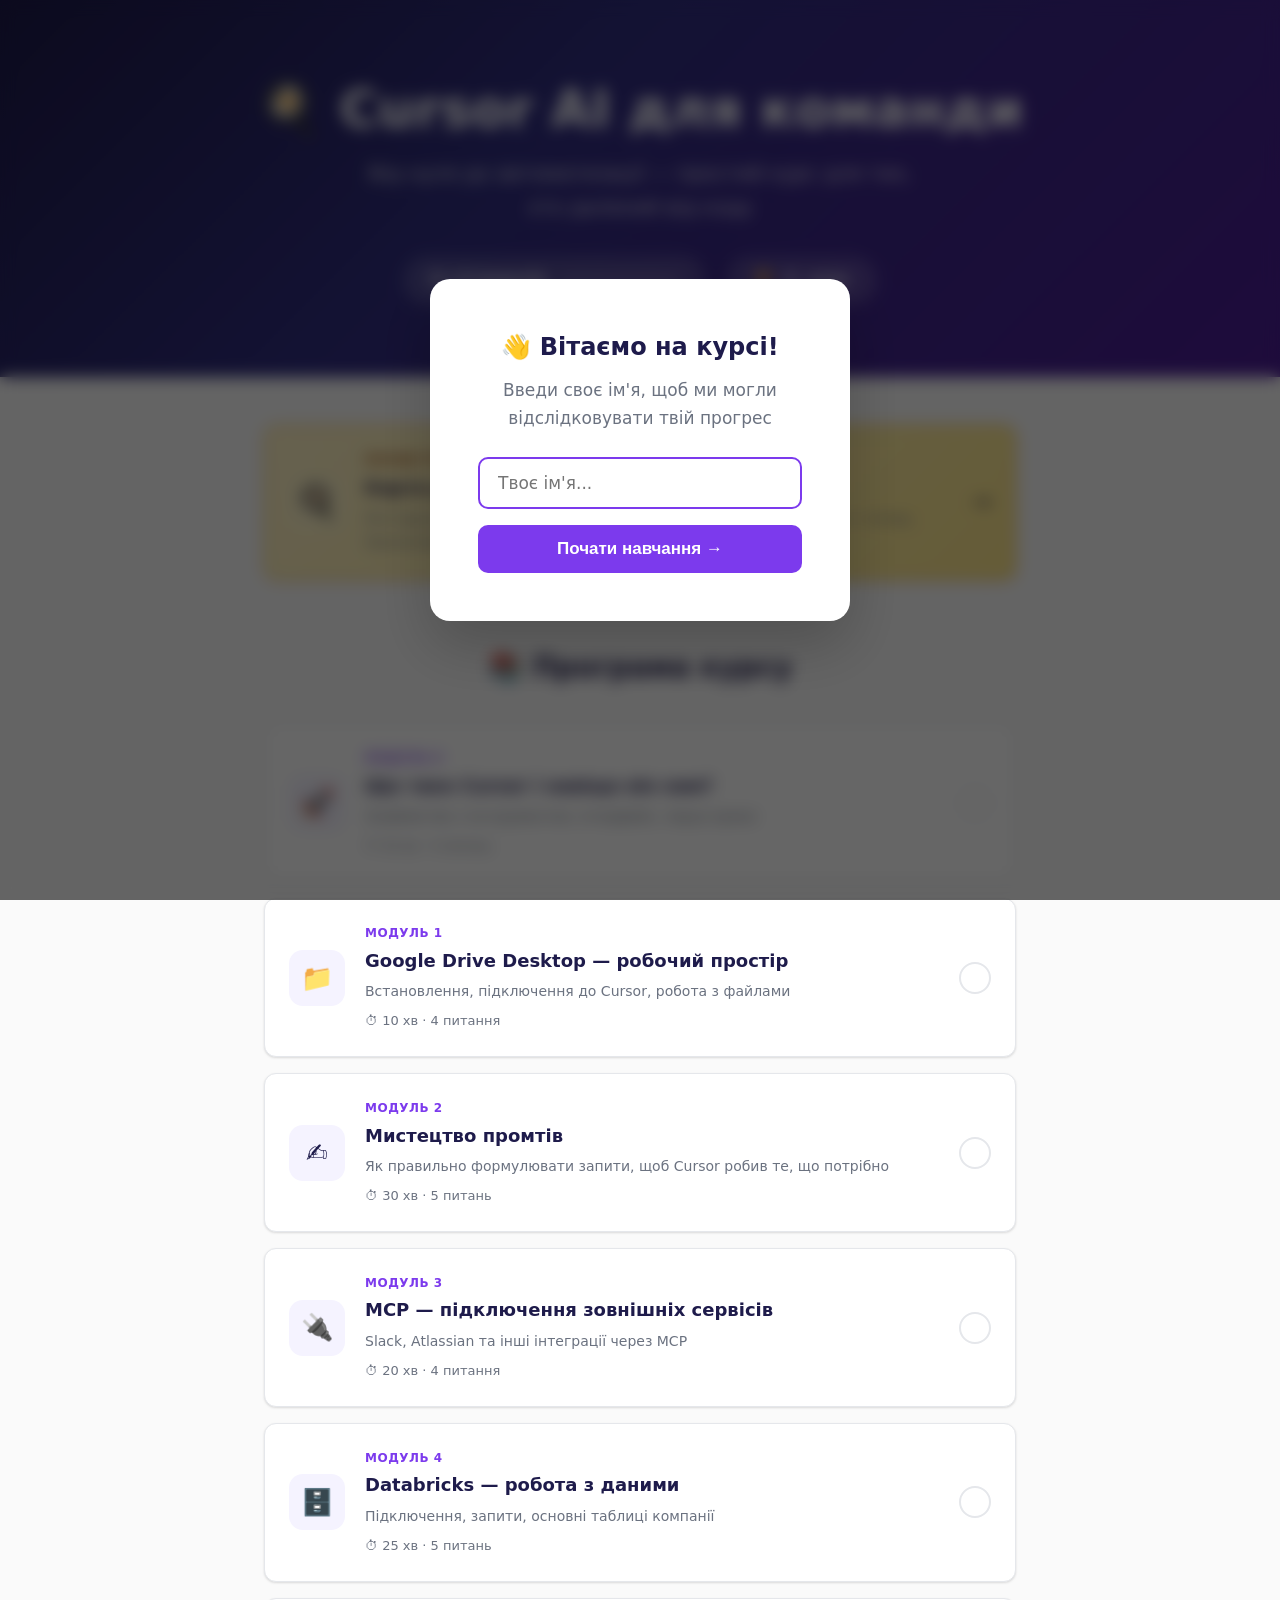
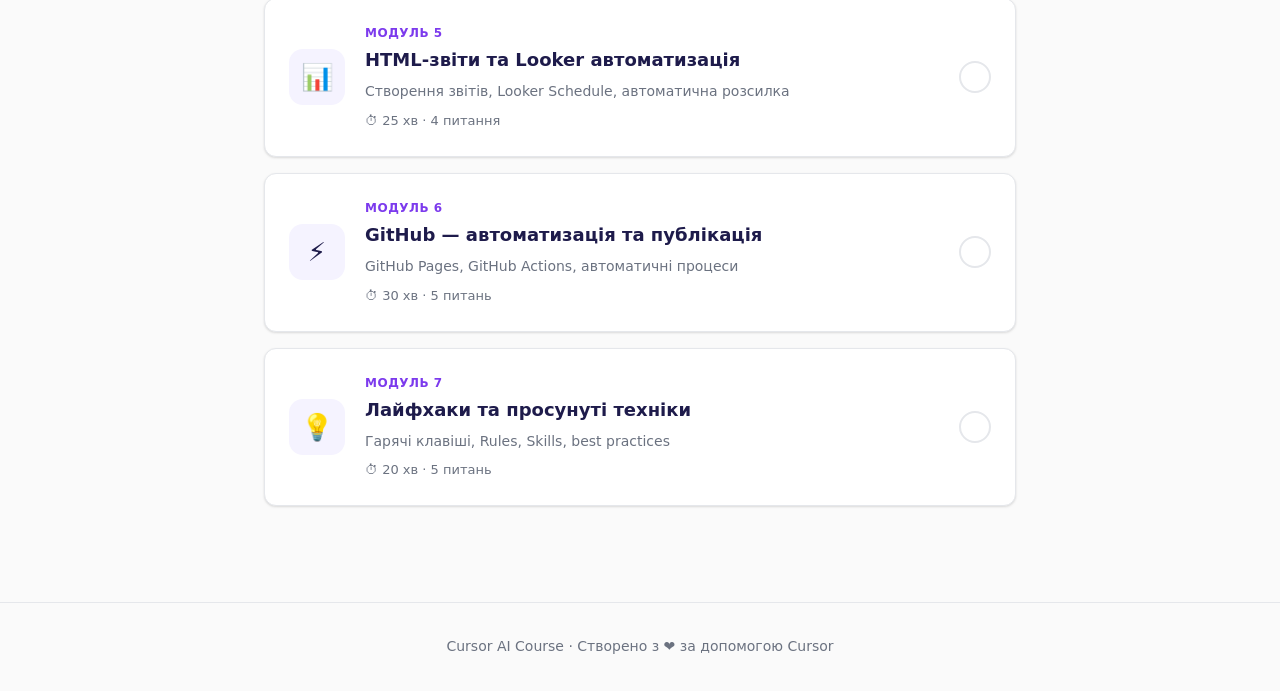
<file: index.html>
<!DOCTYPE html>
<html lang="uk">
<head>
    <meta charset="UTF-8">
    <meta name="viewport" content="width=device-width, initial-scale=1.0">
    <title>Cursor AI — Курс для команди</title>
    <link rel="stylesheet" href="css/styles.css">
    <link rel="icon" href="data:image/svg+xml,<svg xmlns='http://www.w3.org/2000/svg' viewBox='0 0 100 100'><text y='.9em' font-size='90'>🎓</text></svg>">
</head>
<body>

    <!-- Name Input Overlay -->
    <div id="name-overlay" class="name-overlay hidden">
        <div class="name-card">
            <h2>👋 Вітаємо на курсі!</h2>
            <p>Введи своє ім'я, щоб ми могли відслідковувати твій прогрес</p>
            <input type="text" class="name-input" placeholder="Твоє ім'я..." autofocus>
            <button class="name-submit">Почати навчання →</button>
        </div>
    </div>

    <!-- Hero Section -->
    <header class="course-hero">
        <h1>🍳 Cursor AI для команди</h1>
        <p>Від нуля до автоматизації — простий курс для тих, хто далекий від коду</p>
        <div id="user-greeting" style="font-size:18px;margin-bottom:20px;opacity:0.9"></div>
        <div style="display:flex;gap:20px;justify-content:center;flex-wrap:wrap;margin-bottom:12px">
            <div class="hero-progress">
                <span class="hero-progress-label">0 з 8 модулів</span>
                <div class="hero-progress-bar">
                    <div class="hero-progress-fill" style="width: 0%"></div>
                </div>
            </div>
            <div class="hero-progress">
                <span>🏆</span>
                <span id="total-points">0</span>
                <span>очок</span>
            </div>
        </div>
    </header>

    <!-- Kitchen Map Banner -->
    <section class="modules-grid" style="padding-bottom: 0">
        <a href="modules/kitchen-map.html" class="module-card" style="background:linear-gradient(135deg,#fef3c7,#fde68a);border-color:#f59e0b;">
            <div class="module-card-icon" style="background:#fef3c7;font-size:32px">🍳</div>
            <div class="module-card-body">
                <div class="module-card-label" style="color:#92400e">Почни тут</div>
                <div class="module-card-title">Карта ресторану — як все працює разом</div>
                <div class="module-card-desc">Ресторанна аналогія: Cursor = кухня, AI = шеф-повар, Databricks = склад. Прочитай перед модулями!</div>
            </div>
            <div style="font-size:24px">→</div>
        </a>
    </section>

    <!-- Module Cards -->
    <section class="modules-grid">
        <h2>📚 Програма курсу</h2>

        <a href="modules/module-0.html" class="module-card" data-module="0">
            <div class="module-card-icon">🚀</div>
            <div class="module-card-body">
                <div class="module-card-label">Модуль 0</div>
                <div class="module-card-title">Що таке Cursor і навіщо він нам?</div>
                <div class="module-card-desc">Знайомство з інструментом, інтерфейс, перші кроки</div>
                <div class="module-card-meta">⏱ 15 хв · 5 питань</div>
            </div>
            <div class="module-card-status"></div>
        </a>

        <a href="modules/module-1.html" class="module-card" data-module="1">
            <div class="module-card-icon">📁</div>
            <div class="module-card-body">
                <div class="module-card-label">Модуль 1</div>
                <div class="module-card-title">Google Drive Desktop — робочий простір</div>
                <div class="module-card-desc">Встановлення, підключення до Cursor, робота з файлами</div>
                <div class="module-card-meta">⏱ 10 хв · 4 питання</div>
            </div>
            <div class="module-card-status"></div>
        </a>

        <a href="modules/module-2.html" class="module-card" data-module="2">
            <div class="module-card-icon">✍️</div>
            <div class="module-card-body">
                <div class="module-card-label">Модуль 2</div>
                <div class="module-card-title">Мистецтво промтів</div>
                <div class="module-card-desc">Як правильно формулювати запити, щоб Cursor робив те, що потрібно</div>
                <div class="module-card-meta">⏱ 30 хв · 5 питань</div>
            </div>
            <div class="module-card-status"></div>
        </a>

        <a href="modules/module-3.html" class="module-card" data-module="3">
            <div class="module-card-icon">🔌</div>
            <div class="module-card-body">
                <div class="module-card-label">Модуль 3</div>
                <div class="module-card-title">MCP — підключення зовнішніх сервісів</div>
                <div class="module-card-desc">Slack, Atlassian та інші інтеграції через MCP</div>
                <div class="module-card-meta">⏱ 20 хв · 4 питання</div>
            </div>
            <div class="module-card-status"></div>
        </a>

        <a href="modules/module-4.html" class="module-card" data-module="4">
            <div class="module-card-icon">🗄️</div>
            <div class="module-card-body">
                <div class="module-card-label">Модуль 4</div>
                <div class="module-card-title">Databricks — робота з даними</div>
                <div class="module-card-desc">Підключення, запити, основні таблиці компанії</div>
                <div class="module-card-meta">⏱ 25 хв · 5 питань</div>
            </div>
            <div class="module-card-status"></div>
        </a>

        <a href="modules/module-5.html" class="module-card" data-module="5">
            <div class="module-card-icon">📊</div>
            <div class="module-card-body">
                <div class="module-card-label">Модуль 5</div>
                <div class="module-card-title">HTML-звіти та Looker автоматизація</div>
                <div class="module-card-desc">Створення звітів, Looker Schedule, автоматична розсилка</div>
                <div class="module-card-meta">⏱ 25 хв · 4 питання</div>
            </div>
            <div class="module-card-status"></div>
        </a>

        <a href="modules/module-6.html" class="module-card" data-module="6">
            <div class="module-card-icon">⚡</div>
            <div class="module-card-body">
                <div class="module-card-label">Модуль 6</div>
                <div class="module-card-title">GitHub — автоматизація та публікація</div>
                <div class="module-card-desc">GitHub Pages, GitHub Actions, автоматичні процеси</div>
                <div class="module-card-meta">⏱ 30 хв · 5 питань</div>
            </div>
            <div class="module-card-status"></div>
        </a>

        <a href="modules/module-7.html" class="module-card" data-module="7">
            <div class="module-card-icon">💡</div>
            <div class="module-card-body">
                <div class="module-card-label">Модуль 7</div>
                <div class="module-card-title">Лайфхаки та просунуті техніки</div>
                <div class="module-card-desc">Гарячі клавіші, Rules, Skills, best practices</div>
                <div class="module-card-meta">⏱ 20 хв · 5 питань</div>
            </div>
            <div class="module-card-status"></div>
        </a>
    </section>

    <footer class="course-footer">
        <p>Cursor AI Course · Створено з ❤️ за допомогою Cursor</p>
    </footer>

    <script src="js/app.js"></script>
    <script>
        document.addEventListener('DOMContentLoaded', () => {
            updateProgressUI();
        });
    </script>
</body>
</html>
</file>
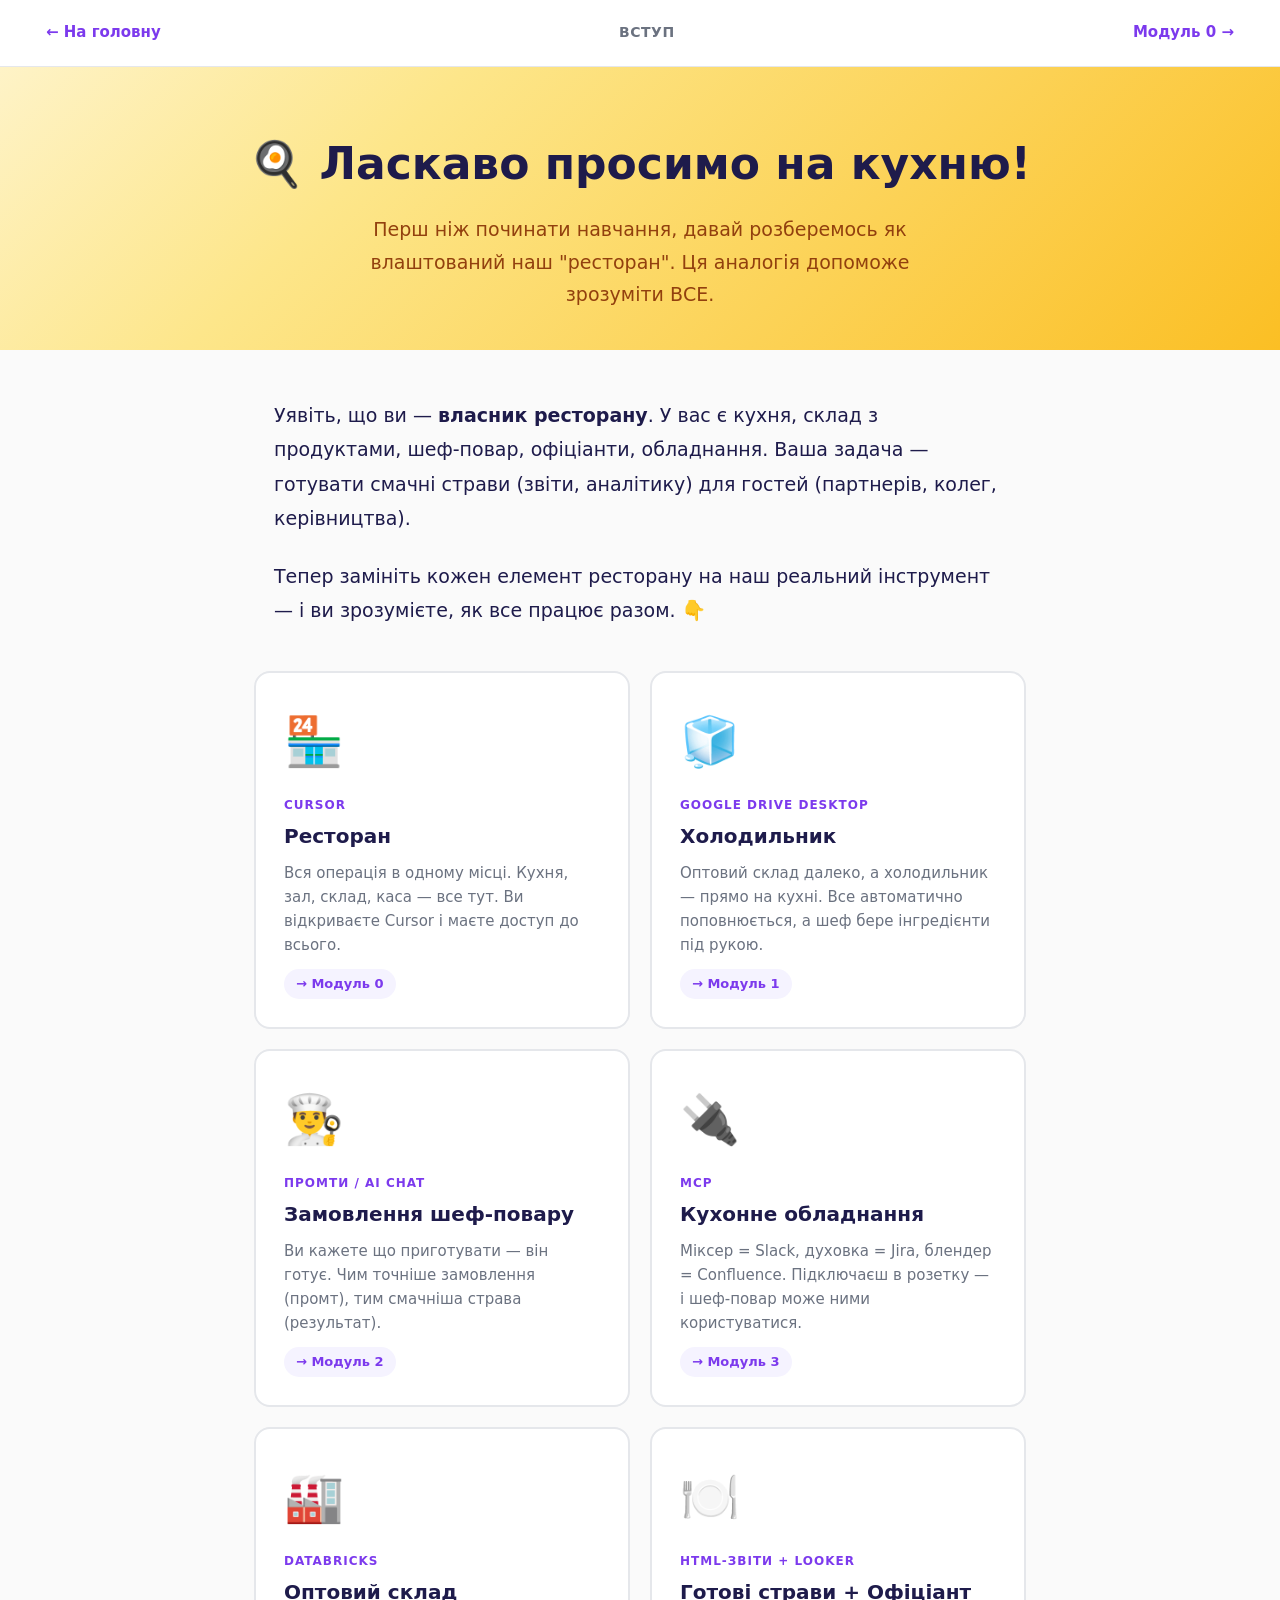
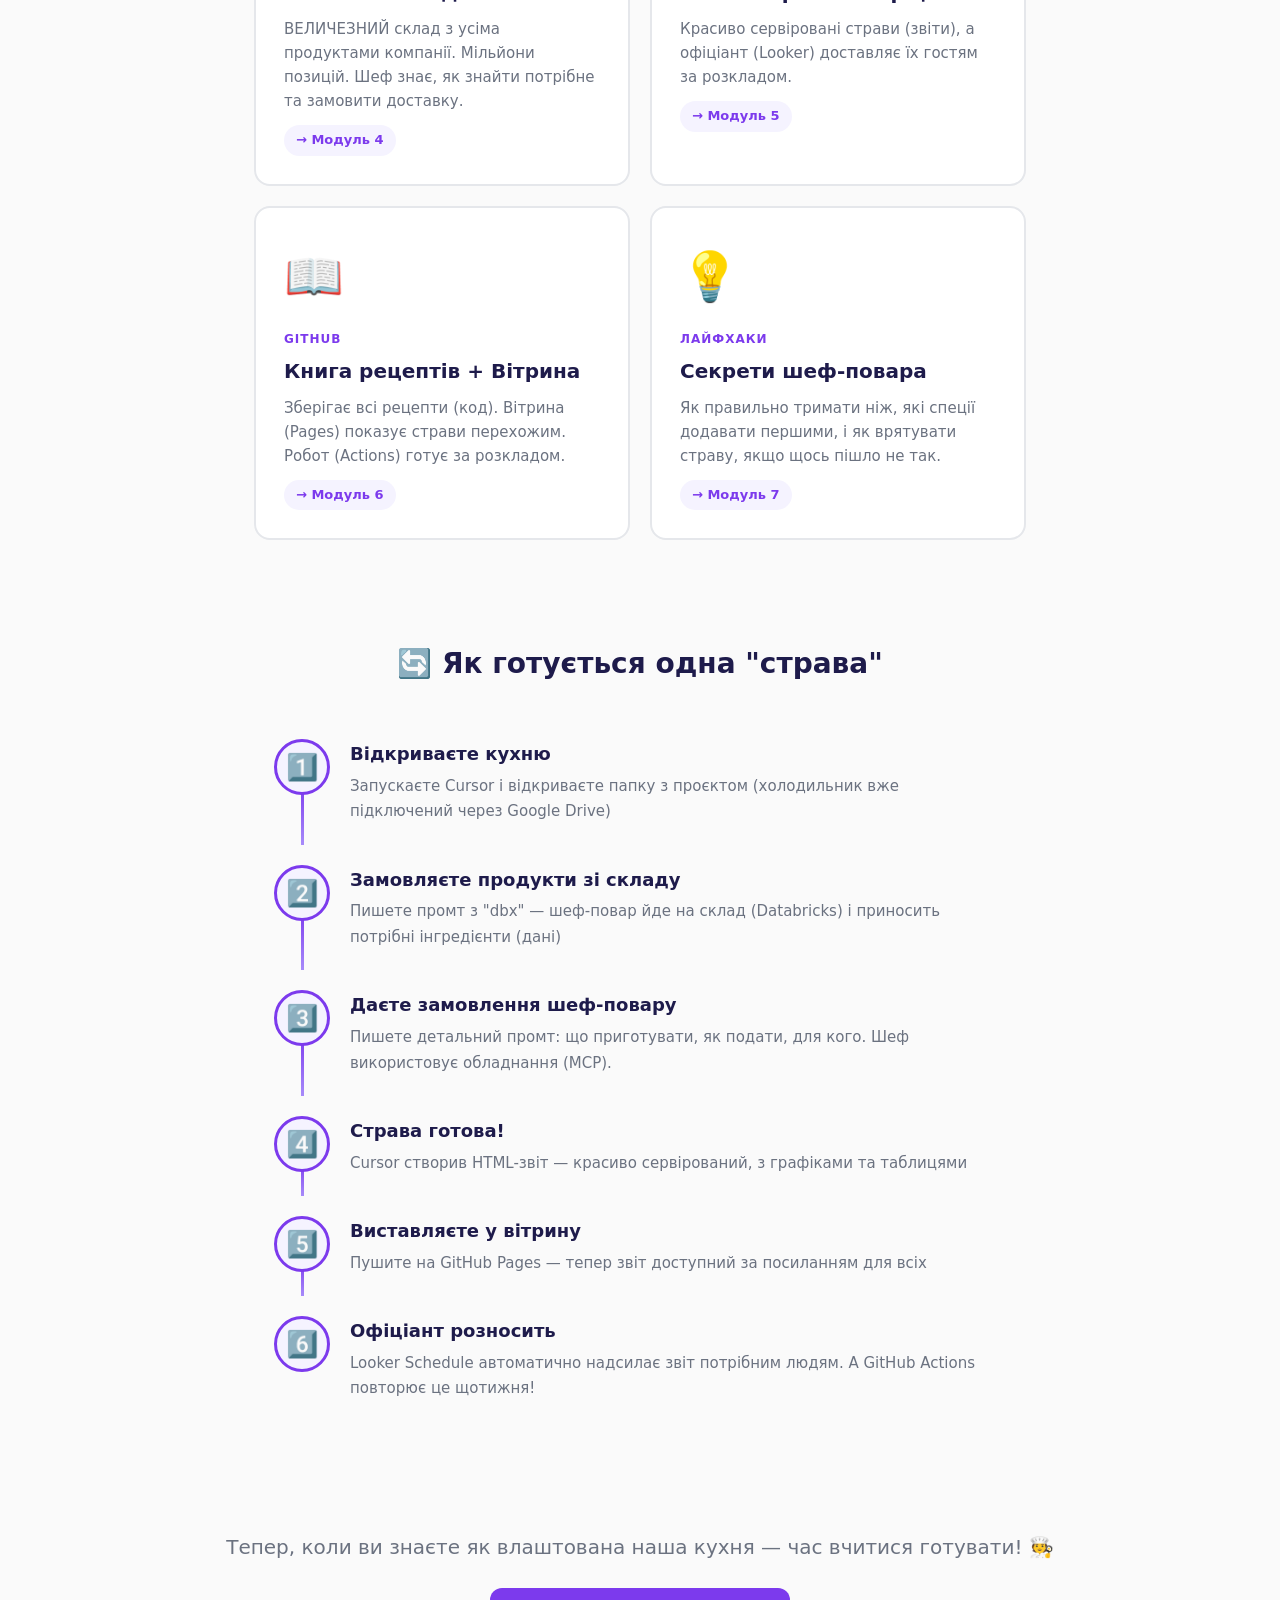
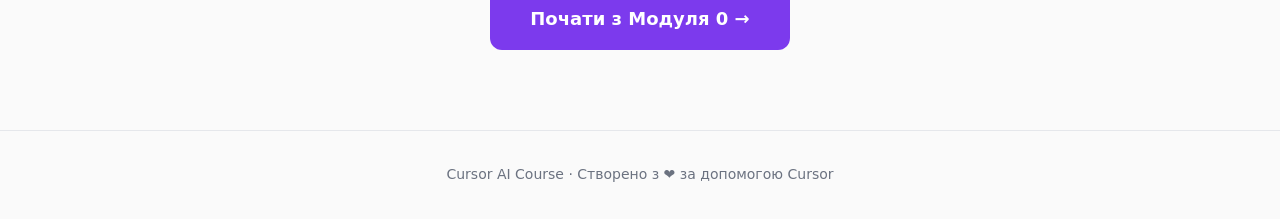
<file: modules/kitchen-map.html>
<!DOCTYPE html>
<html lang="uk">
<head>
    <meta charset="UTF-8">
    <meta name="viewport" content="width=device-width, initial-scale=1.0">
    <title>🍳 Карта ресторану | Cursor Course</title>
    <link rel="stylesheet" href="../css/styles.css">
    <link rel="icon" href="data:image/svg+xml,<svg xmlns='http://www.w3.org/2000/svg' viewBox='0 0 100 100'><text y='.9em' font-size='90'>🍳</text></svg>">
    <style>
        .kitchen-hero {
            text-align: center;
            padding: 60px 32px 40px;
            background: linear-gradient(135deg, #fef3c7 0%, #fde68a 30%, #fbbf24 100%);
        }
        .kitchen-hero h1 { font-size: clamp(28px, 5vw, 44px); margin-bottom: 12px; }
        .kitchen-hero p { font-size: 19px; color: #92400e; max-width: 600px; margin: 0 auto; }

        .kitchen-story {
            max-width: 780px; margin: 0 auto; padding: 48px 24px 20px;
        }
        .kitchen-story > p {
            font-size: 19px; line-height: 1.8; color: var(--text); margin-bottom: 24px;
        }

        .kitchen-grid {
            max-width: 820px; margin: 0 auto; padding: 0 24px 60px;
            display: grid; grid-template-columns: 1fr 1fr; gap: 20px;
        }
        @media (max-width: 640px) { .kitchen-grid { grid-template-columns: 1fr; } }

        .kitchen-card {
            background: var(--card-bg);
            border: 2px solid var(--border);
            border-radius: 16px;
            padding: 28px;
            transition: all 0.3s;
            position: relative;
            overflow: hidden;
        }
        .kitchen-card:hover {
            transform: translateY(-4px);
            box-shadow: 0 12px 30px rgba(0,0,0,0.1);
            border-color: var(--primary-light);
        }
        .kitchen-card-emoji {
            font-size: 48px;
            margin-bottom: 12px;
            display: block;
        }
        .kitchen-card-tool {
            font-size: 12px; font-weight: 700; text-transform: uppercase;
            letter-spacing: 1px; color: var(--primary); margin-bottom: 4px;
        }
        .kitchen-card-name {
            font-size: 20px; font-weight: 800; margin-bottom: 8px;
        }
        .kitchen-card-desc {
            font-size: 15px; color: var(--text-secondary); line-height: 1.6;
        }
        .kitchen-card-module {
            display: inline-block; margin-top: 12px;
            font-size: 13px; font-weight: 600; color: var(--primary);
            background: var(--primary-bg); padding: 4px 12px; border-radius: 20px;
            text-decoration: none;
        }
        .kitchen-card-module:hover { background: #ddd6fe; }

        .kitchen-flow {
            max-width: 780px; margin: 0 auto; padding: 40px 24px 60px;
        }
        .kitchen-flow h2 { text-align: center; font-size: 28px; margin-bottom: 32px; }

        .flow-step {
            display: flex; align-items: flex-start; gap: 20px;
            padding: 20px 0; position: relative;
        }
        .flow-step:not(:last-child)::after {
            content: ''; position: absolute; left: 27px; top: 64px; bottom: 0;
            width: 3px; background: linear-gradient(to bottom, var(--primary), var(--primary-light));
        }
        .flow-icon {
            flex-shrink: 0; width: 56px; height: 56px;
            background: var(--primary-bg); border: 3px solid var(--primary);
            border-radius: 50%; display: flex; align-items: center;
            justify-content: center; font-size: 26px; z-index: 1;
        }
        .flow-text h3 { font-size: 18px; margin-bottom: 4px; }
        .flow-text p { color: var(--text-secondary); font-size: 15px; margin: 0; }

        .kitchen-cta {
            text-align: center; padding: 48px 24px 80px;
        }
        .kitchen-cta a {
            display: inline-block; padding: 16px 40px;
            background: var(--primary); color: white; text-decoration: none;
            border-radius: 12px; font-size: 18px; font-weight: 700;
            transition: all 0.2s;
        }
        .kitchen-cta a:hover {
            background: var(--primary-dark); transform: translateY(-2px);
            box-shadow: 0 6px 20px rgba(124,58,237,0.3);
        }
    </style>
</head>
<body>

    <nav class="module-nav">
        <a href="../index.html" class="nav-home">← На головну</a>
        <span class="nav-title">Вступ</span>
        <a href="module-0.html" class="nav-next">Модуль 0 →</a>
    </nav>

    <header class="kitchen-hero">
        <h1>🍳 Ласкаво просимо на кухню!</h1>
        <p>Перш ніж починати навчання, давай розберемось як влаштований наш "ресторан". Ця аналогія допоможе зрозуміти ВСЕ.</p>
    </header>

    <section class="kitchen-story">
        <p>
            Уявіть, що ви — <strong>власник ресторану</strong>. У вас є кухня, склад з продуктами, шеф-повар, офіціанти, обладнання. Ваша задача — готувати смачні страви (звіти, аналітику) для гостей (партнерів, колег, керівництва).
        </p>
        <p>
            Тепер замініть кожен елемент ресторану на наш реальний інструмент — і ви зрозумієте, як все працює разом. 👇
        </p>
    </section>

    <section class="kitchen-grid">

        <div class="kitchen-card">
            <span class="kitchen-card-emoji">🏪</span>
            <div class="kitchen-card-tool">Cursor</div>
            <div class="kitchen-card-name">Ресторан</div>
            <div class="kitchen-card-desc">Вся операція в одному місці. Кухня, зал, склад, каса — все тут. Ви відкриваєте Cursor і маєте доступ до всього.</div>
            <a href="module-0.html" class="kitchen-card-module">→ Модуль 0</a>
        </div>

        <div class="kitchen-card">
            <span class="kitchen-card-emoji">🧊</span>
            <div class="kitchen-card-tool">Google Drive Desktop</div>
            <div class="kitchen-card-name">Холодильник</div>
            <div class="kitchen-card-desc">Оптовий склад далеко, а холодильник — прямо на кухні. Все автоматично поповнюється, а шеф бере інгредієнти під рукою.</div>
            <a href="module-1.html" class="kitchen-card-module">→ Модуль 1</a>
        </div>

        <div class="kitchen-card">
            <span class="kitchen-card-emoji">👨‍🍳</span>
            <div class="kitchen-card-tool">Промти / AI Chat</div>
            <div class="kitchen-card-name">Замовлення шеф-повару</div>
            <div class="kitchen-card-desc">Ви кажете що приготувати — він готує. Чим точніше замовлення (промт), тим смачніша страва (результат).</div>
            <a href="module-2.html" class="kitchen-card-module">→ Модуль 2</a>
        </div>

        <div class="kitchen-card">
            <span class="kitchen-card-emoji">🔌</span>
            <div class="kitchen-card-tool">MCP</div>
            <div class="kitchen-card-name">Кухонне обладнання</div>
            <div class="kitchen-card-desc">Міксер = Slack, духовка = Jira, блендер = Confluence. Підключаєш в розетку — і шеф-повар може ними користуватися.</div>
            <a href="module-3.html" class="kitchen-card-module">→ Модуль 3</a>
        </div>

        <div class="kitchen-card">
            <span class="kitchen-card-emoji">🏭</span>
            <div class="kitchen-card-tool">Databricks</div>
            <div class="kitchen-card-name">Оптовий склад</div>
            <div class="kitchen-card-desc">ВЕЛИЧЕЗНИЙ склад з усіма продуктами компанії. Мільйони позицій. Шеф знає, як знайти потрібне та замовити доставку.</div>
            <a href="module-4.html" class="kitchen-card-module">→ Модуль 4</a>
        </div>

        <div class="kitchen-card">
            <span class="kitchen-card-emoji">🍽️</span>
            <div class="kitchen-card-tool">HTML-звіти + Looker</div>
            <div class="kitchen-card-name">Готові страви + Офіціант</div>
            <div class="kitchen-card-desc">Красиво сервіровані страви (звіти), а офіціант (Looker) доставляє їх гостям за розкладом.</div>
            <a href="module-5.html" class="kitchen-card-module">→ Модуль 5</a>
        </div>

        <div class="kitchen-card">
            <span class="kitchen-card-emoji">📖</span>
            <div class="kitchen-card-tool">GitHub</div>
            <div class="kitchen-card-name">Книга рецептів + Вітрина</div>
            <div class="kitchen-card-desc">Зберігає всі рецепти (код). Вітрина (Pages) показує страви перехожим. Робот (Actions) готує за розкладом.</div>
            <a href="module-6.html" class="kitchen-card-module">→ Модуль 6</a>
        </div>

        <div class="kitchen-card">
            <span class="kitchen-card-emoji">💡</span>
            <div class="kitchen-card-tool">Лайфхаки</div>
            <div class="kitchen-card-name">Секрети шеф-повара</div>
            <div class="kitchen-card-desc">Як правильно тримати ніж, які спеції додавати першими, і як врятувати страву, якщо щось пішло не так.</div>
            <a href="module-7.html" class="kitchen-card-module">→ Модуль 7</a>
        </div>

    </section>

    <section class="kitchen-flow">
        <h2>🔄 Як готується одна "страва"</h2>

        <div class="flow-step">
            <div class="flow-icon">1️⃣</div>
            <div class="flow-text">
                <h3>Відкриваєте кухню</h3>
                <p>Запускаєте Cursor і відкриваєте папку з проєктом (холодильник вже підключений через Google Drive)</p>
            </div>
        </div>

        <div class="flow-step">
            <div class="flow-icon">2️⃣</div>
            <div class="flow-text">
                <h3>Замовляєте продукти зі складу</h3>
                <p>Пишете промт з "dbx" — шеф-повар йде на склад (Databricks) і приносить потрібні інгредієнти (дані)</p>
            </div>
        </div>

        <div class="flow-step">
            <div class="flow-icon">3️⃣</div>
            <div class="flow-text">
                <h3>Даєте замовлення шеф-повару</h3>
                <p>Пишете детальний промт: що приготувати, як подати, для кого. Шеф використовує обладнання (MCP).</p>
            </div>
        </div>

        <div class="flow-step">
            <div class="flow-icon">4️⃣</div>
            <div class="flow-text">
                <h3>Страва готова!</h3>
                <p>Cursor створив HTML-звіт — красиво сервірований, з графіками та таблицями</p>
            </div>
        </div>

        <div class="flow-step">
            <div class="flow-icon">5️⃣</div>
            <div class="flow-text">
                <h3>Виставляєте у вітрину</h3>
                <p>Пушите на GitHub Pages — тепер звіт доступний за посиланням для всіх</p>
            </div>
        </div>

        <div class="flow-step">
            <div class="flow-icon">6️⃣</div>
            <div class="flow-text">
                <h3>Офіціант розносить</h3>
                <p>Looker Schedule автоматично надсилає звіт потрібним людям. А GitHub Actions повторює це щотижня!</p>
            </div>
        </div>
    </section>

    <section class="kitchen-cta">
        <p style="font-size: 20px; margin-bottom: 24px; color: var(--text-secondary);">Тепер, коли ви знаєте як влаштована наша кухня — час вчитися готувати! 🧑‍🍳</p>
        <a href="module-0.html">Почати з Модуля 0 →</a>
    </section>

    <footer class="course-footer">
        <p>Cursor AI Course · Створено з ❤️ за допомогою Cursor</p>
    </footer>

</body>
</html>
</file>
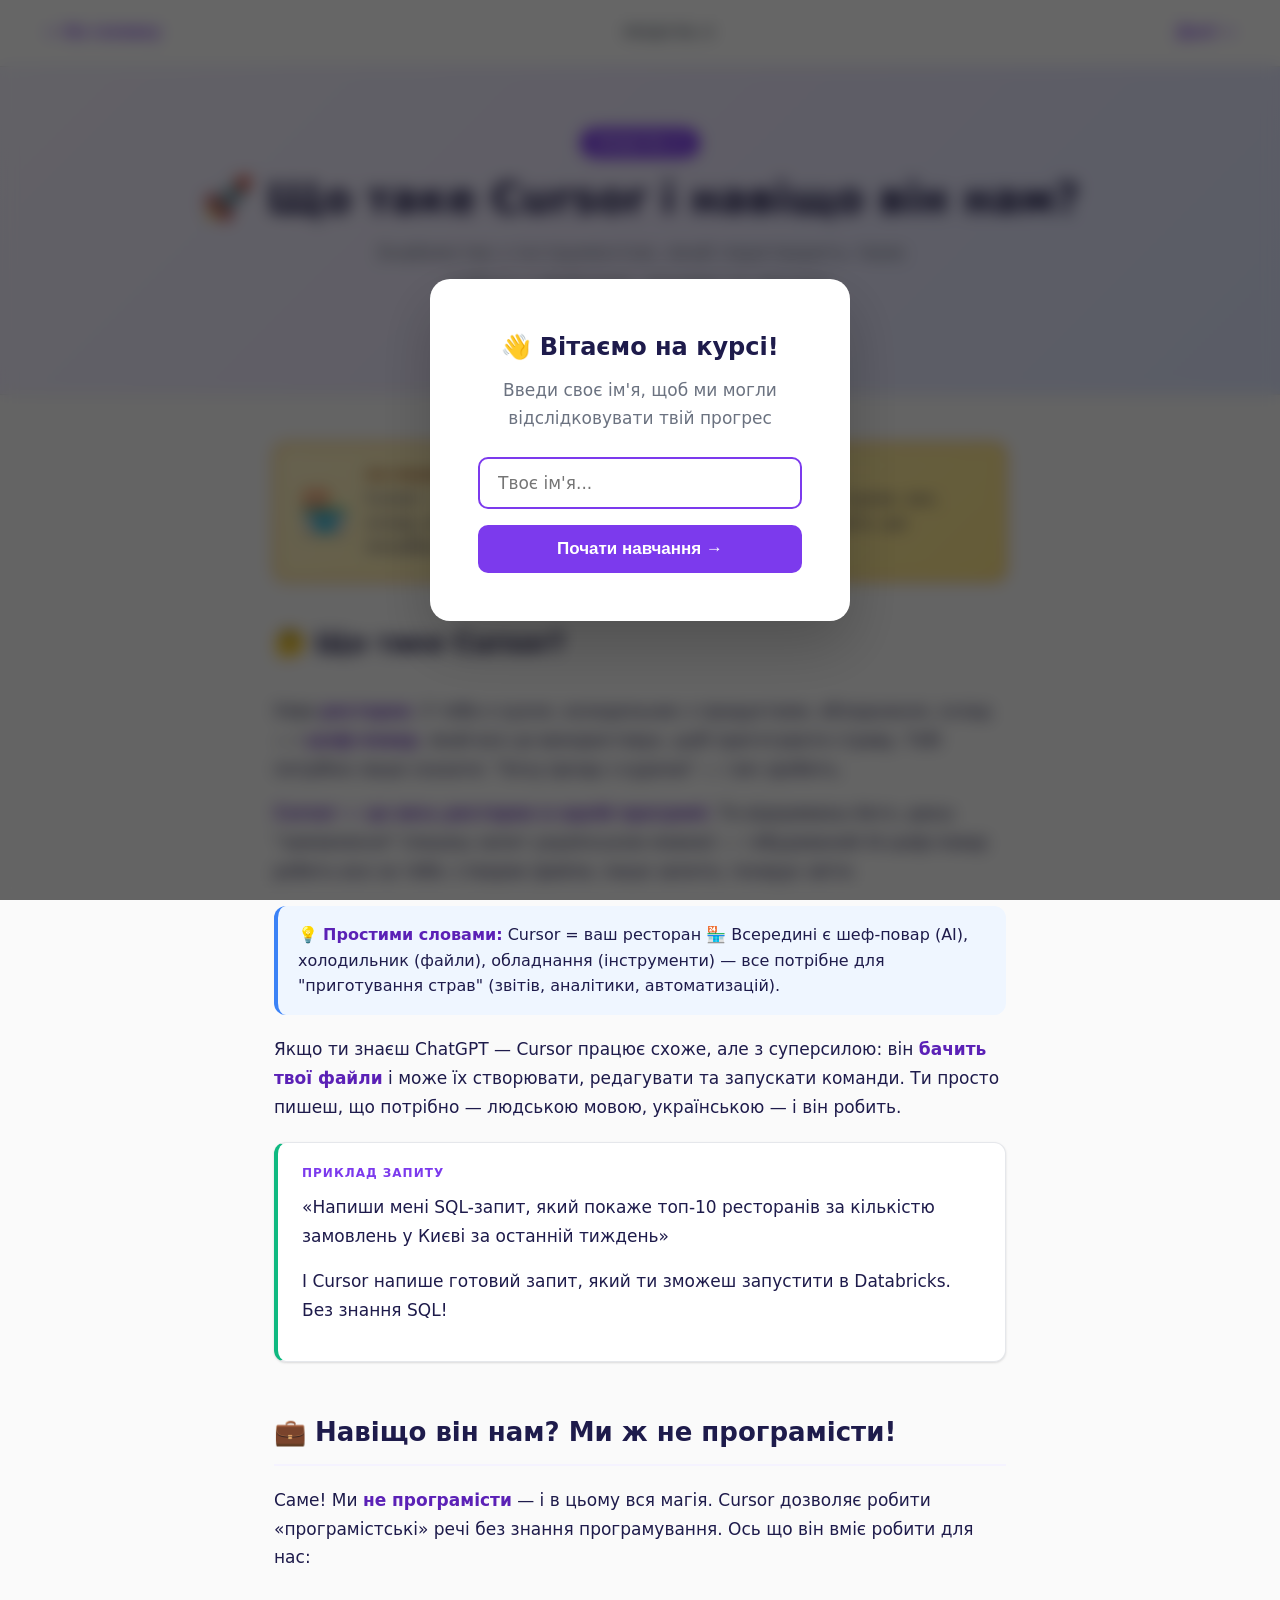
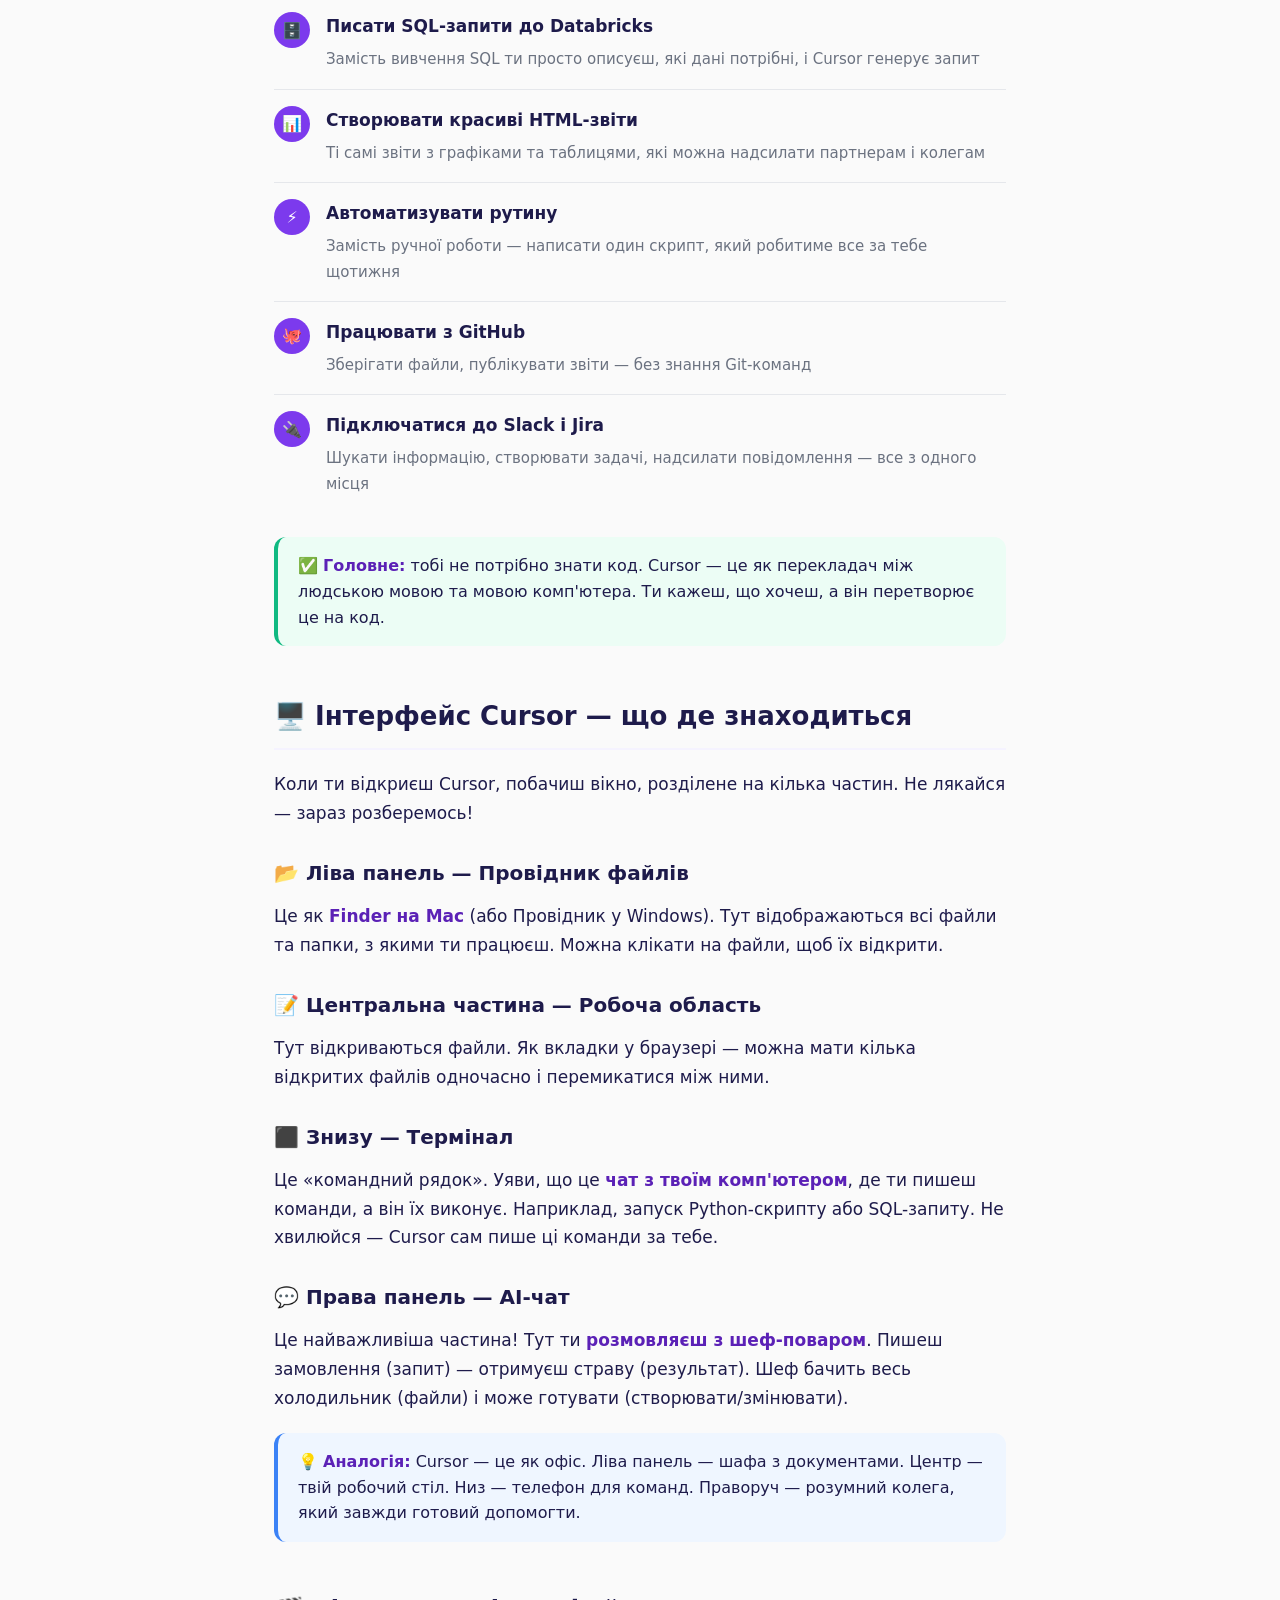
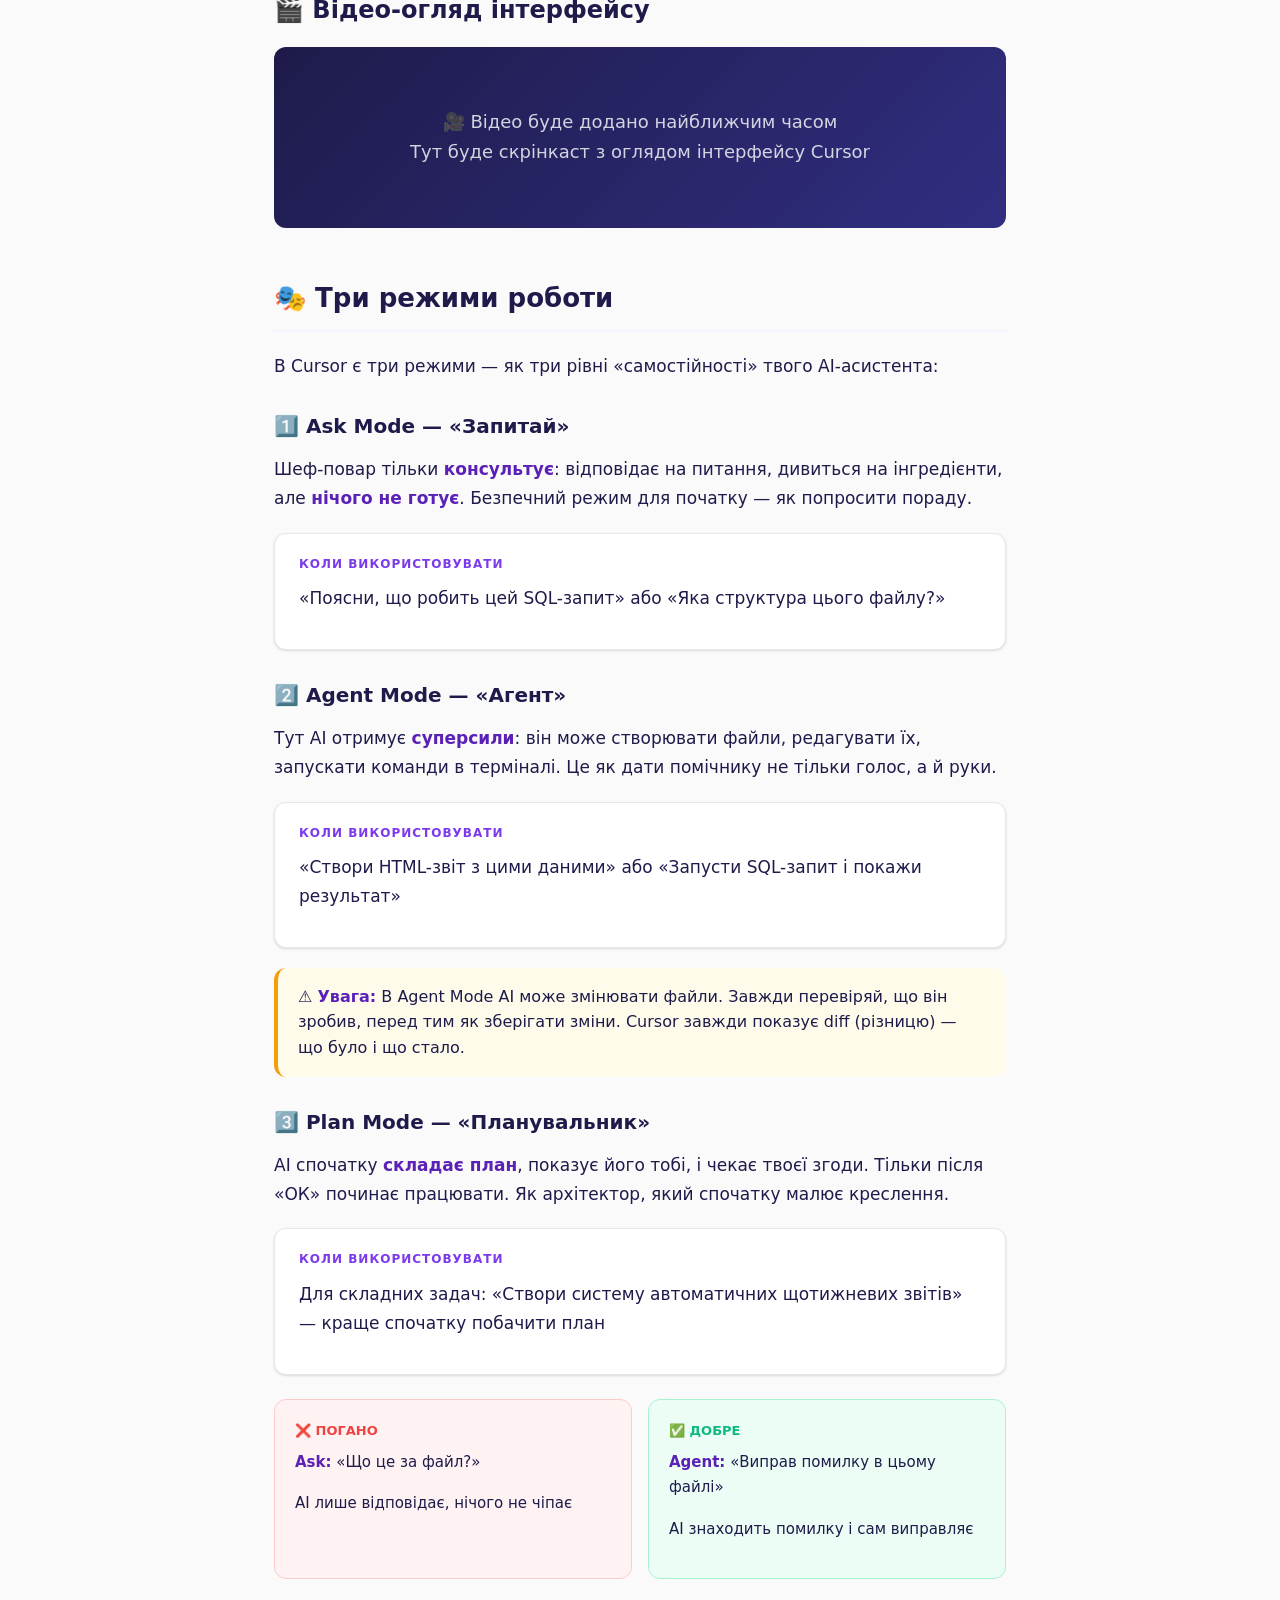
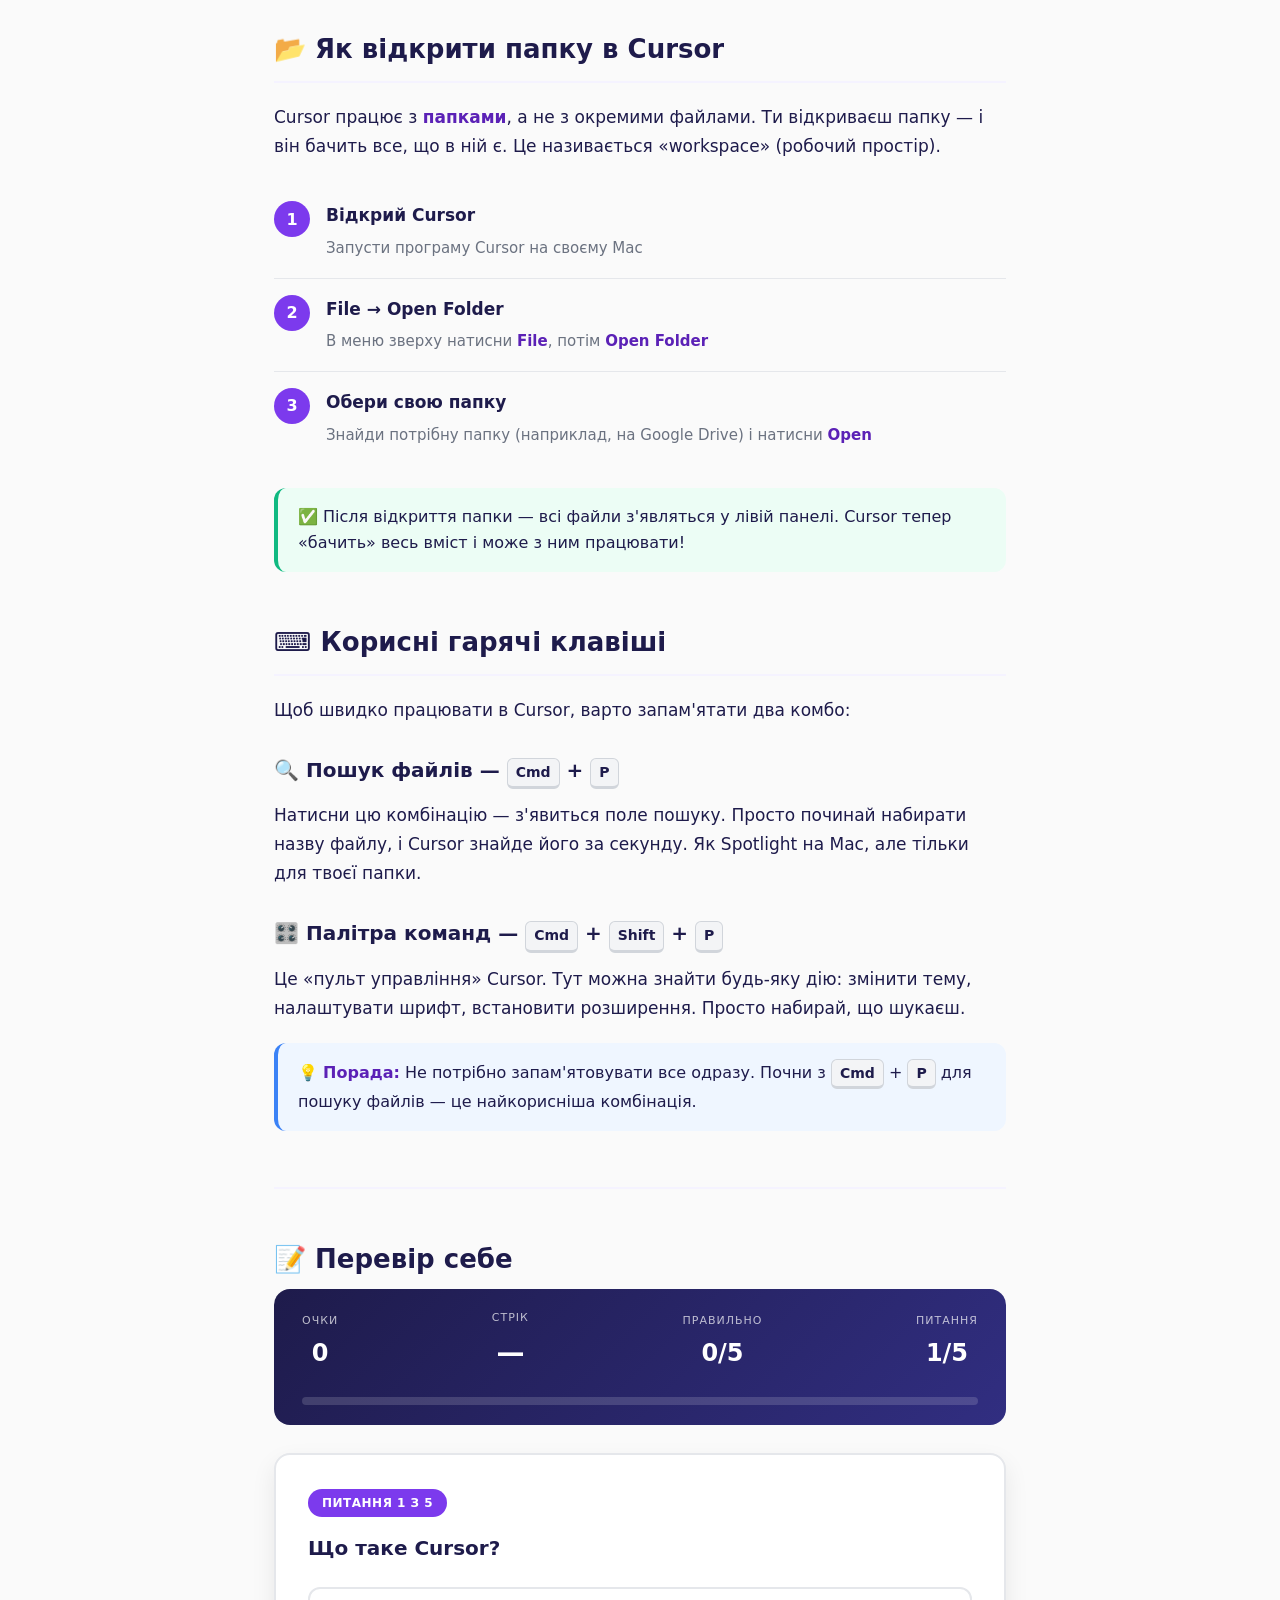
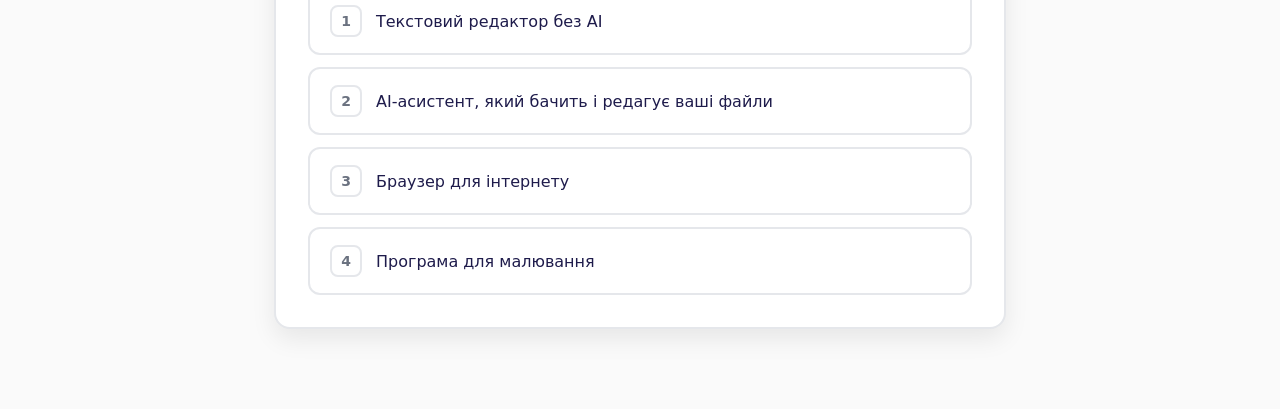
<file: modules/module-0.html>
<!DOCTYPE html>
<html lang="uk">
<head>
    <meta charset="UTF-8">
    <meta name="viewport" content="width=device-width, initial-scale=1.0">
    <title>Модуль 0 — Що таке Cursor і навіщо він нам?</title>
    <link rel="stylesheet" href="../css/styles.css">
    <link rel="icon" href="data:image/svg+xml,<svg xmlns='http://www.w3.org/2000/svg' viewBox='0 0 100 100'><text y='.9em' font-size='90'>🎓</text></svg>">
</head>
<body>

    <!-- Name Input Overlay -->
    <div id="name-overlay" class="name-overlay hidden">
        <div class="name-card">
            <h2>👋 Вітаємо на курсі!</h2>
            <p>Введи своє ім'я, щоб ми могли відслідковувати твій прогрес</p>
            <input type="text" class="name-input" placeholder="Твоє ім'я..." autofocus>
            <button class="name-submit">Почати навчання →</button>
        </div>
    </div>

    <!-- Navigation -->
    <nav class="module-nav">
        <a href="../index.html" class="nav-home">← На головну</a>
        <span class="nav-title">Модуль 0</span>
        <a href="module-1.html" class="nav-next">Далі →</a>
    </nav>

    <!-- Header -->
    <header class="module-header">
        <div class="module-number">Модуль 0</div>
        <h1>🚀 Що таке Cursor і навіщо він нам?</h1>
        <p class="module-desc">Знайомство з інструментом, який перетворить твою роботу з файлами, даними та звітами</p>
        <div class="module-meta">
            <span>⏱ 15 хвилин</span>
            <span>📝 5 питань</span>
            <span>🎯 Для початківців</span>
        </div>
    </header>

    <!-- Content -->
    <main class="module-content">

        <div class="kitchen-banner">
            <div class="kitchen-banner-icon">🏪</div>
            <div class="kitchen-banner-text">
                <strong>На нашій кухні це:</strong>
                Cursor — це ваш ресторан. Вся операція в одному місці: кухня, зал, склад, каса. Відкриваєте Cursor — і маєте доступ до всього, що потрібно для роботи.
            </div>
        </div>

        <!-- Lesson 1: What is Cursor -->
        <section class="lesson">
            <h2>🤔 Що таке Cursor?</h2>

            <p>Уяви <strong>ресторан</strong>. У тебе є кухня, холодильник з продуктами, обладнання, склад — і <strong>шеф-повар</strong>, який все це використовує, щоб приготувати страву. Тобі потрібно лише сказати: "Хочу Цезар з куркою" — і він зробить.</p>

            <p><strong>Cursor — це весь ресторан в одній програмі.</strong> Ти відкриваєш його, даєш "замовлення" (пишеш запит українською мовою) — і вбудований AI-шеф-повар робить все за тебе: створює файли, пише запити, генерує звіти.</p>

            <div class="info-box">
                💡 <strong>Простими словами:</strong> Cursor = ваш ресторан 🏪 Всередині є шеф-повар (AI), холодильник (файли), обладнання (інструменти) — все потрібне для "приготування страв" (звітів, аналітики, автоматизацій).
            </div>

            <p>Якщо ти знаєш ChatGPT — Cursor працює схоже, але з суперсилою: він <strong>бачить твої файли</strong> і може їх створювати, редагувати та запускати команди. Ти просто пишеш, що потрібно — людською мовою, українською — і він робить.</p>

            <div class="example-box example-good">
                <div class="example-label">Приклад запиту</div>
                <p>«Напиши мені SQL-запит, який покаже топ-10 ресторанів за кількістю замовлень у Києві за останній тиждень»</p>
                <p>І Cursor напише готовий запит, який ти зможеш запустити в Databricks. Без знання SQL!</p>
            </div>
        </section>

        <!-- Lesson 2: Why do we need it -->
        <section class="lesson">
            <h2>💼 Навіщо він нам? Ми ж не програмісти!</h2>

            <p>Саме! Ми <strong>не програмісти</strong> — і в цьому вся магія. Cursor дозволяє робити «програмістські» речі без знання програмування. Ось що він вміє робити для нас:</p>

            <div class="step-by-step">
                <div class="step">
                    <div class="step-number">🗄️</div>
                    <div class="step-content">
                        <h3>Писати SQL-запити до Databricks</h3>
                        <p>Замість вивчення SQL ти просто описуєш, які дані потрібні, і Cursor генерує запит</p>
                    </div>
                </div>
                <div class="step">
                    <div class="step-number">📊</div>
                    <div class="step-content">
                        <h3>Створювати красиві HTML-звіти</h3>
                        <p>Ті самі звіти з графіками та таблицями, які можна надсилати партнерам і колегам</p>
                    </div>
                </div>
                <div class="step">
                    <div class="step-number">⚡</div>
                    <div class="step-content">
                        <h3>Автоматизувати рутину</h3>
                        <p>Замість ручної роботи — написати один скрипт, який робитиме все за тебе щотижня</p>
                    </div>
                </div>
                <div class="step">
                    <div class="step-number">🐙</div>
                    <div class="step-content">
                        <h3>Працювати з GitHub</h3>
                        <p>Зберігати файли, публікувати звіти — без знання Git-команд</p>
                    </div>
                </div>
                <div class="step">
                    <div class="step-number">🔌</div>
                    <div class="step-content">
                        <h3>Підключатися до Slack і Jira</h3>
                        <p>Шукати інформацію, створювати задачі, надсилати повідомлення — все з одного місця</p>
                    </div>
                </div>
            </div>

            <div class="success-box">
                ✅ <strong>Головне:</strong> тобі не потрібно знати код. Cursor — це як перекладач між людською мовою та мовою комп'ютера. Ти кажеш, що хочеш, а він перетворює це на код.
            </div>
        </section>

        <!-- Lesson 3: Interface -->
        <section class="lesson">
            <h2>🖥️ Інтерфейс Cursor — що де знаходиться</h2>

            <p>Коли ти відкриєш Cursor, побачиш вікно, розділене на кілька частин. Не лякайся — зараз розберемось!</p>

            <h3>📂 Ліва панель — Провідник файлів</h3>
            <p>Це як <strong>Finder на Mac</strong> (або Провідник у Windows). Тут відображаються всі файли та папки, з якими ти працюєш. Можна клікати на файли, щоб їх відкрити.</p>

            <h3>📝 Центральна частина — Робоча область</h3>
            <p>Тут відкриваються файли. Як вкладки у браузері — можна мати кілька відкритих файлів одночасно і перемикатися між ними.</p>

            <h3>⬛ Знизу — Термінал</h3>
            <p>Це «командний рядок». Уяви, що це <strong>чат з твоїм комп'ютером</strong>, де ти пишеш команди, а він їх виконує. Наприклад, запуск Python-скрипту або SQL-запиту. Не хвилюйся — Cursor сам пише ці команди за тебе.</p>

            <h3>💬 Права панель — AI-чат</h3>
            <p>Це найважливіша частина! Тут ти <strong>розмовляєш з шеф-поваром</strong>. Пишеш замовлення (запит) — отримуєш страву (результат). Шеф бачить весь холодильник (файли) і може готувати (створювати/змінювати).</p>

            <div class="info-box">
                💡 <strong>Аналогія:</strong> Cursor — це як офіс. Ліва панель — шафа з документами. Центр — твій робочий стіл. Низ — телефон для команд. Праворуч — розумний колега, який завжди готовий допомогти.
            </div>
        </section>

        <!-- Video section -->
        <section class="video-section">
            <h2>🎬 Відео-огляд інтерфейсу</h2>
            <div class="video-placeholder">
                <p>🎥 Відео буде додано найближчим часом</p>
                <p>Тут буде скрінкаст з оглядом інтерфейсу Cursor</p>
            </div>
        </section>

        <!-- Lesson 4: Three modes -->
        <section class="lesson">
            <h2>🎭 Три режими роботи</h2>

            <p>В Cursor є три режими — як три рівні «самостійності» твого AI-асистента:</p>

            <h3>1️⃣ Ask Mode — «Запитай»</h3>
            <p>Шеф-повар тільки <strong>консультує</strong>: відповідає на питання, дивиться на інгредієнти, але <strong>нічого не готує</strong>. Безпечний режим для початку — як попросити пораду.</p>
            <div class="example-box">
                <div class="example-label">Коли використовувати</div>
                <p>«Поясни, що робить цей SQL-запит» або «Яка структура цього файлу?»</p>
            </div>

            <h3>2️⃣ Agent Mode — «Агент»</h3>
            <p>Тут AI отримує <strong>суперсили</strong>: він може створювати файли, редагувати їх, запускати команди в терміналі. Це як дати помічнику не тільки голос, а й руки.</p>
            <div class="example-box">
                <div class="example-label">Коли використовувати</div>
                <p>«Створи HTML-звіт з цими даними» або «Запусти SQL-запит і покажи результат»</p>
            </div>

            <div class="warning-box">
                ⚠️ <strong>Увага:</strong> В Agent Mode AI може змінювати файли. Завжди перевіряй, що він зробив, перед тим як зберігати зміни. Cursor завжди показує diff (різницю) — що було і що стало.
            </div>

            <h3>3️⃣ Plan Mode — «Планувальник»</h3>
            <p>AI спочатку <strong>складає план</strong>, показує його тобі, і чекає твоєї згоди. Тільки після «ОК» починає працювати. Як архітектор, який спочатку малює креслення.</p>
            <div class="example-box">
                <div class="example-label">Коли використовувати</div>
                <p>Для складних задач: «Створи систему автоматичних щотижневих звітів» — краще спочатку побачити план</p>
            </div>

            <div class="comparison">
                <div class="comparison-bad">
                    <p><strong>Ask:</strong> «Що це за файл?»</p>
                    <p>AI лише відповідає, нічого не чіпає</p>
                </div>
                <div class="comparison-good">
                    <p><strong>Agent:</strong> «Виправ помилку в цьому файлі»</p>
                    <p>AI знаходить помилку і сам виправляє</p>
                </div>
            </div>
        </section>

        <!-- Lesson 5: How to open a folder -->
        <section class="lesson">
            <h2>📂 Як відкрити папку в Cursor</h2>

            <p>Cursor працює з <strong>папками</strong>, а не з окремими файлами. Ти відкриваєш папку — і він бачить все, що в ній є. Це називається «workspace» (робочий простір).</p>

            <div class="step-by-step">
                <div class="step">
                    <div class="step-number">1</div>
                    <div class="step-content">
                        <h3>Відкрий Cursor</h3>
                        <p>Запусти програму Cursor на своєму Mac</p>
                    </div>
                </div>
                <div class="step">
                    <div class="step-number">2</div>
                    <div class="step-content">
                        <h3>File → Open Folder</h3>
                        <p>В меню зверху натисни <strong>File</strong>, потім <strong>Open Folder</strong></p>
                    </div>
                </div>
                <div class="step">
                    <div class="step-number">3</div>
                    <div class="step-content">
                        <h3>Обери свою папку</h3>
                        <p>Знайди потрібну папку (наприклад, на Google Drive) і натисни <strong>Open</strong></p>
                    </div>
                </div>
            </div>

            <div class="success-box">
                ✅ Після відкриття папки — всі файли з'являться у лівій панелі. Cursor тепер «бачить» весь вміст і може з ним працювати!
            </div>
        </section>

        <!-- Lesson 6: Navigation shortcuts -->
        <section class="lesson">
            <h2>⌨️ Корисні гарячі клавіші</h2>

            <p>Щоб швидко працювати в Cursor, варто запам'ятати два комбо:</p>

            <h3>🔍 Пошук файлів — <kbd>Cmd</kbd> + <kbd>P</kbd></h3>
            <p>Натисни цю комбінацію — з'явиться поле пошуку. Просто починай набирати назву файлу, і Cursor знайде його за секунду. Як Spotlight на Mac, але тільки для твоєї папки.</p>

            <h3>🎛️ Палітра команд — <kbd>Cmd</kbd> + <kbd>Shift</kbd> + <kbd>P</kbd></h3>
            <p>Це «пульт управління» Cursor. Тут можна знайти будь-яку дію: змінити тему, налаштувати шрифт, встановити розширення. Просто набирай, що шукаєш.</p>

            <div class="info-box">
                💡 <strong>Порада:</strong> Не потрібно запам'ятовувати все одразу. Почни з <kbd>Cmd</kbd> + <kbd>P</kbd> для пошуку файлів — це найкорисніша комбінація.
            </div>
        </section>

        <!-- Quiz -->
        <section class="quiz-section" id="quiz">
            <h2>📝 Перевір себе</h2>
            <div id="quiz-container"></div>
        </section>

    </main>

    <script src="../js/app.js"></script>
    <script>
        document.addEventListener('DOMContentLoaded', () => {
            initQuiz(0, [
        {
            type: "choice",
            question: "Що таке Cursor?",
            options: [
                "Текстовий редактор без AI",
                "AI-асистент, який бачить і редагує ваші файли",
                "Браузер для інтернету",
                "Програма для малювання"
            ],
            correct: 1,
            explanation: "Cursor — це AI-асистент (шеф-повар 👨‍🍳), який може бачити всі файли у вашій папці та створювати/редагувати їх за вашим запитом."
        },
        {
            type: "truefalse",
            statement: "В режимі Ask Cursor може створювати та змінювати файли на вашому комп'ютері.",
            correct: false,
            explanation: "Ask — це режим \"тільки розмова\". Він відповідає на питання, але НЕ змінює файли. Для змін потрібен режим Agent."
        },
        {
            type: "choice",
            question: "Який режим Cursor найбільш потужний — може створювати файли, запускати команди та виконувати складні завдання?",
            options: ["Ask", "Plan", "Agent", "Debug"],
            correct: 2,
            explanation: "Agent — це ваш шеф-повар на повну потужність 👨‍🍳 Він може все: створювати, редагувати, запускати команди."
        },
        {
            type: "match",
            question: "З'єднай елементи інтерфейсу Cursor з їх функцією:",
            pairs: [
                { left: "Ліва панель", right: "Файловий провідник" },
                { left: "Центральна зона", right: "Редактор файлів" },
                { left: "Нижня панель", right: "Термінал" },
                { left: "Права панель", right: "AI чат" }
            ]
        },
        {
            type: "truefalse",
            statement: "Cmd+P дозволяє швидко знайти та відкрити будь-який файл у Cursor.",
            correct: true,
            explanation: "Так! Cmd+P — це швидкий пошук файлів. Одна з найкорисніших гарячих клавіш!"
        }
    ]);
        });
    </script>
</body>
</html>
</file>
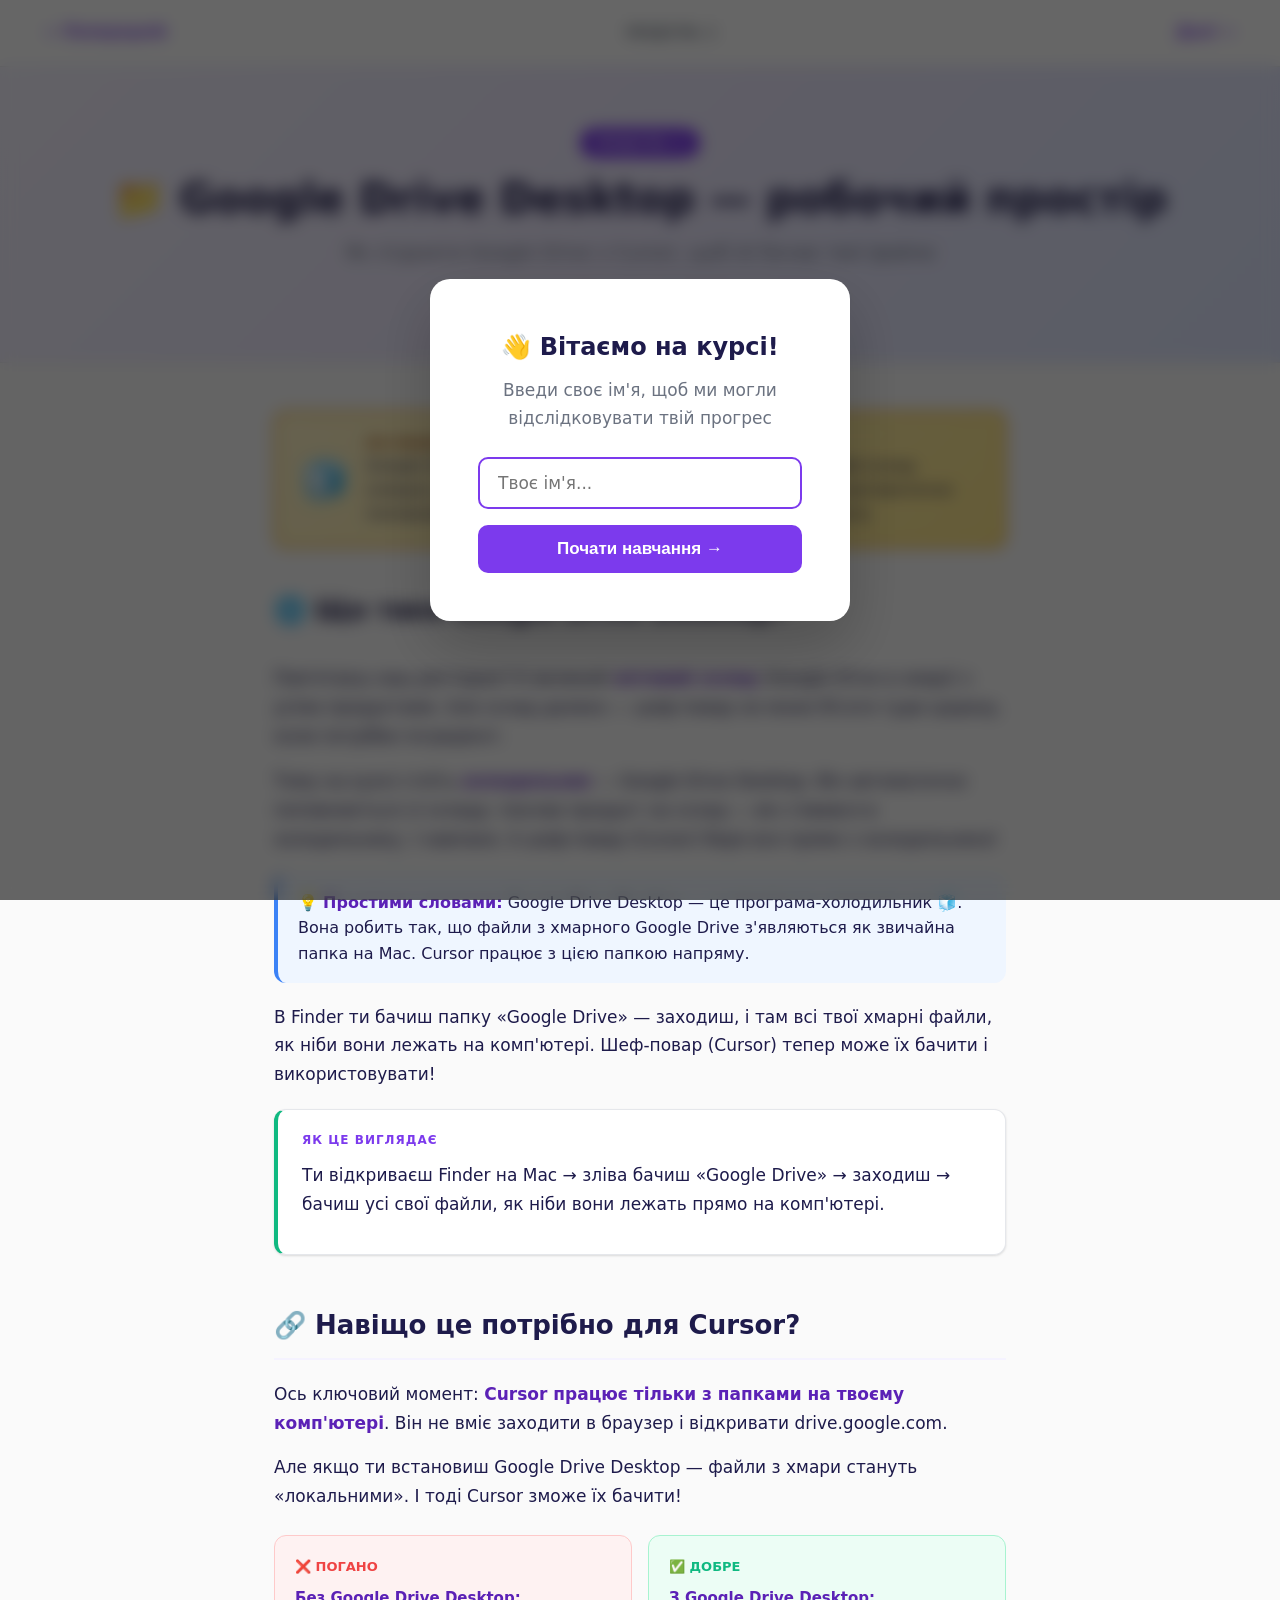
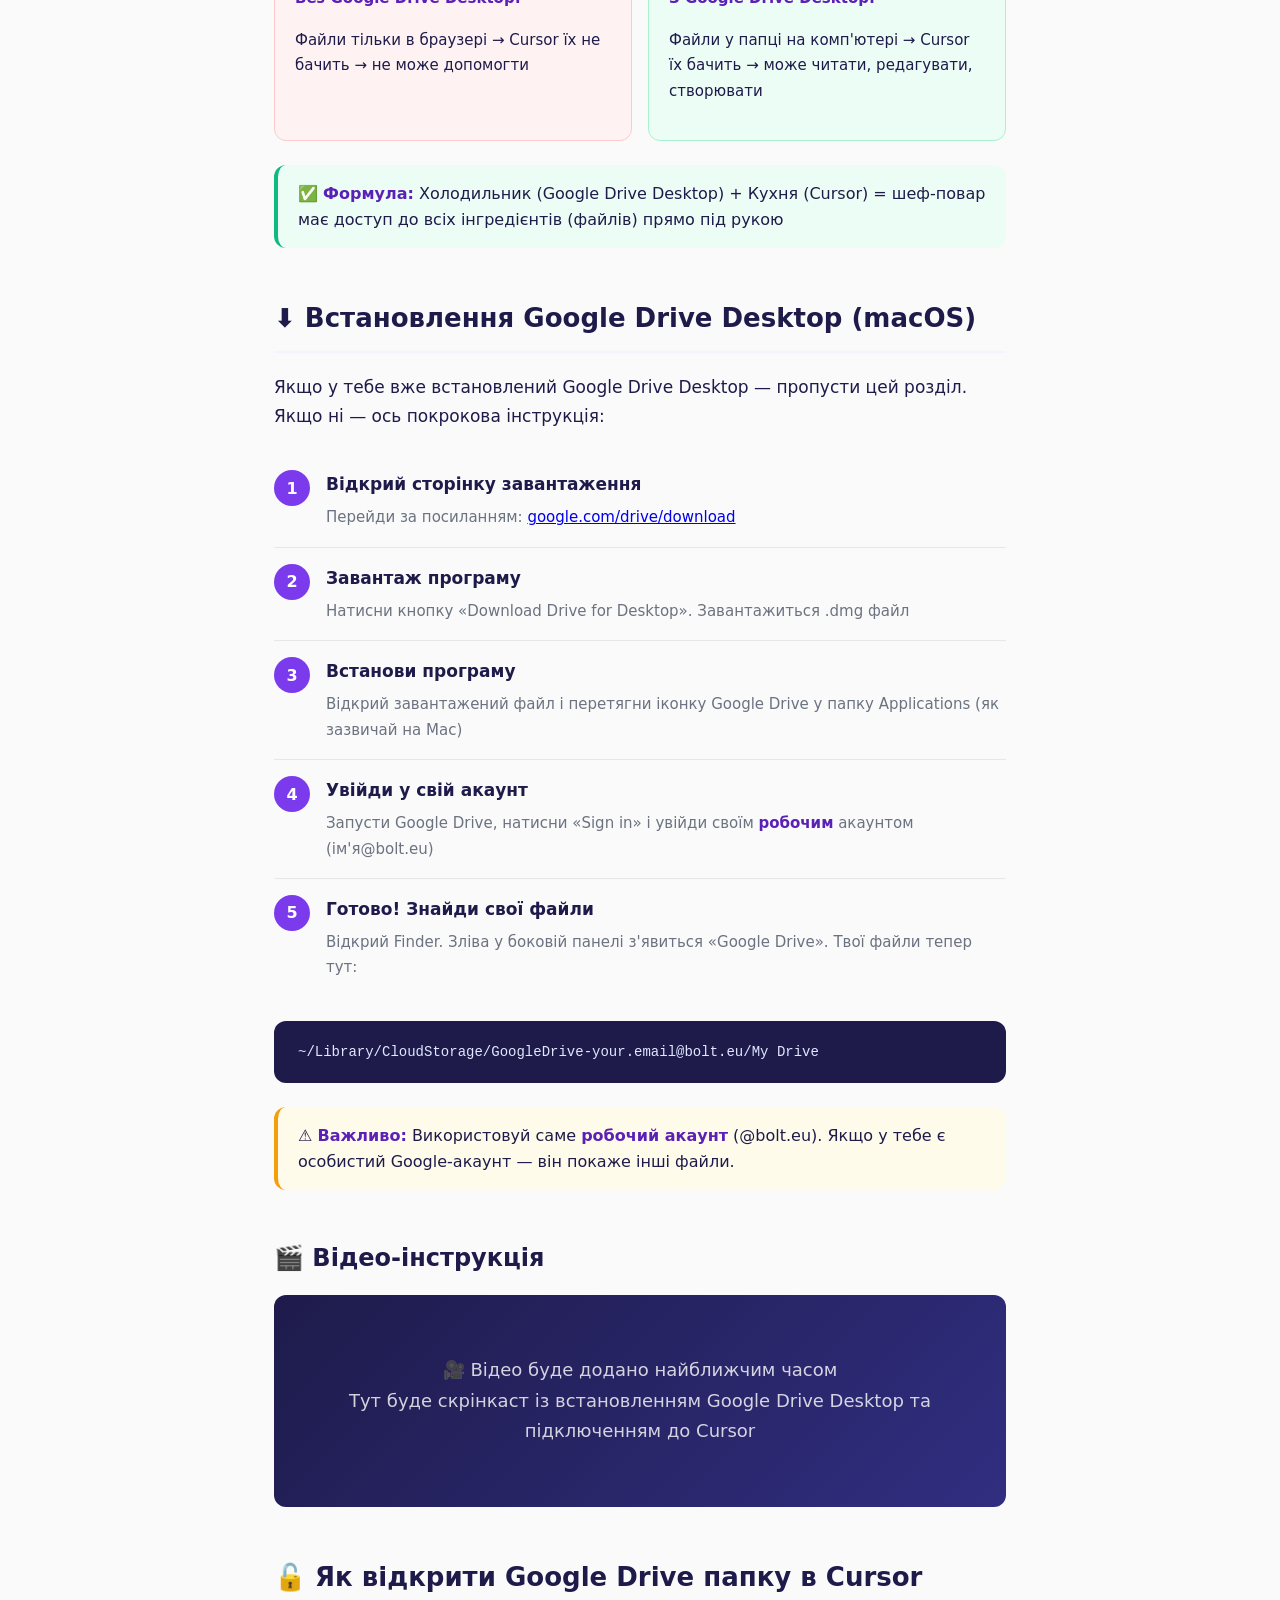
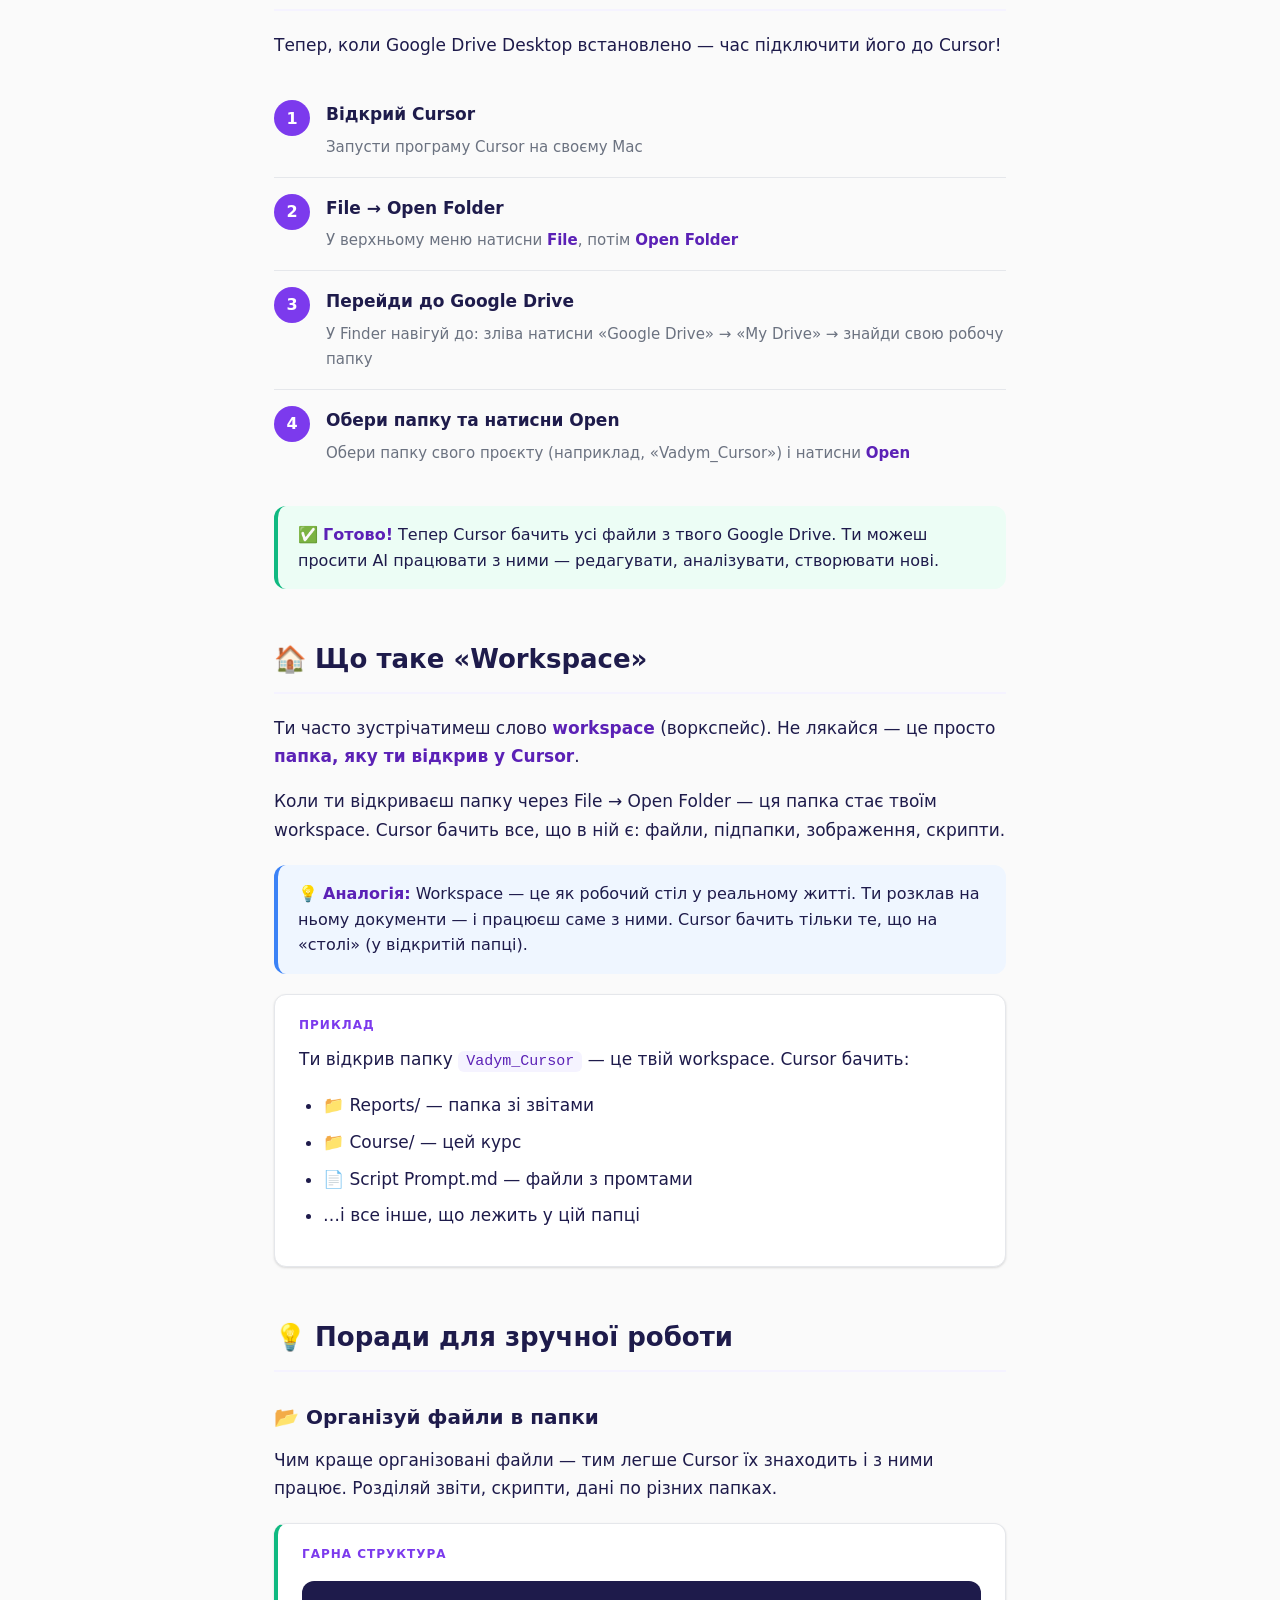
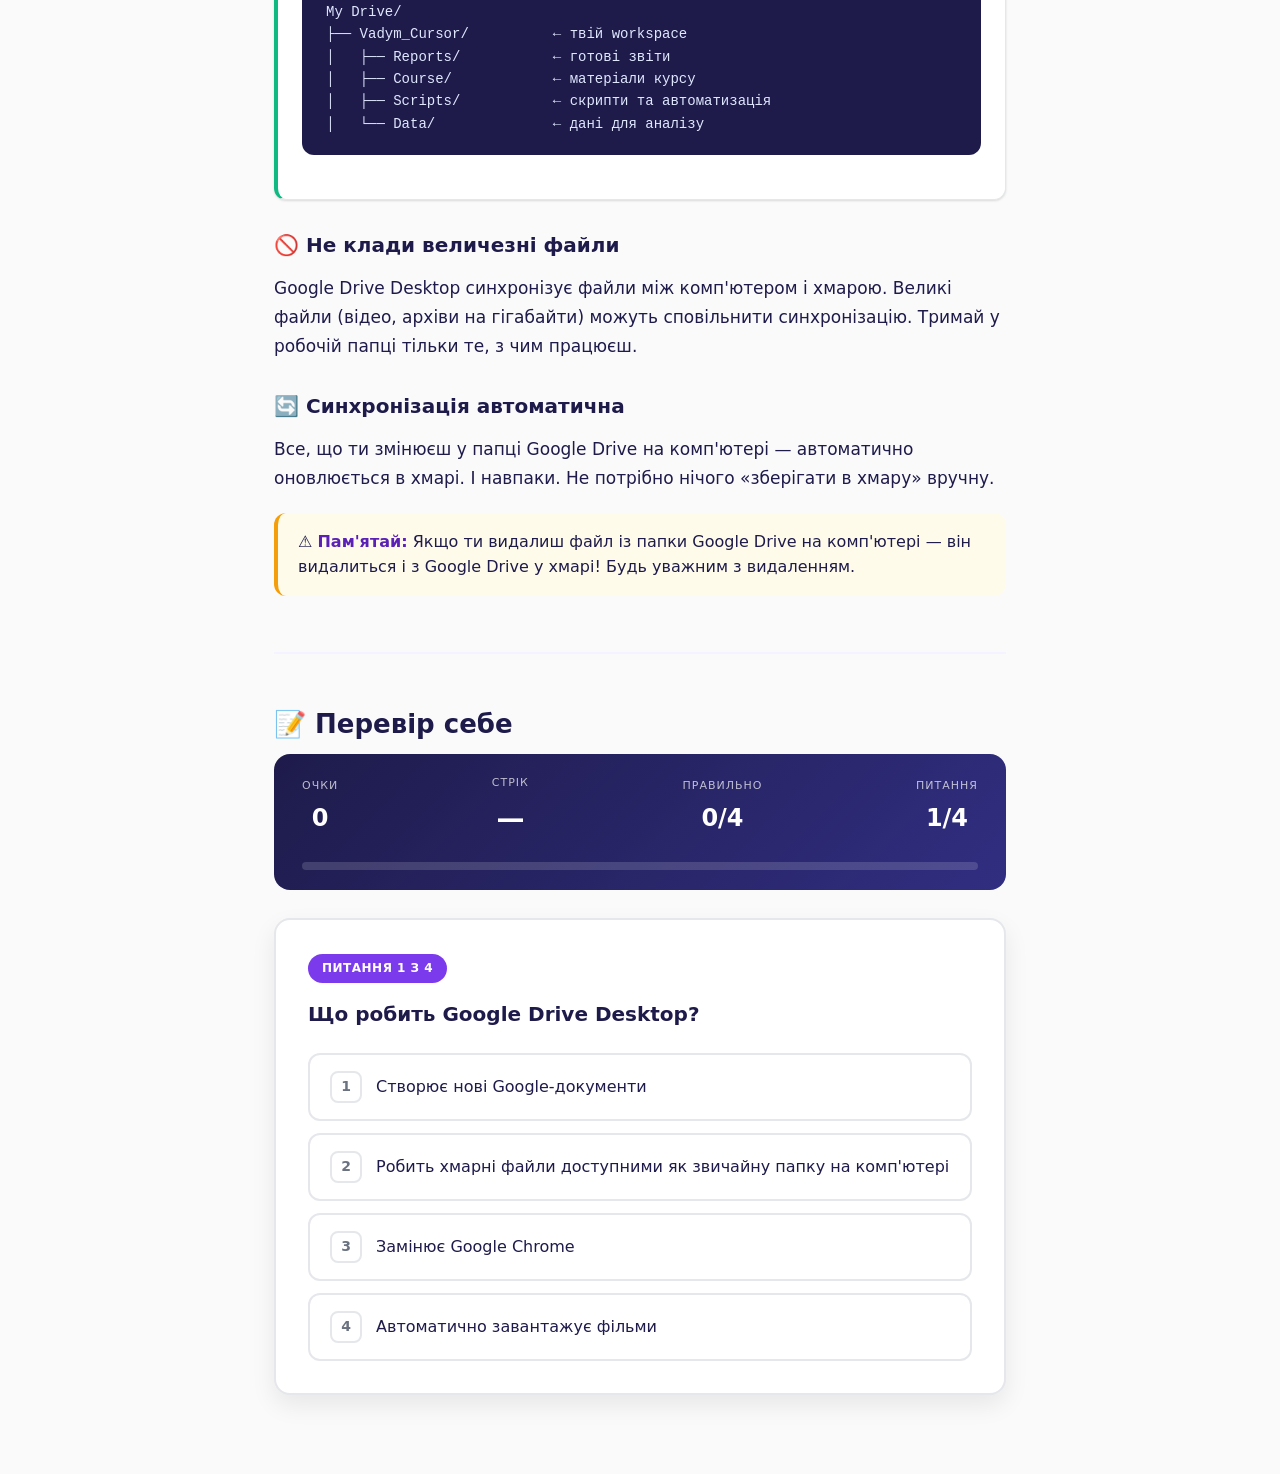
<file: modules/module-1.html>
<!DOCTYPE html>
<html lang="uk">
<head>
    <meta charset="UTF-8">
    <meta name="viewport" content="width=device-width, initial-scale=1.0">
    <title>Модуль 1 — Google Drive Desktop — робочий простір</title>
    <link rel="stylesheet" href="../css/styles.css">
    <link rel="icon" href="data:image/svg+xml,<svg xmlns='http://www.w3.org/2000/svg' viewBox='0 0 100 100'><text y='.9em' font-size='90'>🎓</text></svg>">
</head>
<body>

    <!-- Name Input Overlay -->
    <div id="name-overlay" class="name-overlay hidden">
        <div class="name-card">
            <h2>👋 Вітаємо на курсі!</h2>
            <p>Введи своє ім'я, щоб ми могли відслідковувати твій прогрес</p>
            <input type="text" class="name-input" placeholder="Твоє ім'я..." autofocus>
            <button class="name-submit">Почати навчання →</button>
        </div>
    </div>

    <!-- Navigation -->
    <nav class="module-nav">
        <a href="module-0.html" class="nav-home">← Попередній</a>
        <span class="nav-title">Модуль 1</span>
        <a href="module-2.html" class="nav-next">Далі →</a>
    </nav>

    <!-- Header -->
    <header class="module-header">
        <div class="module-number">Модуль 1</div>
        <h1>📁 Google Drive Desktop — робочий простір</h1>
        <p class="module-desc">Як з'єднати Google Drive з Cursor, щоб AI бачив твої файли</p>
        <div class="module-meta">
            <span>⏱ 10 хвилин</span>
            <span>📝 4 питання</span>
            <span>🎯 Для початківців</span>
        </div>
    </header>

    <!-- Content -->
    <main class="module-content">

        <div class="kitchen-banner">
            <div class="kitchen-banner-icon">🧊</div>
            <div class="kitchen-banner-text">
                <strong>На нашій кухні це:</strong>
                Google Drive Desktop — це холодильник на кухні. Оптовий склад (хмара) далеко, а холодильник — прямо під рукою. Все автоматично поповнюється, а шеф-повар бере інгредієнти прямо звідти.
            </div>
        </div>

        <!-- Lesson 1: What is Google Drive Desktop -->
        <section class="lesson">
            <h2>🌐 Що таке Google Drive Desktop?</h2>

            <p>Пам'ятаєш наш ресторан? Є великий <strong>оптовий склад</strong> (Google Drive в хмарі) з усіма продуктами. Але склад далеко — шеф-повар не може бігати туди щоразу, коли потрібен інгредієнт.</p>

            <p>Тому на кухні стоїть <strong>холодильник</strong> — Google Drive Desktop. Він автоматично поповнюється зі складу: поклав продукт на склад — він з'явився в холодильнику. І навпаки. А шеф-повар (Cursor) бере все прямо з холодильника!</p>

            <div class="info-box">
                💡 <strong>Простими словами:</strong> Google Drive Desktop — це програма-холодильник 🧊. Вона робить так, що файли з хмарного Google Drive з'являються як звичайна папка на Mac. Cursor працює з цією папкою напряму.
            </div>

            <p>В Finder ти бачиш папку «Google Drive» — заходиш, і там всі твої хмарні файли, як ніби вони лежать на комп'ютері. Шеф-повар (Cursor) тепер може їх бачити і використовувати!</p>

            <div class="example-box example-good">
                <div class="example-label">Як це виглядає</div>
                <p>Ти відкриваєш Finder на Mac → зліва бачиш «Google Drive» → заходиш → бачиш усі свої файли, як ніби вони лежать прямо на комп'ютері.</p>
            </div>
        </section>

        <!-- Lesson 2: Why do we need it -->
        <section class="lesson">
            <h2>🔗 Навіщо це потрібно для Cursor?</h2>

            <p>Ось ключовий момент: <strong>Cursor працює тільки з папками на твоєму комп'ютері</strong>. Він не вміє заходити в браузер і відкривати drive.google.com.</p>

            <p>Але якщо ти встановиш Google Drive Desktop — файли з хмари стануть «локальними». І тоді Cursor зможе їх бачити!</p>

            <div class="comparison">
                <div class="comparison-bad">
                    <p><strong>Без Google Drive Desktop:</strong></p>
                    <p>Файли тільки в браузері → Cursor їх не бачить → не може допомогти</p>
                </div>
                <div class="comparison-good">
                    <p><strong>З Google Drive Desktop:</strong></p>
                    <p>Файли у папці на комп'ютері → Cursor їх бачить → може читати, редагувати, створювати</p>
                </div>
            </div>

            <div class="success-box">
                ✅ <strong>Формула:</strong> Холодильник (Google Drive Desktop) + Кухня (Cursor) = шеф-повар має доступ до всіх інгредієнтів (файлів) прямо під рукою
            </div>
        </section>

        <!-- Lesson 3: Installation step by step -->
        <section class="lesson">
            <h2>⬇️ Встановлення Google Drive Desktop (macOS)</h2>

            <p>Якщо у тебе вже встановлений Google Drive Desktop — пропусти цей розділ. Якщо ні — ось покрокова інструкція:</p>

            <div class="step-by-step">
                <div class="step">
                    <div class="step-number">1</div>
                    <div class="step-content">
                        <h3>Відкрий сторінку завантаження</h3>
                        <p>Перейди за посиланням: <a href="https://www.google.com/drive/download/" target="_blank">google.com/drive/download</a></p>
                    </div>
                </div>
                <div class="step">
                    <div class="step-number">2</div>
                    <div class="step-content">
                        <h3>Завантаж програму</h3>
                        <p>Натисни кнопку «Download Drive for Desktop». Завантажиться .dmg файл</p>
                    </div>
                </div>
                <div class="step">
                    <div class="step-number">3</div>
                    <div class="step-content">
                        <h3>Встанови програму</h3>
                        <p>Відкрий завантажений файл і перетягни іконку Google Drive у папку Applications (як зазвичай на Mac)</p>
                    </div>
                </div>
                <div class="step">
                    <div class="step-number">4</div>
                    <div class="step-content">
                        <h3>Увійди у свій акаунт</h3>
                        <p>Запусти Google Drive, натисни «Sign in» і увійди своїм <strong>робочим</strong> акаунтом (ім'я@bolt.eu)</p>
                    </div>
                </div>
                <div class="step">
                    <div class="step-number">5</div>
                    <div class="step-content">
                        <h3>Готово! Знайди свої файли</h3>
                        <p>Відкрий Finder. Зліва у боковій панелі з'явиться «Google Drive». Твої файли тепер тут:</p>
                    </div>
                </div>
            </div>

            <pre><code>~/Library/CloudStorage/GoogleDrive-your.email@bolt.eu/My Drive</code></pre>

            <div class="warning-box">
                ⚠️ <strong>Важливо:</strong> Використовуй саме <strong>робочий акаунт</strong> (@bolt.eu). Якщо у тебе є особистий Google-акаунт — він покаже інші файли.
            </div>
        </section>

        <!-- Video section -->
        <section class="video-section">
            <h2>🎬 Відео-інструкція</h2>
            <div class="video-placeholder">
                <p>🎥 Відео буде додано найближчим часом</p>
                <p>Тут буде скрінкаст із встановленням Google Drive Desktop та підключенням до Cursor</p>
            </div>
        </section>

        <!-- Lesson 4: Open in Cursor -->
        <section class="lesson">
            <h2>🔓 Як відкрити Google Drive папку в Cursor</h2>

            <p>Тепер, коли Google Drive Desktop встановлено — час підключити його до Cursor!</p>

            <div class="step-by-step">
                <div class="step">
                    <div class="step-number">1</div>
                    <div class="step-content">
                        <h3>Відкрий Cursor</h3>
                        <p>Запусти програму Cursor на своєму Mac</p>
                    </div>
                </div>
                <div class="step">
                    <div class="step-number">2</div>
                    <div class="step-content">
                        <h3>File → Open Folder</h3>
                        <p>У верхньому меню натисни <strong>File</strong>, потім <strong>Open Folder</strong></p>
                    </div>
                </div>
                <div class="step">
                    <div class="step-number">3</div>
                    <div class="step-content">
                        <h3>Перейди до Google Drive</h3>
                        <p>У Finder навігуй до: зліва натисни «Google Drive» → «My Drive» → знайди свою робочу папку</p>
                    </div>
                </div>
                <div class="step">
                    <div class="step-number">4</div>
                    <div class="step-content">
                        <h3>Обери папку та натисни Open</h3>
                        <p>Обери папку свого проєкту (наприклад, «Vadym_Cursor») і натисни <strong>Open</strong></p>
                    </div>
                </div>
            </div>

            <div class="success-box">
                ✅ <strong>Готово!</strong> Тепер Cursor бачить усі файли з твого Google Drive. Ти можеш просити AI працювати з ними — редагувати, аналізувати, створювати нові.
            </div>
        </section>

        <!-- Lesson 5: What is a workspace -->
        <section class="lesson">
            <h2>🏠 Що таке «Workspace»</h2>

            <p>Ти часто зустрічатимеш слово <strong>workspace</strong> (воркспейс). Не лякайся — це просто <strong>папка, яку ти відкрив у Cursor</strong>.</p>

            <p>Коли ти відкриваєш папку через File → Open Folder — ця папка стає твоїм workspace. Cursor бачить все, що в ній є: файли, підпапки, зображення, скрипти.</p>

            <div class="info-box">
                💡 <strong>Аналогія:</strong> Workspace — це як робочий стіл у реальному житті. Ти розклав на ньому документи — і працюєш саме з ними. Cursor бачить тільки те, що на «столі» (у відкритій папці).
            </div>

            <div class="example-box">
                <div class="example-label">Приклад</div>
                <p>Ти відкрив папку <code>Vadym_Cursor</code> — це твій workspace. Cursor бачить:</p>
                <ul>
                    <li>📁 Reports/ — папка зі звітами</li>
                    <li>📁 Course/ — цей курс</li>
                    <li>📄 Script Prompt.md — файли з промтами</li>
                    <li>…і все інше, що лежить у цій папці</li>
                </ul>
            </div>
        </section>

        <!-- Lesson 6: Tips -->
        <section class="lesson">
            <h2>💡 Поради для зручної роботи</h2>

            <h3>📂 Організуй файли в папки</h3>
            <p>Чим краще організовані файли — тим легше Cursor їх знаходить і з ними працює. Розділяй звіти, скрипти, дані по різних папках.</p>

            <div class="example-box example-good">
                <div class="example-label">Гарна структура</div>
                <pre><code>My Drive/
├── Vadym_Cursor/          ← твій workspace
│   ├── Reports/           ← готові звіти
│   ├── Course/            ← матеріали курсу
│   ├── Scripts/           ← скрипти та автоматизація
│   └── Data/              ← дані для аналізу</code></pre>
            </div>

            <h3>🚫 Не клади величезні файли</h3>
            <p>Google Drive Desktop синхронізує файли між комп'ютером і хмарою. Великі файли (відео, архіви на гігабайти) можуть сповільнити синхронізацію. Тримай у робочій папці тільки те, з чим працюєш.</p>

            <h3>🔄 Синхронізація автоматична</h3>
            <p>Все, що ти змінюєш у папці Google Drive на комп'ютері — автоматично оновлюється в хмарі. І навпаки. Не потрібно нічого «зберігати в хмару» вручну.</p>

            <div class="warning-box">
                ⚠️ <strong>Пам'ятай:</strong> Якщо ти видалиш файл із папки Google Drive на комп'ютері — він видалиться і з Google Drive у хмарі! Будь уважним з видаленням.
            </div>
        </section>

        <!-- Quiz -->
        <section class="quiz-section" id="quiz">
            <h2>📝 Перевір себе</h2>
            <div id="quiz-container"></div>
        </section>

    </main>

    <script src="../js/app.js"></script>
    <script>
        document.addEventListener('DOMContentLoaded', () => {
            initQuiz(1, [
        {
            type: "choice",
            question: "Що робить Google Drive Desktop?",
            options: [
                "Створює нові Google-документи",
                "Робить хмарні файли доступними як звичайну папку на комп'ютері",
                "Замінює Google Chrome",
                "Автоматично завантажує фільми"
            ],
            correct: 1,
            explanation: "Google Drive Desktop — це холодильник 🧊 на вашій кухні. Він робить хмарні файли доступними локально, щоб Cursor (шеф-повар) міг з ними працювати."
        },
        {
            type: "truefalse",
            statement: "Cursor може працювати з файлами в Google Drive без встановлення Google Drive Desktop.",
            correct: false,
            explanation: "Ні! Cursor працює тільки з локальними папками. Без Google Drive Desktop він не бачить хмарні файли. Потрібен холодильник на кухні!"
        },
        {
            type: "choice",
            question: "Що таке 'workspace' (робочий простір) в Cursor?",
            options: [
                "Спеціальна програма для роботи",
                "Папка, яку ви відкрили в Cursor",
                "Хмарне сховище",
                "Налаштування комп'ютера"
            ],
            correct: 1,
            explanation: "Workspace — це просто папка, яку ви відкрили в Cursor через File → Open Folder. Все, що в цій папці — Cursor бачить."
        },
        {
            type: "match",
            question: "З'єднай поняття з їх кухонною аналогією:",
            pairs: [
                { left: "Google Drive (хмара)", right: "Оптовий склад" },
                { left: "Google Drive Desktop", right: "Холодильник" },
                { left: "Cursor", right: "Кухня" },
                { left: "Файли у папці", right: "Інгредієнти" }
            ]
        }
    ]);
        });
    </script>
</body>
</html>
</file>
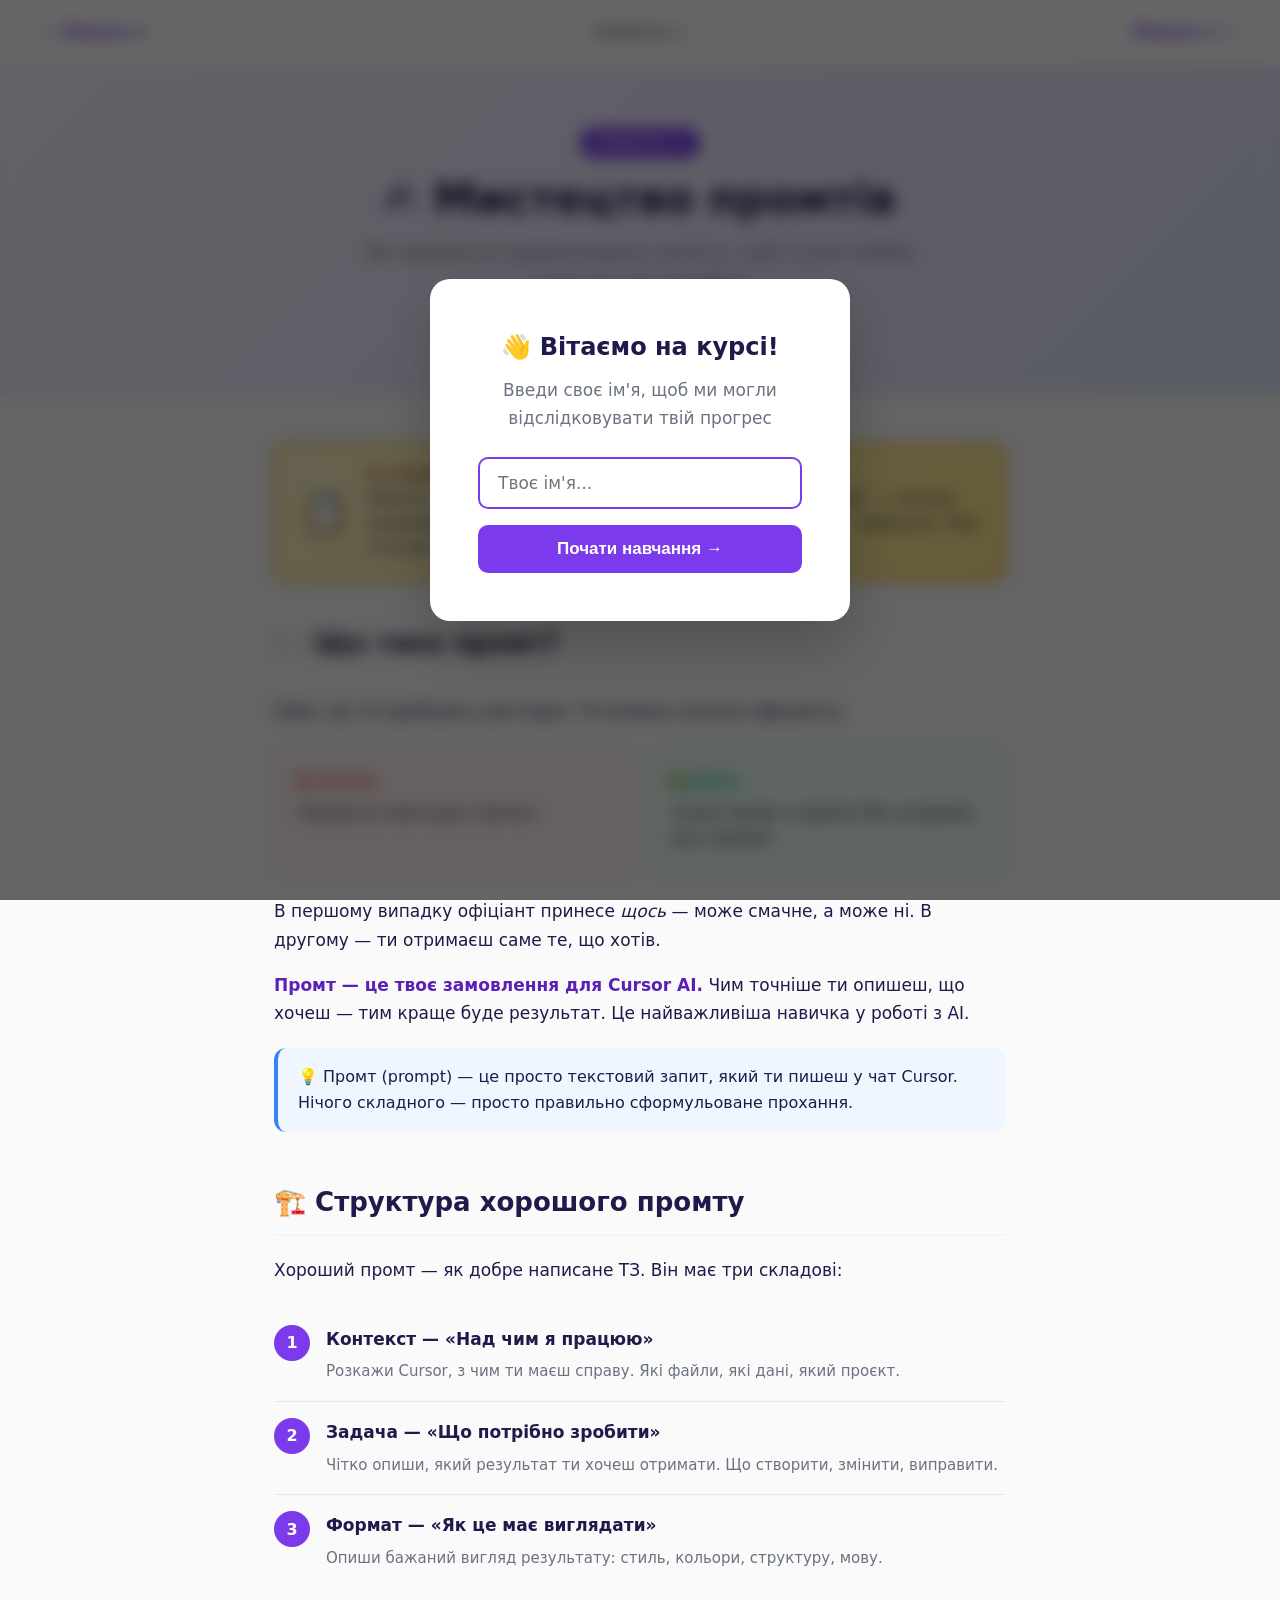
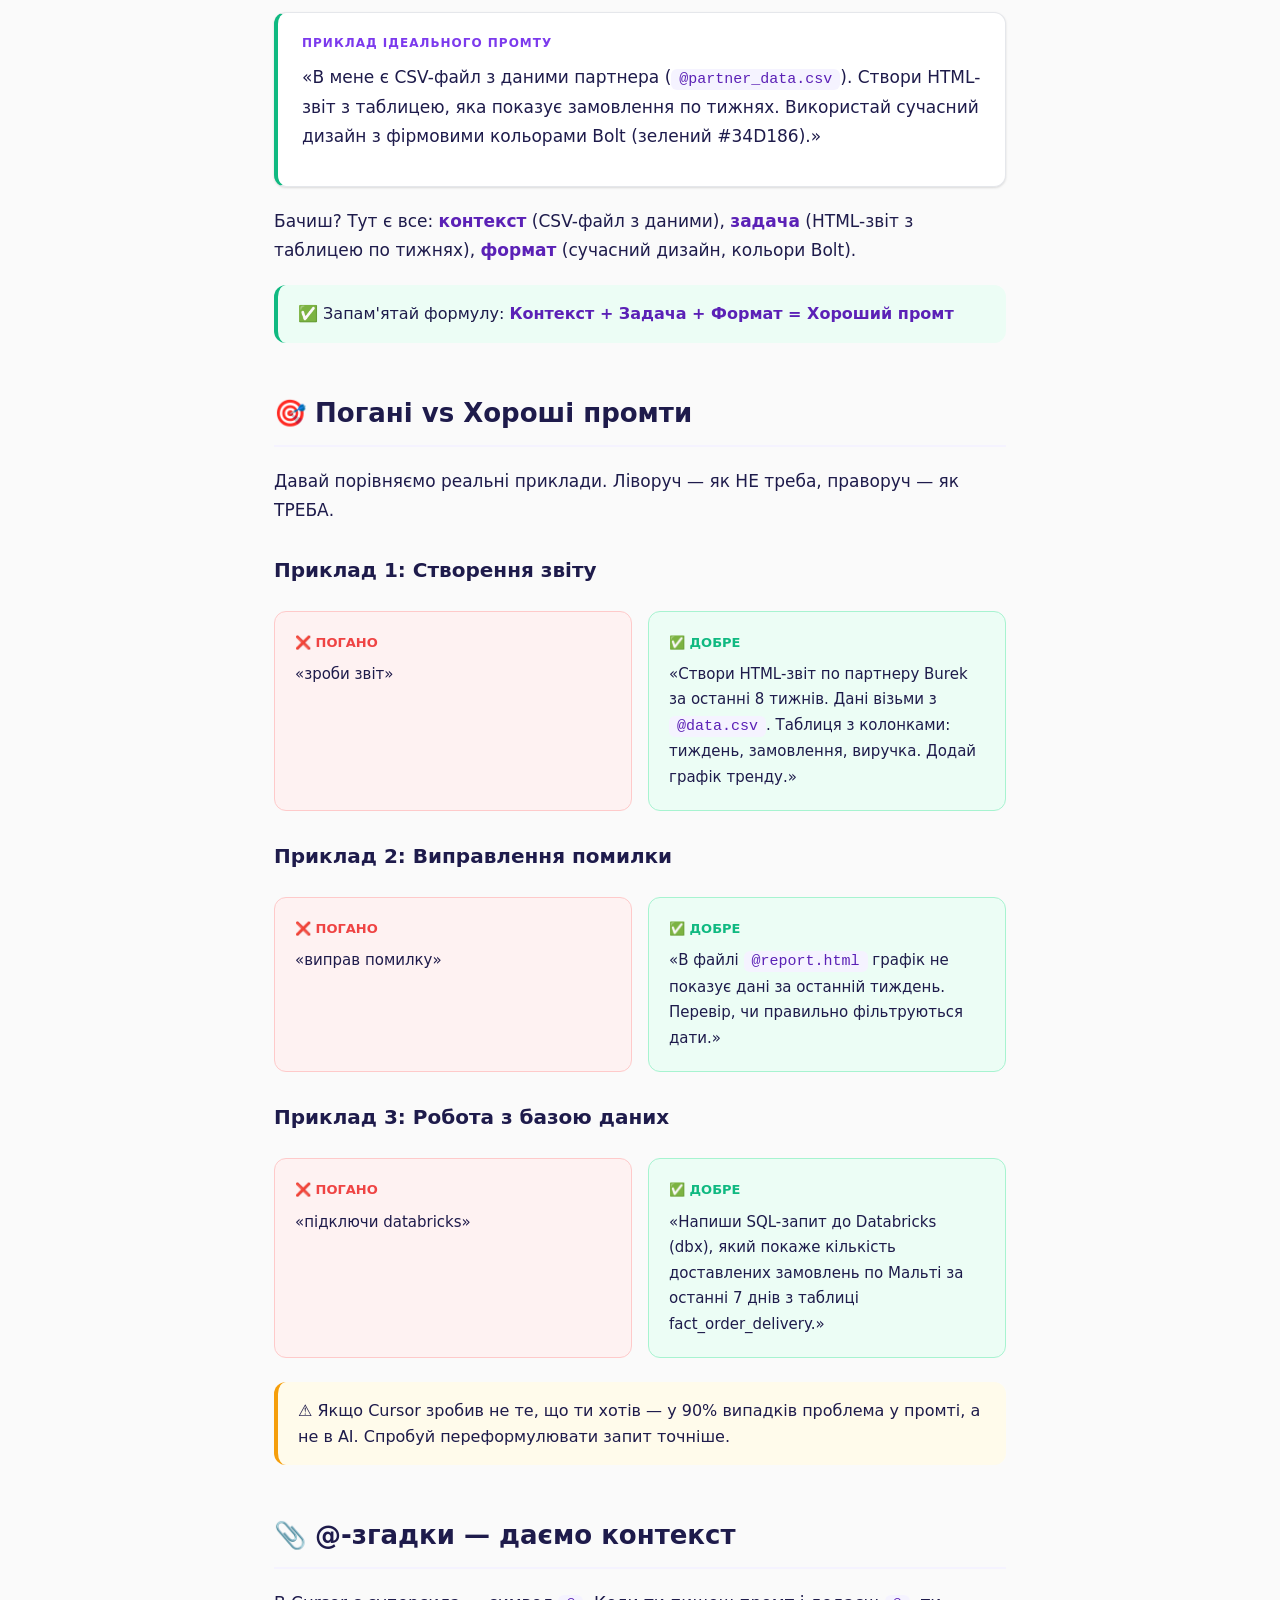
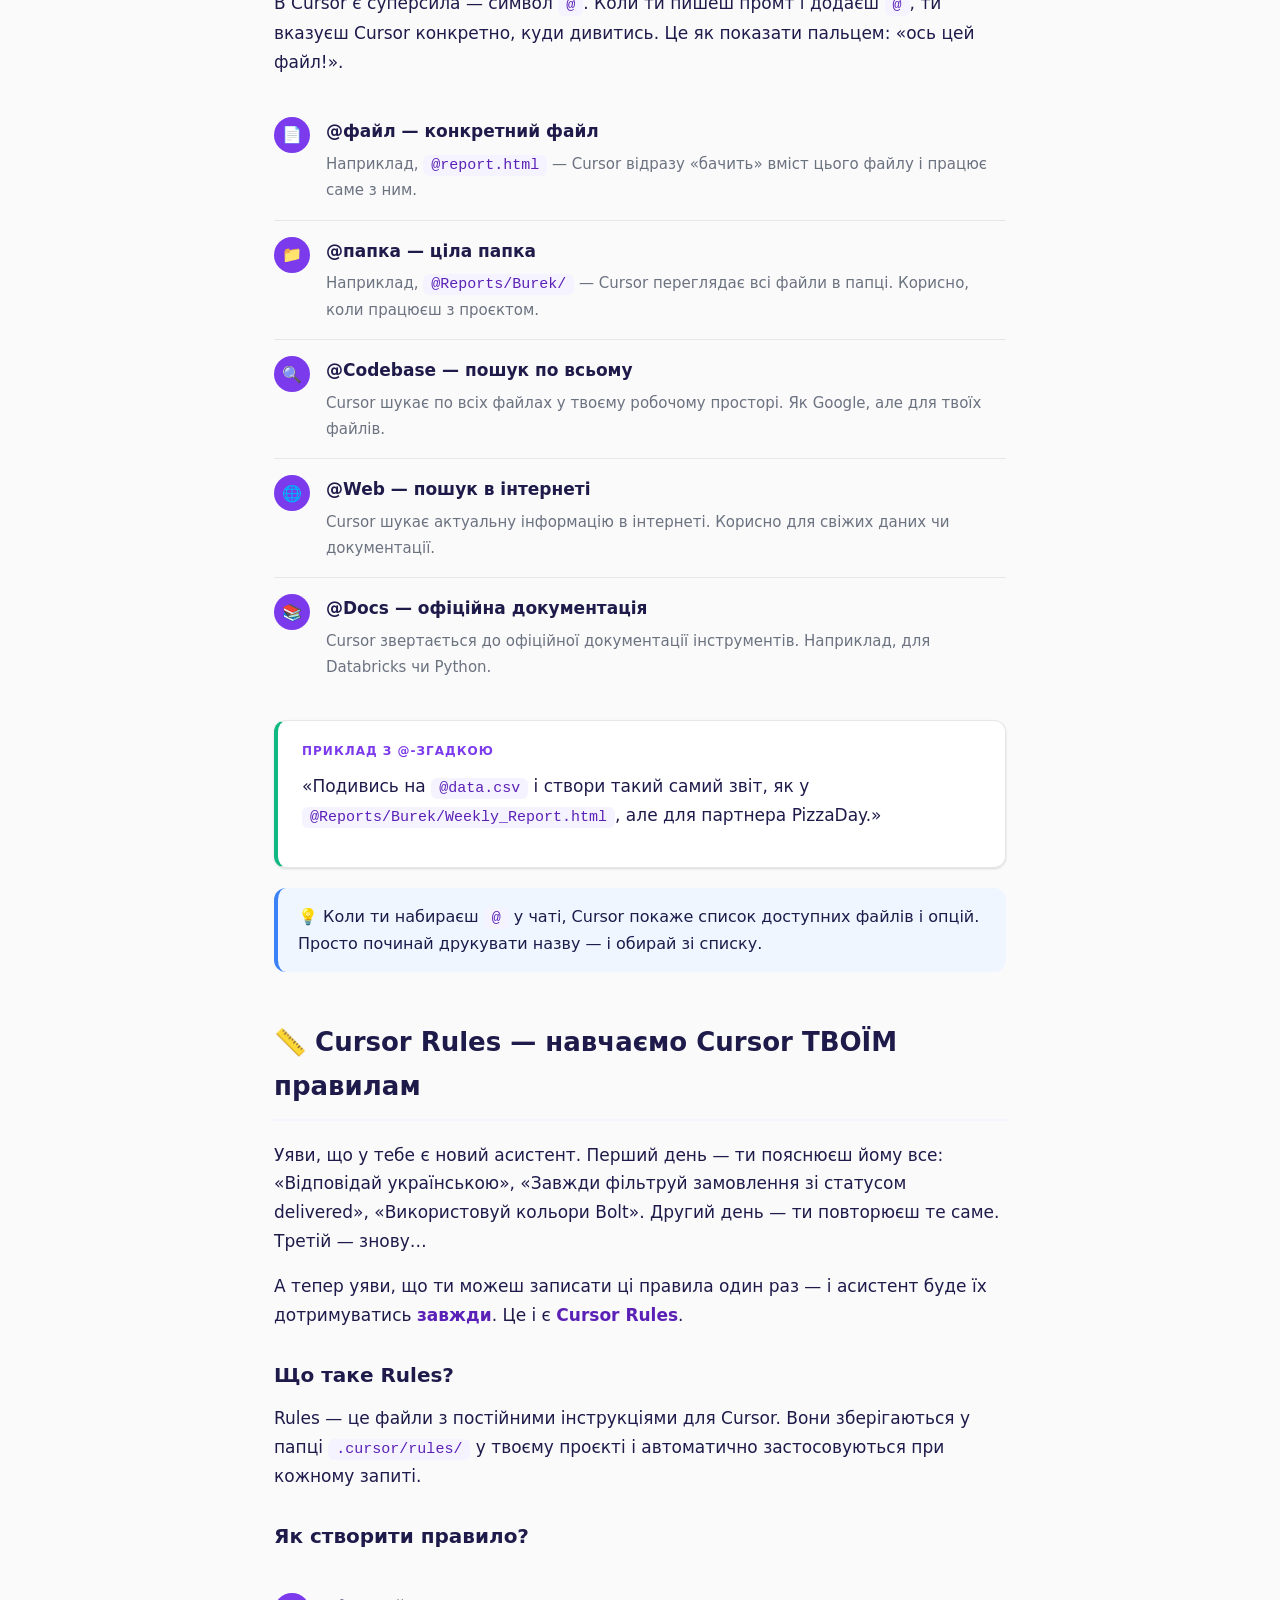
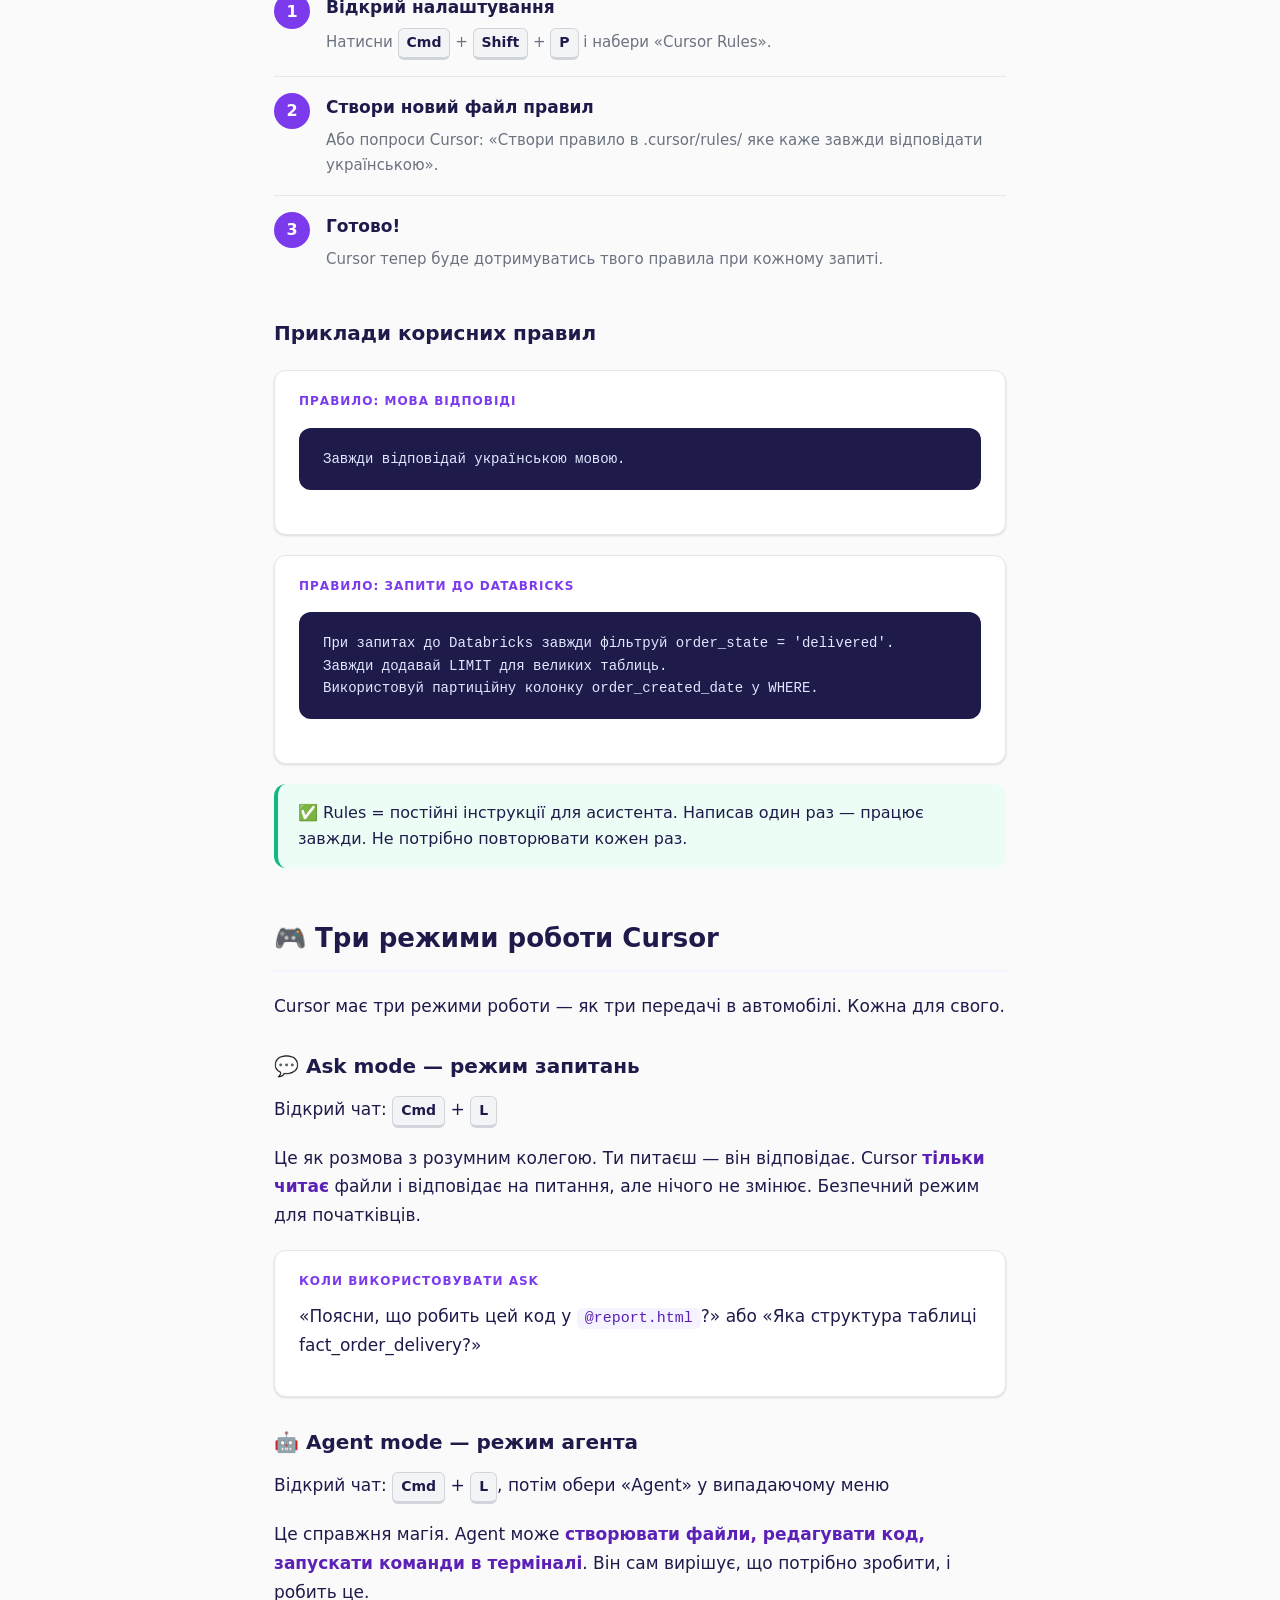
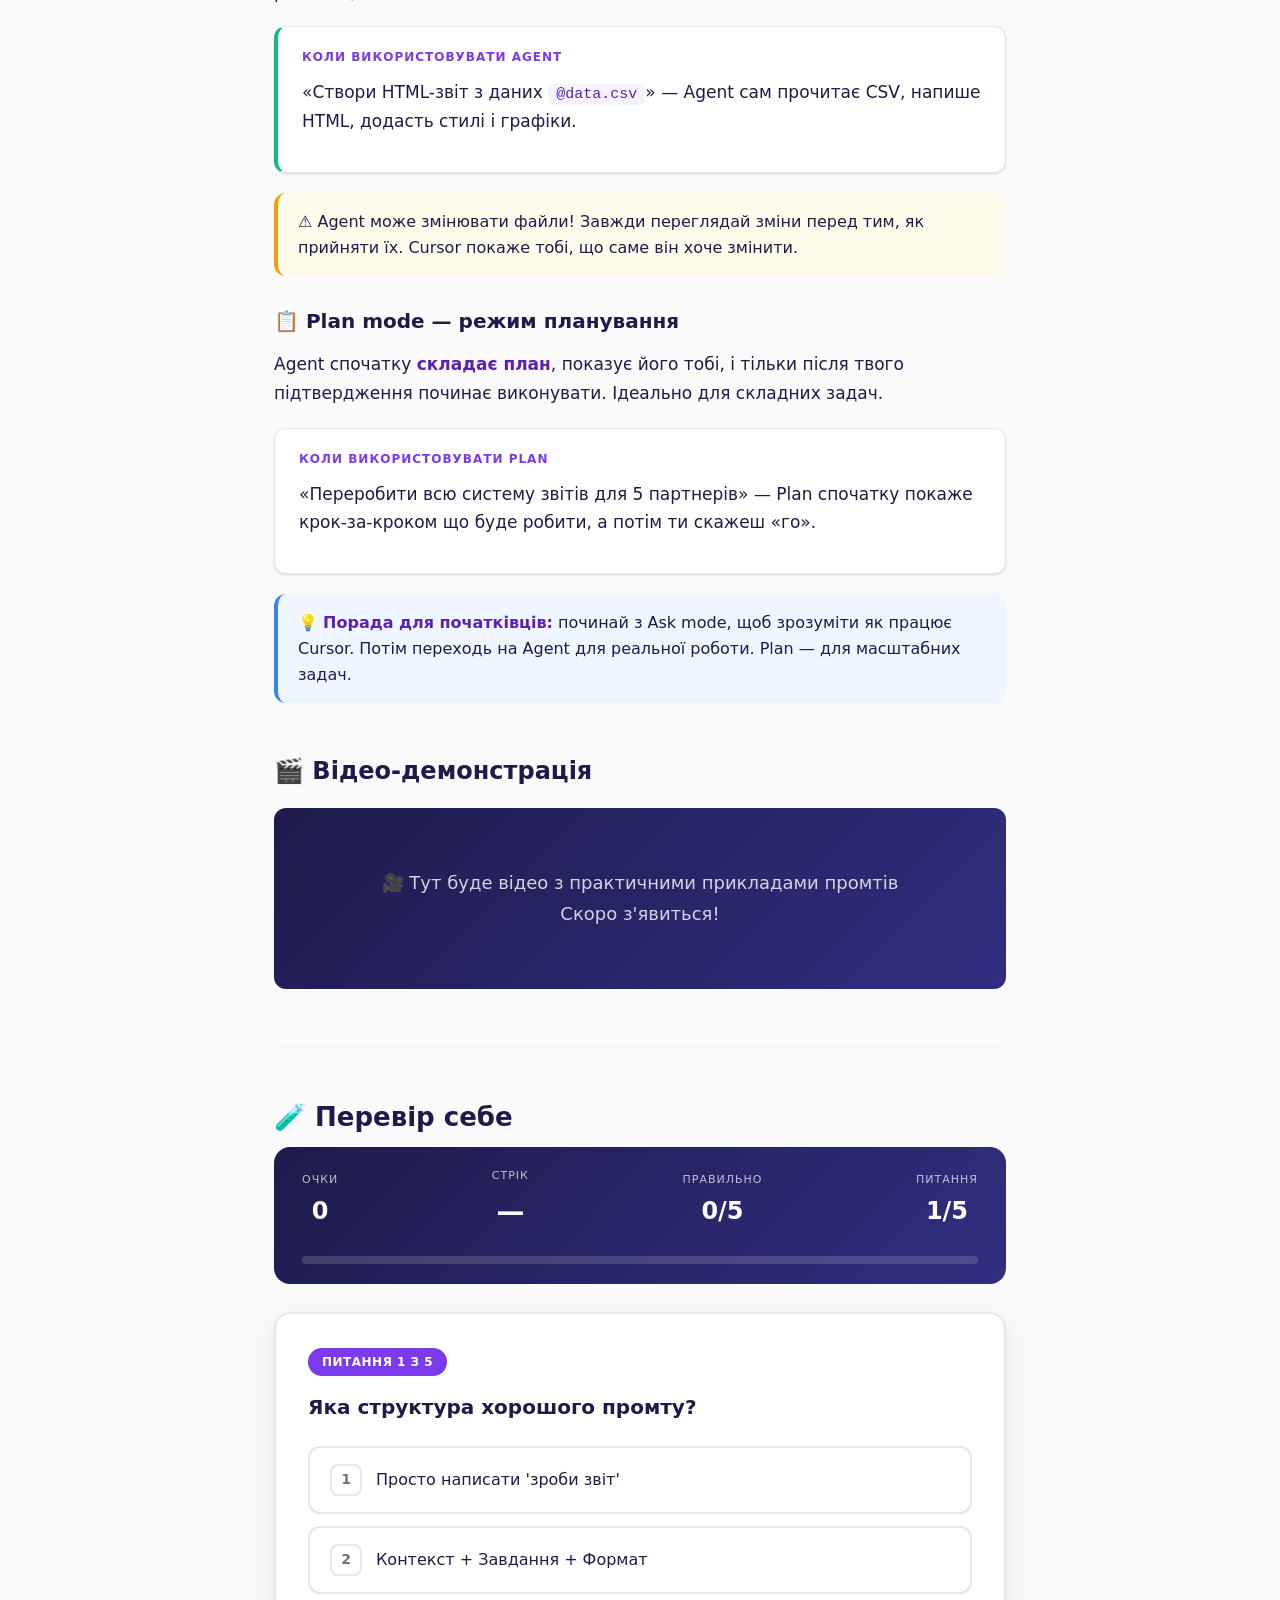
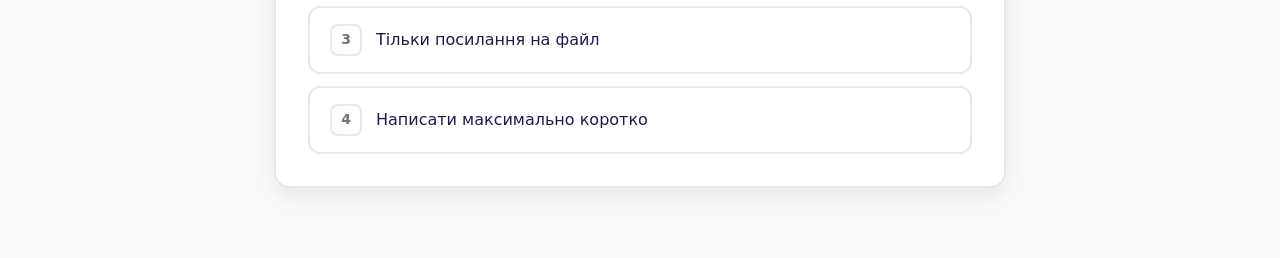
<file: modules/module-2.html>
<!DOCTYPE html>
<html lang="uk">
<head>
    <meta charset="UTF-8">
    <meta name="viewport" content="width=device-width, initial-scale=1.0">
    <title>Модуль 2 — Мистецтво промтів | Cursor AI</title>
    <link rel="stylesheet" href="../css/styles.css">
    <link rel="icon" href="data:image/svg+xml,<svg xmlns='http://www.w3.org/2000/svg' viewBox='0 0 100 100'><text y='.9em' font-size='90'>✍️</text></svg>">
</head>
<body>

    <div id="name-overlay" class="name-overlay hidden">
        <div class="name-card">
            <h2>👋 Вітаємо на курсі!</h2>
            <p>Введи своє ім'я, щоб ми могли відслідковувати твій прогрес</p>
            <input type="text" class="name-input" placeholder="Твоє ім'я..." autofocus>
            <button class="name-submit">Почати навчання →</button>
        </div>
    </div>

    <nav class="module-nav">
        <a href="module-1.html" class="nav-home">← Модуль 1</a>
        <span class="nav-title">Модуль 2</span>
        <a href="module-3.html" class="nav-next">Модуль 3 →</a>
    </nav>

    <header class="module-header">
        <div class="module-number">Модуль 2</div>
        <h1>✍️ Мистецтво промтів</h1>
        <p class="module-desc">Як правильно формулювати запити, щоб Cursor робив саме те, що потрібно</p>
        <div class="module-meta">
            <span>⏱ 30 хвилин</span>
            <span>📝 5 питань</span>
        </div>
    </header>

    <main class="module-content">

        <div class="kitchen-banner">
            <div class="kitchen-banner-icon">📋</div>
            <div class="kitchen-banner-text">
                <strong>На нашій кухні це:</strong>
                Промти — це замовлення від клієнта. "Зроби щось смачне" — погане замовлення. "Цезар з куркою, без грінок, соус окремо" — ідеальне. Чим точніше замовлення, тим смачніша страва!
            </div>
        </div>

        <!-- Section 1: What is a prompt? -->
        <section class="lesson">
            <h2>🍽️ Що таке промт?</h2>

            <p>Уяви, що ти прийшов у ресторан. Ти можеш сказати офіціанту:</p>

            <div class="comparison">
                <div class="comparison-bad">
                    «Принесіть мені щось смачне»
                </div>
                <div class="comparison-good">
                    «Салат Цезар з куркою, без сухариків, соус окремо»
                </div>
            </div>

            <p>В першому випадку офіціант принесе <em>щось</em> — може смачне, а може ні. В другому — ти отримаєш саме те, що хотів.</p>

            <p><strong>Промт — це твоє замовлення для Cursor AI.</strong> Чим точніше ти опишеш, що хочеш — тим краще буде результат. Це найважливіша навичка у роботі з AI.</p>

            <div class="info-box">
                💡 Промт (prompt) — це просто текстовий запит, який ти пишеш у чат Cursor. Нічого складного — просто правильно сформульоване прохання.
            </div>
        </section>

        <!-- Section 2: Structure of a good prompt -->
        <section class="lesson">
            <h2>🏗️ Структура хорошого промту</h2>

            <p>Хороший промт — як добре написане ТЗ. Він має три складові:</p>

            <div class="step-by-step">
                <div class="step">
                    <div class="step-number">1</div>
                    <div class="step-content">
                        <h3>Контекст — «Над чим я працюю»</h3>
                        <p>Розкажи Cursor, з чим ти маєш справу. Які файли, які дані, який проєкт.</p>
                    </div>
                </div>
                <div class="step">
                    <div class="step-number">2</div>
                    <div class="step-content">
                        <h3>Задача — «Що потрібно зробити»</h3>
                        <p>Чітко опиши, який результат ти хочеш отримати. Що створити, змінити, виправити.</p>
                    </div>
                </div>
                <div class="step">
                    <div class="step-number">3</div>
                    <div class="step-content">
                        <h3>Формат — «Як це має виглядати»</h3>
                        <p>Опиши бажаний вигляд результату: стиль, кольори, структуру, мову.</p>
                    </div>
                </div>
            </div>

            <div class="example-box example-good">
                <div class="example-label">Приклад ідеального промту</div>
                <p>«В мене є CSV-файл з даними партнера (<code>@partner_data.csv</code>). Створи HTML-звіт з таблицею, яка показує замовлення по тижнях. Використай сучасний дизайн з фірмовими кольорами Bolt (зелений #34D186).»</p>
            </div>

            <p>Бачиш? Тут є все: <strong>контекст</strong> (CSV-файл з даними), <strong>задача</strong> (HTML-звіт з таблицею по тижнях), <strong>формат</strong> (сучасний дизайн, кольори Bolt).</p>

            <div class="success-box">
                ✅ Запам'ятай формулу: <strong>Контекст + Задача + Формат = Хороший промт</strong>
            </div>
        </section>

        <!-- Section 3: Bad vs Good prompts -->
        <section class="lesson">
            <h2>🎯 Погані vs Хороші промти</h2>

            <p>Давай порівняємо реальні приклади. Ліворуч — як НЕ треба, праворуч — як ТРЕБА.</p>

            <h3>Приклад 1: Створення звіту</h3>
            <div class="comparison">
                <div class="comparison-bad">
                    «зроби звіт»
                </div>
                <div class="comparison-good">
                    «Створи HTML-звіт по партнеру Burek за останні 8 тижнів. Дані візьми з <code>@data.csv</code>. Таблиця з колонками: тиждень, замовлення, виручка. Додай графік тренду.»
                </div>
            </div>

            <h3>Приклад 2: Виправлення помилки</h3>
            <div class="comparison">
                <div class="comparison-bad">
                    «виправ помилку»
                </div>
                <div class="comparison-good">
                    «В файлі <code>@report.html</code> графік не показує дані за останній тиждень. Перевір, чи правильно фільтруються дати.»
                </div>
            </div>

            <h3>Приклад 3: Робота з базою даних</h3>
            <div class="comparison">
                <div class="comparison-bad">
                    «підключи databricks»
                </div>
                <div class="comparison-good">
                    «Напиши SQL-запит до Databricks (dbx), який покаже кількість доставлених замовлень по Мальті за останні 7 днів з таблиці fact_order_delivery.»
                </div>
            </div>

            <div class="warning-box">
                ⚠️ Якщо Cursor зробив не те, що ти хотів — у 90% випадків проблема у промті, а не в AI. Спробуй переформулювати запит точніше.
            </div>
        </section>

        <!-- Section 4: @-mentions -->
        <section class="lesson">
            <h2>📎 @-згадки — даємо контекст</h2>

            <p>В Cursor є суперсила — символ <code>@</code>. Коли ти пишеш промт і додаєш <code>@</code>, ти вказуєш Cursor конкретно, куди дивитись. Це як показати пальцем: «ось цей файл!».</p>

            <div class="step-by-step">
                <div class="step">
                    <div class="step-number">📄</div>
                    <div class="step-content">
                        <h3>@файл — конкретний файл</h3>
                        <p>Наприклад, <code>@report.html</code> — Cursor відразу «бачить» вміст цього файлу і працює саме з ним.</p>
                    </div>
                </div>
                <div class="step">
                    <div class="step-number">📁</div>
                    <div class="step-content">
                        <h3>@папка — ціла папка</h3>
                        <p>Наприклад, <code>@Reports/Burek/</code> — Cursor переглядає всі файли в папці. Корисно, коли працюєш з проєктом.</p>
                    </div>
                </div>
                <div class="step">
                    <div class="step-number">🔍</div>
                    <div class="step-content">
                        <h3>@Codebase — пошук по всьому</h3>
                        <p>Cursor шукає по всіх файлах у твоєму робочому просторі. Як Google, але для твоїх файлів.</p>
                    </div>
                </div>
                <div class="step">
                    <div class="step-number">🌐</div>
                    <div class="step-content">
                        <h3>@Web — пошук в інтернеті</h3>
                        <p>Cursor шукає актуальну інформацію в інтернеті. Корисно для свіжих даних чи документації.</p>
                    </div>
                </div>
                <div class="step">
                    <div class="step-number">📚</div>
                    <div class="step-content">
                        <h3>@Docs — офіційна документація</h3>
                        <p>Cursor звертається до офіційної документації інструментів. Наприклад, для Databricks чи Python.</p>
                    </div>
                </div>
            </div>

            <div class="example-box example-good">
                <div class="example-label">Приклад з @-згадкою</div>
                <p>«Подивись на <code>@data.csv</code> і створи такий самий звіт, як у <code>@Reports/Burek/Weekly_Report.html</code>, але для партнера PizzaDay.»</p>
            </div>

            <div class="info-box">
                💡 Коли ти набираєш <code>@</code> у чаті, Cursor покаже список доступних файлів і опцій. Просто починай друкувати назву — і обирай зі списку.
            </div>
        </section>

        <!-- Section 5: Cursor Rules -->
        <section class="lesson">
            <h2>📏 Cursor Rules — навчаємо Cursor ТВОЇМ правилам</h2>

            <p>Уяви, що у тебе є новий асистент. Перший день — ти пояснюєш йому все: «Відповідай українською», «Завжди фільтруй замовлення зі статусом delivered», «Використовуй кольори Bolt». Другий день — ти повторюєш те саме. Третій — знову…</p>

            <p>А тепер уяви, що ти можеш записати ці правила один раз — і асистент буде їх дотримуватись <strong>завжди</strong>. Це і є <strong>Cursor Rules</strong>.</p>

            <h3>Що таке Rules?</h3>
            <p>Rules — це файли з постійними інструкціями для Cursor. Вони зберігаються у папці <code>.cursor/rules/</code> у твоєму проєкті і автоматично застосовуються при кожному запиті.</p>

            <h3>Як створити правило?</h3>
            <div class="step-by-step">
                <div class="step">
                    <div class="step-number">1</div>
                    <div class="step-content">
                        <h3>Відкрий налаштування</h3>
                        <p>Натисни <kbd>Cmd</kbd> + <kbd>Shift</kbd> + <kbd>P</kbd> і набери «Cursor Rules».</p>
                    </div>
                </div>
                <div class="step">
                    <div class="step-number">2</div>
                    <div class="step-content">
                        <h3>Створи новий файл правил</h3>
                        <p>Або попроси Cursor: «Створи правило в .cursor/rules/ яке каже завжди відповідати українською».</p>
                    </div>
                </div>
                <div class="step">
                    <div class="step-number">3</div>
                    <div class="step-content">
                        <h3>Готово!</h3>
                        <p>Cursor тепер буде дотримуватись твого правила при кожному запиті.</p>
                    </div>
                </div>
            </div>

            <h3>Приклади корисних правил</h3>
            <div class="example-box">
                <div class="example-label">Правило: мова відповіді</div>
                <pre><code>Завжди відповідай українською мовою.</code></pre>
            </div>

            <div class="example-box">
                <div class="example-label">Правило: запити до Databricks</div>
                <pre><code>При запитах до Databricks завжди фільтруй order_state = 'delivered'.
Завжди додавай LIMIT для великих таблиць.
Використовуй партиційну колонку order_created_date у WHERE.</code></pre>
            </div>

            <div class="success-box">
                ✅ Rules = постійні інструкції для асистента. Написав один раз — працює завжди. Не потрібно повторювати кожен раз.
            </div>
        </section>

        <!-- Section 6: Three modes -->
        <section class="lesson">
            <h2>🎮 Три режими роботи Cursor</h2>

            <p>Cursor має три режими роботи — як три передачі в автомобілі. Кожна для свого.</p>

            <h3>💬 Ask mode — режим запитань</h3>
            <p>Відкрий чат: <kbd>Cmd</kbd> + <kbd>L</kbd></p>
            <p>Це як розмова з розумним колегою. Ти питаєш — він відповідає. Cursor <strong>тільки читає</strong> файли і відповідає на питання, але нічого не змінює. Безпечний режим для початківців.</p>

            <div class="example-box">
                <div class="example-label">Коли використовувати Ask</div>
                <p>«Поясни, що робить цей код у <code>@report.html</code>?» або «Яка структура таблиці fact_order_delivery?»</p>
            </div>

            <h3>🤖 Agent mode — режим агента</h3>
            <p>Відкрий чат: <kbd>Cmd</kbd> + <kbd>L</kbd>, потім обери «Agent» у випадаючому меню</p>
            <p>Це справжня магія. Agent може <strong>створювати файли, редагувати код, запускати команди в терміналі</strong>. Він сам вирішує, що потрібно зробити, і робить це.</p>

            <div class="example-box example-good">
                <div class="example-label">Коли використовувати Agent</div>
                <p>«Створи HTML-звіт з даних <code>@data.csv</code>» — Agent сам прочитає CSV, напише HTML, додасть стилі і графіки.</p>
            </div>

            <div class="warning-box">
                ⚠️ Agent може змінювати файли! Завжди переглядай зміни перед тим, як прийняти їх. Cursor покаже тобі, що саме він хоче змінити.
            </div>

            <h3>📋 Plan mode — режим планування</h3>
            <p>Agent спочатку <strong>складає план</strong>, показує його тобі, і тільки після твого підтвердження починає виконувати. Ідеально для складних задач.</p>

            <div class="example-box">
                <div class="example-label">Коли використовувати Plan</div>
                <p>«Переробити всю систему звітів для 5 партнерів» — Plan спочатку покаже крок-за-кроком що буде робити, а потім ти скажеш «го».</p>
            </div>

            <div class="info-box">
                💡 <strong>Порада для початківців:</strong> починай з Ask mode, щоб зрозуміти як працює Cursor. Потім переходь на Agent для реальної роботи. Plan — для масштабних задач.
            </div>
        </section>

        <!-- Video placeholder -->
        <section class="video-section">
            <h2>🎬 Відео-демонстрація</h2>
            <div class="video-placeholder">
                <p>🎥 Тут буде відео з практичними прикладами промтів</p>
                <p>Скоро з'явиться!</p>
            </div>
        </section>

        <!-- Quiz -->
        <section class="quiz-section" id="quiz">
            <h2>🧪 Перевір себе</h2>
            <div id="quiz-container"></div>
        </section>

    </main>

    <script src="../js/app.js"></script>
    <script>
        document.addEventListener('DOMContentLoaded', () => {
            initQuiz(2, [
                {
                    type: "choice",
                    question: "Яка структура хорошого промту?",
                    options: [
                        "Просто написати 'зроби звіт'",
                        "Контекст + Завдання + Формат",
                        "Тільки посилання на файл",
                        "Написати максимально коротко"
                    ],
                    correct: 1,
                    explanation: "Хороший промт = замовлення в ресторані 📋 Контекст (що маємо), Завдання (що потрібно), Формат (як має виглядати)."
                },
                {
                    type: "truefalse",
                    statement: "Довгий детальний промт дає кращий результат, ніж короткий і невизначений.",
                    correct: true,
                    explanation: "Абсолютно! Чим детальніше замовлення шеф-повару, тим краща страва. Не бійтеся писати багато — це добре!"
                },
                {
                    type: "match",
                    question: "З'єднай @-згадку з її призначенням:",
                    pairs: [
                        { left: "@file", right: "Конкретний файл" },
                        { left: "@folder", right: "Вся папка" },
                        { left: "@Codebase", right: "Пошук по проєкту" },
                        { left: "@Web", right: "Пошук в інтернеті" }
                    ]
                },
                {
                    type: "choice",
                    question: "Що таке Cursor Rules?",
                    options: [
                        "Правила гри в Cursor",
                        "Постійні інструкції, які Cursor виконує щоразу автоматично",
                        "Налаштування інтерфейсу",
                        "Список заборонених дій"
                    ],
                    correct: 1,
                    explanation: "Rules — це стандарти ресторану 📏 Як 'завжди подавати гарячим'. Ви пишете правило один раз — Cursor слідує йому завжди."
                },
                {
                    type: "truefalse",
                    statement: "В режимі Agent Cursor може створювати нові файли та запускати команди в терміналі.",
                    correct: true,
                    explanation: "Так! Agent — це шеф-повар на повну потужність. Він не лише радить, а й діє: створює, редагує, запускає."
                }
            ]);
        });
    </script>
</body>
</html>
</file>
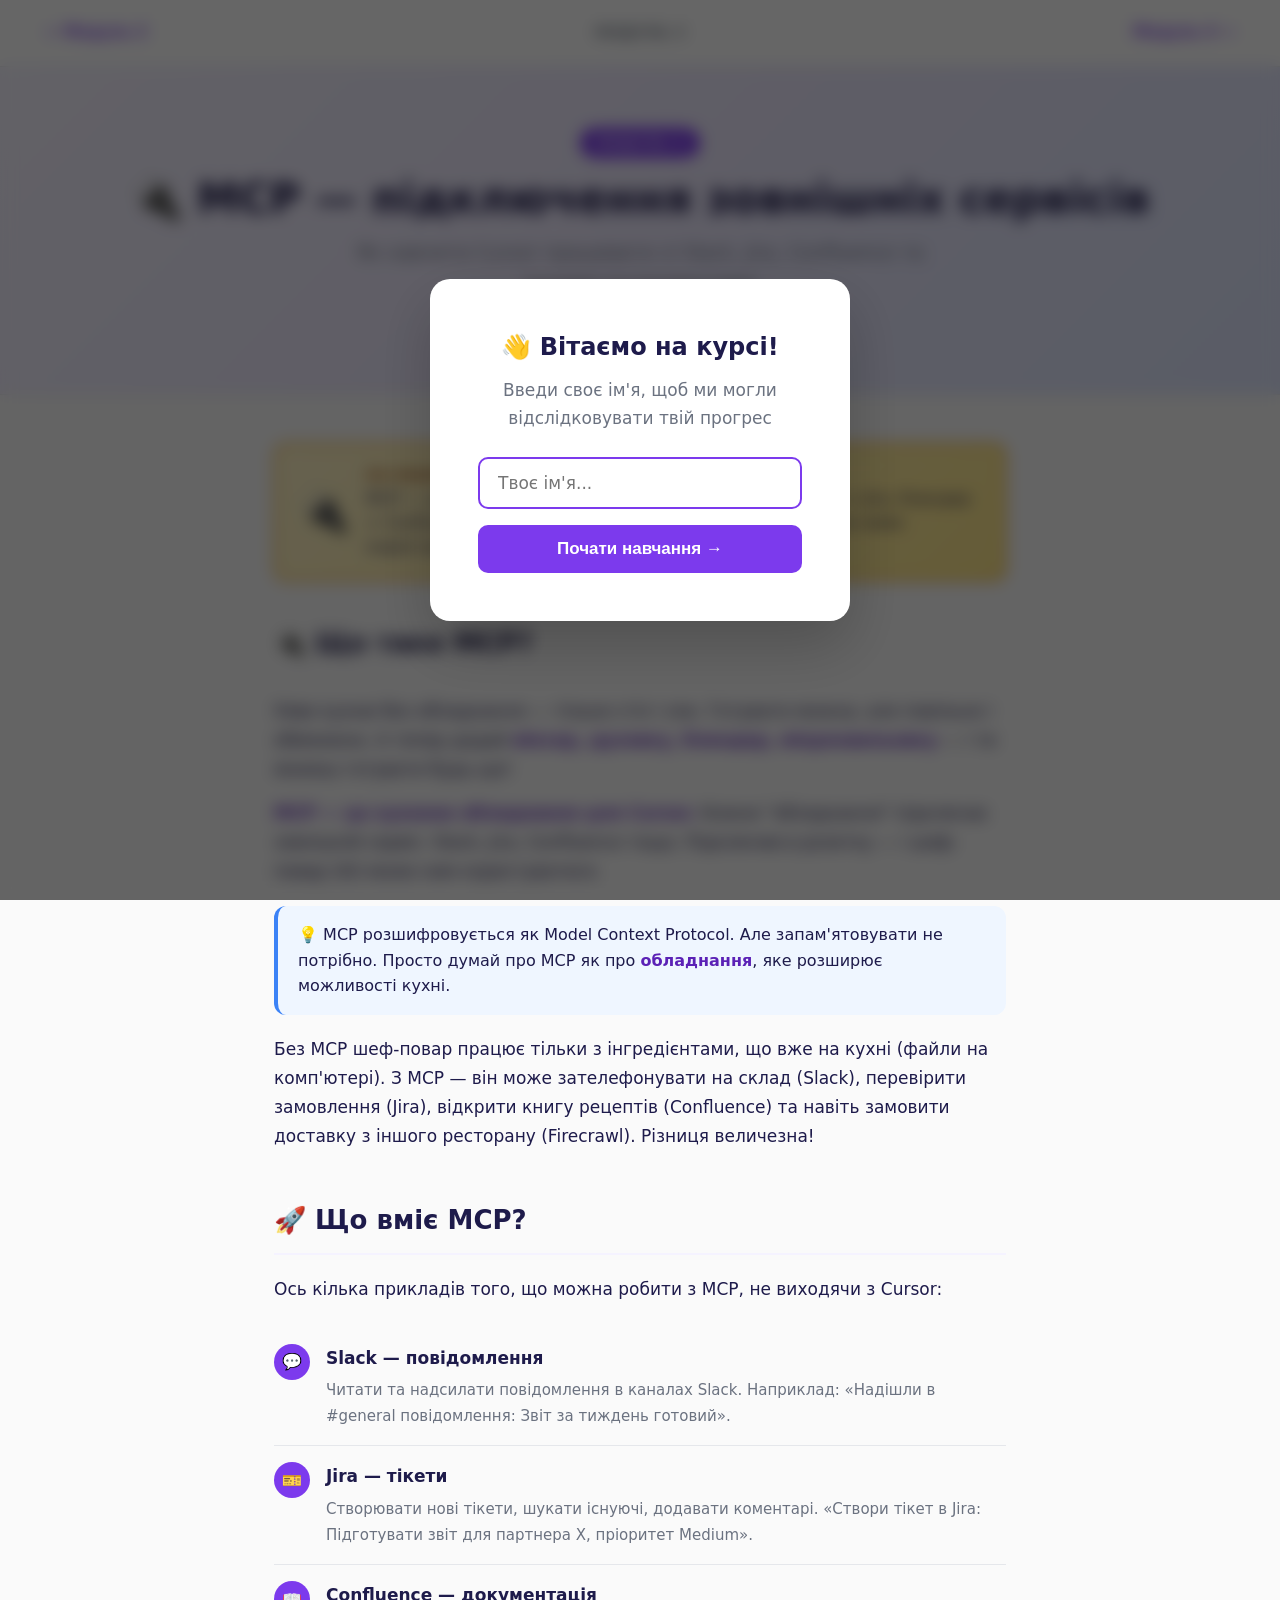
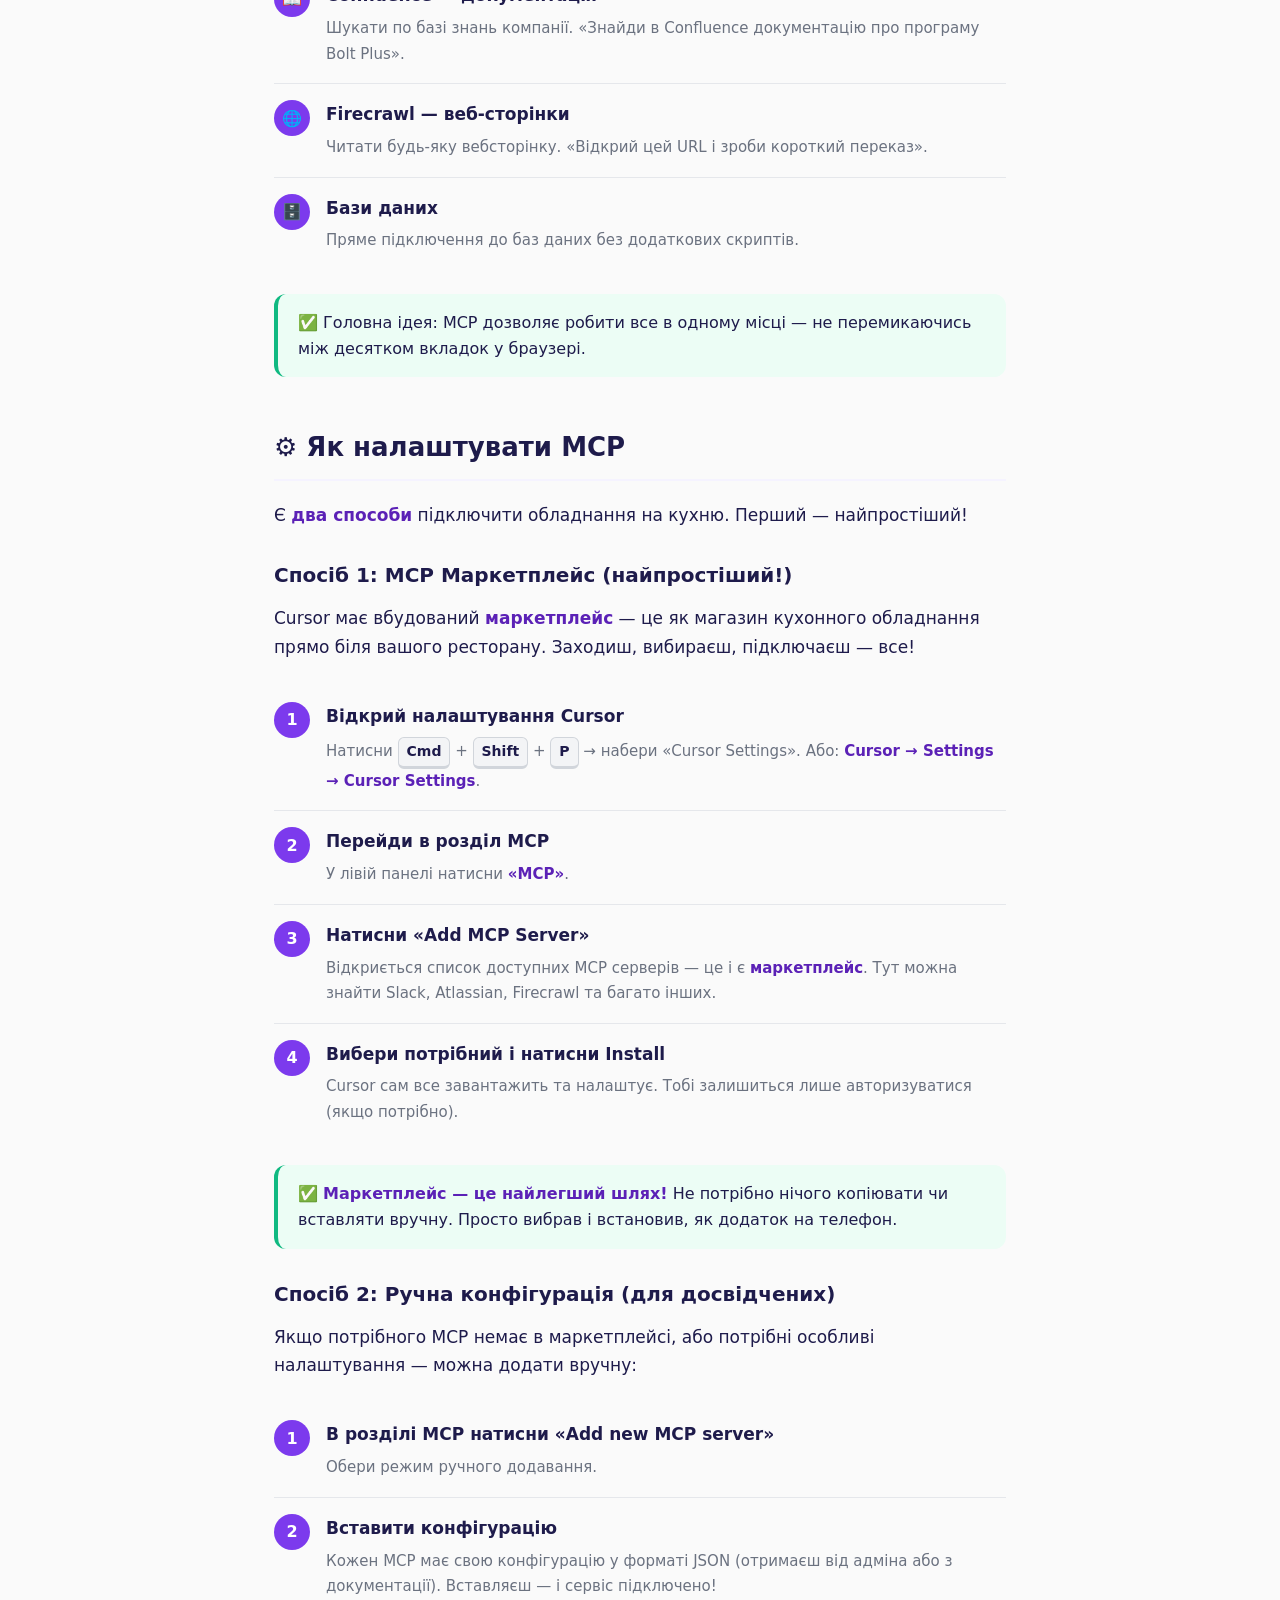
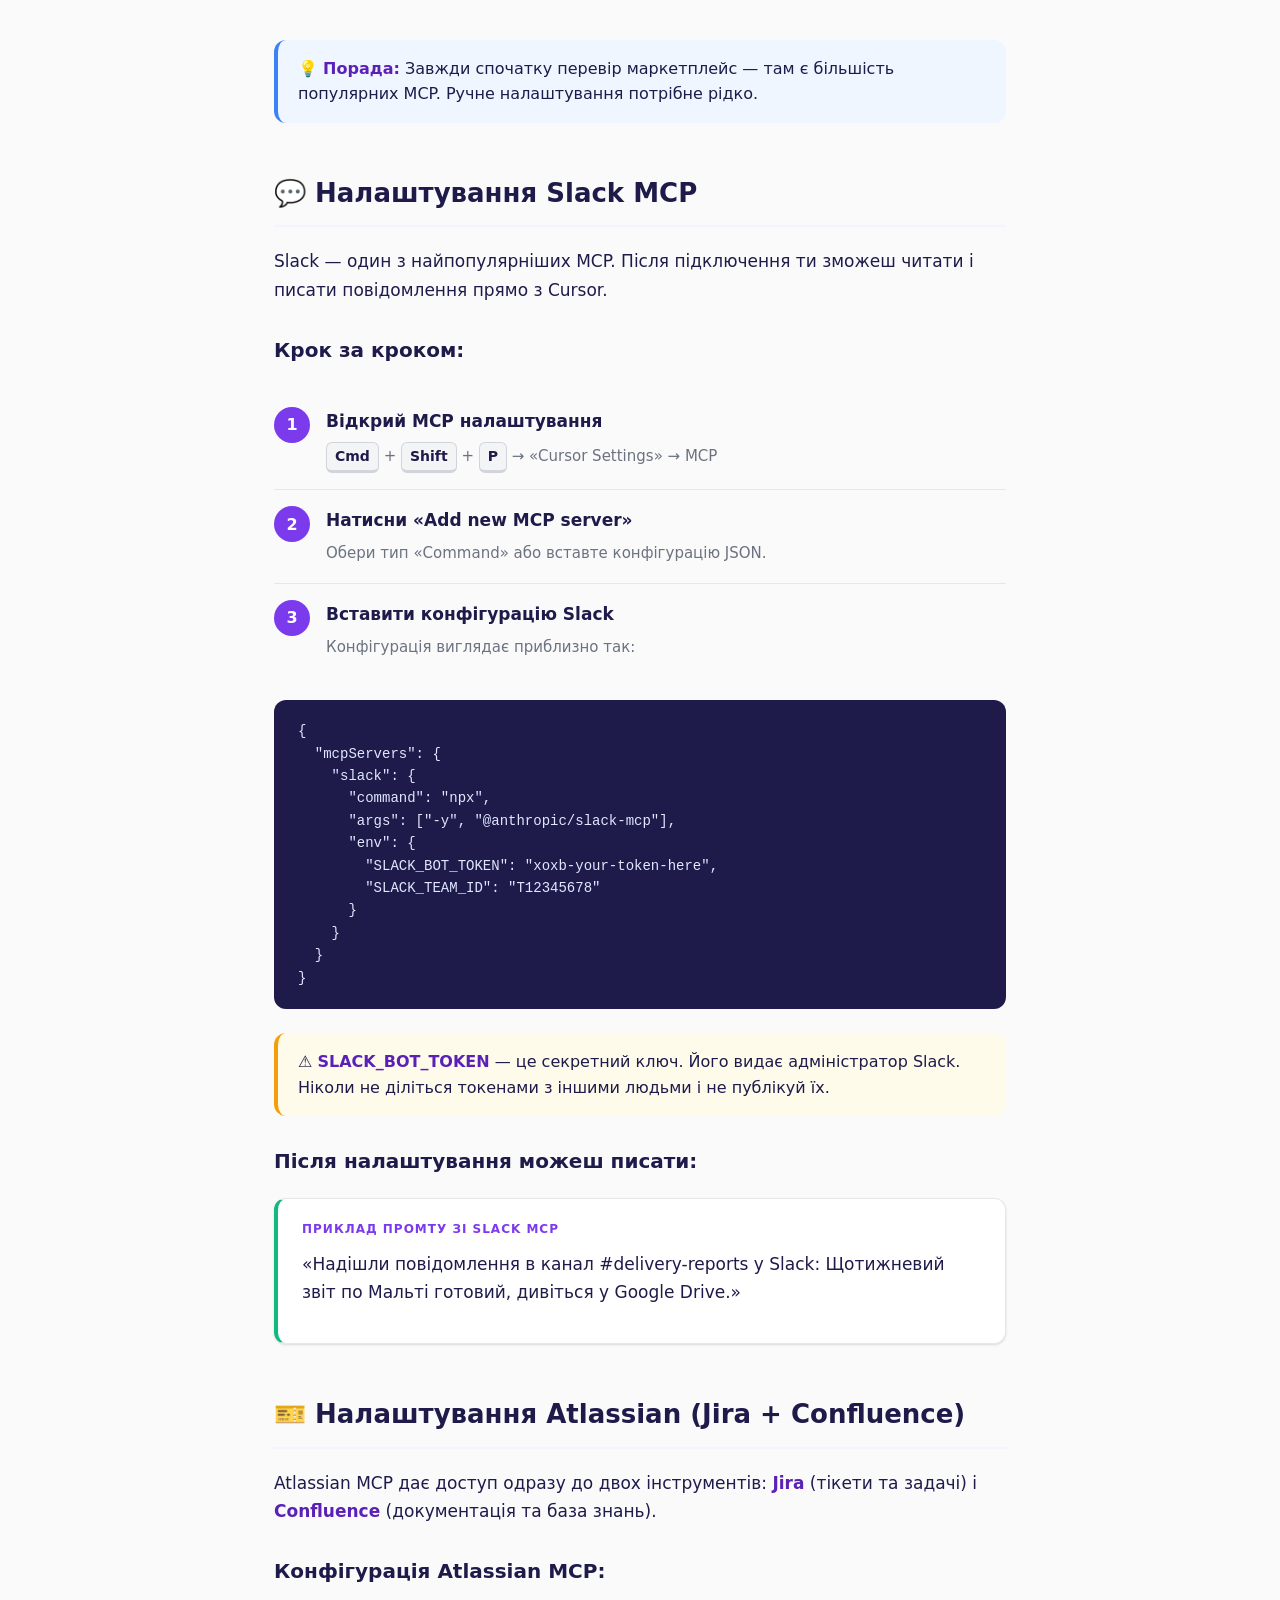
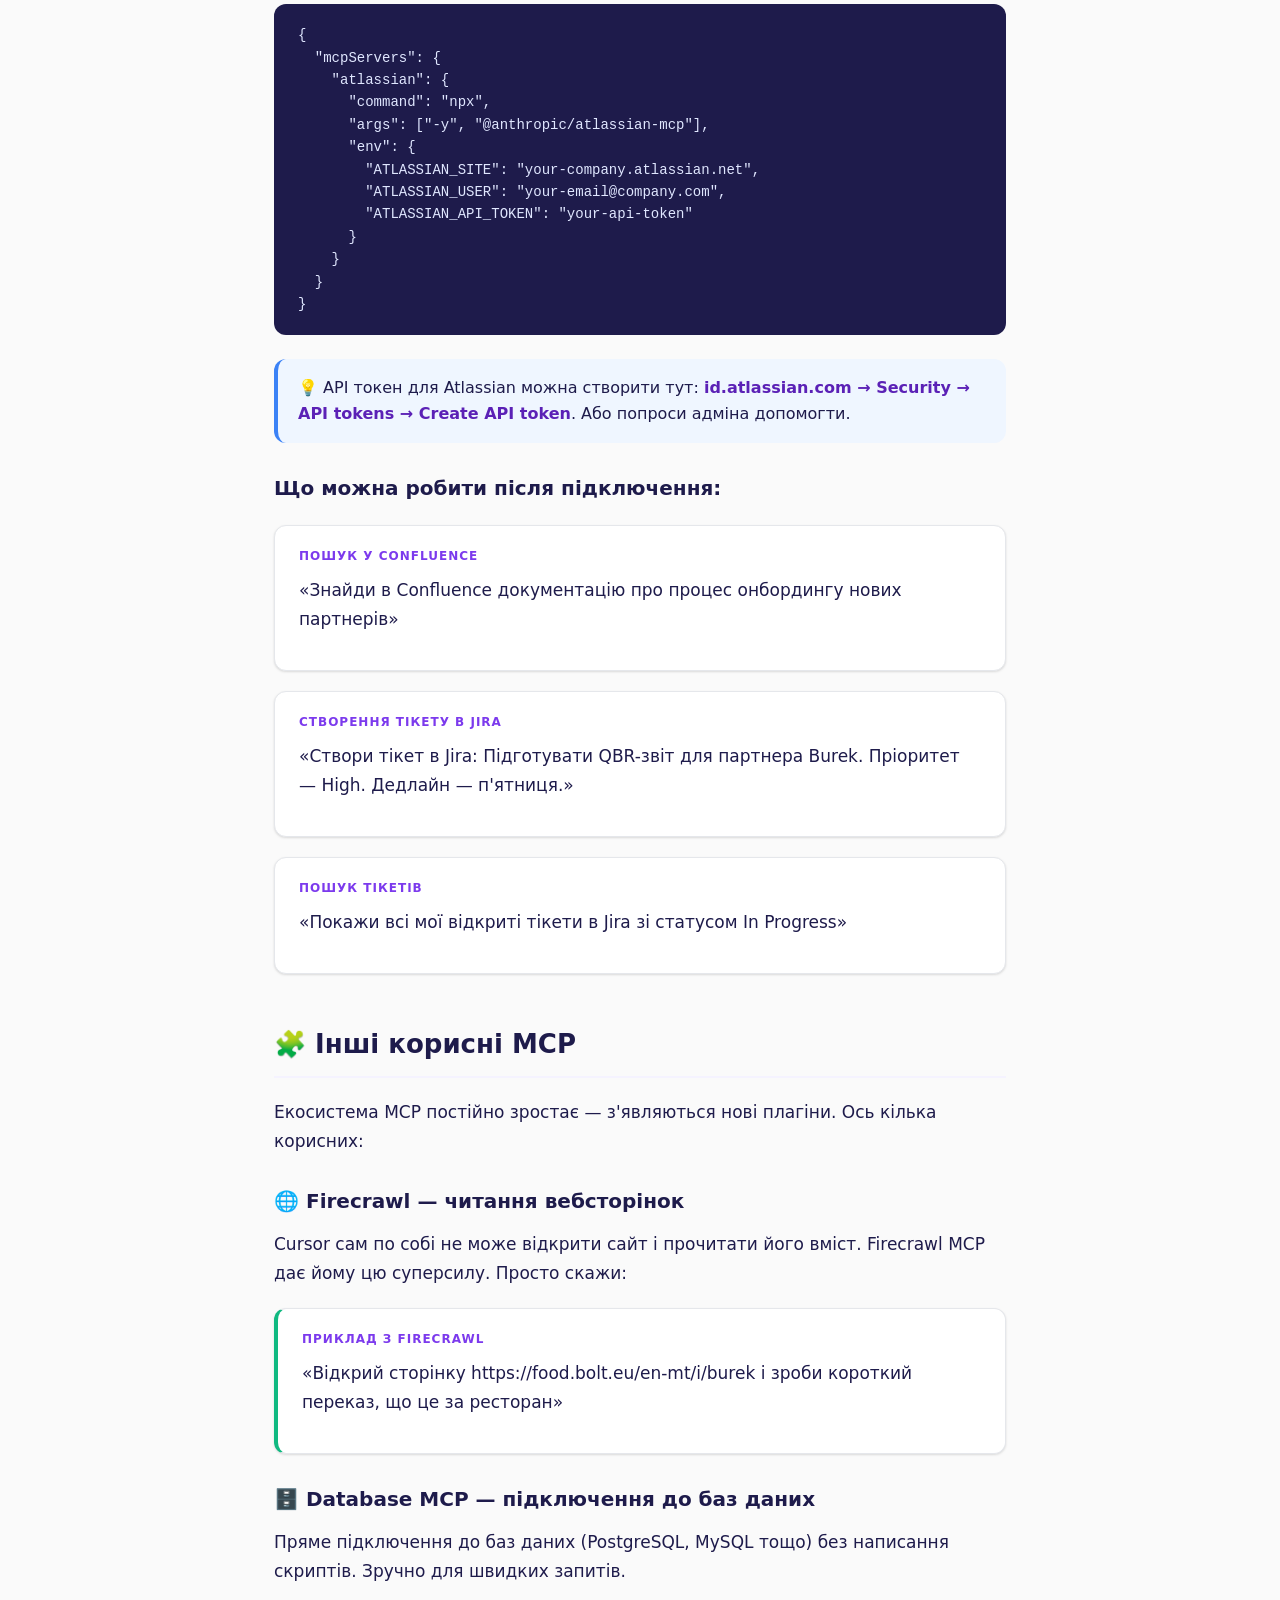
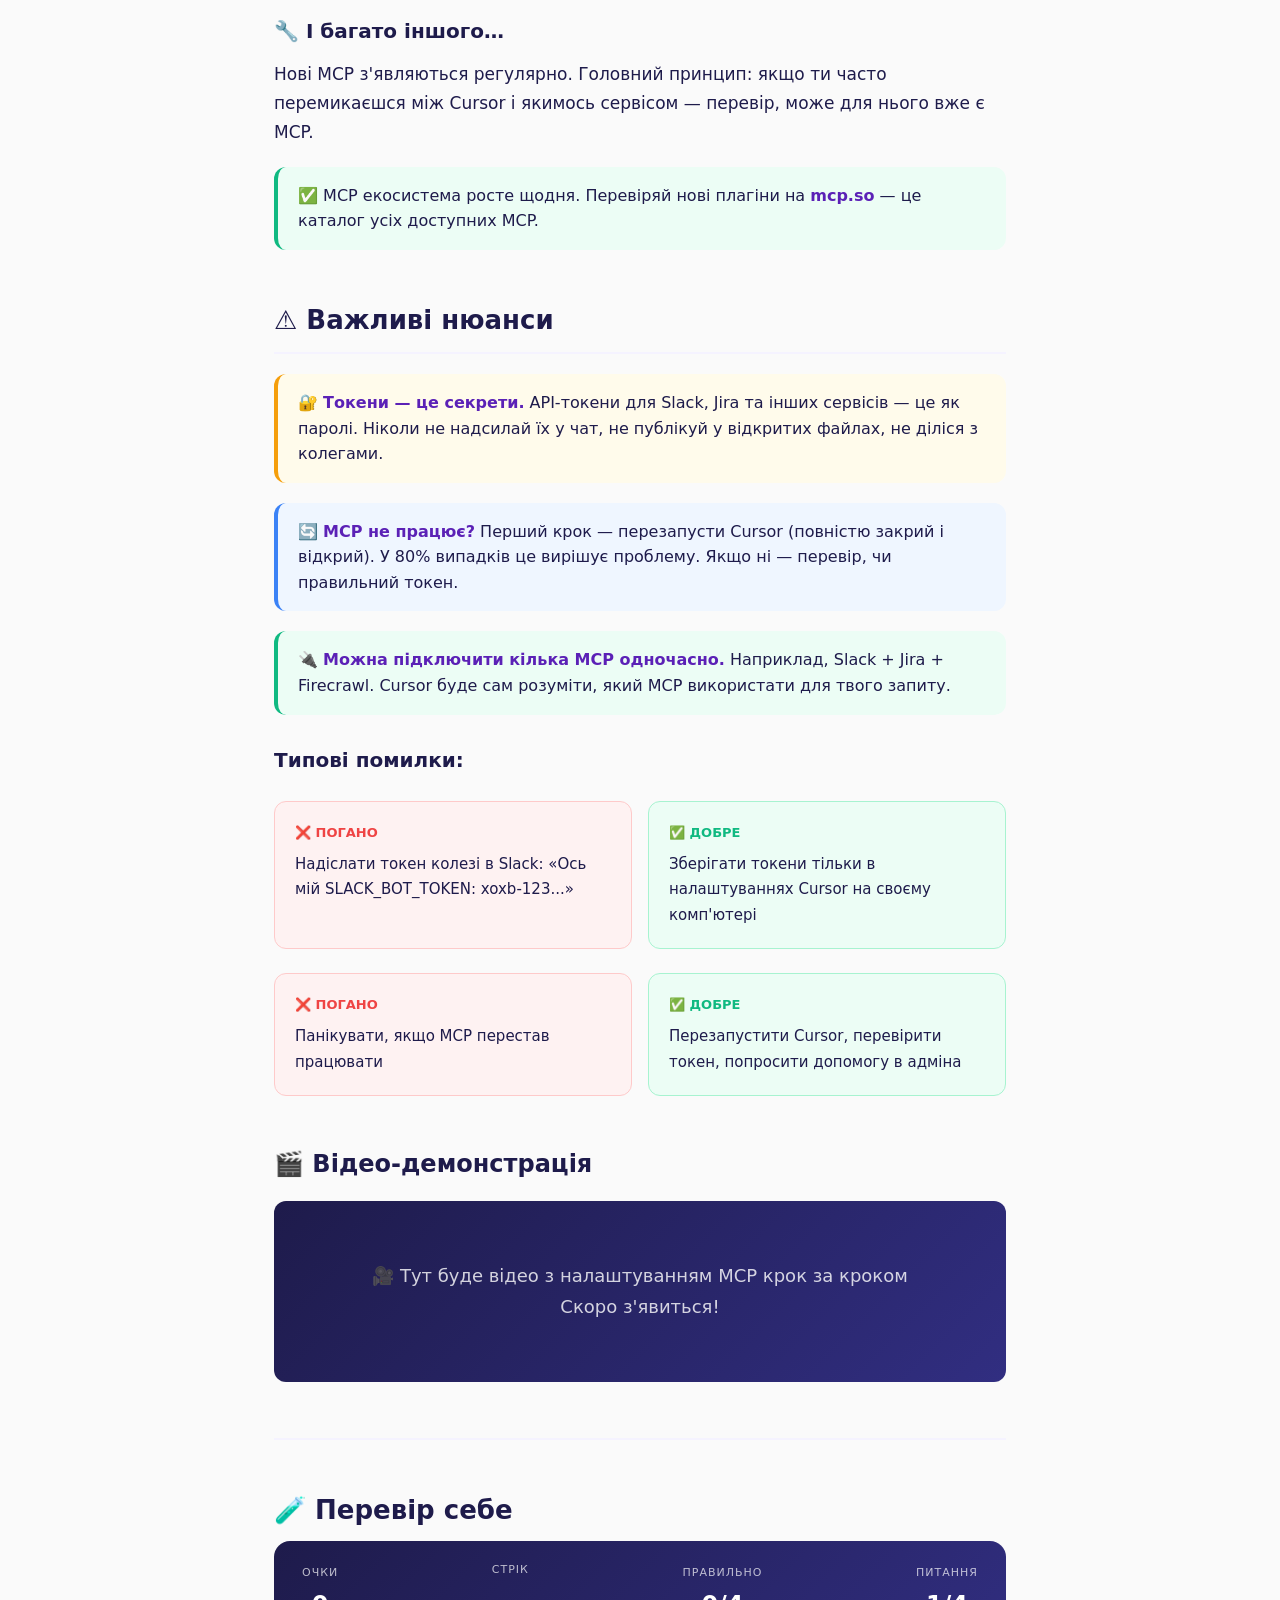
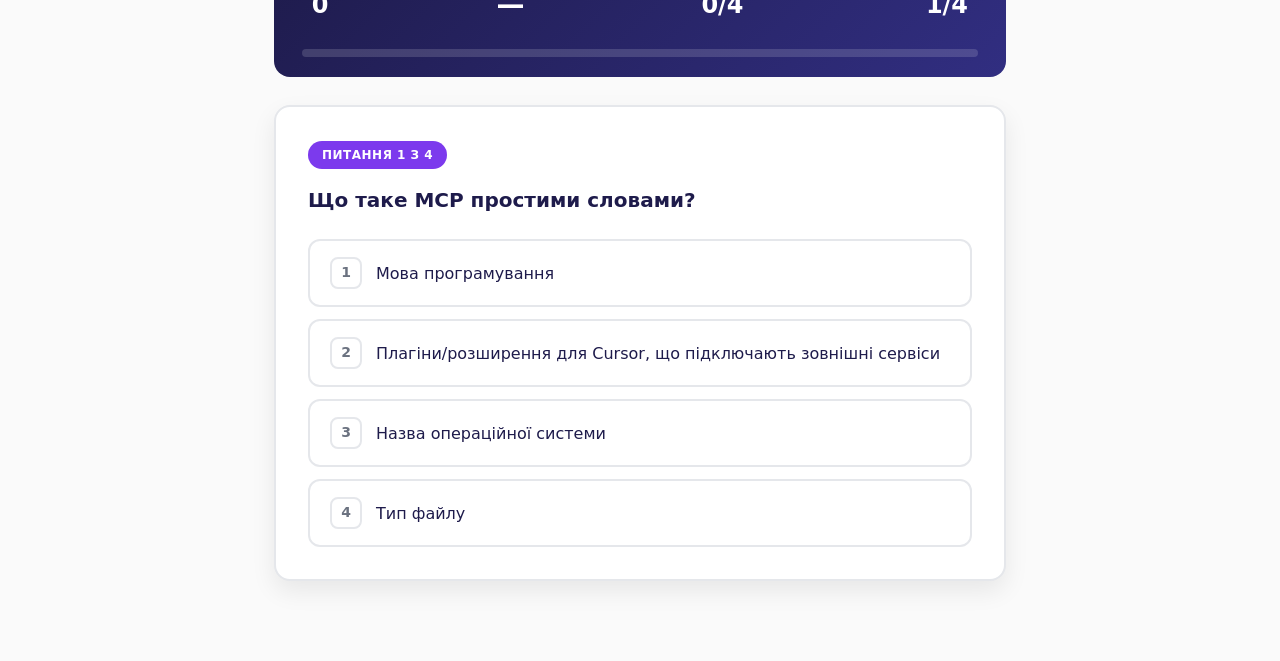
<file: modules/module-3.html>
<!DOCTYPE html>
<html lang="uk">
<head>
    <meta charset="UTF-8">
    <meta name="viewport" content="width=device-width, initial-scale=1.0">
    <title>Модуль 3 — MCP: підключення зовнішніх сервісів | Cursor AI</title>
    <link rel="stylesheet" href="../css/styles.css">
    <link rel="icon" href="data:image/svg+xml,<svg xmlns='http://www.w3.org/2000/svg' viewBox='0 0 100 100'><text y='.9em' font-size='90'>🔌</text></svg>">
</head>
<body>

    <div id="name-overlay" class="name-overlay hidden">
        <div class="name-card">
            <h2>👋 Вітаємо на курсі!</h2>
            <p>Введи своє ім'я, щоб ми могли відслідковувати твій прогрес</p>
            <input type="text" class="name-input" placeholder="Твоє ім'я..." autofocus>
            <button class="name-submit">Почати навчання →</button>
        </div>
    </div>

    <nav class="module-nav">
        <a href="module-2.html" class="nav-home">← Модуль 2</a>
        <span class="nav-title">Модуль 3</span>
        <a href="module-4.html" class="nav-next">Модуль 4 →</a>
    </nav>

    <header class="module-header">
        <div class="module-number">Модуль 3</div>
        <h1>🔌 MCP — підключення зовнішніх сервісів</h1>
        <p class="module-desc">Як навчити Cursor працювати зі Slack, Jira, Confluence та іншими інструментами</p>
        <div class="module-meta">
            <span>⏱ 20 хвилин</span>
            <span>📝 4 питання</span>
        </div>
    </header>

    <main class="module-content">

        <div class="kitchen-banner">
            <div class="kitchen-banner-icon">🔌</div>
            <div class="kitchen-banner-text">
                <strong>На нашій кухні це:</strong>
                MCP — це кухонне обладнання. Міксер = Slack, духовка = Jira, блендер = Confluence. Підключаєш в розетку — і шеф-повар може ними користуватися!
            </div>
        </div>

        <!-- Section 1: What is MCP? -->
        <section class="lesson">
            <h2>🔌 Що таке MCP?</h2>

            <p>Уяви кухню без обладнання — тільки стіл і ніж. Готувати можна, але повільно і обмежено. А тепер додай <strong>міксер, духовку, блендер, мікрохвильовку</strong> — і ти можеш готувати будь-що!</p>

            <p><strong>MCP — це кухонне обладнання для Cursor.</strong> Кожне "обладнання" підключає зовнішній сервіс: Slack, Jira, Confluence тощо. Підключив в розетку — і шеф-повар (AI) може ним користуватися.</p>

            <div class="info-box">
                💡 MCP розшифровується як Model Context Protocol. Але запам'ятовувати не потрібно. Просто думай про MCP як про <strong>обладнання</strong>, яке розширює можливості кухні.
            </div>

            <p>Без MCP шеф-повар працює тільки з інгредієнтами, що вже на кухні (файли на комп'ютері). З MCP — він може зателефонувати на склад (Slack), перевірити замовлення (Jira), відкрити книгу рецептів (Confluence) та навіть замовити доставку з іншого ресторану (Firecrawl). Різниця величезна!</p>
        </section>

        <!-- Section 2: What can MCP do? -->
        <section class="lesson">
            <h2>🚀 Що вміє MCP?</h2>

            <p>Ось кілька прикладів того, що можна робити з MCP, не виходячи з Cursor:</p>

            <div class="step-by-step">
                <div class="step">
                    <div class="step-number">💬</div>
                    <div class="step-content">
                        <h3>Slack — повідомлення</h3>
                        <p>Читати та надсилати повідомлення в каналах Slack. Наприклад: «Надішли в #general повідомлення: Звіт за тиждень готовий».</p>
                    </div>
                </div>
                <div class="step">
                    <div class="step-number">🎫</div>
                    <div class="step-content">
                        <h3>Jira — тікети</h3>
                        <p>Створювати нові тікети, шукати існуючі, додавати коментарі. «Створи тікет в Jira: Підготувати звіт для партнера X, пріоритет Medium».</p>
                    </div>
                </div>
                <div class="step">
                    <div class="step-number">📖</div>
                    <div class="step-content">
                        <h3>Confluence — документація</h3>
                        <p>Шукати по базі знань компанії. «Знайди в Confluence документацію про програму Bolt Plus».</p>
                    </div>
                </div>
                <div class="step">
                    <div class="step-number">🌐</div>
                    <div class="step-content">
                        <h3>Firecrawl — веб-сторінки</h3>
                        <p>Читати будь-яку вебсторінку. «Відкрий цей URL і зроби короткий переказ».</p>
                    </div>
                </div>
                <div class="step">
                    <div class="step-number">🗄️</div>
                    <div class="step-content">
                        <h3>Бази даних</h3>
                        <p>Пряме підключення до баз даних без додаткових скриптів.</p>
                    </div>
                </div>
            </div>

            <div class="success-box">
                ✅ Головна ідея: MCP дозволяє робити все в одному місці — не перемикаючись між десятком вкладок у браузері.
            </div>
        </section>

        <!-- Section 3: How to set up MCP -->
        <section class="lesson">
            <h2>⚙️ Як налаштувати MCP</h2>

            <p>Є <strong>два способи</strong> підключити обладнання на кухню. Перший — найпростіший!</p>

            <h3>Спосіб 1: MCP Маркетплейс (найпростіший!)</h3>

            <p>Cursor має вбудований <strong>маркетплейс</strong> — це як магазин кухонного обладнання прямо біля вашого ресторану. Заходиш, вибираєш, підключаєш — все!</p>

            <div class="step-by-step">
                <div class="step">
                    <div class="step-number">1</div>
                    <div class="step-content">
                        <h3>Відкрий налаштування Cursor</h3>
                        <p>Натисни <kbd>Cmd</kbd> + <kbd>Shift</kbd> + <kbd>P</kbd> → набери «Cursor Settings». Або: <strong>Cursor → Settings → Cursor Settings</strong>.</p>
                    </div>
                </div>
                <div class="step">
                    <div class="step-number">2</div>
                    <div class="step-content">
                        <h3>Перейди в розділ MCP</h3>
                        <p>У лівій панелі натисни <strong>«MCP»</strong>.</p>
                    </div>
                </div>
                <div class="step">
                    <div class="step-number">3</div>
                    <div class="step-content">
                        <h3>Натисни «Add MCP Server»</h3>
                        <p>Відкриється список доступних MCP серверів — це і є <strong>маркетплейс</strong>. Тут можна знайти Slack, Atlassian, Firecrawl та багато інших.</p>
                    </div>
                </div>
                <div class="step">
                    <div class="step-number">4</div>
                    <div class="step-content">
                        <h3>Вибери потрібний і натисни Install</h3>
                        <p>Cursor сам все завантажить та налаштує. Тобі залишиться лише авторизуватися (якщо потрібно).</p>
                    </div>
                </div>
            </div>

            <div class="success-box">
                ✅ <strong>Маркетплейс — це найлегший шлях!</strong> Не потрібно нічого копіювати чи вставляти вручну. Просто вибрав і встановив, як додаток на телефон.
            </div>

            <h3>Спосіб 2: Ручна конфігурація (для досвідчених)</h3>

            <p>Якщо потрібного MCP немає в маркетплейсі, або потрібні особливі налаштування — можна додати вручну:</p>

            <div class="step-by-step">
                <div class="step">
                    <div class="step-number">1</div>
                    <div class="step-content">
                        <h3>В розділі MCP натисни «Add new MCP server»</h3>
                        <p>Обери режим ручного додавання.</p>
                    </div>
                </div>
                <div class="step">
                    <div class="step-number">2</div>
                    <div class="step-content">
                        <h3>Вставити конфігурацію</h3>
                        <p>Кожен MCP має свою конфігурацію у форматі JSON (отримаєш від адміна або з документації). Вставляєш — і сервіс підключено!</p>
                    </div>
                </div>
            </div>

            <div class="info-box">
                💡 <strong>Порада:</strong> Завжди спочатку перевір маркетплейс — там є більшість популярних MCP. Ручне налаштування потрібне рідко.
            </div>
        </section>

        <!-- Section 4: Slack MCP setup -->
        <section class="lesson">
            <h2>💬 Налаштування Slack MCP</h2>

            <p>Slack — один з найпопулярніших MCP. Після підключення ти зможеш читати і писати повідомлення прямо з Cursor.</p>

            <h3>Крок за кроком:</h3>
            <div class="step-by-step">
                <div class="step">
                    <div class="step-number">1</div>
                    <div class="step-content">
                        <h3>Відкрий MCP налаштування</h3>
                        <p><kbd>Cmd</kbd> + <kbd>Shift</kbd> + <kbd>P</kbd> → «Cursor Settings» → MCP</p>
                    </div>
                </div>
                <div class="step">
                    <div class="step-number">2</div>
                    <div class="step-content">
                        <h3>Натисни «Add new MCP server»</h3>
                        <p>Обери тип «Command» або вставте конфігурацію JSON.</p>
                    </div>
                </div>
                <div class="step">
                    <div class="step-number">3</div>
                    <div class="step-content">
                        <h3>Вставити конфігурацію Slack</h3>
                        <p>Конфігурація виглядає приблизно так:</p>
                    </div>
                </div>
            </div>

            <pre><code>{
  "mcpServers": {
    "slack": {
      "command": "npx",
      "args": ["-y", "@anthropic/slack-mcp"],
      "env": {
        "SLACK_BOT_TOKEN": "xoxb-your-token-here",
        "SLACK_TEAM_ID": "T12345678"
      }
    }
  }
}</code></pre>

            <div class="warning-box">
                ⚠️ <strong>SLACK_BOT_TOKEN</strong> — це секретний ключ. Його видає адміністратор Slack. Ніколи не діліться токенами з іншими людьми і не публікуй їх.
            </div>

            <h3>Після налаштування можеш писати:</h3>
            <div class="example-box example-good">
                <div class="example-label">Приклад промту зі Slack MCP</div>
                <p>«Надішли повідомлення в канал #delivery-reports у Slack: Щотижневий звіт по Мальті готовий, дивіться у Google Drive.»</p>
            </div>
        </section>

        <!-- Section 5: Atlassian MCP -->
        <section class="lesson">
            <h2>🎫 Налаштування Atlassian (Jira + Confluence)</h2>

            <p>Atlassian MCP дає доступ одразу до двох інструментів: <strong>Jira</strong> (тікети та задачі) і <strong>Confluence</strong> (документація та база знань).</p>

            <h3>Конфігурація Atlassian MCP:</h3>
            <pre><code>{
  "mcpServers": {
    "atlassian": {
      "command": "npx",
      "args": ["-y", "@anthropic/atlassian-mcp"],
      "env": {
        "ATLASSIAN_SITE": "your-company.atlassian.net",
        "ATLASSIAN_USER": "your-email@company.com",
        "ATLASSIAN_API_TOKEN": "your-api-token"
      }
    }
  }
}</code></pre>

            <div class="info-box">
                💡 API токен для Atlassian можна створити тут: <strong>id.atlassian.com → Security → API tokens → Create API token</strong>. Або попроси адміна допомогти.
            </div>

            <h3>Що можна робити після підключення:</h3>

            <div class="example-box">
                <div class="example-label">Пошук у Confluence</div>
                <p>«Знайди в Confluence документацію про процес онбордингу нових партнерів»</p>
            </div>

            <div class="example-box">
                <div class="example-label">Створення тікету в Jira</div>
                <p>«Створи тікет в Jira: Підготувати QBR-звіт для партнера Burek. Пріоритет — High. Дедлайн — п'ятниця.»</p>
            </div>

            <div class="example-box">
                <div class="example-label">Пошук тікетів</div>
                <p>«Покажи всі мої відкриті тікети в Jira зі статусом In Progress»</p>
            </div>
        </section>

        <!-- Section 6: Other MCPs -->
        <section class="lesson">
            <h2>🧩 Інші корисні MCP</h2>

            <p>Екосистема MCP постійно зростає — з'являються нові плагіни. Ось кілька корисних:</p>

            <h3>🌐 Firecrawl — читання вебсторінок</h3>
            <p>Cursor сам по собі не може відкрити сайт і прочитати його вміст. Firecrawl MCP дає йому цю суперсилу. Просто скажи:</p>
            <div class="example-box example-good">
                <div class="example-label">Приклад з Firecrawl</div>
                <p>«Відкрий сторінку https://food.bolt.eu/en-mt/i/burek і зроби короткий переказ, що це за ресторан»</p>
            </div>

            <h3>🗄️ Database MCP — підключення до баз даних</h3>
            <p>Пряме підключення до баз даних (PostgreSQL, MySQL тощо) без написання скриптів. Зручно для швидких запитів.</p>

            <h3>🔧 І багато іншого…</h3>
            <p>Нові MCP з'являються регулярно. Головний принцип: якщо ти часто перемикаєшся між Cursor і якимось сервісом — перевір, може для нього вже є MCP.</p>

            <div class="success-box">
                ✅ MCP екосистема росте щодня. Перевіряй нові плагіни на <strong>mcp.so</strong> — це каталог усіх доступних MCP.
            </div>
        </section>

        <!-- Section 7: Important notes -->
        <section class="lesson">
            <h2>⚠️ Важливі нюанси</h2>

            <div class="warning-box">
                🔐 <strong>Токени — це секрети.</strong> API-токени для Slack, Jira та інших сервісів — це як паролі. Ніколи не надсилай їх у чат, не публікуй у відкритих файлах, не діліся з колегами.
            </div>

            <div class="info-box">
                🔄 <strong>MCP не працює?</strong> Перший крок — перезапусти Cursor (повністю закрий і відкрий). У 80% випадків це вирішує проблему. Якщо ні — перевір, чи правильний токен.
            </div>

            <div class="success-box">
                🔌 <strong>Можна підключити кілька MCP одночасно.</strong> Наприклад, Slack + Jira + Firecrawl. Cursor буде сам розуміти, який MCP використати для твого запиту.
            </div>

            <h3>Типові помилки:</h3>
            <div class="comparison">
                <div class="comparison-bad">
                    Надіслати токен колезі в Slack: «Ось мій SLACK_BOT_TOKEN: xoxb-123...»
                </div>
                <div class="comparison-good">
                    Зберігати токени тільки в налаштуваннях Cursor на своєму комп'ютері
                </div>
            </div>

            <div class="comparison">
                <div class="comparison-bad">
                    Панікувати, якщо MCP перестав працювати
                </div>
                <div class="comparison-good">
                    Перезапустити Cursor, перевірити токен, попросити допомогу в адміна
                </div>
            </div>
        </section>

        <!-- Video placeholder -->
        <section class="video-section">
            <h2>🎬 Відео-демонстрація</h2>
            <div class="video-placeholder">
                <p>🎥 Тут буде відео з налаштуванням MCP крок за кроком</p>
                <p>Скоро з'явиться!</p>
            </div>
        </section>

        <!-- Quiz -->
        <section class="quiz-section" id="quiz">
            <h2>🧪 Перевір себе</h2>
            <div id="quiz-container"></div>
        </section>

    </main>

    <script src="../js/app.js"></script>
    <script>
        document.addEventListener('DOMContentLoaded', () => {
            initQuiz(3, [
                {
                    type: "choice",
                    question: "Що таке MCP простими словами?",
                    options: [
                        "Мова програмування",
                        "Плагіни/розширення для Cursor, що підключають зовнішні сервіси",
                        "Назва операційної системи",
                        "Тип файлу"
                    ],
                    correct: 1,
                    explanation: "MCP — це розетки на кухні 🔌 Підключаєш обладнання (Slack, Jira, Confluence) — і шеф-повар може ними користуватися прямо з Cursor!"
                },
                {
                    type: "truefalse",
                    statement: "Через MCP можна відправляти повідомлення в Slack прямо з Cursor, не відкриваючи Slack.",
                    correct: true,
                    explanation: "Саме так! Це як мати телефон прямо на кухні — не треба бігти в офіс, щоб зателефонувати."
                },
                {
                    type: "match",
                    question: "З'єднай MCP з кухонною аналогією:",
                    pairs: [
                        { left: "Slack MCP", right: "Міксер (комунікація)" },
                        { left: "Jira MCP", right: "Духовка (задачі)" },
                        { left: "Confluence MCP", right: "Блендер (документація)" },
                        { left: "Firecrawl MCP", right: "Мікрохвильовка (веб)" }
                    ]
                },
                {
                    type: "choice",
                    question: "Де налаштовуються MCP в Cursor?",
                    options: [
                        "В терміналі macOS",
                        "В Google Drive",
                        "Cursor Settings → MCP",
                        "В App Store"
                    ],
                    correct: 2,
                    explanation: "MCP налаштовується через Cursor Settings → MCP. Як підключення обладнання до розеток на кухні!"
                }
            ]);
        });
    </script>
</body>
</html>
</file>
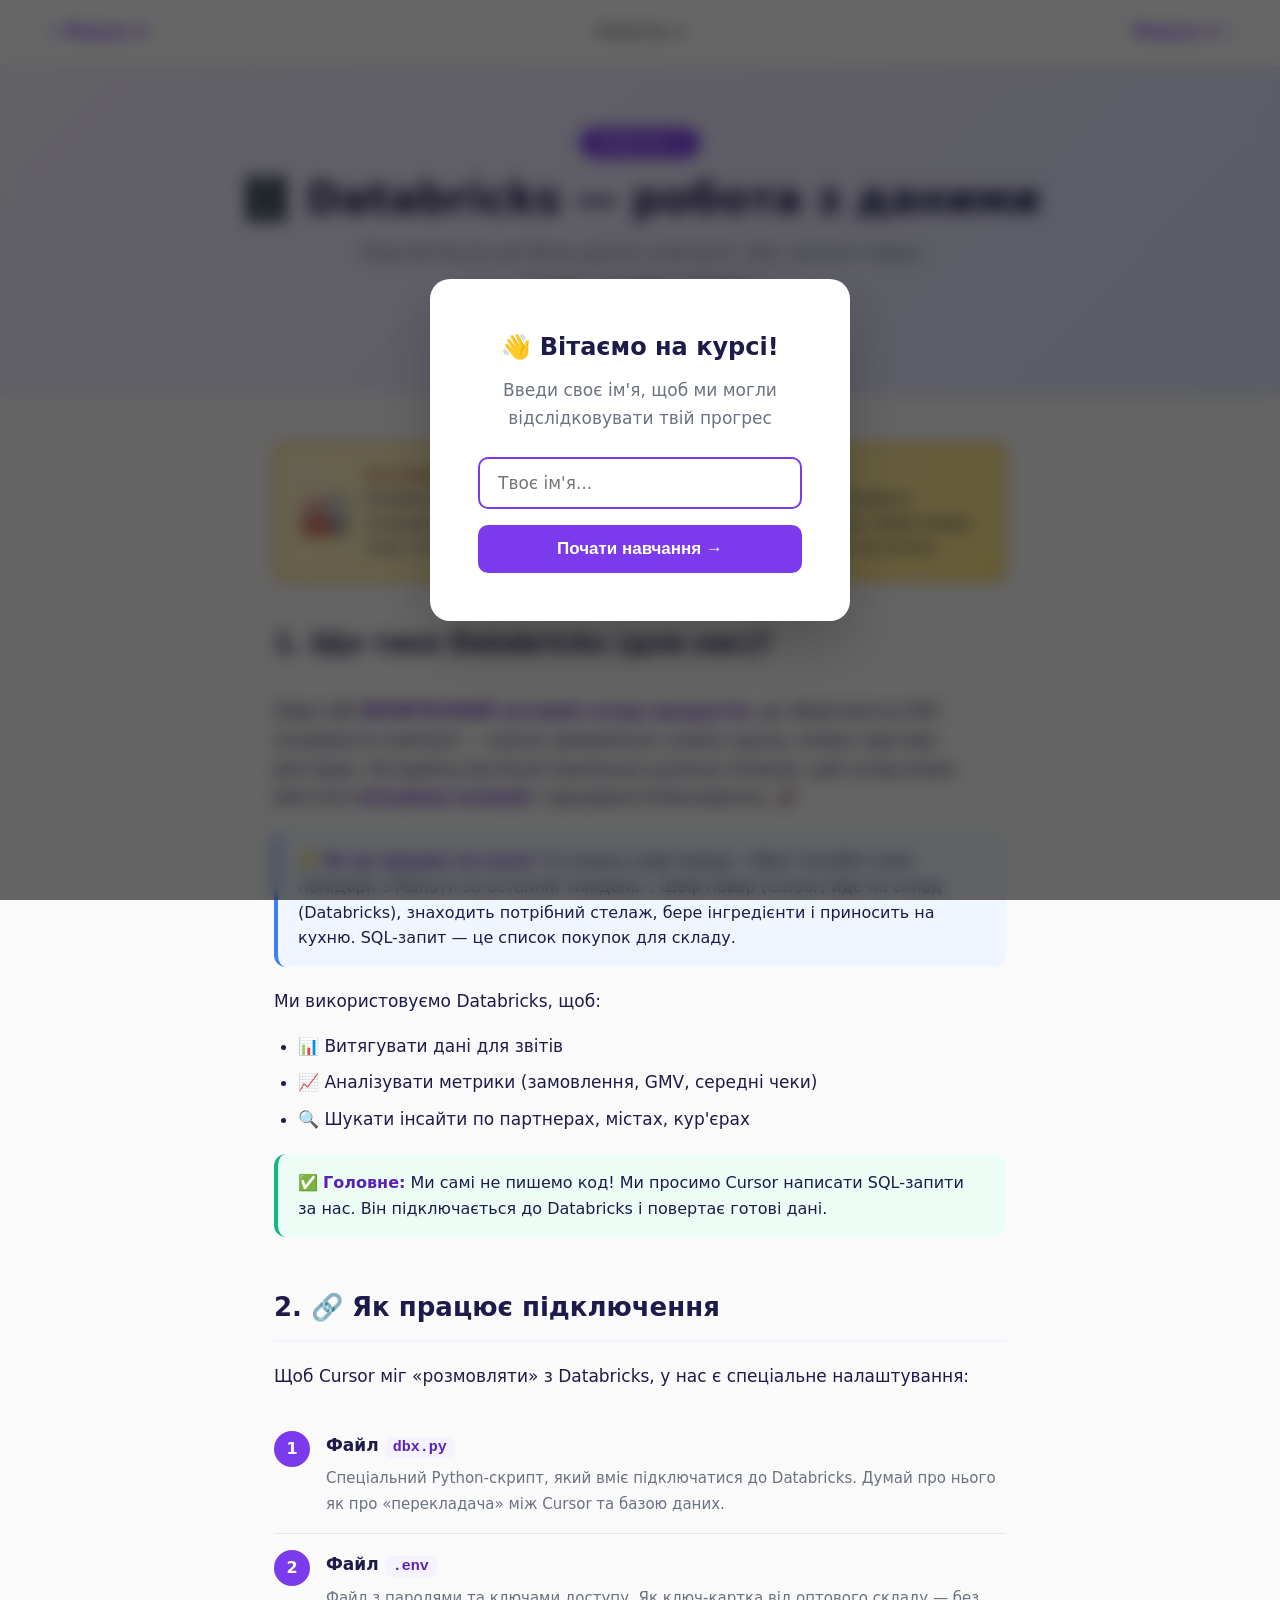
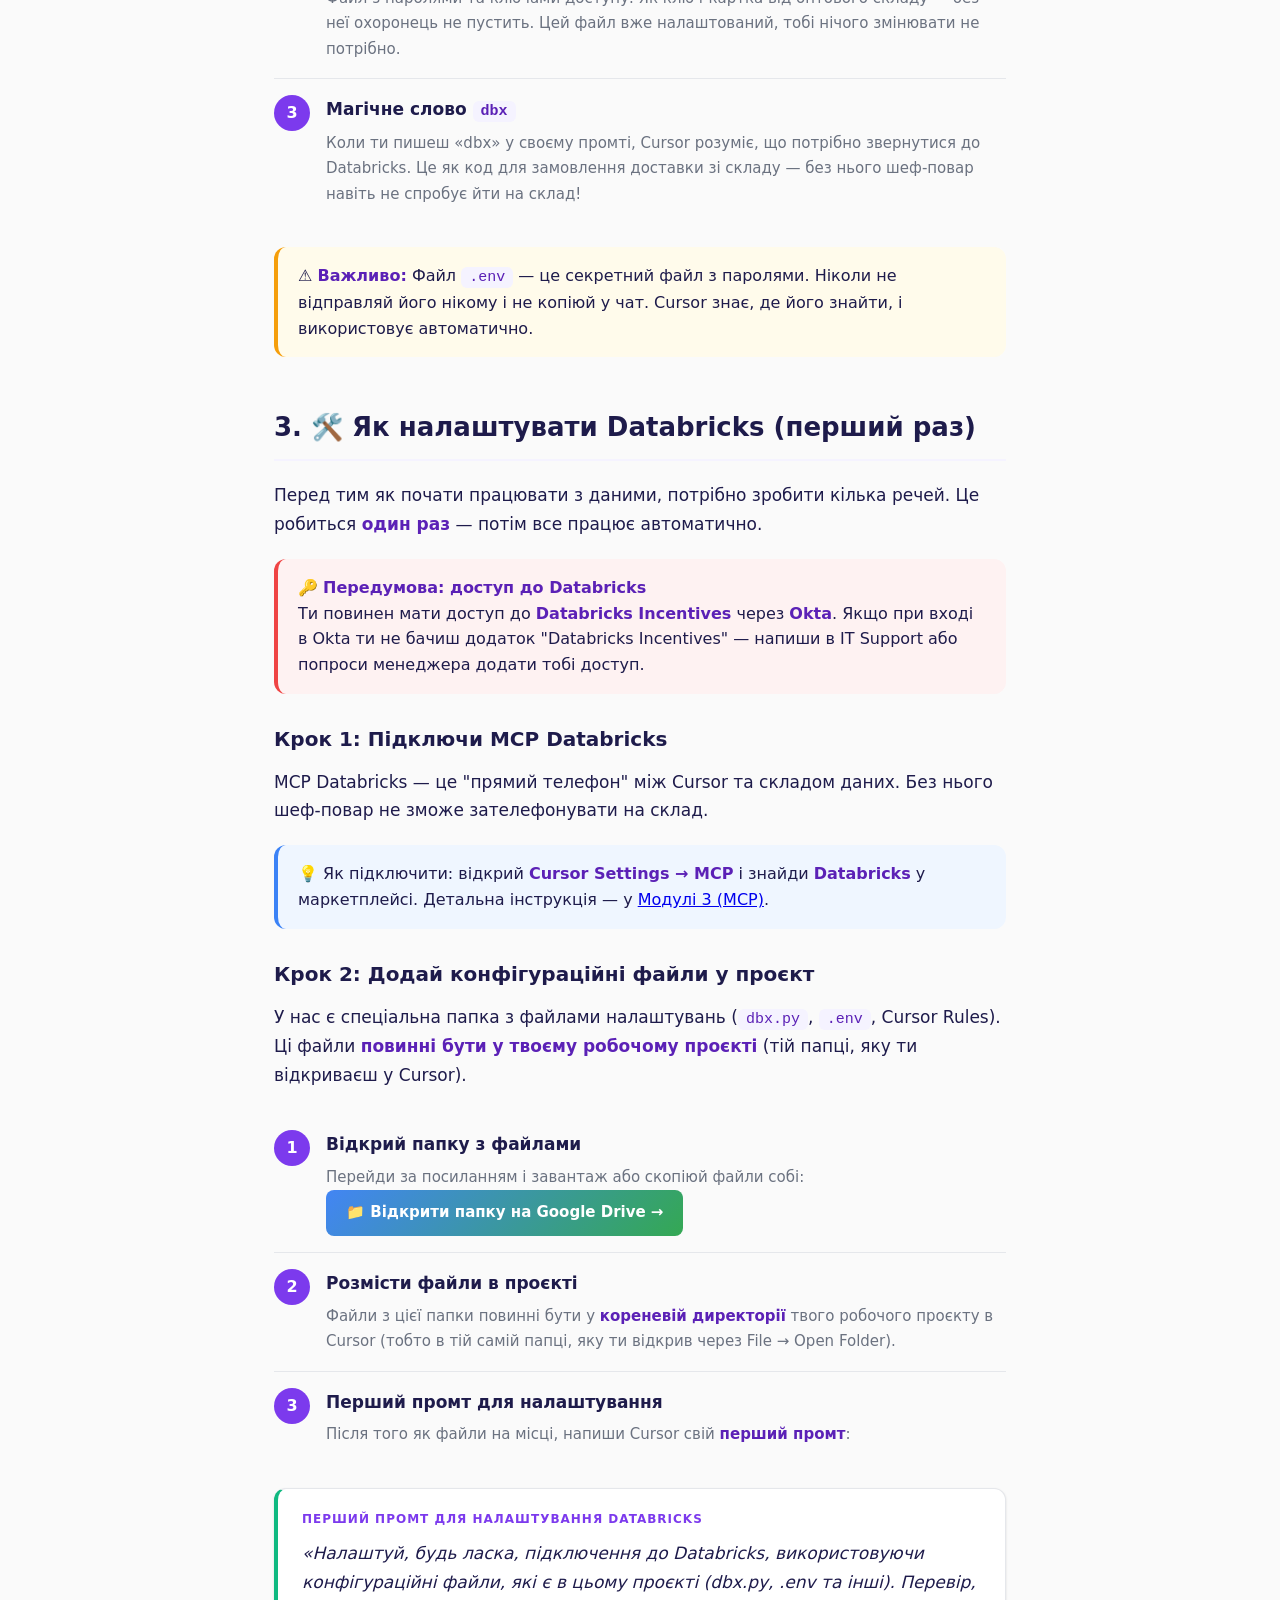
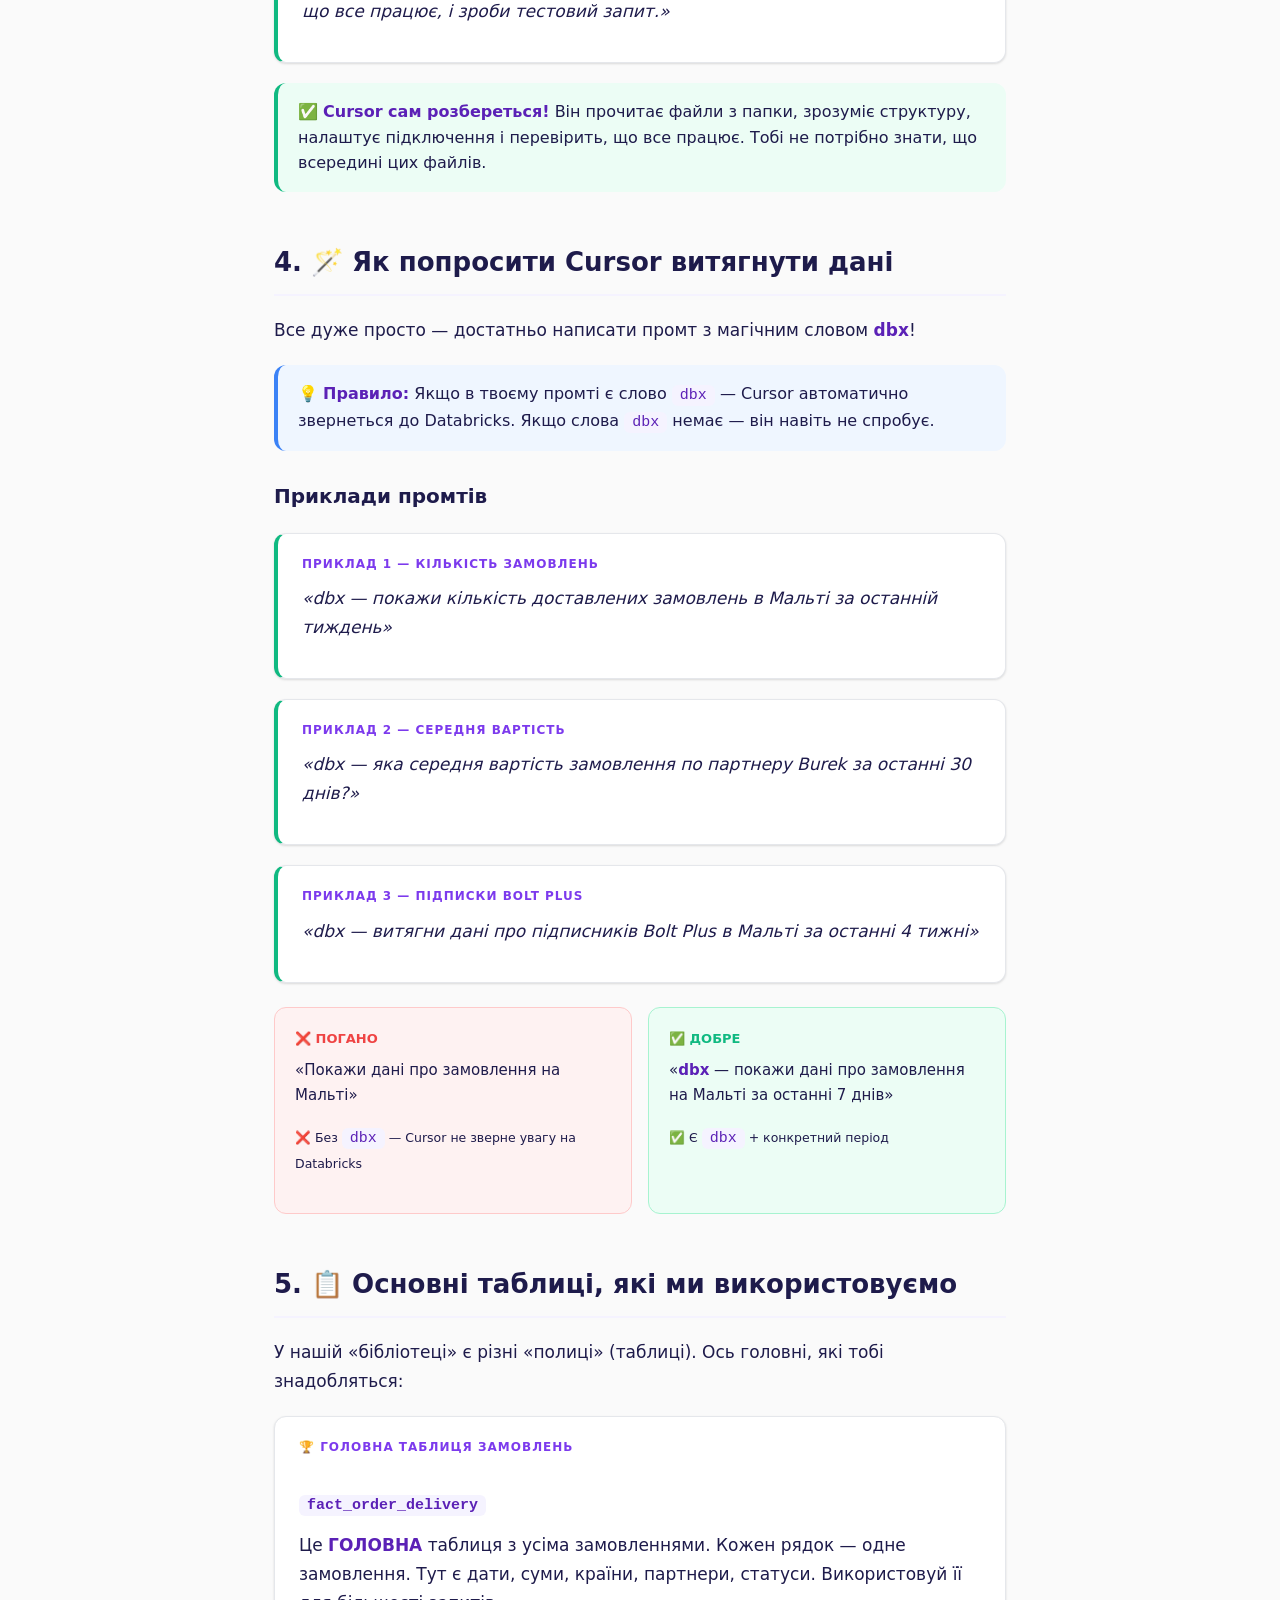
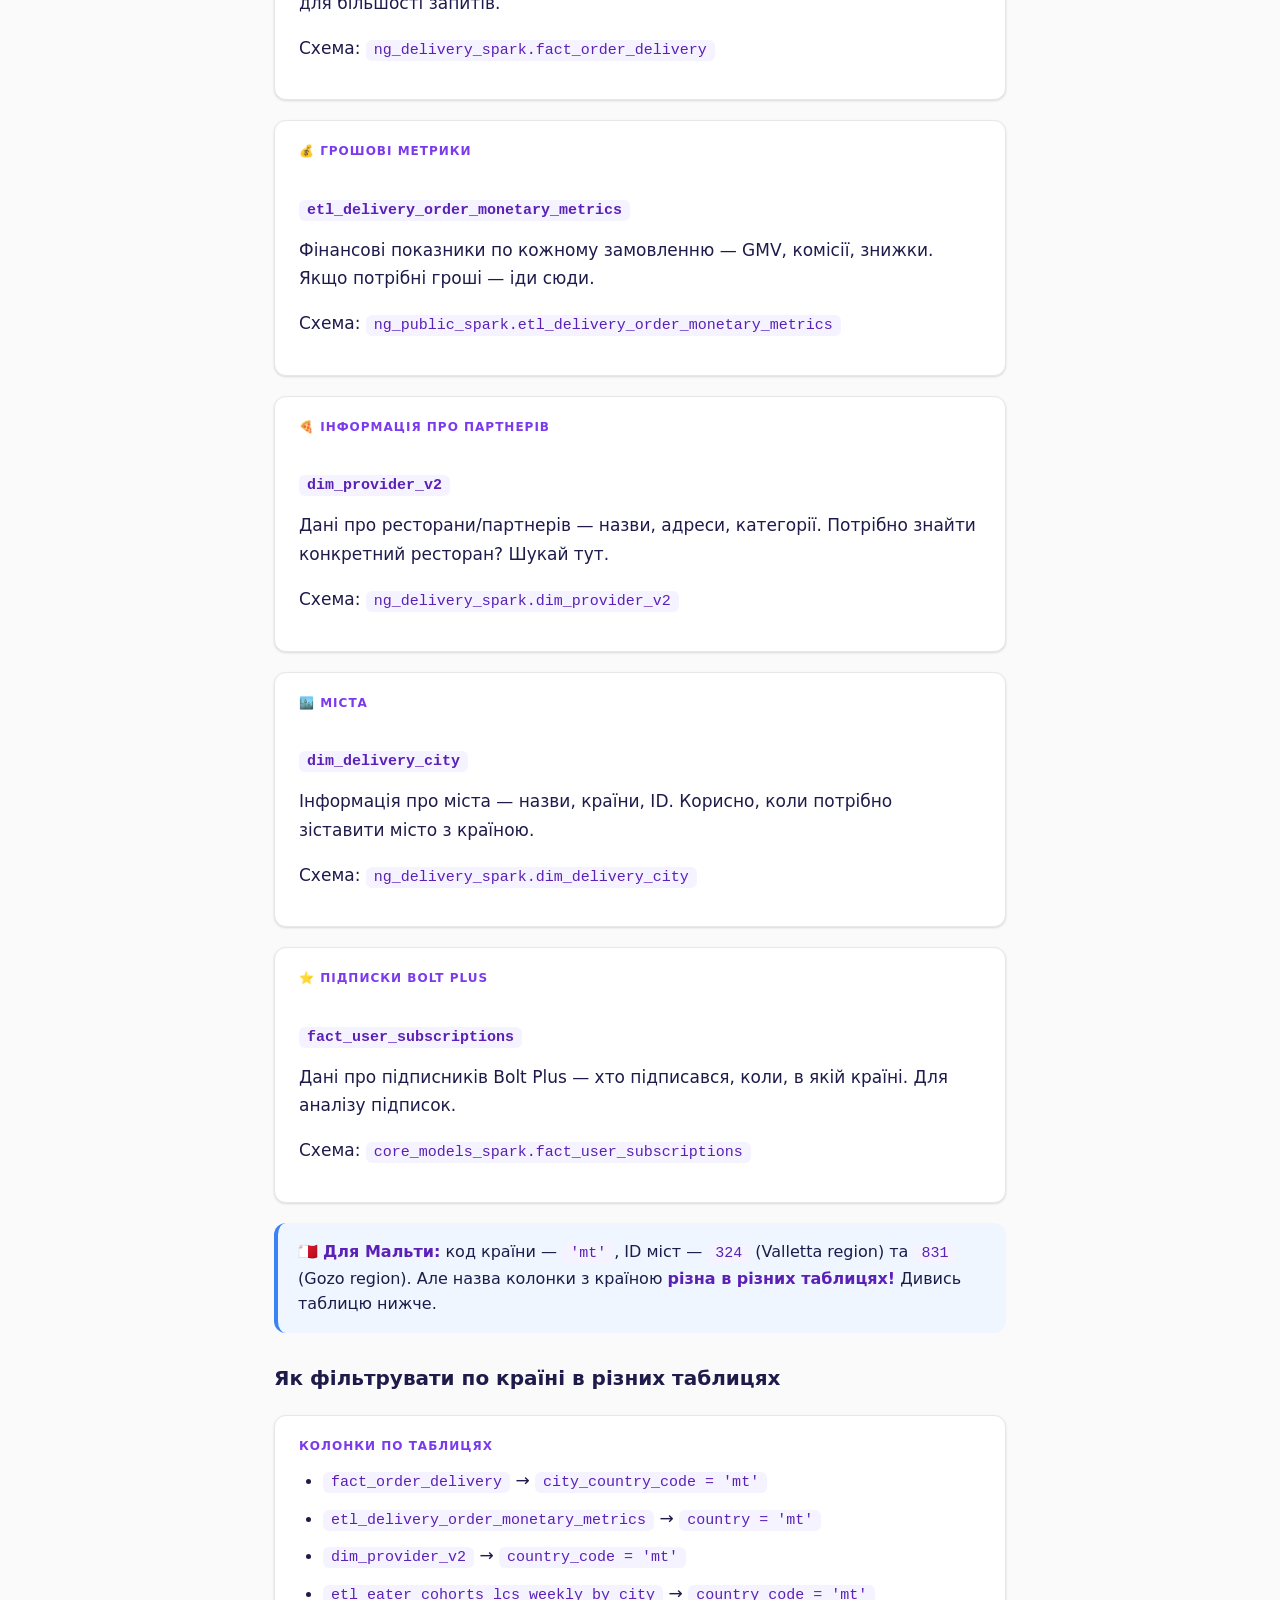
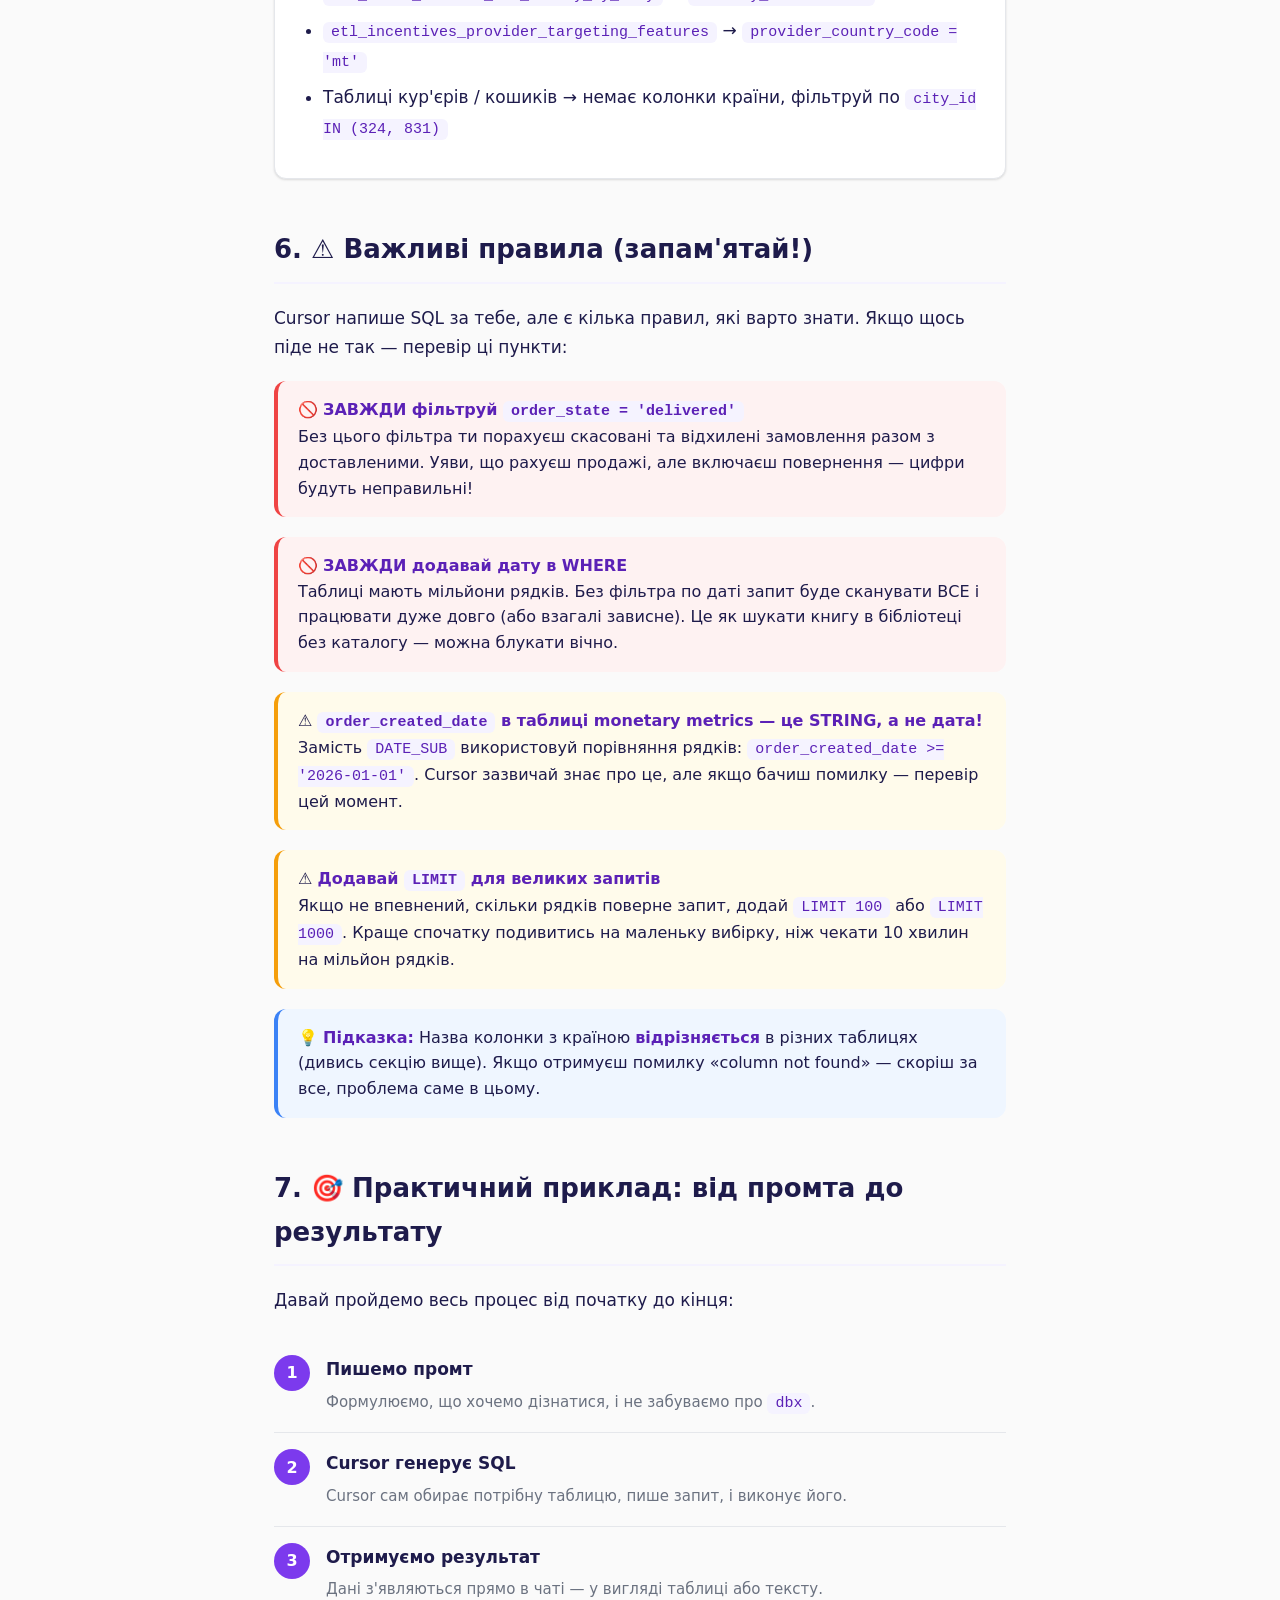
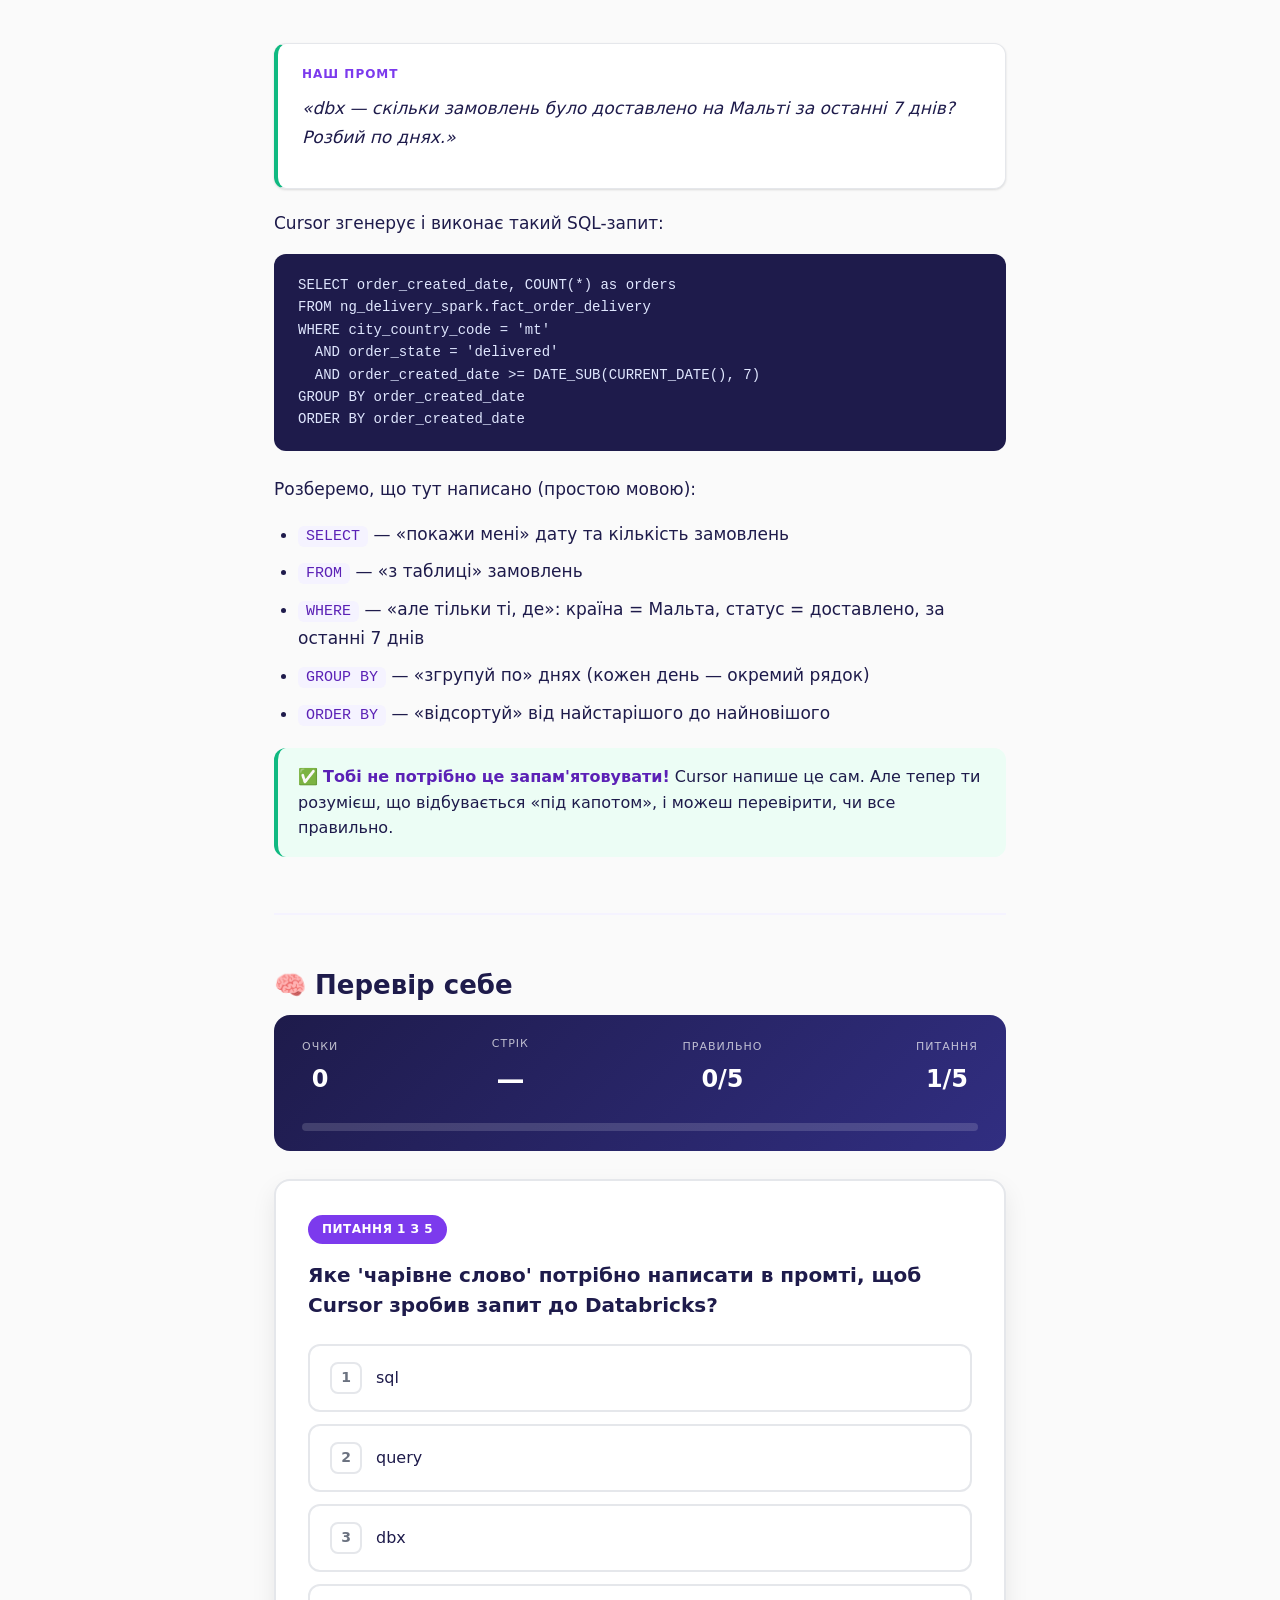
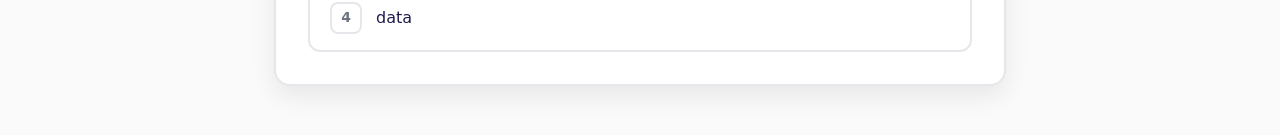
<file: modules/module-4.html>
<!DOCTYPE html>
<html lang="uk">
<head>
    <meta charset="UTF-8">
    <meta name="viewport" content="width=device-width, initial-scale=1.0">
    <title>Модуль 4 — Databricks: робота з даними | Cursor AI Course</title>
    <link rel="stylesheet" href="../css/styles.css">
    <link rel="icon" href="data:image/svg+xml,<svg xmlns='http://www.w3.org/2000/svg' viewBox='0 0 100 100'><text y='.9em' font-size='90'>🗄️</text></svg>">
</head>
<body>

    <!-- Name Input Overlay -->
    <div id="name-overlay" class="name-overlay hidden">
        <div class="name-card">
            <h2>👋 Вітаємо на курсі!</h2>
            <p>Введи своє ім'я, щоб ми могли відслідковувати твій прогрес</p>
            <input type="text" class="name-input" placeholder="Твоє ім'я..." autofocus>
            <button class="name-submit">Почати навчання →</button>
        </div>
    </div>

    <!-- Navigation -->
    <nav class="module-nav">
        <a href="module-3.html" class="nav-home">← Модуль 3</a>
        <span class="nav-title">Модуль 4</span>
        <a href="module-5.html" class="nav-next">Модуль 5 →</a>
    </nav>

    <!-- Header -->
    <header class="module-header">
        <div class="module-number">Модуль 4</div>
        <h1>🗄️ Databricks — робота з даними</h1>
        <p class="module-desc">Підключення до бази даних компанії, SQL-запити через Cursor, основні таблиці</p>
        <div class="module-meta">
            <span>⏱ 30 хвилин</span>
            <span>📝 5 питань у квізі</span>
        </div>
    </header>

    <!-- Content -->
    <main class="module-content">

        <div class="kitchen-banner">
            <div class="kitchen-banner-icon">🏭</div>
            <div class="kitchen-banner-text">
                <strong>На нашій кухні це:</strong>
                Databricks — це величезний оптовий склад продуктів. Мільйони позицій: кожне замовлення, кожен кур'єр, кожен партнер. Шеф-повар знає, як знайти потрібні інгредієнти і замовити доставку на кухню.
            </div>
        </div>

        <!-- Section 1 -->
        <section class="lesson">
            <h2>1. Що таке Databricks (для нас)?</h2>

            <p>Уяви собі <strong>ВЕЛИЧЕЗНИЙ оптовий склад продуктів</strong>, де зберігаються ВСІ інгредієнти компанії — кожне замовлення, кожен кур'єр, кожен партнер-ресторан. На відміну від Excel (маленька кухонна полиця), цей склад може вмістити <strong>мільйони позицій</strong> і працювати блискавично. 🚀</p>

            <div class="info-box">
                💡 <strong>Як це працює на кухні:</strong> Ти кажеш шеф-повару: «Мені потрібні свіжі помідори з Мальти за останній тиждень». Шеф-повар (Cursor) йде на склад (Databricks), знаходить потрібний стелаж, бере інгредієнти і приносить на кухню. SQL-запит — це список покупок для складу.
            </div>

            <p>Ми використовуємо Databricks, щоб:</p>
            <ul>
                <li>📊 Витягувати дані для звітів</li>
                <li>📈 Аналізувати метрики (замовлення, GMV, середні чеки)</li>
                <li>🔍 Шукати інсайти по партнерах, містах, кур'єрах</li>
            </ul>

            <div class="success-box">
                ✅ <strong>Головне:</strong> Ми самі не пишемо код! Ми просимо Cursor написати SQL-запити за нас. Він підключається до Databricks і повертає готові дані.
            </div>
        </section>

        <!-- Section 2 -->
        <section class="lesson">
            <h2>2. 🔗 Як працює підключення</h2>

            <p>Щоб Cursor міг «розмовляти» з Databricks, у нас є спеціальне налаштування:</p>

            <div class="step-by-step">
                <div class="step">
                    <div class="step-number">1</div>
                    <div class="step-content">
                        <h3>Файл <code>dbx.py</code></h3>
                        <p>Спеціальний Python-скрипт, який вміє підключатися до Databricks. Думай про нього як про «перекладача» між Cursor та базою даних.</p>
                    </div>
                </div>
                <div class="step">
                    <div class="step-number">2</div>
                    <div class="step-content">
                        <h3>Файл <code>.env</code></h3>
                        <p>Файл з паролями та ключами доступу. Як ключ-картка від оптового складу — без неї охоронець не пустить. Цей файл вже налаштований, тобі нічого змінювати не потрібно.</p>
                    </div>
                </div>
                <div class="step">
                    <div class="step-number">3</div>
                    <div class="step-content">
                        <h3>Магічне слово <code>dbx</code></h3>
                        <p>Коли ти пишеш «dbx» у своєму промті, Cursor розуміє, що потрібно звернутися до Databricks. Це як код для замовлення доставки зі складу — без нього шеф-повар навіть не спробує йти на склад!</p>
                    </div>
                </div>
            </div>

            <div class="warning-box">
                ⚠️ <strong>Важливо:</strong> Файл <code>.env</code> — це секретний файл з паролями. Ніколи не відправляй його нікому і не копіюй у чат. Cursor знає, де його знайти, і використовує автоматично.
            </div>
        </section>

        <!-- Section 3: Setup -->
        <section class="lesson">
            <h2>3. 🛠️ Як налаштувати Databricks (перший раз)</h2>

            <p>Перед тим як почати працювати з даними, потрібно зробити кілька речей. Це робиться <strong>один раз</strong> — потім все працює автоматично.</p>

            <div class="error-box">
                🔑 <strong>Передумова: доступ до Databricks</strong><br>
                Ти повинен мати доступ до <strong>Databricks Incentives</strong> через <strong>Okta</strong>. Якщо при вході в Okta ти не бачиш додаток "Databricks Incentives" — напиши в IT Support або попроси менеджера додати тобі доступ.
            </div>

            <h3>Крок 1: Підключи MCP Databricks</h3>

            <p>MCP Databricks — це "прямий телефон" між Cursor та складом даних. Без нього шеф-повар не зможе зателефонувати на склад.</p>

            <div class="info-box">
                💡 Як підключити: відкрий <strong>Cursor Settings → MCP</strong> і знайди <strong>Databricks</strong> у маркетплейсі. Детальна інструкція — у <a href="module-3.html">Модулі 3 (MCP)</a>.
            </div>

            <h3>Крок 2: Додай конфігураційні файли у проєкт</h3>

            <p>У нас є спеціальна папка з файлами налаштувань (<code>dbx.py</code>, <code>.env</code>, Cursor Rules). Ці файли <strong>повинні бути у твоєму робочому проєкті</strong> (тій папці, яку ти відкриваєш у Cursor).</p>

            <div class="step-by-step">
                <div class="step">
                    <div class="step-number">1</div>
                    <div class="step-content">
                        <h3>Відкрий папку з файлами</h3>
                        <p>Перейди за посиланням і завантаж або скопіюй файли собі:</p>
                        <p><a href="https://drive.google.com/drive/folders/1l2Isz0IoXsGQJVQxI5v0wKckRkQz0CFX" target="_blank" style="display:inline-flex;align-items:center;gap:8px;padding:10px 20px;background:linear-gradient(135deg,#4285f4,#34a853);color:white;border-radius:8px;text-decoration:none;font-weight:600;">📁 Відкрити папку на Google Drive →</a></p>
                    </div>
                </div>
                <div class="step">
                    <div class="step-number">2</div>
                    <div class="step-content">
                        <h3>Розмісти файли в проєкті</h3>
                        <p>Файли з цієї папки повинні бути у <strong>кореневій директорії</strong> твого робочого проєкту в Cursor (тобто в тій самій папці, яку ти відкрив через File → Open Folder).</p>
                    </div>
                </div>
                <div class="step">
                    <div class="step-number">3</div>
                    <div class="step-content">
                        <h3>Перший промт для налаштування</h3>
                        <p>Після того як файли на місці, напиши Cursor свій <strong>перший промт</strong>:</p>
                    </div>
                </div>
            </div>

            <div class="example-box example-good">
                <div class="example-label">Перший промт для налаштування Databricks</div>
                <p><em>«Налаштуй, будь ласка, підключення до Databricks, використовуючи конфігураційні файли, які є в цьому проєкті (dbx.py, .env та інші). Перевір, що все працює, і зроби тестовий запит.»</em></p>
            </div>

            <div class="success-box">
                ✅ <strong>Cursor сам розбереться!</strong> Він прочитає файли з папки, зрозуміє структуру, налаштує підключення і перевірить, що все працює. Тобі не потрібно знати, що всередині цих файлів.
            </div>
        </section>

        <!-- Section 4 -->
        <section class="lesson">
            <h2>4. 🪄 Як попросити Cursor витягнути дані</h2>

            <p>Все дуже просто — достатньо написати промт з магічним словом <strong>dbx</strong>!</p>

            <div class="info-box">
                💡 <strong>Правило:</strong> Якщо в твоєму промті є слово <code>dbx</code> — Cursor автоматично звернеться до Databricks. Якщо слова <code>dbx</code> немає — він навіть не спробує.
            </div>

            <h3>Приклади промтів</h3>

            <div class="example-box example-good">
                <div class="example-label">Приклад 1 — кількість замовлень</div>
                <p><em>«dbx — покажи кількість доставлених замовлень в Мальті за останній тиждень»</em></p>
            </div>

            <div class="example-box example-good">
                <div class="example-label">Приклад 2 — середня вартість</div>
                <p><em>«dbx — яка середня вартість замовлення по партнеру Burek за останні 30 днів?»</em></p>
            </div>

            <div class="example-box example-good">
                <div class="example-label">Приклад 3 — підписки Bolt Plus</div>
                <p><em>«dbx — витягни дані про підписників Bolt Plus в Мальті за останні 4 тижні»</em></p>
            </div>

            <div class="comparison">
                <div class="comparison-bad">
                    <p>«Покажи дані про замовлення на Мальті»</p>
                    <p><small>❌ Без <code>dbx</code> — Cursor не зверне увагу на Databricks</small></p>
                </div>
                <div class="comparison-good">
                    <p>«<strong>dbx</strong> — покажи дані про замовлення на Мальті за останні 7 днів»</p>
                    <p><small>✅ Є <code>dbx</code> + конкретний період</small></p>
                </div>
            </div>
        </section>

        <!-- Section 5 -->
        <section class="lesson">
            <h2>5. 📋 Основні таблиці, які ми використовуємо</h2>

            <p>У нашій «бібліотеці» є різні «полиці» (таблиці). Ось головні, які тобі знадобляться:</p>

            <div class="example-box">
                <div class="example-label">🏆 Головна таблиця замовлень</div>
                <h3><code>fact_order_delivery</code></h3>
                <p>Це <strong>ГОЛОВНА</strong> таблиця з усіма замовленнями. Кожен рядок — одне замовлення. Тут є дати, суми, країни, партнери, статуси. Використовуй її для більшості запитів.</p>
                <p>Схема: <code>ng_delivery_spark.fact_order_delivery</code></p>
            </div>

            <div class="example-box">
                <div class="example-label">💰 Грошові метрики</div>
                <h3><code>etl_delivery_order_monetary_metrics</code></h3>
                <p>Фінансові показники по кожному замовленню — GMV, комісії, знижки. Якщо потрібні гроші — іди сюди.</p>
                <p>Схема: <code>ng_public_spark.etl_delivery_order_monetary_metrics</code></p>
            </div>

            <div class="example-box">
                <div class="example-label">🍕 Інформація про партнерів</div>
                <h3><code>dim_provider_v2</code></h3>
                <p>Дані про ресторани/партнерів — назви, адреси, категорії. Потрібно знайти конкретний ресторан? Шукай тут.</p>
                <p>Схема: <code>ng_delivery_spark.dim_provider_v2</code></p>
            </div>

            <div class="example-box">
                <div class="example-label">🏙️ Міста</div>
                <h3><code>dim_delivery_city</code></h3>
                <p>Інформація про міста — назви, країни, ID. Корисно, коли потрібно зіставити місто з країною.</p>
                <p>Схема: <code>ng_delivery_spark.dim_delivery_city</code></p>
            </div>

            <div class="example-box">
                <div class="example-label">⭐ Підписки Bolt Plus</div>
                <h3><code>fact_user_subscriptions</code></h3>
                <p>Дані про підписників Bolt Plus — хто підписався, коли, в якій країні. Для аналізу підписок.</p>
                <p>Схема: <code>core_models_spark.fact_user_subscriptions</code></p>
            </div>

            <div class="info-box">
                🇲🇹 <strong>Для Мальти:</strong> код країни — <code>'mt'</code>, ID міст — <code>324</code> (Valletta region) та <code>831</code> (Gozo region). Але назва колонки з країною <strong>різна в різних таблицях!</strong> Дивись таблицю нижче.
            </div>

            <h3>Як фільтрувати по країні в різних таблицях</h3>

            <div class="example-box">
                <div class="example-label">Колонки по таблицях</div>
                <ul>
                    <li><code>fact_order_delivery</code> → <code>city_country_code = 'mt'</code></li>
                    <li><code>etl_delivery_order_monetary_metrics</code> → <code>country = 'mt'</code></li>
                    <li><code>dim_provider_v2</code> → <code>country_code = 'mt'</code></li>
                    <li><code>etl_eater_cohorts_lcs_weekly_by_city</code> → <code>country_code = 'mt'</code></li>
                    <li><code>etl_incentives_provider_targeting_features</code> → <code>provider_country_code = 'mt'</code></li>
                    <li>Таблиці кур'єрів / кошиків → немає колонки країни, фільтруй по <code>city_id IN (324, 831)</code></li>
                </ul>
            </div>
        </section>

        <!-- Section 6 -->
        <section class="lesson">
            <h2>6. ⚠️ Важливі правила (запам'ятай!)</h2>

            <p>Cursor напише SQL за тебе, але є кілька правил, які варто знати. Якщо щось піде не так — перевір ці пункти:</p>

            <div class="error-box">
                🚫 <strong>ЗАВЖДИ фільтруй <code>order_state = 'delivered'</code></strong><br>
                Без цього фільтра ти порахуєш скасовані та відхилені замовлення разом з доставленими. Уяви, що рахуєш продажі, але включаєш повернення — цифри будуть неправильні!
            </div>

            <div class="error-box">
                🚫 <strong>ЗАВЖДИ додавай дату в WHERE</strong><br>
                Таблиці мають мільйони рядків. Без фільтра по даті запит буде сканувати ВСЕ і працювати дуже довго (або взагалі зависне). Це як шукати книгу в бібліотеці без каталогу — можна блукати вічно.
            </div>

            <div class="warning-box">
                ⚠️ <strong><code>order_created_date</code> в таблиці monetary metrics — це STRING, а не дата!</strong><br>
                Замість <code>DATE_SUB</code> використовуй порівняння рядків: <code>order_created_date >= '2026-01-01'</code>. Cursor зазвичай знає про це, але якщо бачиш помилку — перевір цей момент.
            </div>

            <div class="warning-box">
                ⚠️ <strong>Додавай <code>LIMIT</code> для великих запитів</strong><br>
                Якщо не впевнений, скільки рядків поверне запит, додай <code>LIMIT 100</code> або <code>LIMIT 1000</code>. Краще спочатку подивитись на маленьку вибірку, ніж чекати 10 хвилин на мільйон рядків.
            </div>

            <div class="info-box">
                💡 <strong>Підказка:</strong> Назва колонки з країною <strong>відрізняється</strong> в різних таблицях (дивись секцію вище). Якщо отримуєш помилку «column not found» — скоріш за все, проблема саме в цьому.
            </div>
        </section>

        <!-- Section 7 -->
        <section class="lesson">
            <h2>7. 🎯 Практичний приклад: від промта до результату</h2>

            <p>Давай пройдемо весь процес від початку до кінця:</p>

            <div class="step-by-step">
                <div class="step">
                    <div class="step-number">1</div>
                    <div class="step-content">
                        <h3>Пишемо промт</h3>
                        <p>Формулюємо, що хочемо дізнатися, і не забуваємо про <code>dbx</code>.</p>
                    </div>
                </div>
                <div class="step">
                    <div class="step-number">2</div>
                    <div class="step-content">
                        <h3>Cursor генерує SQL</h3>
                        <p>Cursor сам обирає потрібну таблицю, пише запит, і виконує його.</p>
                    </div>
                </div>
                <div class="step">
                    <div class="step-number">3</div>
                    <div class="step-content">
                        <h3>Отримуємо результат</h3>
                        <p>Дані з'являються прямо в чаті — у вигляді таблиці або тексту.</p>
                    </div>
                </div>
            </div>

            <div class="example-box example-good">
                <div class="example-label">Наш промт</div>
                <p><em>«dbx — скільки замовлень було доставлено на Мальті за останні 7 днів? Розбий по днях.»</em></p>
            </div>

            <p>Cursor згенерує і виконає такий SQL-запит:</p>

<pre><code>SELECT order_created_date, COUNT(*) as orders
FROM ng_delivery_spark.fact_order_delivery
WHERE city_country_code = 'mt'
  AND order_state = 'delivered'
  AND order_created_date >= DATE_SUB(CURRENT_DATE(), 7)
GROUP BY order_created_date
ORDER BY order_created_date</code></pre>

            <p>Розберемо, що тут написано (простою мовою):</p>

            <ul>
                <li><code>SELECT</code> — «покажи мені» дату та кількість замовлень</li>
                <li><code>FROM</code> — «з таблиці» замовлень</li>
                <li><code>WHERE</code> — «але тільки ті, де»: країна = Мальта, статус = доставлено, за останні 7 днів</li>
                <li><code>GROUP BY</code> — «згрупуй по» днях (кожен день — окремий рядок)</li>
                <li><code>ORDER BY</code> — «відсортуй» від найстарішого до найновішого</li>
            </ul>

            <div class="success-box">
                ✅ <strong>Тобі не потрібно це запам'ятовувати!</strong> Cursor напише це сам. Але тепер ти розумієш, що відбувається «під капотом», і можеш перевірити, чи все правильно.
            </div>
        </section>

        <!-- Quiz -->
        <section class="quiz-section" id="quiz">
            <h2>🧠 Перевір себе</h2>
            <div id="quiz-container"></div>
        </section>

    </main>

    <script src="../js/app.js"></script>
    <script>
    initQuiz(4, [
        {
            type: "choice",
            question: "Яке 'чарівне слово' потрібно написати в промті, щоб Cursor зробив запит до Databricks?",
            options: ["sql", "query", "dbx", "data"],
            correct: 2,
            explanation: "Магічне слово — 'dbx'! Як код для входу на склад 🏭 Напишіть його в промті — і шеф-повар піде на склад за потрібними інгредієнтами."
        },
        {
            type: "truefalse",
            statement: "При запитах до Databricks завжди потрібно фільтрувати order_state = 'delivered', щоб не рахувати скасовані замовлення.",
            correct: true,
            explanation: "Саме так! Це як перевіряти термін придатності продуктів на складі — бракований товар (скасовані замовлення) не повинен потрапляти у страву."
        },
        {
            type: "match",
            question: "З'єднай таблицю Databricks з тим, що в ній зберігається:",
            pairs: [
                { left: "fact_order_delivery", right: "Усі замовлення" },
                { left: "dim_provider_v2", right: "Інфо про партнерів" },
                { left: "dim_delivery_city", right: "Інфо про міста" },
                { left: "fact_user_subscriptions", right: "Підписки Bolt Plus" }
            ]
        },
        {
            type: "choice",
            question: "Чому важливо завжди включати дату у WHERE при запитах до Databricks?",
            options: [
                "Бо так красивіше",
                "Щоб уникнути сканування мільйонів рядків і прискорити запит",
                "Бо без дати запит не запуститься",
                "Це необов'язково"
            ],
            correct: 1,
            explanation: "Дата — це як номер секції на складі. Без неї робітник обходить ВЕСЬ склад (мільйони рядків) замість однієї полиці. Запит буде дуже повільним!"
        },
        {
            type: "truefalse",
            statement: "Код країни для Мальти в таблиці fact_order_delivery — це 'mt'.",
            correct: true,
            explanation: "Так! В fact_order_delivery використовується city_country_code = 'mt'. Але увага — в інших таблицях назва колонки може бути іншою!"
        }
    ]);
    </script>
</body>
</html>
</file>
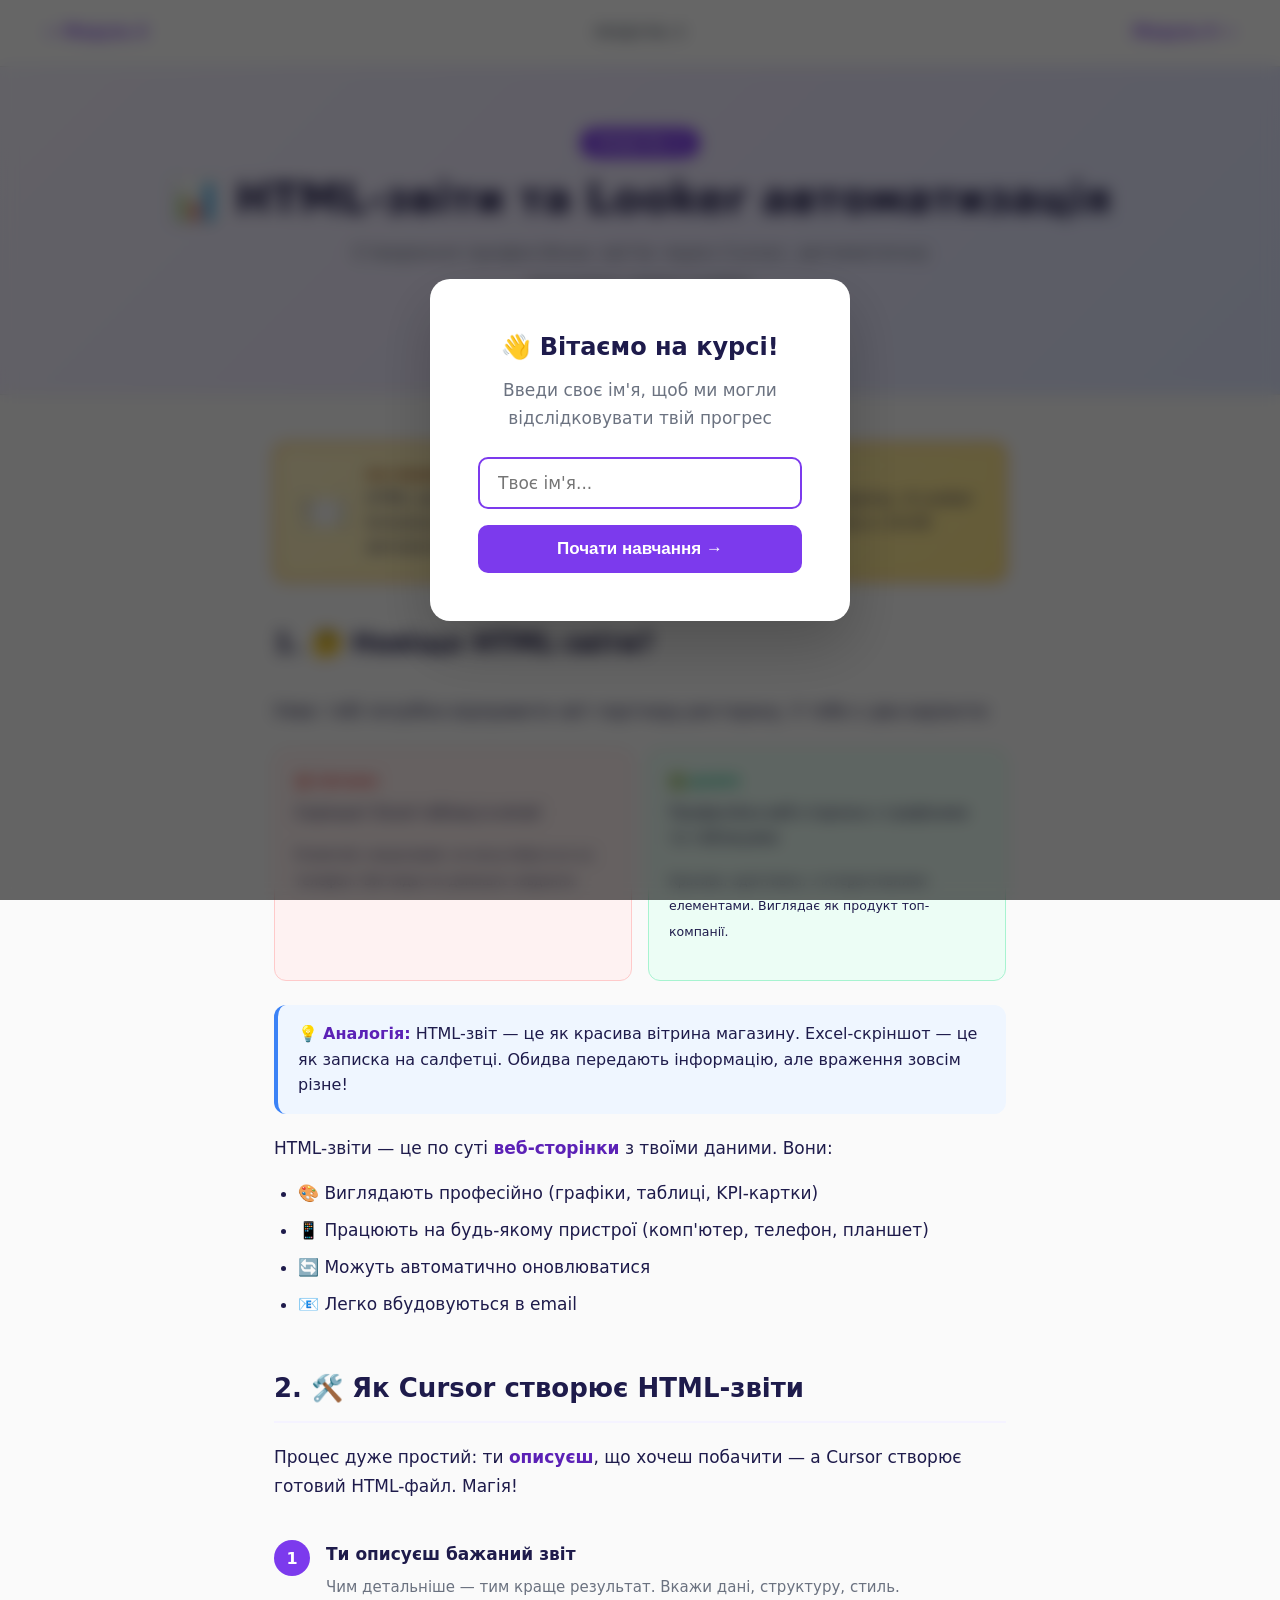
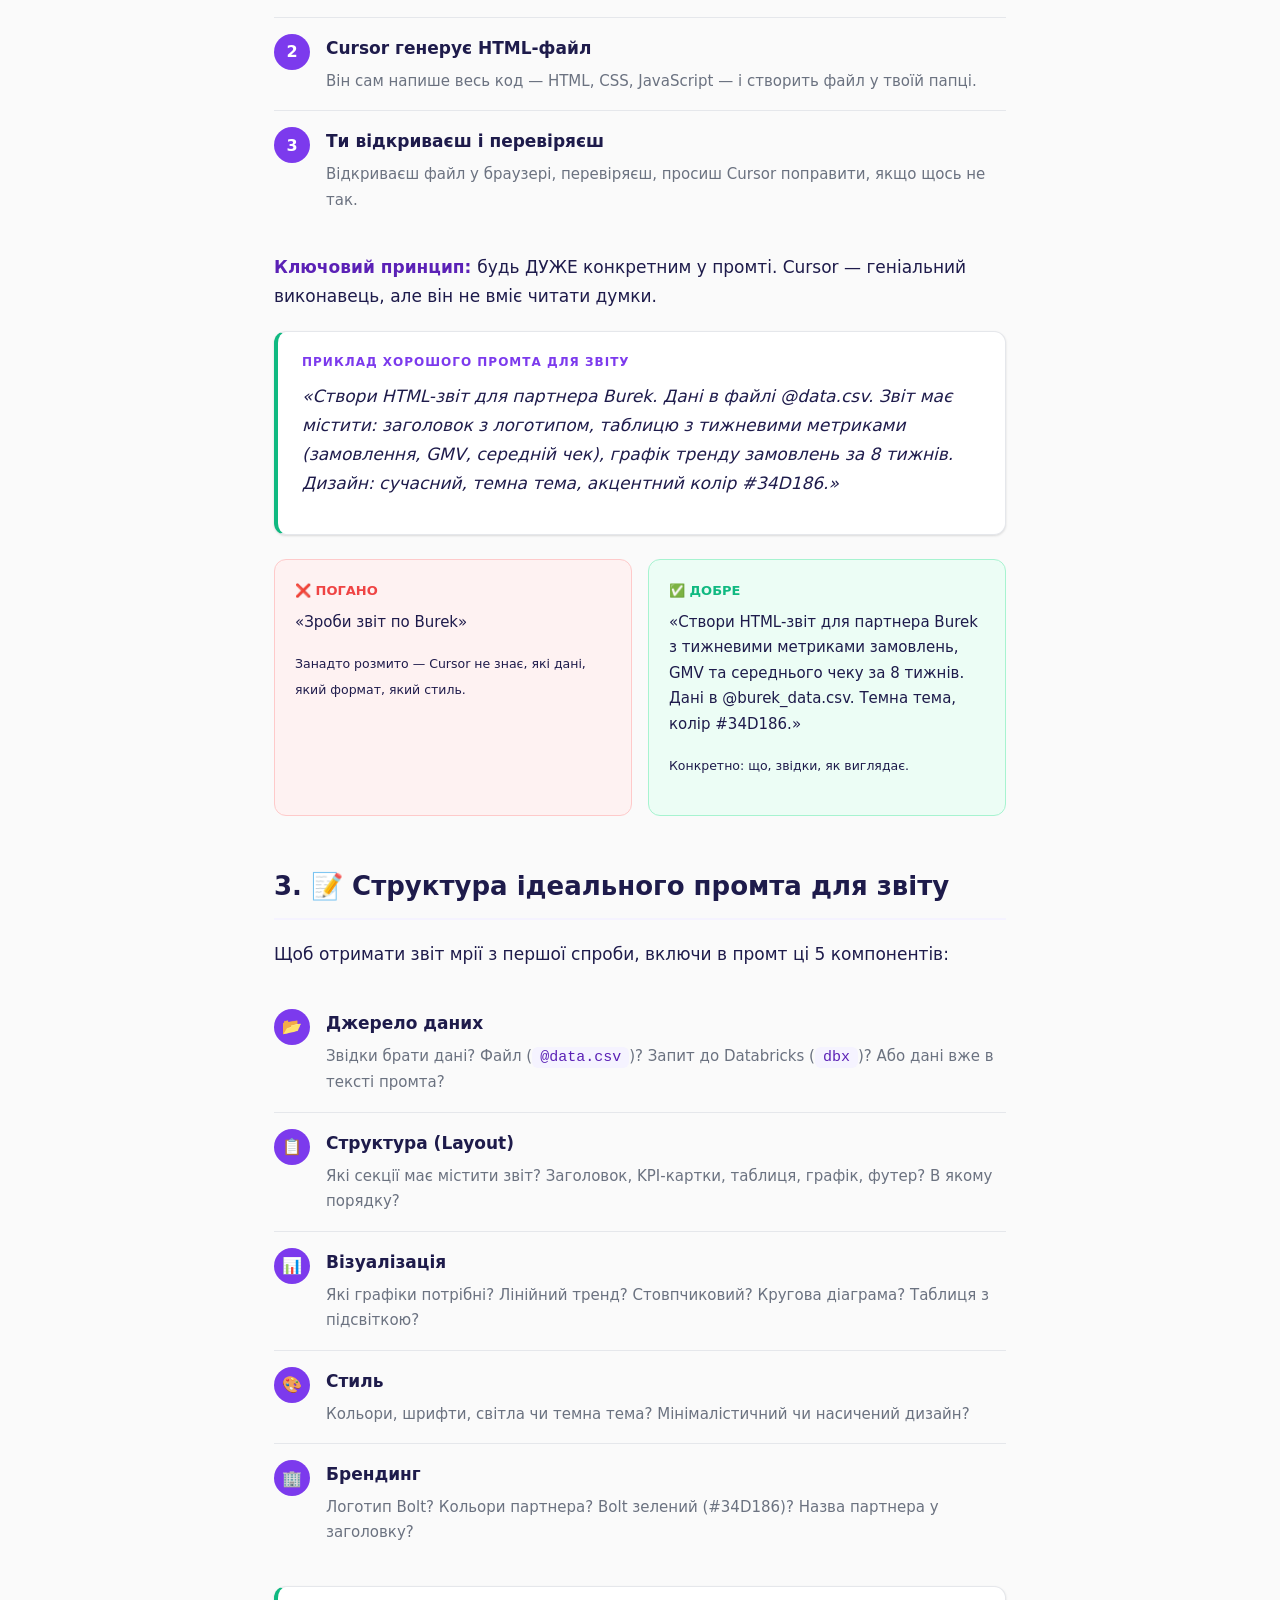
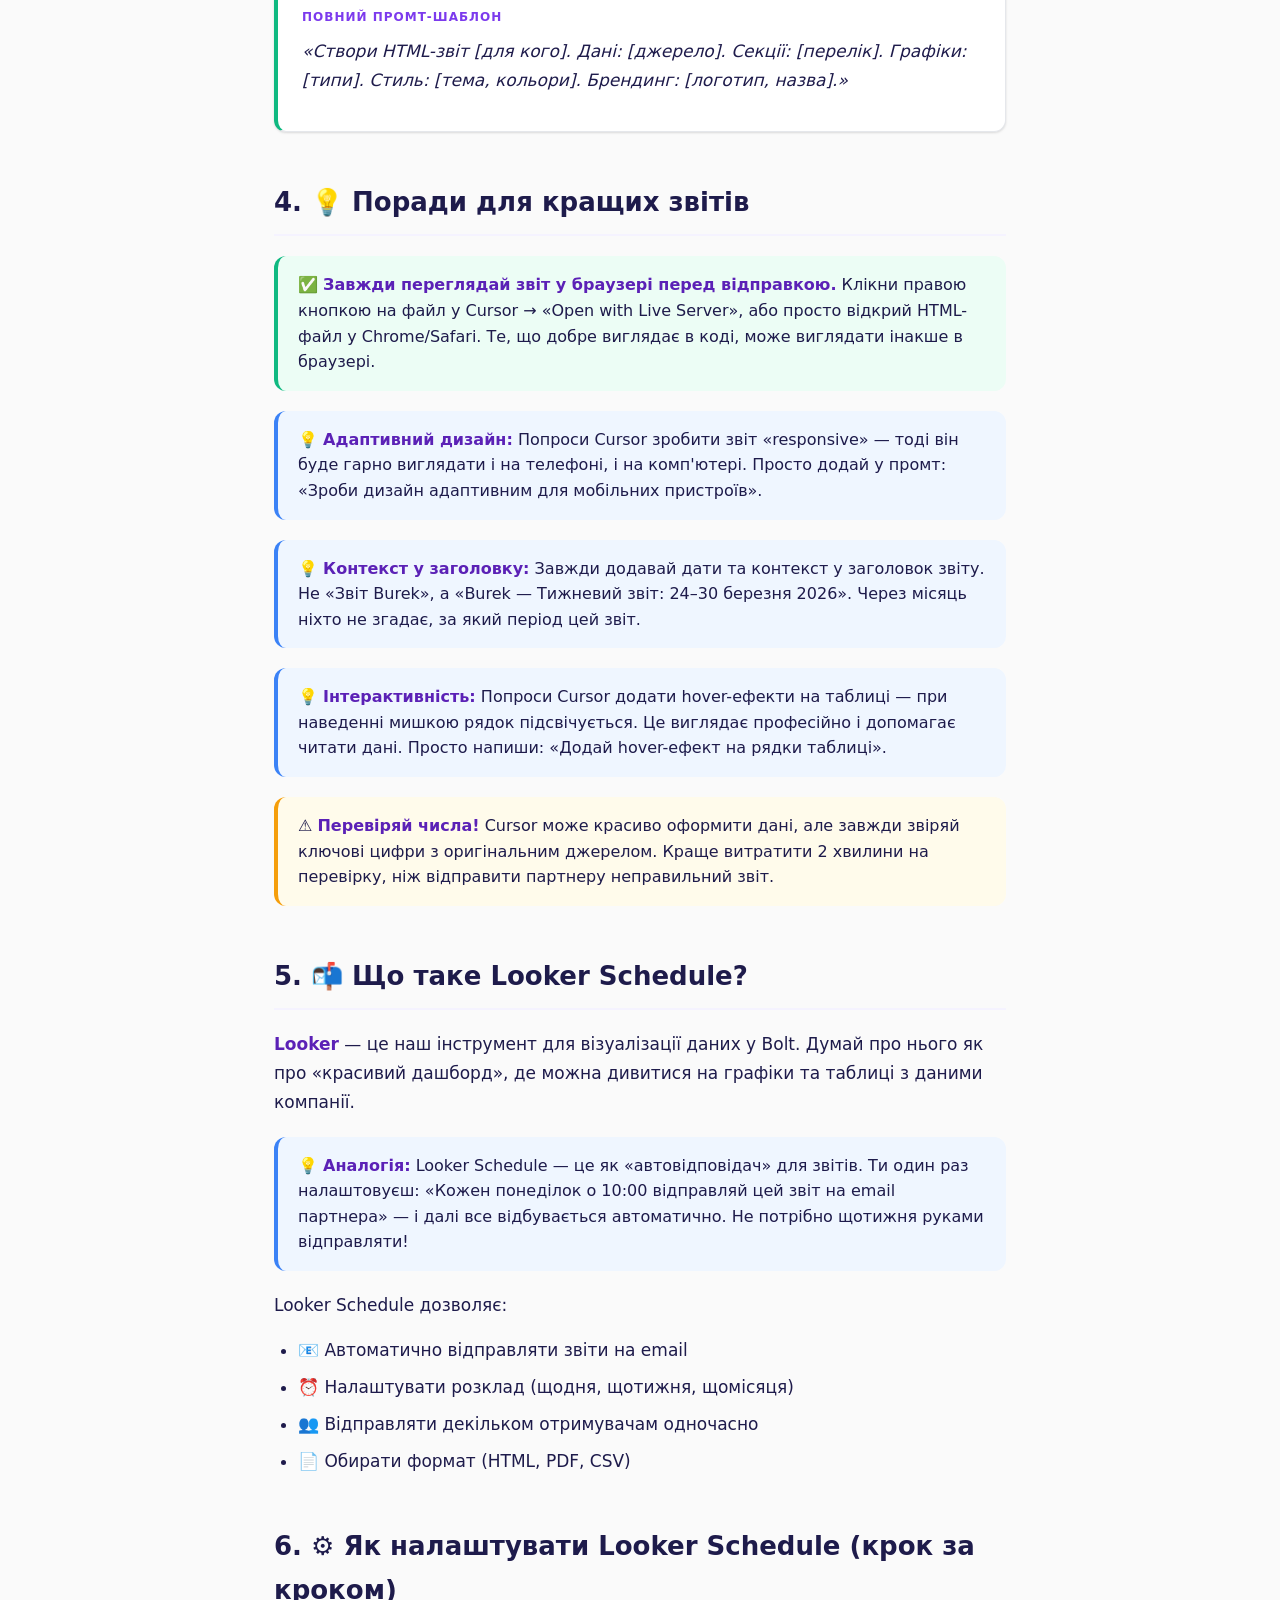
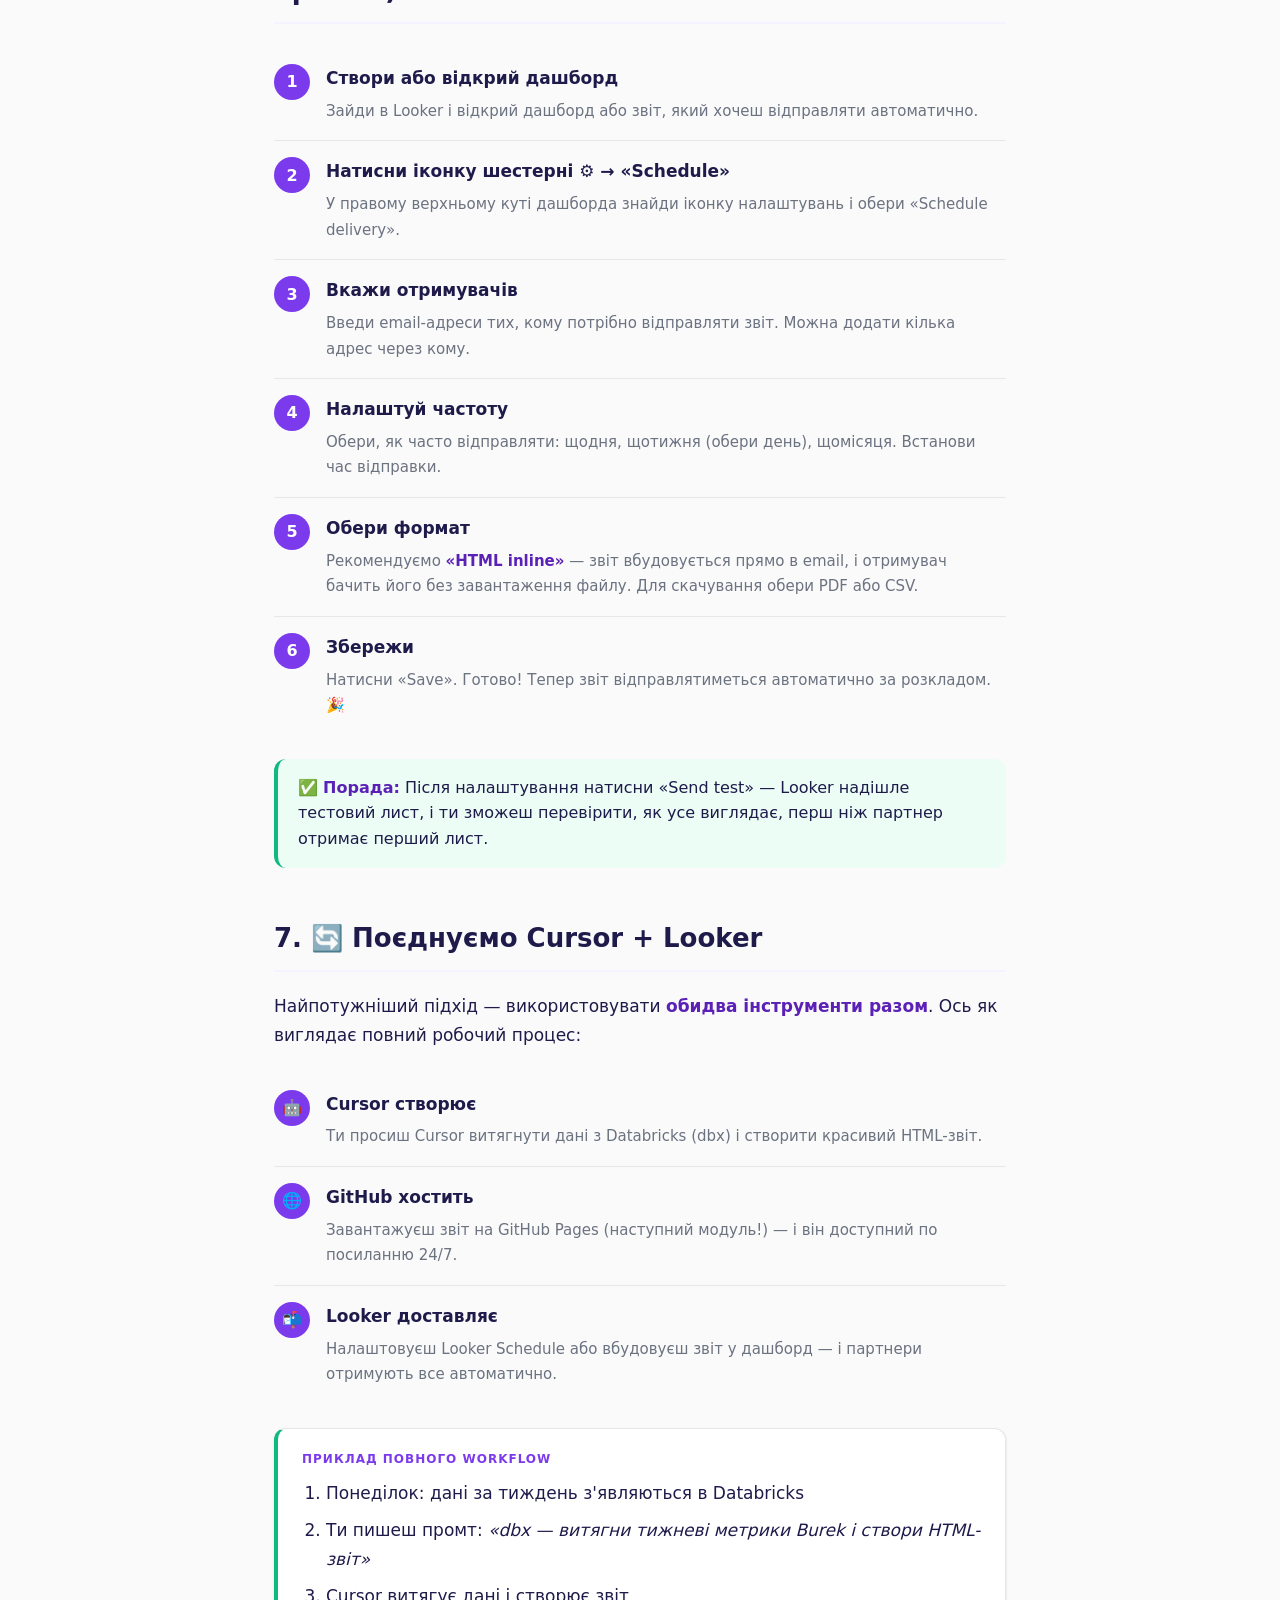
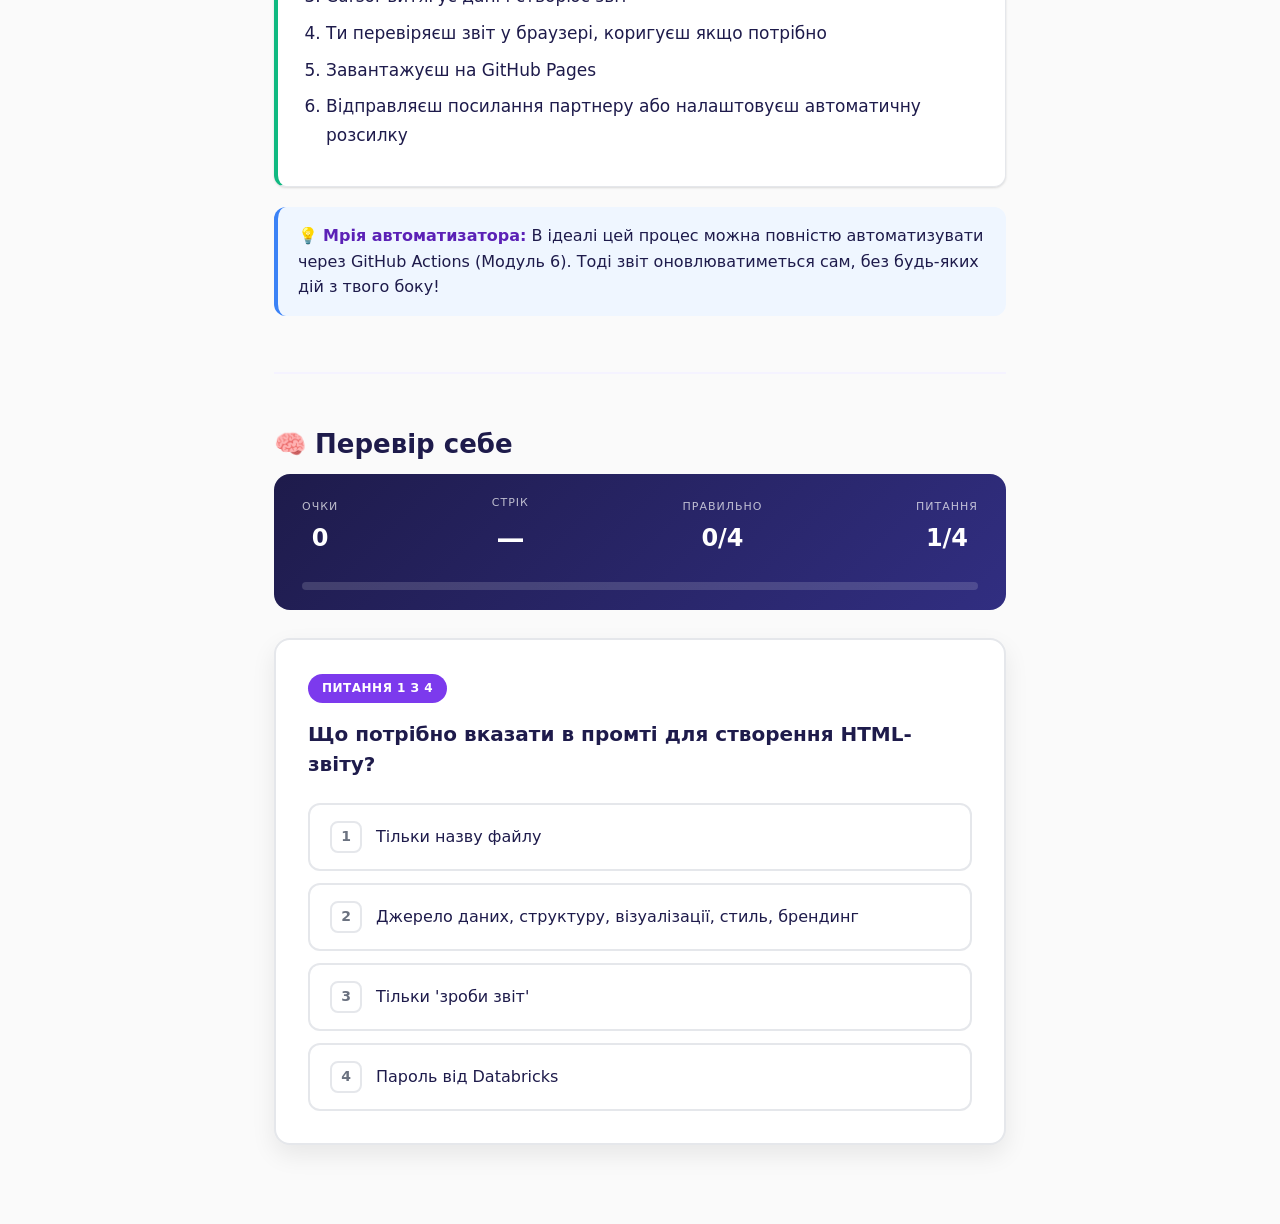
<file: modules/module-5.html>
<!DOCTYPE html>
<html lang="uk">
<head>
    <meta charset="UTF-8">
    <meta name="viewport" content="width=device-width, initial-scale=1.0">
    <title>Модуль 5 — HTML-звіти та Looker автоматизація | Cursor AI Course</title>
    <link rel="stylesheet" href="../css/styles.css">
    <link rel="icon" href="data:image/svg+xml,<svg xmlns='http://www.w3.org/2000/svg' viewBox='0 0 100 100'><text y='.9em' font-size='90'>📊</text></svg>">
</head>
<body>

    <!-- Name Input Overlay -->
    <div id="name-overlay" class="name-overlay hidden">
        <div class="name-card">
            <h2>👋 Вітаємо на курсі!</h2>
            <p>Введи своє ім'я, щоб ми могли відслідковувати твій прогрес</p>
            <input type="text" class="name-input" placeholder="Твоє ім'я..." autofocus>
            <button class="name-submit">Почати навчання →</button>
        </div>
    </div>

    <!-- Navigation -->
    <nav class="module-nav">
        <a href="module-4.html" class="nav-home">← Модуль 4</a>
        <span class="nav-title">Модуль 5</span>
        <a href="module-6.html" class="nav-next">Модуль 6 →</a>
    </nav>

    <!-- Header -->
    <header class="module-header">
        <div class="module-number">Модуль 5</div>
        <h1>📊 HTML-звіти та Looker автоматизація</h1>
        <p class="module-desc">Створення професійних звітів через Cursor, автоматична розсилка через Looker</p>
        <div class="module-meta">
            <span>⏱ 25 хвилин</span>
            <span>📝 4 питання у квізі</span>
        </div>
    </header>

    <!-- Content -->
    <main class="module-content">

        <div class="kitchen-banner">
            <div class="kitchen-banner-icon">🍽️</div>
            <div class="kitchen-banner-text">
                <strong>На нашій кухні це:</strong>
                HTML-звіти — це готові страви, красиво сервіровані на тарілці. А Looker Schedule — це офіціант з розкладом 🛎️, який щопонеділка о 10:00 автоматично несе страву на потрібний стіл.
            </div>
        </div>

        <!-- Section 1 -->
        <section class="lesson">
            <h2>1. 🤔 Навіщо HTML-звіти?</h2>

            <p>Уяви: тобі потрібно відправити звіт партнеру-ресторану. У тебе є два варіанти:</p>

            <div class="comparison">
                <div class="comparison-bad">
                    <p>Скріншот Excel-таблиці в email</p>
                    <p><small>Розмитий, некрасивий, не масштабується на телефоні. Виглядає як домашнє завдання.</small></p>
                </div>
                <div class="comparison-good">
                    <p>Професійна веб-сторінка з графіками та таблицями</p>
                    <p><small>Красива, адаптивна, з інтерактивними елементами. Виглядає як продукт топ-компанії.</small></p>
                </div>
            </div>

            <div class="info-box">
                💡 <strong>Аналогія:</strong> HTML-звіт — це як красива вітрина магазину. Excel-скріншот — це як записка на салфетці. Обидва передають інформацію, але враження зовсім різне!
            </div>

            <p>HTML-звіти — це по суті <strong>веб-сторінки</strong> з твоїми даними. Вони:</p>
            <ul>
                <li>🎨 Виглядають професійно (графіки, таблиці, KPI-картки)</li>
                <li>📱 Працюють на будь-якому пристрої (комп'ютер, телефон, планшет)</li>
                <li>🔄 Можуть автоматично оновлюватися</li>
                <li>📧 Легко вбудовуються в email</li>
            </ul>
        </section>

        <!-- Section 2 -->
        <section class="lesson">
            <h2>2. 🛠️ Як Cursor створює HTML-звіти</h2>

            <p>Процес дуже простий: ти <strong>описуєш</strong>, що хочеш побачити — а Cursor створює готовий HTML-файл. Магія!</p>

            <div class="step-by-step">
                <div class="step">
                    <div class="step-number">1</div>
                    <div class="step-content">
                        <h3>Ти описуєш бажаний звіт</h3>
                        <p>Чим детальніше — тим краще результат. Вкажи дані, структуру, стиль.</p>
                    </div>
                </div>
                <div class="step">
                    <div class="step-number">2</div>
                    <div class="step-content">
                        <h3>Cursor генерує HTML-файл</h3>
                        <p>Він сам напише весь код — HTML, CSS, JavaScript — і створить файл у твоїй папці.</p>
                    </div>
                </div>
                <div class="step">
                    <div class="step-number">3</div>
                    <div class="step-content">
                        <h3>Ти відкриваєш і перевіряєш</h3>
                        <p>Відкриваєш файл у браузері, перевіряєш, просиш Cursor поправити, якщо щось не так.</p>
                    </div>
                </div>
            </div>

            <p><strong>Ключовий принцип: </strong> будь ДУЖЕ конкретним у промті. Cursor — геніальний виконавець, але він не вміє читати думки.</p>

            <div class="example-box example-good">
                <div class="example-label">Приклад хорошого промта для звіту</div>
                <p><em>«Створи HTML-звіт для партнера Burek. Дані в файлі @data.csv. Звіт має містити: заголовок з логотипом, таблицю з тижневими метриками (замовлення, GMV, середній чек), графік тренду замовлень за 8 тижнів. Дизайн: сучасний, темна тема, акцентний колір #34D186.»</em></p>
            </div>

            <div class="comparison">
                <div class="comparison-bad">
                    <p>«Зроби звіт по Burek»</p>
                    <p><small>Занадто розмито — Cursor не знає, які дані, який формат, який стиль.</small></p>
                </div>
                <div class="comparison-good">
                    <p>«Створи HTML-звіт для партнера Burek з тижневими метриками замовлень, GMV та середнього чеку за 8 тижнів. Дані в @burek_data.csv. Темна тема, колір #34D186.»</p>
                    <p><small>Конкретно: що, звідки, як виглядає.</small></p>
                </div>
            </div>
        </section>

        <!-- Section 3 -->
        <section class="lesson">
            <h2>3. 📝 Структура ідеального промта для звіту</h2>

            <p>Щоб отримати звіт мрії з першої спроби, включи в промт ці 5 компонентів:</p>

            <div class="step-by-step">
                <div class="step">
                    <div class="step-number">📂</div>
                    <div class="step-content">
                        <h3>Джерело даних</h3>
                        <p>Звідки брати дані? Файл (<code>@data.csv</code>)? Запит до Databricks (<code>dbx</code>)? Або дані вже в тексті промта?</p>
                    </div>
                </div>
                <div class="step">
                    <div class="step-number">📋</div>
                    <div class="step-content">
                        <h3>Структура (Layout)</h3>
                        <p>Які секції має містити звіт? Заголовок, KPI-картки, таблиця, графік, футер? В якому порядку?</p>
                    </div>
                </div>
                <div class="step">
                    <div class="step-number">📊</div>
                    <div class="step-content">
                        <h3>Візуалізація</h3>
                        <p>Які графіки потрібні? Лінійний тренд? Стовпчиковий? Кругова діаграма? Таблиця з підсвіткою?</p>
                    </div>
                </div>
                <div class="step">
                    <div class="step-number">🎨</div>
                    <div class="step-content">
                        <h3>Стиль</h3>
                        <p>Кольори, шрифти, світла чи темна тема? Мінімалістичний чи насичений дизайн?</p>
                    </div>
                </div>
                <div class="step">
                    <div class="step-number">🏢</div>
                    <div class="step-content">
                        <h3>Брендинг</h3>
                        <p>Логотип Bolt? Кольори партнера? Bolt зелений (#34D186)? Назва партнера у заголовку?</p>
                    </div>
                </div>
            </div>

            <div class="example-box example-good">
                <div class="example-label">Повний промт-шаблон</div>
                <p><em>«Створи HTML-звіт [для кого]. Дані: [джерело]. Секції: [перелік]. Графіки: [типи]. Стиль: [тема, кольори]. Брендинг: [логотип, назва].»</em></p>
            </div>
        </section>

        <!-- Section 4 -->
        <section class="lesson">
            <h2>4. 💡 Поради для кращих звітів</h2>

            <div class="success-box">
                ✅ <strong>Завжди переглядай звіт у браузері перед відправкою.</strong> Клікни правою кнопкою на файл у Cursor → «Open with Live Server», або просто відкрий HTML-файл у Chrome/Safari. Те, що добре виглядає в коді, може виглядати інакше в браузері.
            </div>

            <div class="info-box">
                💡 <strong>Адаптивний дизайн:</strong> Попроси Cursor зробити звіт «responsive» — тоді він буде гарно виглядати і на телефоні, і на комп'ютері. Просто додай у промт: «Зроби дизайн адаптивним для мобільних пристроїв».
            </div>

            <div class="info-box">
                💡 <strong>Контекст у заголовку:</strong> Завжди додавай дати та контекст у заголовок звіту. Не «Звіт Burek», а «Burek — Тижневий звіт: 24–30 березня 2026». Через місяць ніхто не згадає, за який період цей звіт.
            </div>

            <div class="info-box">
                💡 <strong>Інтерактивність:</strong> Попроси Cursor додати hover-ефекти на таблиці — при наведенні мишкою рядок підсвічується. Це виглядає професійно і допомагає читати дані. Просто напиши: «Додай hover-ефект на рядки таблиці».
            </div>

            <div class="warning-box">
                ⚠️ <strong>Перевіряй числа!</strong> Cursor може красиво оформити дані, але завжди звіряй ключові цифри з оригінальним джерелом. Краще витратити 2 хвилини на перевірку, ніж відправити партнеру неправильний звіт.
            </div>
        </section>

        <!-- Section 5 -->
        <section class="lesson">
            <h2>5. 📬 Що таке Looker Schedule?</h2>

            <p><strong>Looker</strong> — це наш інструмент для візуалізації даних у Bolt. Думай про нього як про «красивий дашборд», де можна дивитися на графіки та таблиці з даними компанії.</p>

            <div class="info-box">
                💡 <strong>Аналогія:</strong> Looker Schedule — це як «автовідповідач» для звітів. Ти один раз налаштовуєш: «Кожен понеділок о 10:00 відправляй цей звіт на email партнера» — і далі все відбувається автоматично. Не потрібно щотижня руками відправляти!
            </div>

            <p>Looker Schedule дозволяє:</p>
            <ul>
                <li>📧 Автоматично відправляти звіти на email</li>
                <li>⏰ Налаштувати розклад (щодня, щотижня, щомісяця)</li>
                <li>👥 Відправляти декільком отримувачам одночасно</li>
                <li>📄 Обирати формат (HTML, PDF, CSV)</li>
            </ul>
        </section>

        <!-- Section 6 -->
        <section class="lesson">
            <h2>6. ⚙️ Як налаштувати Looker Schedule (крок за кроком)</h2>

            <div class="step-by-step">
                <div class="step">
                    <div class="step-number">1</div>
                    <div class="step-content">
                        <h3>Створи або відкрий дашборд</h3>
                        <p>Зайди в Looker і відкрий дашборд або звіт, який хочеш відправляти автоматично.</p>
                    </div>
                </div>
                <div class="step">
                    <div class="step-number">2</div>
                    <div class="step-content">
                        <h3>Натисни іконку шестерні ⚙️ → «Schedule»</h3>
                        <p>У правому верхньому куті дашборда знайди іконку налаштувань і обери «Schedule delivery».</p>
                    </div>
                </div>
                <div class="step">
                    <div class="step-number">3</div>
                    <div class="step-content">
                        <h3>Вкажи отримувачів</h3>
                        <p>Введи email-адреси тих, кому потрібно відправляти звіт. Можна додати кілька адрес через кому.</p>
                    </div>
                </div>
                <div class="step">
                    <div class="step-number">4</div>
                    <div class="step-content">
                        <h3>Налаштуй частоту</h3>
                        <p>Обери, як часто відправляти: щодня, щотижня (обери день), щомісяця. Встанови час відправки.</p>
                    </div>
                </div>
                <div class="step">
                    <div class="step-number">5</div>
                    <div class="step-content">
                        <h3>Обери формат</h3>
                        <p>Рекомендуємо <strong>«HTML inline»</strong> — звіт вбудовується прямо в email, і отримувач бачить його без завантаження файлу. Для скачування обери PDF або CSV.</p>
                    </div>
                </div>
                <div class="step">
                    <div class="step-number">6</div>
                    <div class="step-content">
                        <h3>Збережи</h3>
                        <p>Натисни «Save». Готово! Тепер звіт відправлятиметься автоматично за розкладом. 🎉</p>
                    </div>
                </div>
            </div>

            <div class="success-box">
                ✅ <strong>Порада:</strong> Після налаштування натисни «Send test» — Looker надішле тестовий лист, і ти зможеш перевірити, як усе виглядає, перш ніж партнер отримає перший лист.
            </div>
        </section>

        <!-- Section 7 -->
        <section class="lesson">
            <h2>7. 🔄 Поєднуємо Cursor + Looker</h2>

            <p>Найпотужніший підхід — використовувати <strong>обидва інструменти разом</strong>. Ось як виглядає повний робочий процес:</p>

            <div class="step-by-step">
                <div class="step">
                    <div class="step-number">🤖</div>
                    <div class="step-content">
                        <h3>Cursor створює</h3>
                        <p>Ти просиш Cursor витягнути дані з Databricks (dbx) і створити красивий HTML-звіт.</p>
                    </div>
                </div>
                <div class="step">
                    <div class="step-number">🌐</div>
                    <div class="step-content">
                        <h3>GitHub хостить</h3>
                        <p>Завантажуєш звіт на GitHub Pages (наступний модуль!) — і він доступний по посиланню 24/7.</p>
                    </div>
                </div>
                <div class="step">
                    <div class="step-number">📬</div>
                    <div class="step-content">
                        <h3>Looker доставляє</h3>
                        <p>Налаштовуєш Looker Schedule або вбудовуєш звіт у дашборд — і партнери отримують все автоматично.</p>
                    </div>
                </div>
            </div>

            <div class="example-box example-good">
                <div class="example-label">Приклад повного workflow</div>
                <ol>
                    <li>Понеділок: дані за тиждень з'являються в Databricks</li>
                    <li>Ти пишеш промт: <em>«dbx — витягни тижневі метрики Burek і створи HTML-звіт»</em></li>
                    <li>Cursor витягує дані і створює звіт</li>
                    <li>Ти перевіряєш звіт у браузері, коригуєш якщо потрібно</li>
                    <li>Завантажуєш на GitHub Pages</li>
                    <li>Відправляєш посилання партнеру або налаштовуєш автоматичну розсилку</li>
                </ol>
            </div>

            <div class="info-box">
                💡 <strong>Мрія автоматизатора:</strong> В ідеалі цей процес можна повністю автоматизувати через GitHub Actions (Модуль 6). Тоді звіт оновлюватиметься сам, без будь-яких дій з твого боку!
            </div>
        </section>

        <!-- Quiz -->
        <section class="quiz-section" id="quiz">
            <h2>🧠 Перевір себе</h2>
            <div id="quiz-container"></div>
        </section>

    </main>

    <script src="../js/app.js"></script>
    <script>
    initQuiz(5, [
        {
            type: "choice",
            question: "Що потрібно вказати в промті для створення HTML-звіту?",
            options: [
                "Тільки назву файлу",
                "Джерело даних, структуру, візуалізації, стиль, брендинг",
                "Тільки 'зроби звіт'",
                "Пароль від Databricks"
            ],
            correct: 1,
            explanation: "Хороший промт для звіту — як детальне замовлення страви 🍽️ Інгредієнти (дані), рецепт (структура), подача (дизайн), для кого (брендинг)."
        },
        {
            type: "truefalse",
            statement: "Looker Schedule може автоматично надсилати звіти на email щотижня без вашої участі.",
            correct: true,
            explanation: "Саме так! Looker Schedule — це офіціант 🛎️ з розкладом. Налаштували один раз — і він доставляє страви (звіти) гостям автоматично."
        },
        {
            type: "match",
            question: "З'єднай етап створення звіту з кухонною аналогією:",
            pairs: [
                { left: "Дані з Databricks", right: "Інгредієнти зі складу" },
                { left: "HTML-звіт", right: "Готова страва" },
                { left: "GitHub Pages", right: "Вітрина ресторану" },
                { left: "Looker Schedule", right: "Офіціант з розкладом" }
            ]
        },
        {
            type: "choice",
            question: "Як перевірити HTML-звіт перед відправкою?",
            options: [
                "Надіслати одразу партнеру",
                "Відкрити файл у браузері та перевірити візуально",
                "Прочитати HTML-код вручну",
                "Спитати колегу"
            ],
            correct: 1,
            explanation: "Завжди пробуйте страву перед подачею! Відкрийте HTML-файл у браузері, перевірте що все виглядає правильно."
        }
    ]);
    </script>
</body>
</html>
</file>
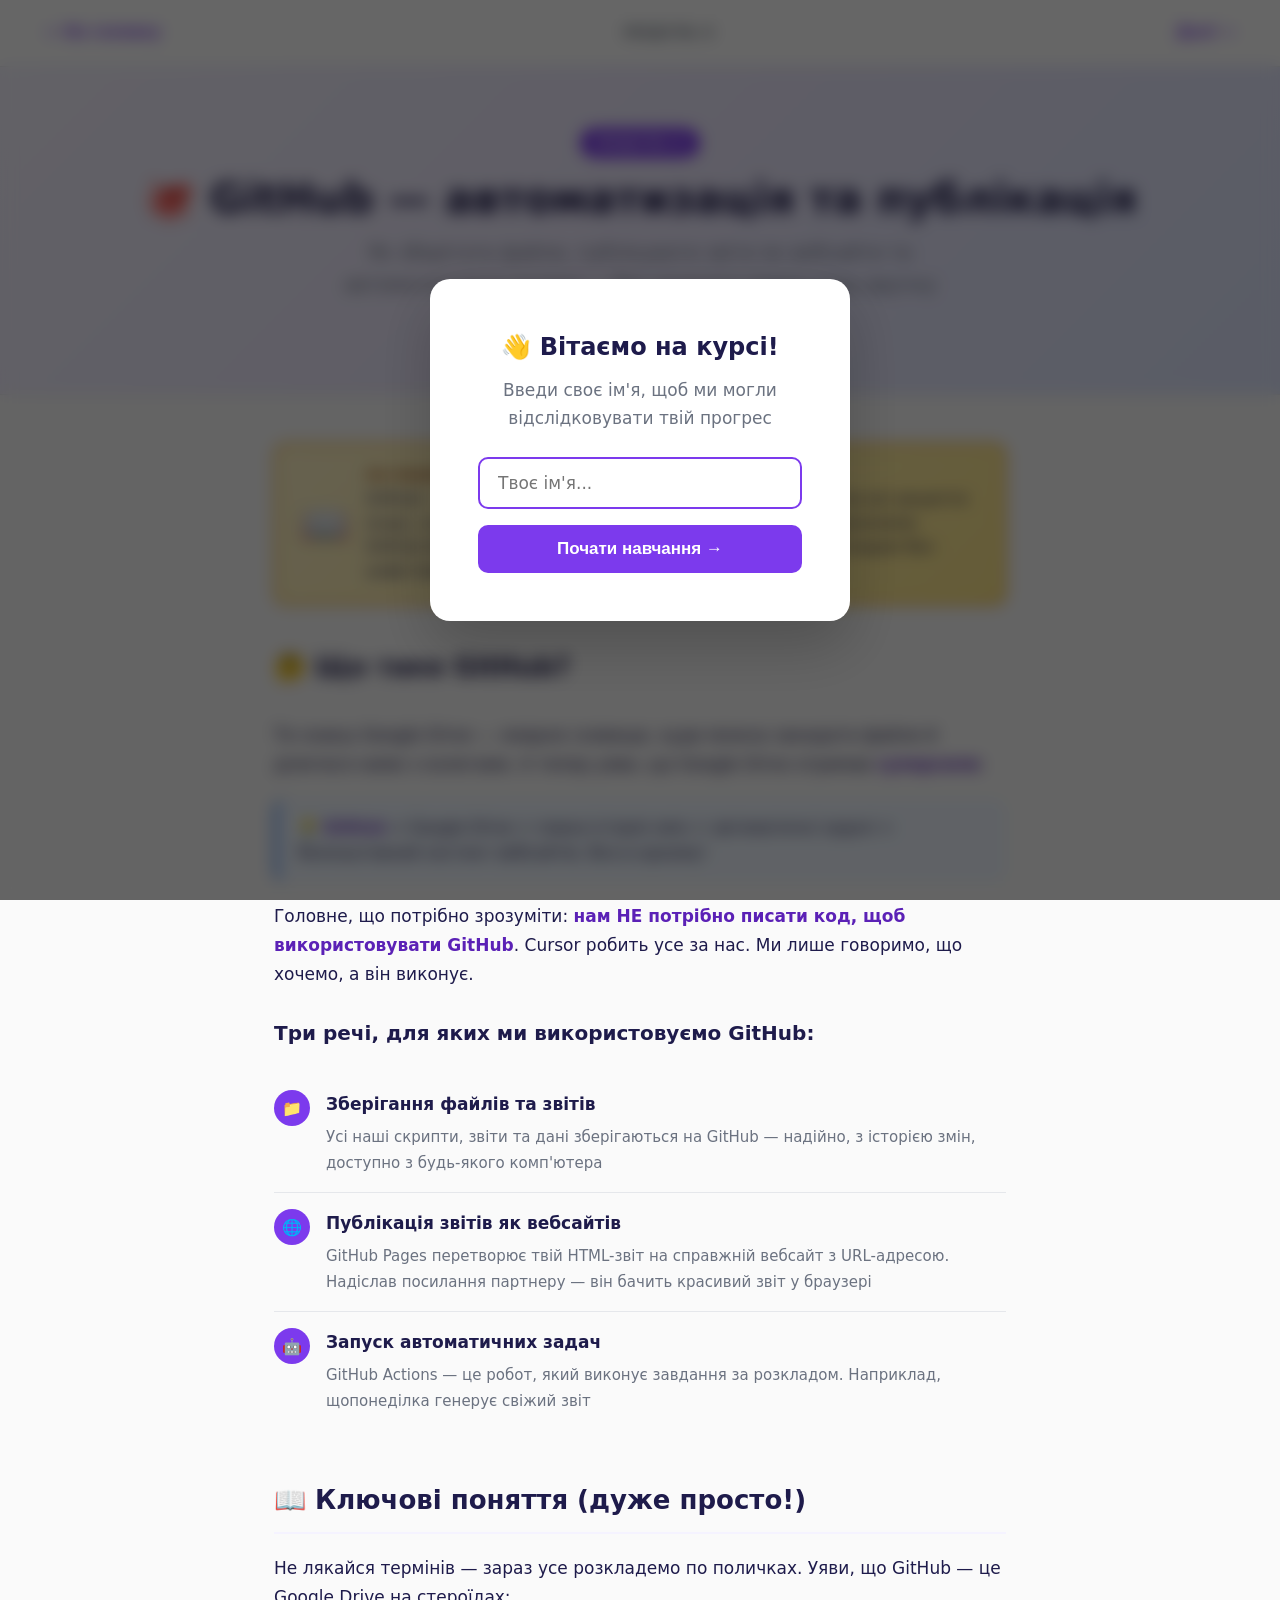
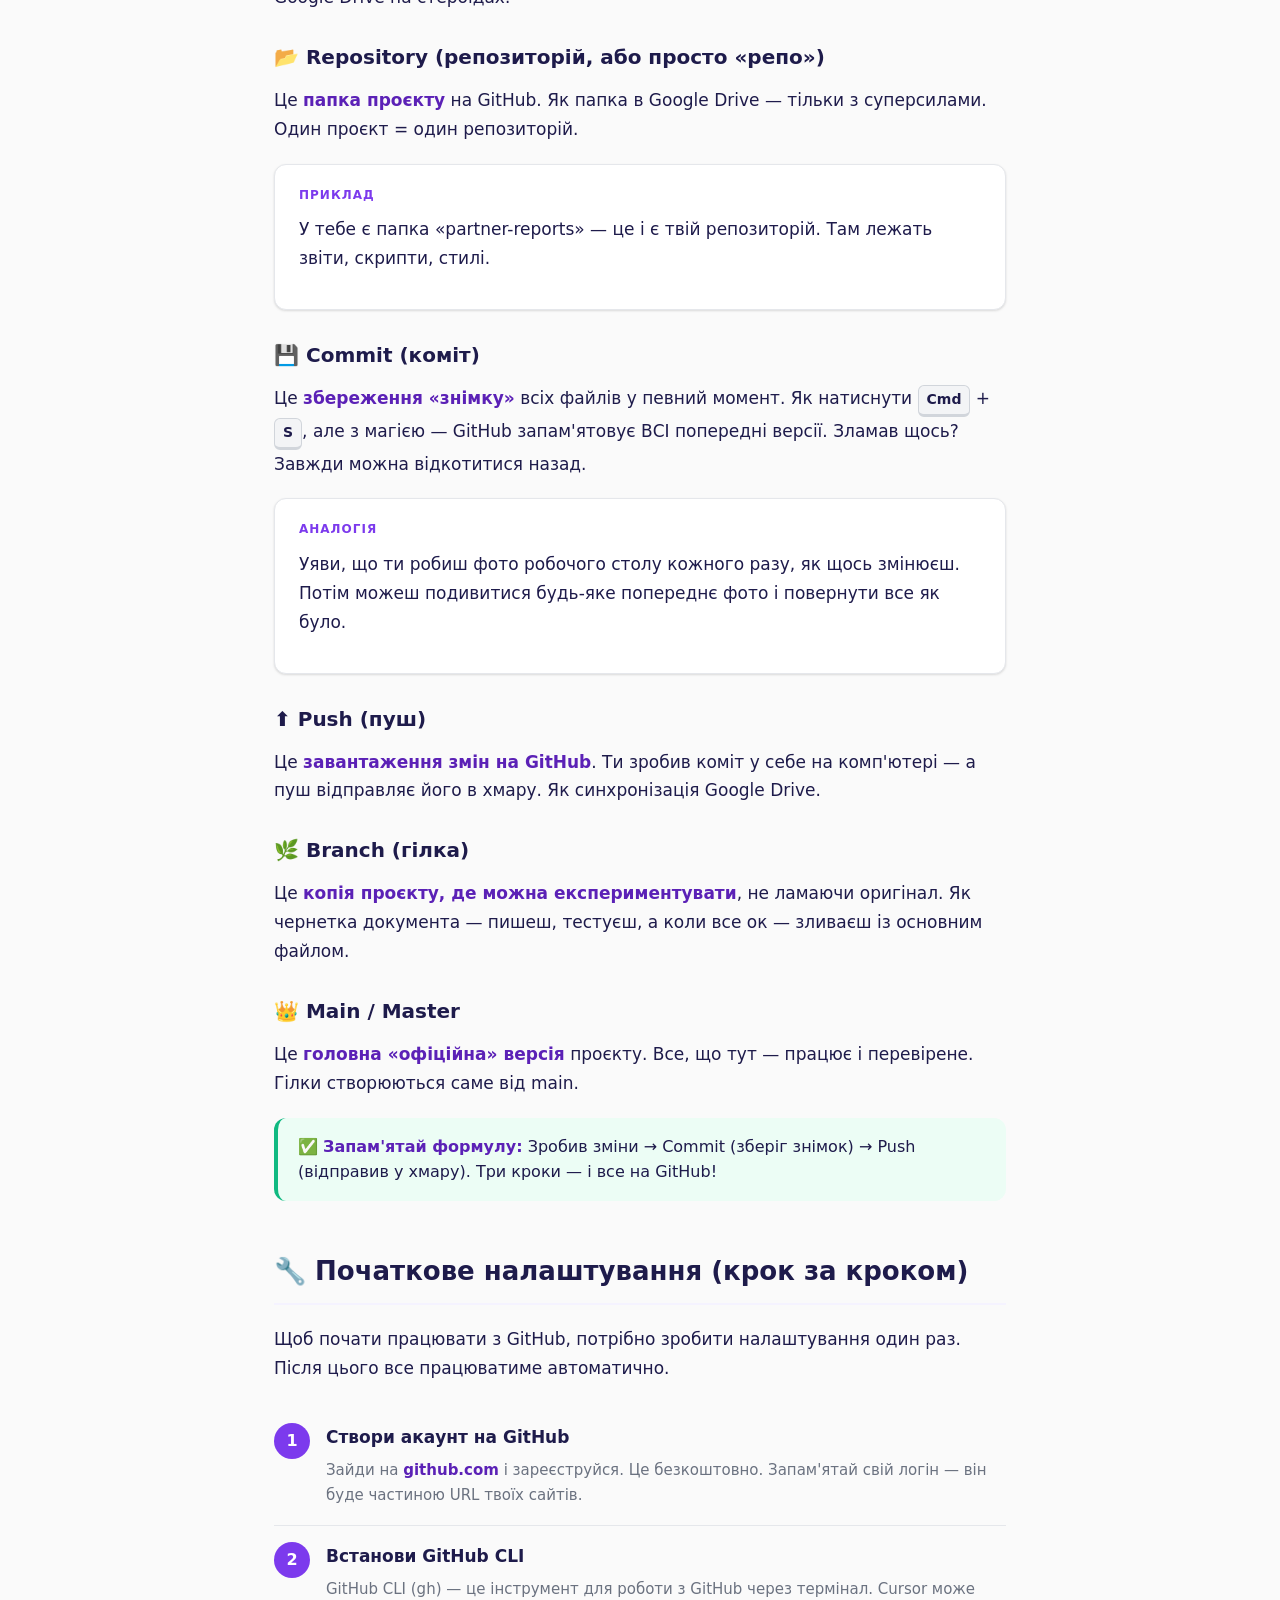
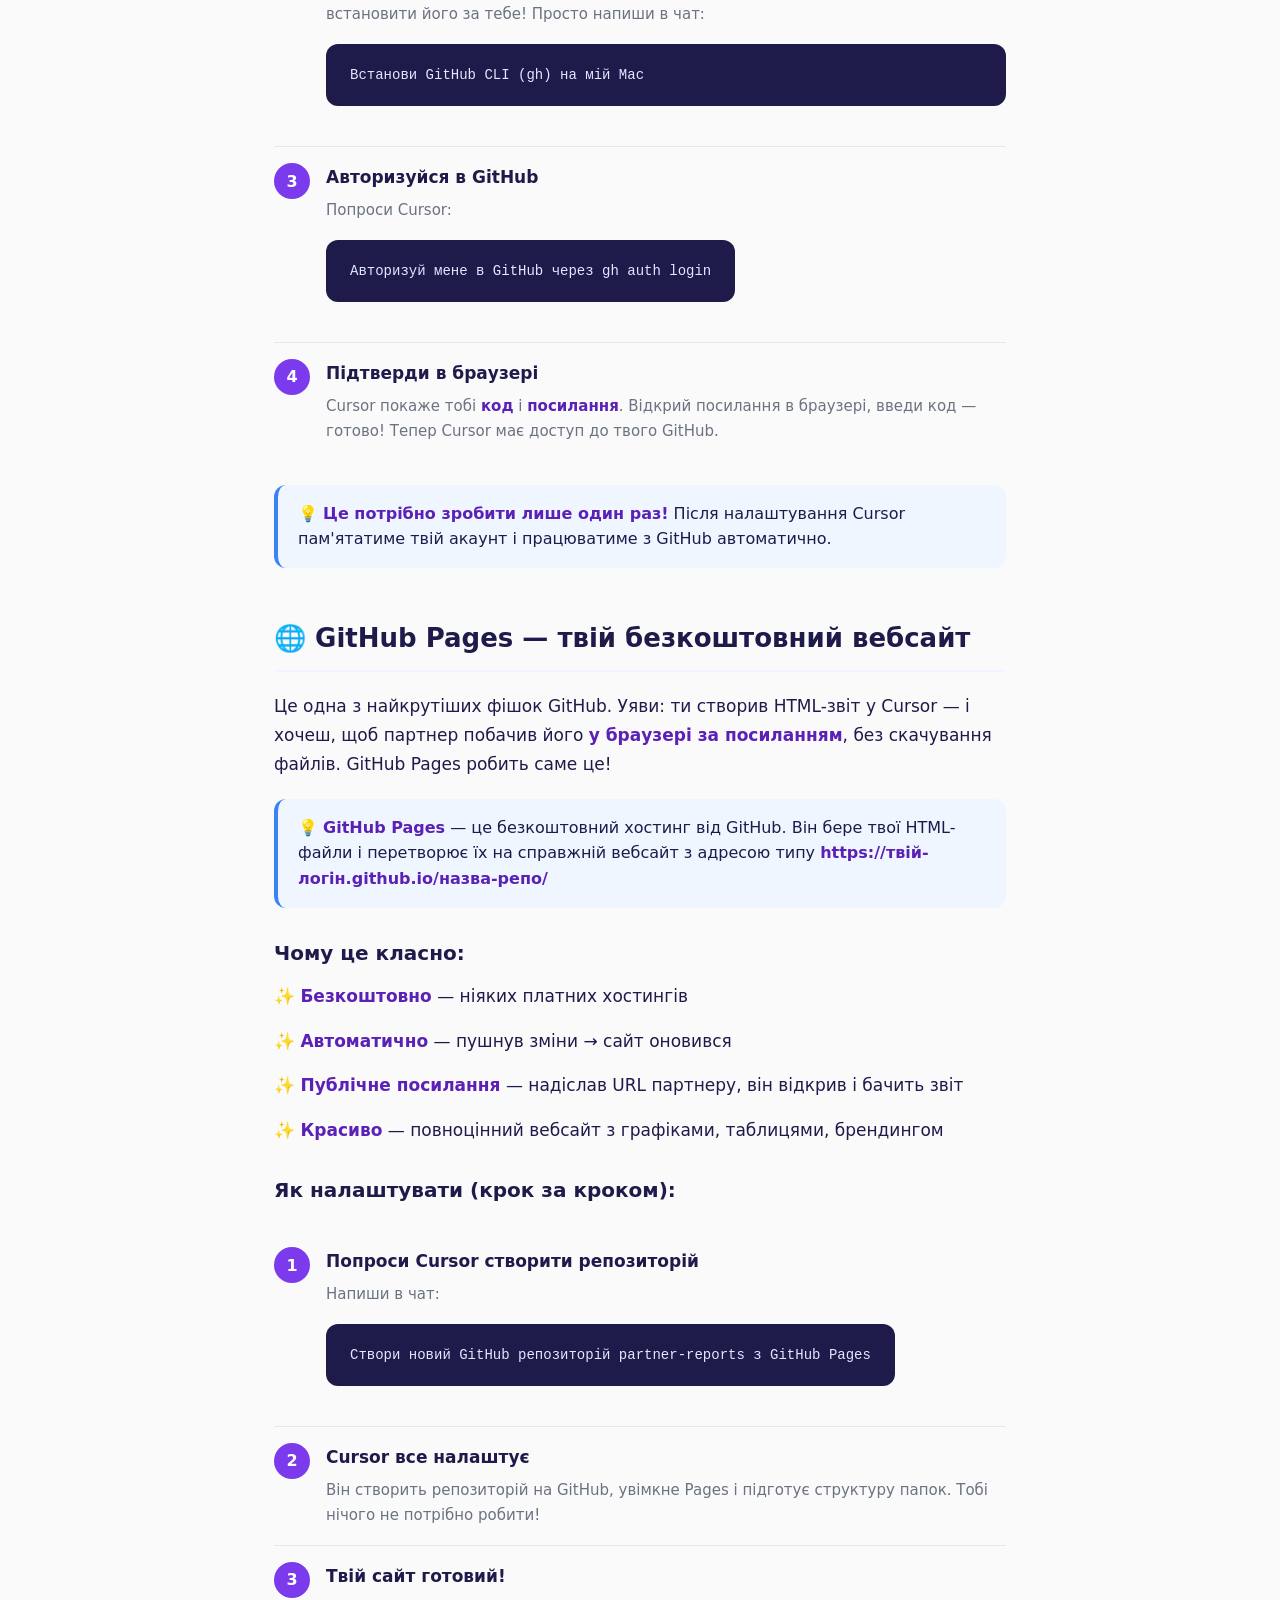
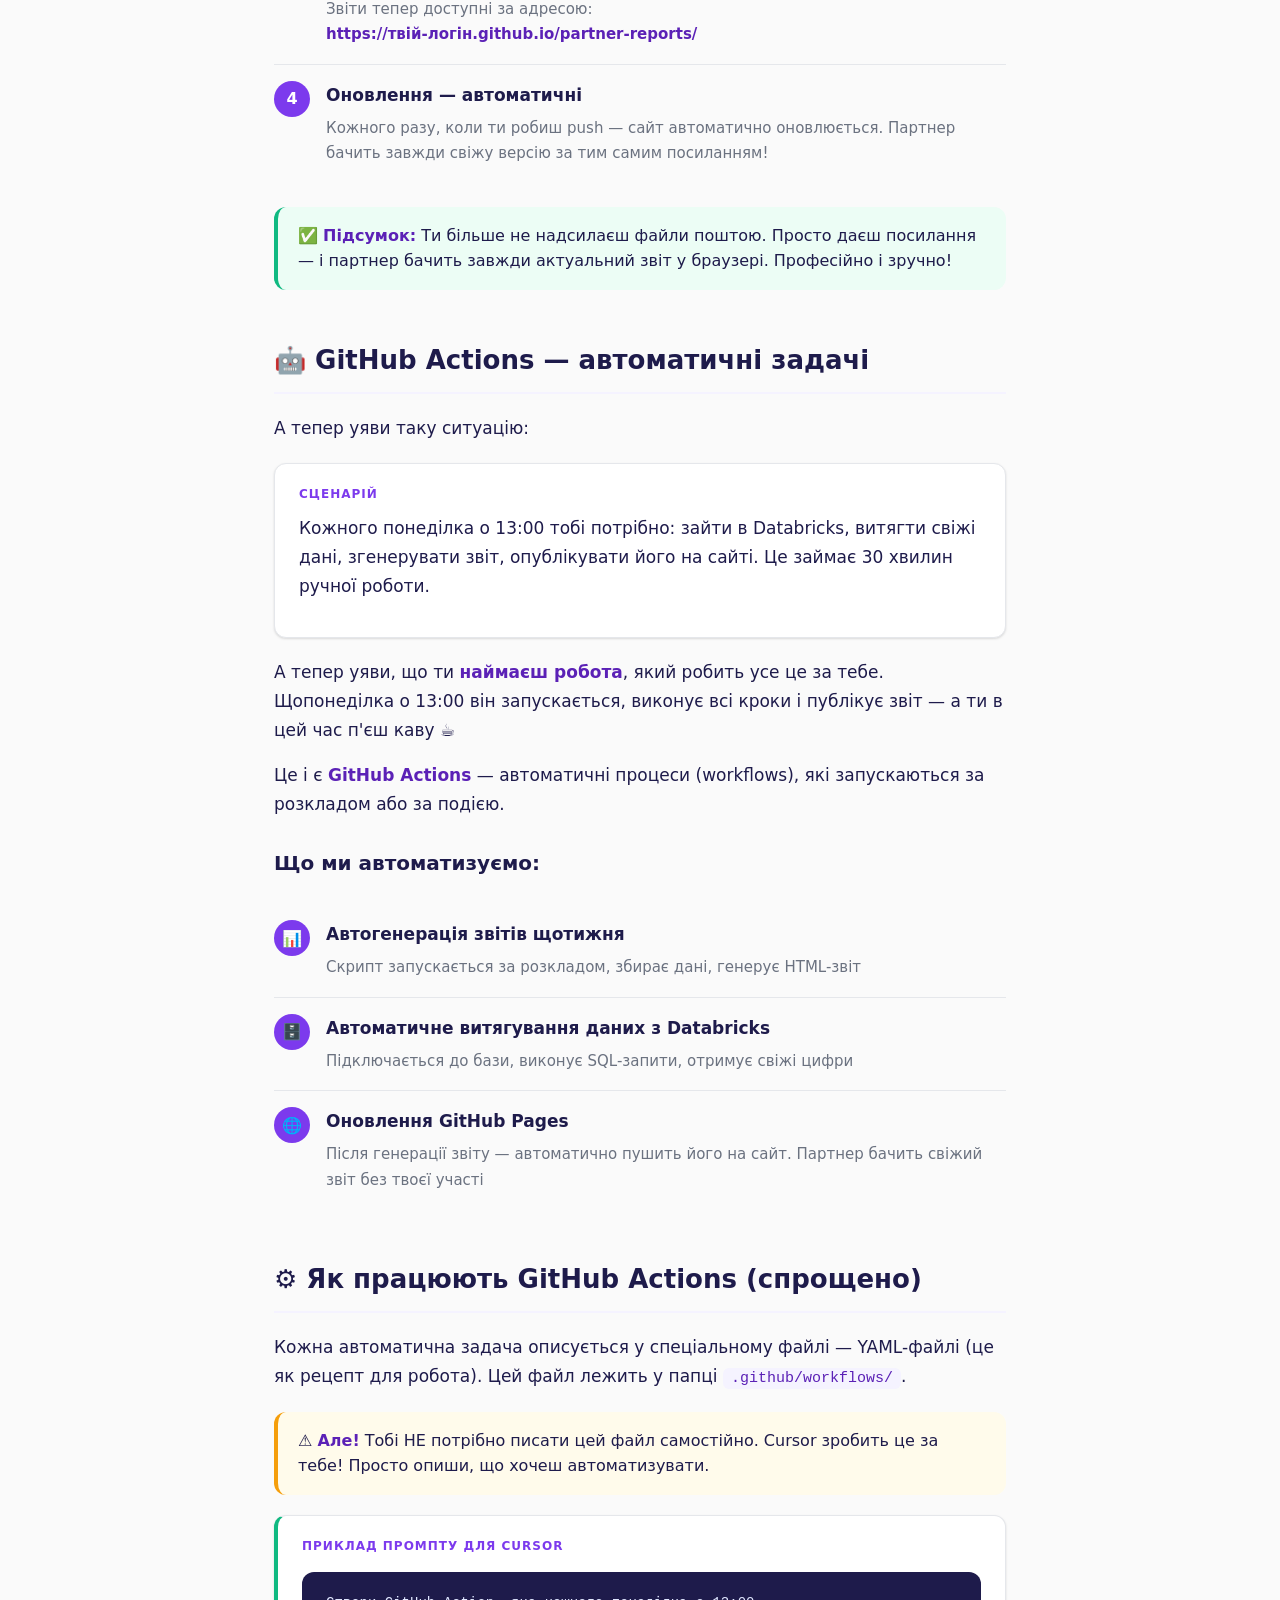
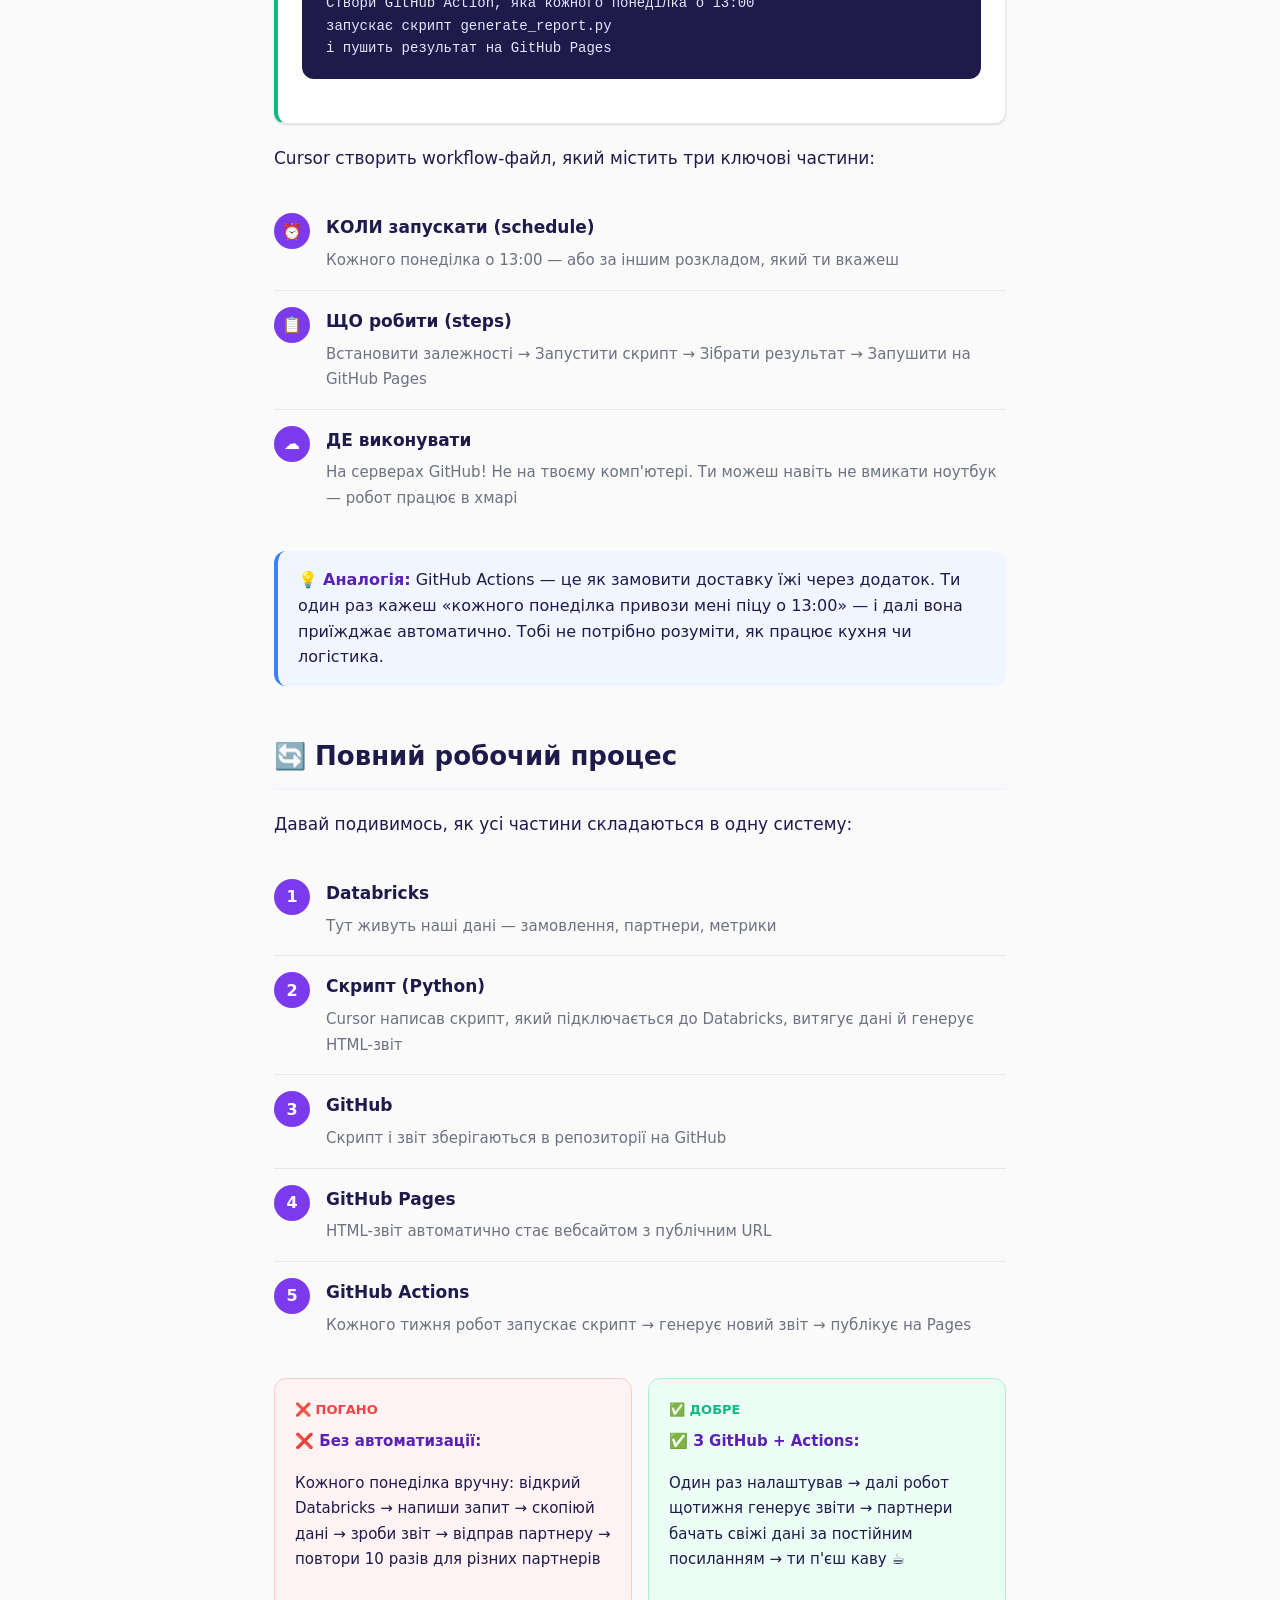
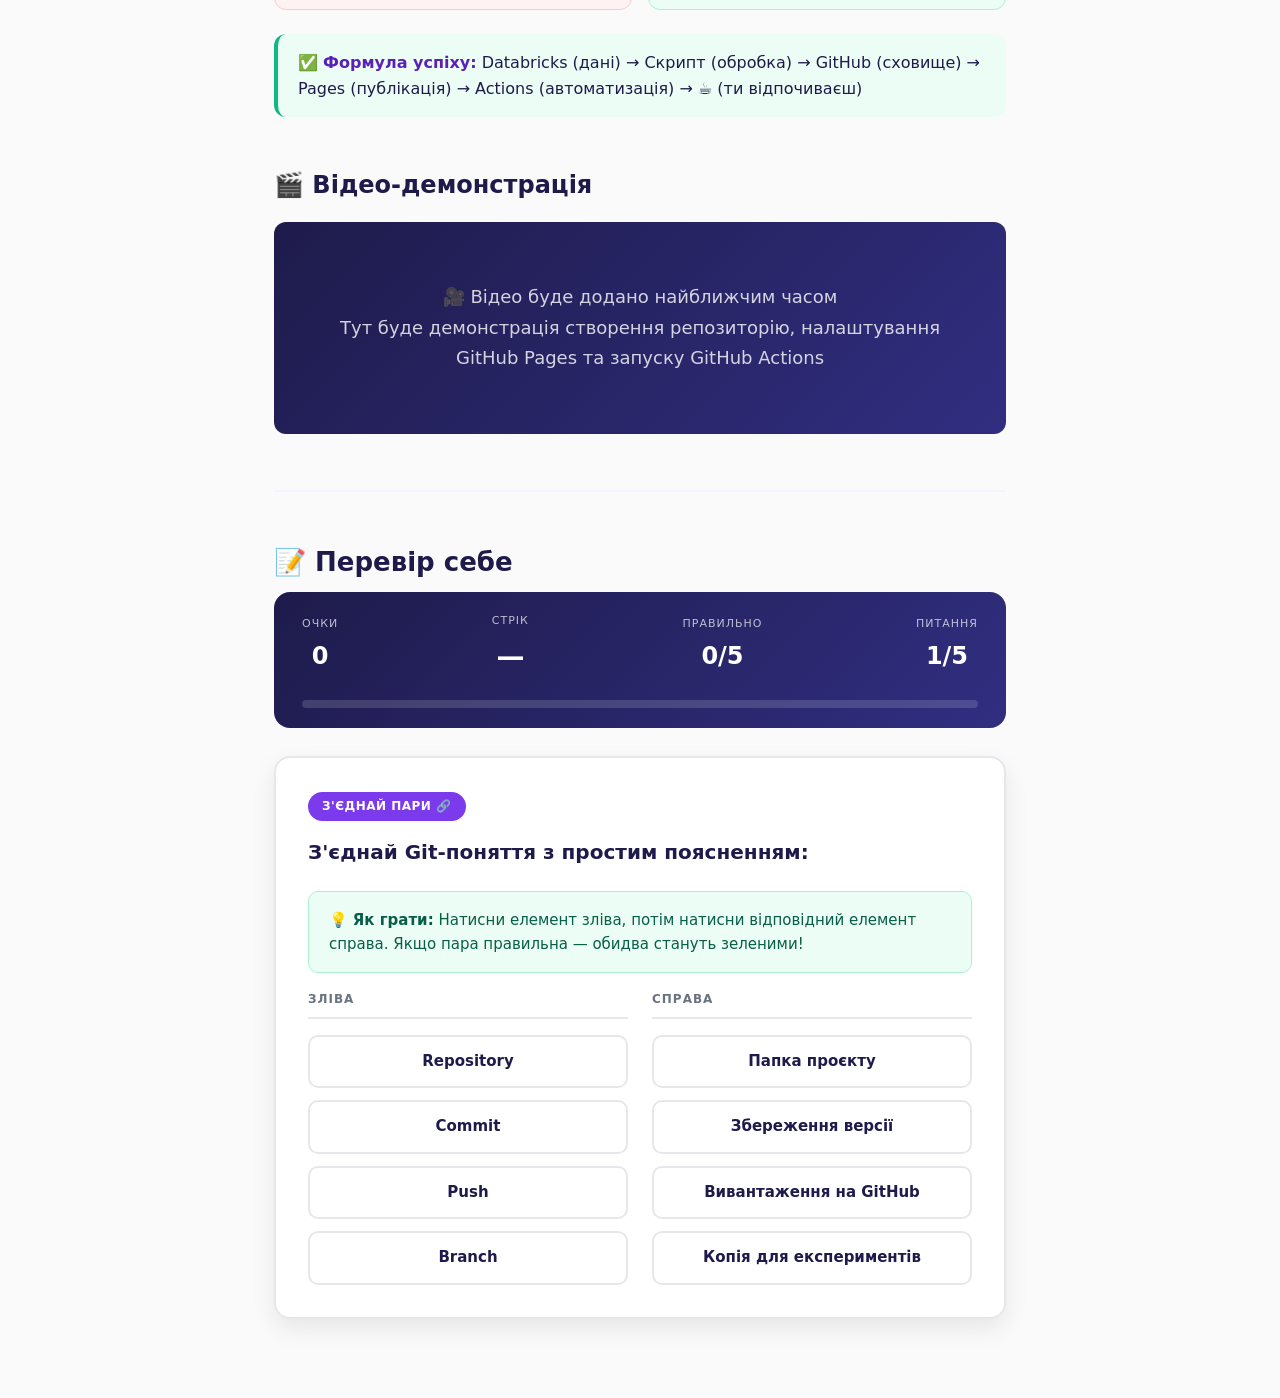
<file: modules/module-6.html>
<!DOCTYPE html>
<html lang="uk">
<head>
    <meta charset="UTF-8">
    <meta name="viewport" content="width=device-width, initial-scale=1.0">
    <title>Модуль 6 — GitHub — автоматизація та публікація</title>
    <link rel="stylesheet" href="../css/styles.css">
    <link rel="icon" href="data:image/svg+xml,<svg xmlns='http://www.w3.org/2000/svg' viewBox='0 0 100 100'><text y='.9em' font-size='90'>🎓</text></svg>">
</head>
<body>

    <!-- Name Input Overlay -->
    <div id="name-overlay" class="name-overlay hidden">
        <div class="name-card">
            <h2>👋 Вітаємо на курсі!</h2>
            <p>Введи своє ім'я, щоб ми могли відслідковувати твій прогрес</p>
            <input type="text" class="name-input" placeholder="Твоє ім'я..." autofocus>
            <button class="name-submit">Почати навчання →</button>
        </div>
    </div>

    <!-- Navigation -->
    <nav class="module-nav">
        <a href="../index.html" class="nav-home">← На головну</a>
        <span class="nav-title">Модуль 6</span>
        <a href="module-7.html" class="nav-next">Далі →</a>
    </nav>

    <!-- Header -->
    <header class="module-header">
        <div class="module-number">Модуль 6</div>
        <h1>🐙 GitHub — автоматизація та публікація</h1>
        <p class="module-desc">Як зберігати файли, публікувати звіти як вебсайти та автоматизувати рутину — без жодного рядка коду вручну</p>
        <div class="module-meta">
            <span>⏱ 20 хвилин</span>
            <span>📝 5 питань</span>
            <span>🎯 Для початківців</span>
        </div>
    </header>

    <!-- Content -->
    <main class="module-content">

        <div class="kitchen-banner">
            <div class="kitchen-banner-icon">📖</div>
            <div class="kitchen-banner-text">
                <strong>На нашій кухні це:</strong>
                GitHub — це книга рецептів + вітрина ресторану. Зберігає всі рецепти (код), а вітрина (GitHub Pages) показує готові страви перехожим. GitHub Actions — це автоматична лінія, яка готує за розкладом без шеф-повара.
            </div>
        </div>

        <!-- Section 1: What is GitHub -->
        <section class="lesson">
            <h2>🤔 Що таке GitHub?</h2>

            <p>Ти знаєш Google Drive — хмарне сховище, куди можна закидати файли й ділитися ними з колегами. А тепер уяви, що Google Drive отримав <strong>суперсили</strong>:</p>

            <div class="info-box">
                💡 <strong>GitHub</strong> = Google Drive + повна історія змін + автоматичні задачі + безкоштовний хостинг вебсайтів. Все в одному!
            </div>

            <p>Головне, що потрібно зрозуміти: <strong>нам НЕ потрібно писати код, щоб використовувати GitHub</strong>. Cursor робить усе за нас. Ми лише говоримо, що хочемо, а він виконує.</p>

            <h3>Три речі, для яких ми використовуємо GitHub:</h3>

            <div class="step-by-step">
                <div class="step">
                    <div class="step-number">📁</div>
                    <div class="step-content">
                        <h3>Зберігання файлів та звітів</h3>
                        <p>Усі наші скрипти, звіти та дані зберігаються на GitHub — надійно, з історією змін, доступно з будь-якого комп'ютера</p>
                    </div>
                </div>
                <div class="step">
                    <div class="step-number">🌐</div>
                    <div class="step-content">
                        <h3>Публікація звітів як вебсайтів</h3>
                        <p>GitHub Pages перетворює твій HTML-звіт на справжній вебсайт з URL-адресою. Надіслав посилання партнеру — він бачить красивий звіт у браузері</p>
                    </div>
                </div>
                <div class="step">
                    <div class="step-number">🤖</div>
                    <div class="step-content">
                        <h3>Запуск автоматичних задач</h3>
                        <p>GitHub Actions — це робот, який виконує завдання за розкладом. Наприклад, щопонеділка генерує свіжий звіт</p>
                    </div>
                </div>
            </div>
        </section>

        <!-- Section 2: Key concepts -->
        <section class="lesson">
            <h2>📖 Ключові поняття (дуже просто!)</h2>

            <p>Не лякайся термінів — зараз усе розкладемо по поличках. Уяви, що GitHub — це Google Drive на стероїдах:</p>

            <h3>📂 Repository (репозиторій, або просто «репо»)</h3>
            <p>Це <strong>папка проєкту</strong> на GitHub. Як папка в Google Drive — тільки з суперсилами. Один проєкт = один репозиторій.</p>
            <div class="example-box">
                <div class="example-label">Приклад</div>
                <p>У тебе є папка «partner-reports» — це і є твій репозиторій. Там лежать звіти, скрипти, стилі.</p>
            </div>

            <h3>💾 Commit (коміт)</h3>
            <p>Це <strong>збереження «знімку»</strong> всіх файлів у певний момент. Як натиснути <kbd>Cmd</kbd> + <kbd>S</kbd>, але з магією — GitHub запам'ятовує ВСІ попередні версії. Зламав щось? Завжди можна відкотитися назад.</p>
            <div class="example-box">
                <div class="example-label">Аналогія</div>
                <p>Уяви, що ти робиш фото робочого столу кожного разу, як щось змінюєш. Потім можеш подивитися будь-яке попереднє фото і повернути все як було.</p>
            </div>

            <h3>⬆️ Push (пуш)</h3>
            <p>Це <strong>завантаження змін на GitHub</strong>. Ти зробив коміт у себе на комп'ютері — а пуш відправляє його в хмару. Як синхронізація Google Drive.</p>

            <h3>🌿 Branch (гілка)</h3>
            <p>Це <strong>копія проєкту, де можна експериментувати</strong>, не ламаючи оригінал. Як чернетка документа — пишеш, тестуєш, а коли все ок — зливаєш із основним файлом.</p>

            <h3>👑 Main / Master</h3>
            <p>Це <strong>головна «офіційна» версія</strong> проєкту. Все, що тут — працює і перевірене. Гілки створюються саме від main.</p>

            <div class="success-box">
                ✅ <strong>Запам'ятай формулу:</strong> Зробив зміни → Commit (зберіг знімок) → Push (відправив у хмару). Три кроки — і все на GitHub!
            </div>
        </section>

        <!-- Section 3: Initial setup -->
        <section class="lesson">
            <h2>🔧 Початкове налаштування (крок за кроком)</h2>

            <p>Щоб почати працювати з GitHub, потрібно зробити налаштування один раз. Після цього все працюватиме автоматично.</p>

            <div class="step-by-step">
                <div class="step">
                    <div class="step-number">1</div>
                    <div class="step-content">
                        <h3>Створи акаунт на GitHub</h3>
                        <p>Зайди на <strong>github.com</strong> і зареєструйся. Це безкоштовно. Запам'ятай свій логін — він буде частиною URL твоїх сайтів.</p>
                    </div>
                </div>
                <div class="step">
                    <div class="step-number">2</div>
                    <div class="step-content">
                        <h3>Встанови GitHub CLI</h3>
                        <p>GitHub CLI (gh) — це інструмент для роботи з GitHub через термінал. Cursor може встановити його за тебе! Просто напиши в чат:</p>
                        <pre><code>Встанови GitHub CLI (gh) на мій Mac</code></pre>
                    </div>
                </div>
                <div class="step">
                    <div class="step-number">3</div>
                    <div class="step-content">
                        <h3>Авторизуйся в GitHub</h3>
                        <p>Попроси Cursor:</p>
                        <pre><code>Авторизуй мене в GitHub через gh auth login</code></pre>
                    </div>
                </div>
                <div class="step">
                    <div class="step-number">4</div>
                    <div class="step-content">
                        <h3>Підтверди в браузері</h3>
                        <p>Cursor покаже тобі <strong>код</strong> і <strong>посилання</strong>. Відкрий посилання в браузері, введи код — готово! Тепер Cursor має доступ до твого GitHub.</p>
                    </div>
                </div>
            </div>

            <div class="info-box">
                💡 <strong>Це потрібно зробити лише один раз!</strong> Після налаштування Cursor пам'ятатиме твій акаунт і працюватиме з GitHub автоматично.
            </div>
        </section>

        <!-- Section 4: GitHub Pages -->
        <section class="lesson">
            <h2>🌐 GitHub Pages — твій безкоштовний вебсайт</h2>

            <p>Це одна з найкрутіших фішок GitHub. Уяви: ти створив HTML-звіт у Cursor — і хочеш, щоб партнер побачив його <strong>у браузері за посиланням</strong>, без скачування файлів. GitHub Pages робить саме це!</p>

            <div class="info-box">
                💡 <strong>GitHub Pages</strong> — це безкоштовний хостинг від GitHub. Він бере твої HTML-файли і перетворює їх на справжній вебсайт з адресою типу <strong>https://твій-логін.github.io/назва-репо/</strong>
            </div>

            <h3>Чому це класно:</h3>
            <p>✨ <strong>Безкоштовно</strong> — ніяких платних хостингів</p>
            <p>✨ <strong>Автоматично</strong> — пушнув зміни → сайт оновився</p>
            <p>✨ <strong>Публічне посилання</strong> — надіслав URL партнеру, він відкрив і бачить звіт</p>
            <p>✨ <strong>Красиво</strong> — повноцінний вебсайт з графіками, таблицями, брендингом</p>

            <h3>Як налаштувати (крок за кроком):</h3>

            <div class="step-by-step">
                <div class="step">
                    <div class="step-number">1</div>
                    <div class="step-content">
                        <h3>Попроси Cursor створити репозиторій</h3>
                        <p>Напиши в чат:</p>
                        <pre><code>Створи новий GitHub репозиторій partner-reports з GitHub Pages</code></pre>
                    </div>
                </div>
                <div class="step">
                    <div class="step-number">2</div>
                    <div class="step-content">
                        <h3>Cursor все налаштує</h3>
                        <p>Він створить репозиторій на GitHub, увімкне Pages і підготує структуру папок. Тобі нічого не потрібно робити!</p>
                    </div>
                </div>
                <div class="step">
                    <div class="step-number">3</div>
                    <div class="step-content">
                        <h3>Твій сайт готовий!</h3>
                        <p>Звіти тепер доступні за адресою:<br><strong>https://твій-логін.github.io/partner-reports/</strong></p>
                    </div>
                </div>
                <div class="step">
                    <div class="step-number">4</div>
                    <div class="step-content">
                        <h3>Оновлення — автоматичні</h3>
                        <p>Кожного разу, коли ти робиш push — сайт автоматично оновлюється. Партнер бачить завжди свіжу версію за тим самим посиланням!</p>
                    </div>
                </div>
            </div>

            <div class="success-box">
                ✅ <strong>Підсумок:</strong> Ти більше не надсилаєш файли поштою. Просто даєш посилання — і партнер бачить завжди актуальний звіт у браузері. Професійно і зручно!
            </div>
        </section>

        <!-- Section 5: GitHub Actions intro -->
        <section class="lesson">
            <h2>🤖 GitHub Actions — автоматичні задачі</h2>

            <p>А тепер уяви таку ситуацію:</p>

            <div class="example-box">
                <div class="example-label">Сценарій</div>
                <p>Кожного понеділка о 13:00 тобі потрібно: зайти в Databricks, витягти свіжі дані, згенерувати звіт, опублікувати його на сайті. Це займає 30 хвилин ручної роботи.</p>
            </div>

            <p>А тепер уяви, що ти <strong>наймаєш робота</strong>, який робить усе це за тебе. Щопонеділка о 13:00 він запускається, виконує всі кроки і публікує звіт — а ти в цей час п'єш каву ☕</p>

            <p>Це і є <strong>GitHub Actions</strong> — автоматичні процеси (workflows), які запускаються за розкладом або за подією.</p>

            <h3>Що ми автоматизуємо:</h3>

            <div class="step-by-step">
                <div class="step">
                    <div class="step-number">📊</div>
                    <div class="step-content">
                        <h3>Автогенерація звітів щотижня</h3>
                        <p>Скрипт запускається за розкладом, збирає дані, генерує HTML-звіт</p>
                    </div>
                </div>
                <div class="step">
                    <div class="step-number">🗄️</div>
                    <div class="step-content">
                        <h3>Автоматичне витягування даних з Databricks</h3>
                        <p>Підключається до бази, виконує SQL-запити, отримує свіжі цифри</p>
                    </div>
                </div>
                <div class="step">
                    <div class="step-number">🌐</div>
                    <div class="step-content">
                        <h3>Оновлення GitHub Pages</h3>
                        <p>Після генерації звіту — автоматично пушить його на сайт. Партнер бачить свіжий звіт без твоєї участі</p>
                    </div>
                </div>
            </div>
        </section>

        <!-- Section 6: How GitHub Actions work -->
        <section class="lesson">
            <h2>⚙️ Як працюють GitHub Actions (спрощено)</h2>

            <p>Кожна автоматична задача описується у спеціальному файлі — YAML-файлі (це як рецепт для робота). Цей файл лежить у папці <code>.github/workflows/</code>.</p>

            <div class="warning-box">
                ⚠️ <strong>Але!</strong> Тобі НЕ потрібно писати цей файл самостійно. Cursor зробить це за тебе! Просто опиши, що хочеш автоматизувати.
            </div>

            <div class="example-box example-good">
                <div class="example-label">Приклад промпту для Cursor</div>
                <pre><code>Створи GitHub Action, яка кожного понеділка о 13:00
запускає скрипт generate_report.py
і пушить результат на GitHub Pages</code></pre>
            </div>

            <p>Cursor створить workflow-файл, який містить три ключові частини:</p>

            <div class="step-by-step">
                <div class="step">
                    <div class="step-number">⏰</div>
                    <div class="step-content">
                        <h3>КОЛИ запускати (schedule)</h3>
                        <p>Кожного понеділка о 13:00 — або за іншим розкладом, який ти вкажеш</p>
                    </div>
                </div>
                <div class="step">
                    <div class="step-number">📋</div>
                    <div class="step-content">
                        <h3>ЩО робити (steps)</h3>
                        <p>Встановити залежності → Запустити скрипт → Зібрати результат → Запушити на GitHub Pages</p>
                    </div>
                </div>
                <div class="step">
                    <div class="step-number">☁️</div>
                    <div class="step-content">
                        <h3>ДЕ виконувати</h3>
                        <p>На серверах GitHub! Не на твоєму комп'ютері. Ти можеш навіть не вмикати ноутбук — робот працює в хмарі</p>
                    </div>
                </div>
            </div>

            <div class="info-box">
                💡 <strong>Аналогія:</strong> GitHub Actions — це як замовити доставку їжі через додаток. Ти один раз кажеш «кожного понеділка привози мені піцу о 13:00» — і далі вона приїжджає автоматично. Тобі не потрібно розуміти, як працює кухня чи логістика.
            </div>
        </section>

        <!-- Section 7: Full workflow -->
        <section class="lesson">
            <h2>🔄 Повний робочий процес</h2>

            <p>Давай подивимось, як усі частини складаються в одну систему:</p>

            <div class="step-by-step">
                <div class="step">
                    <div class="step-number">1</div>
                    <div class="step-content">
                        <h3>Databricks</h3>
                        <p>Тут живуть наші дані — замовлення, партнери, метрики</p>
                    </div>
                </div>
                <div class="step">
                    <div class="step-number">2</div>
                    <div class="step-content">
                        <h3>Скрипт (Python)</h3>
                        <p>Cursor написав скрипт, який підключається до Databricks, витягує дані й генерує HTML-звіт</p>
                    </div>
                </div>
                <div class="step">
                    <div class="step-number">3</div>
                    <div class="step-content">
                        <h3>GitHub</h3>
                        <p>Скрипт і звіт зберігаються в репозиторії на GitHub</p>
                    </div>
                </div>
                <div class="step">
                    <div class="step-number">4</div>
                    <div class="step-content">
                        <h3>GitHub Pages</h3>
                        <p>HTML-звіт автоматично стає вебсайтом з публічним URL</p>
                    </div>
                </div>
                <div class="step">
                    <div class="step-number">5</div>
                    <div class="step-content">
                        <h3>GitHub Actions</h3>
                        <p>Кожного тижня робот запускає скрипт → генерує новий звіт → публікує на Pages</p>
                    </div>
                </div>
            </div>

            <div class="comparison">
                <div class="comparison-bad">
                    <p><strong>❌ Без автоматизації:</strong></p>
                    <p>Кожного понеділка вручну: відкрий Databricks → напиши запит → скопіюй дані → зроби звіт → відправ партнеру → повтори 10 разів для різних партнерів</p>
                </div>
                <div class="comparison-good">
                    <p><strong>✅ З GitHub + Actions:</strong></p>
                    <p>Один раз налаштував → далі робот щотижня генерує звіти → партнери бачать свіжі дані за постійним посиланням → ти п'єш каву ☕</p>
                </div>
            </div>

            <div class="success-box">
                ✅ <strong>Формула успіху:</strong> Databricks (дані) → Скрипт (обробка) → GitHub (сховище) → Pages (публікація) → Actions (автоматизація) → ☕ (ти відпочиваєш)
            </div>
        </section>

        <!-- Video section -->
        <section class="video-section">
            <h2>🎬 Відео-демонстрація</h2>
            <div class="video-placeholder">
                <p>🎥 Відео буде додано найближчим часом</p>
                <p>Тут буде демонстрація створення репозиторію, налаштування GitHub Pages та запуску GitHub Actions</p>
            </div>
        </section>

        <!-- Quiz -->
        <section class="quiz-section" id="quiz">
            <h2>📝 Перевір себе</h2>
            <div id="quiz-container"></div>
        </section>

    </main>

    <script src="../js/app.js"></script>
    <script>
        document.addEventListener('DOMContentLoaded', () => {
            initQuiz(6, [
        {
            type: "match",
            question: "З'єднай Git-поняття з простим поясненням:",
            pairs: [
                { left: "Repository", right: "Папка проєкту" },
                { left: "Commit", right: "Збереження версії" },
                { left: "Push", right: "Вивантаження на GitHub" },
                { left: "Branch", right: "Копія для експериментів" }
            ]
        },
        {
            type: "truefalse",
            statement: "GitHub Pages дозволяє безкоштовно опублікувати HTML-звіт як сайт з постійним посиланням.",
            correct: true,
            explanation: "Так! GitHub Pages — це вітрина вашого ресторану 📖 Кожна страва (звіт) отримує своє постійне посилання, яке можна надіслати будь-кому."
        },
        {
            type: "choice",
            question: "Що робить GitHub Actions?",
            options: [
                "Створює красиві презентації",
                "Автоматично виконує задані задачі за розкладом (наприклад, щопонеділка генерує звіт)",
                "Замінює Google Drive",
                "Блокує небажані сайти"
            ],
            correct: 1,
            explanation: "GitHub Actions — це автоматична лінія на кухні 🤖 Робот, який щопонеділка сам готує страву за рецептом — поки ви п'єте каву!"
        },
        {
            type: "choice",
            question: "Який правильний порядок автоматизованого процесу?",
            options: [
                "GitHub → Databricks → HTML → Looker",
                "Databricks → Cursor/Script → HTML → GitHub Pages → Looker",
                "Looker → GitHub → Databricks → HTML",
                "HTML → Databricks → GitHub → Cursor"
            ],
            correct: 1,
            explanation: "Правильний flow: Склад (Databricks) → Кухня (Cursor) → Страва (HTML) → Вітрина (GitHub Pages) → Офіціант (Looker)."
        },
        {
            type: "truefalse",
            statement: "Щоб користуватися GitHub, потрібно бути програмістом і вміти писати код.",
            correct: false,
            explanation: "Ні! Cursor робить всю технічну роботу за вас. Ви тільки кажете шеф-повару що потрібно — він сам готує, пакує і виставляє у вітрину."
        }
    ]);
        });
    </script>
</body>
</html>
</file>
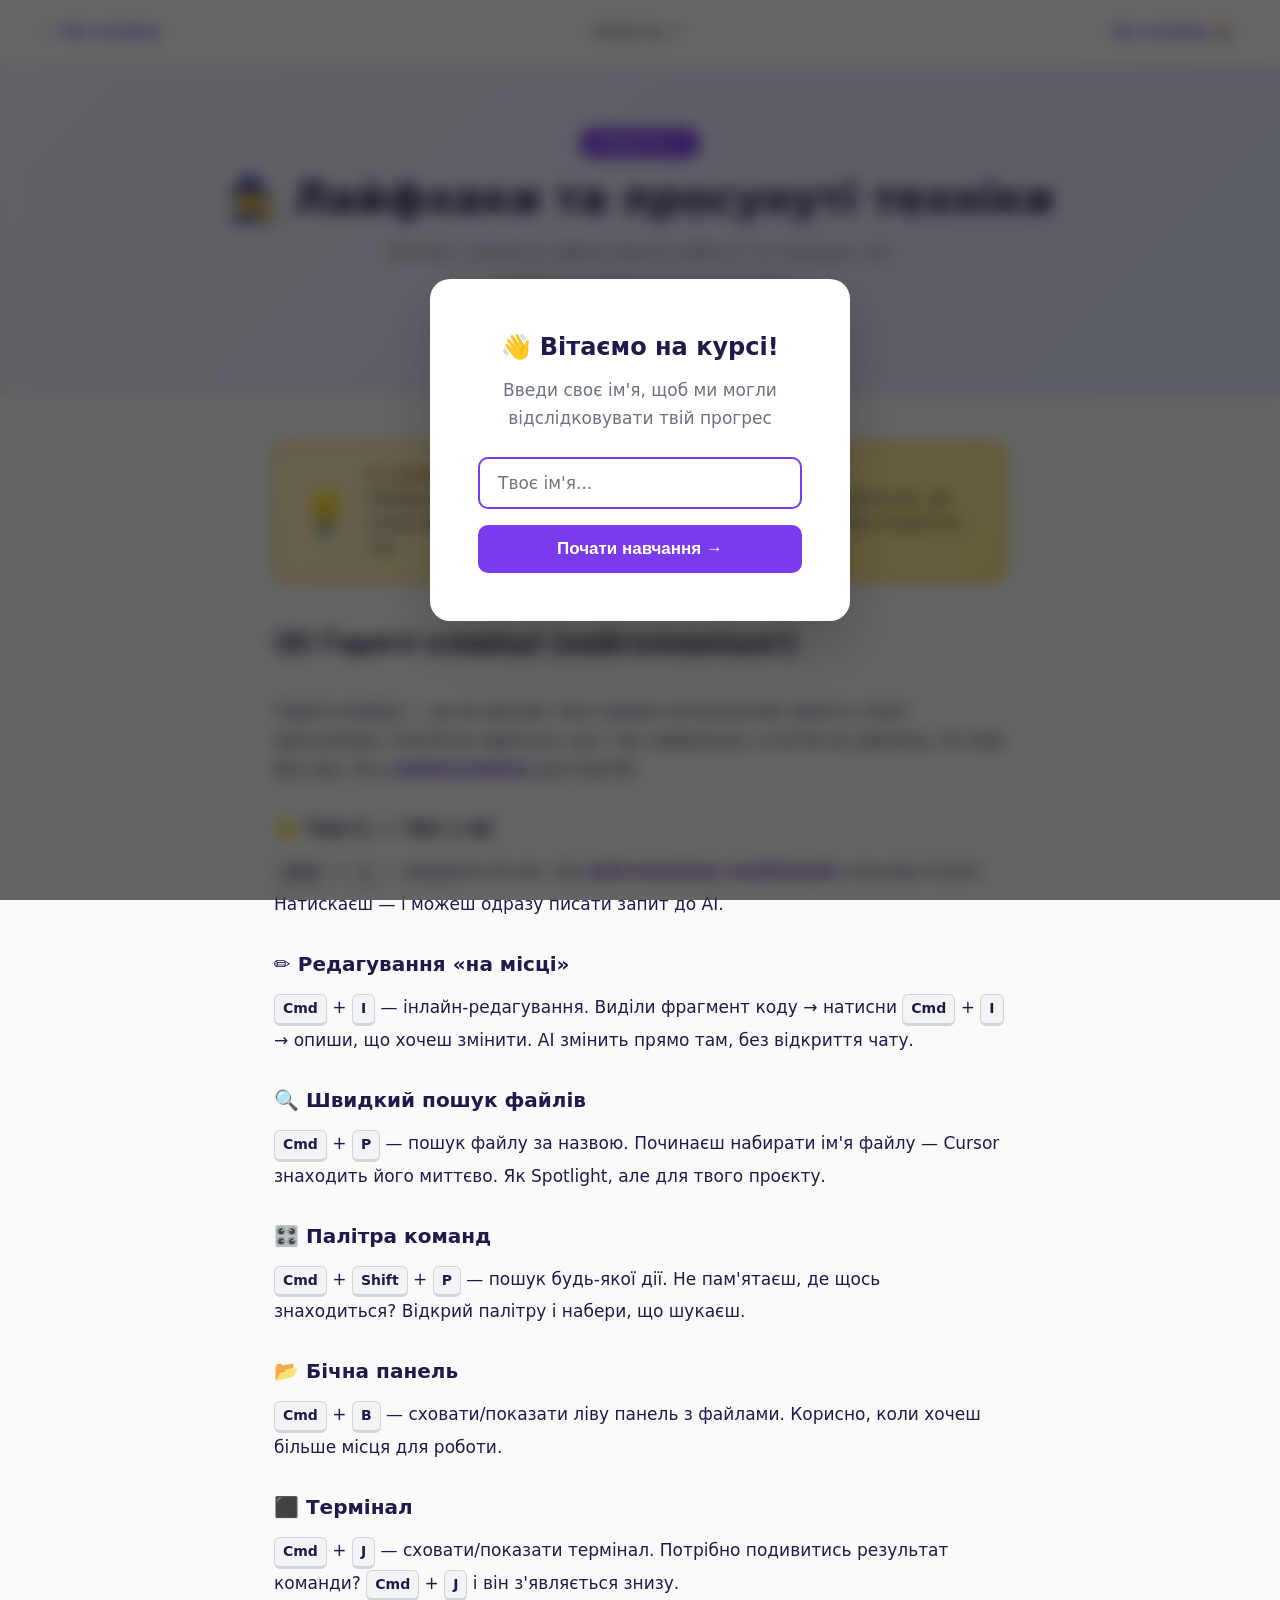
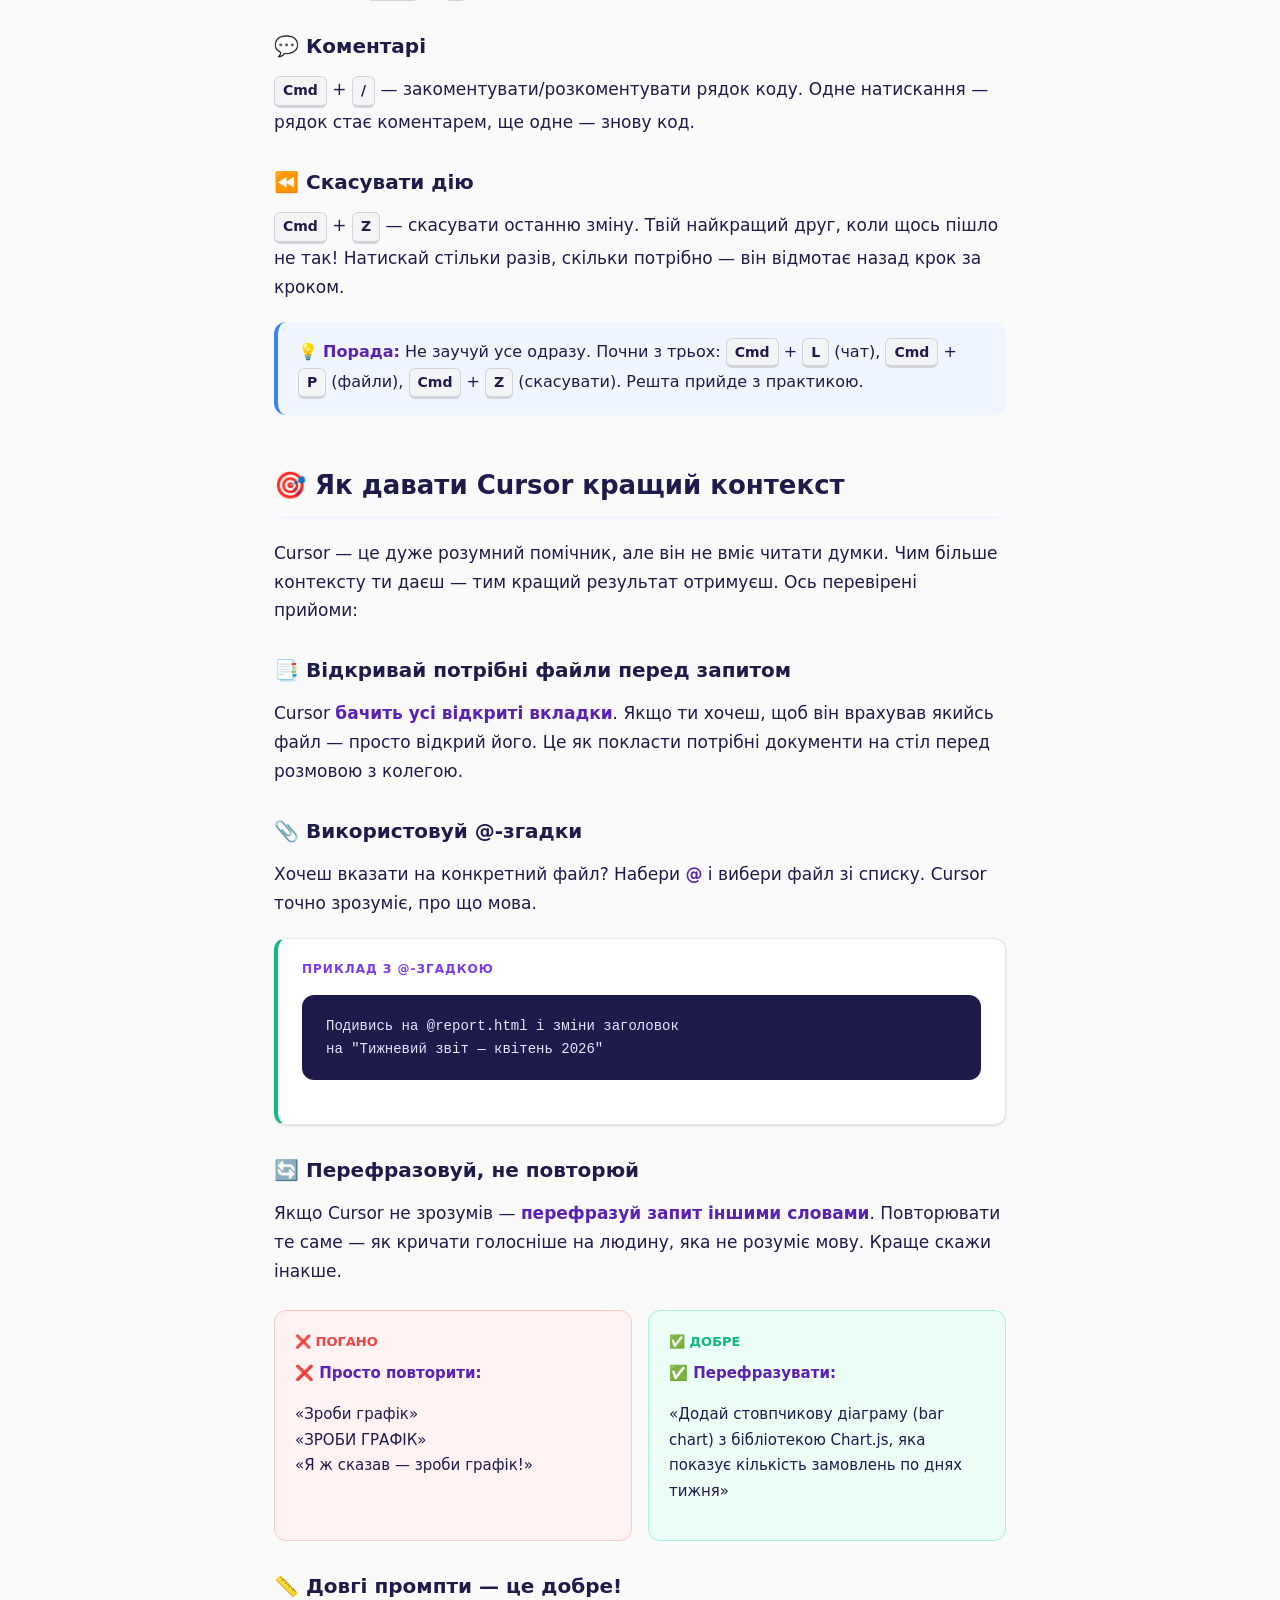
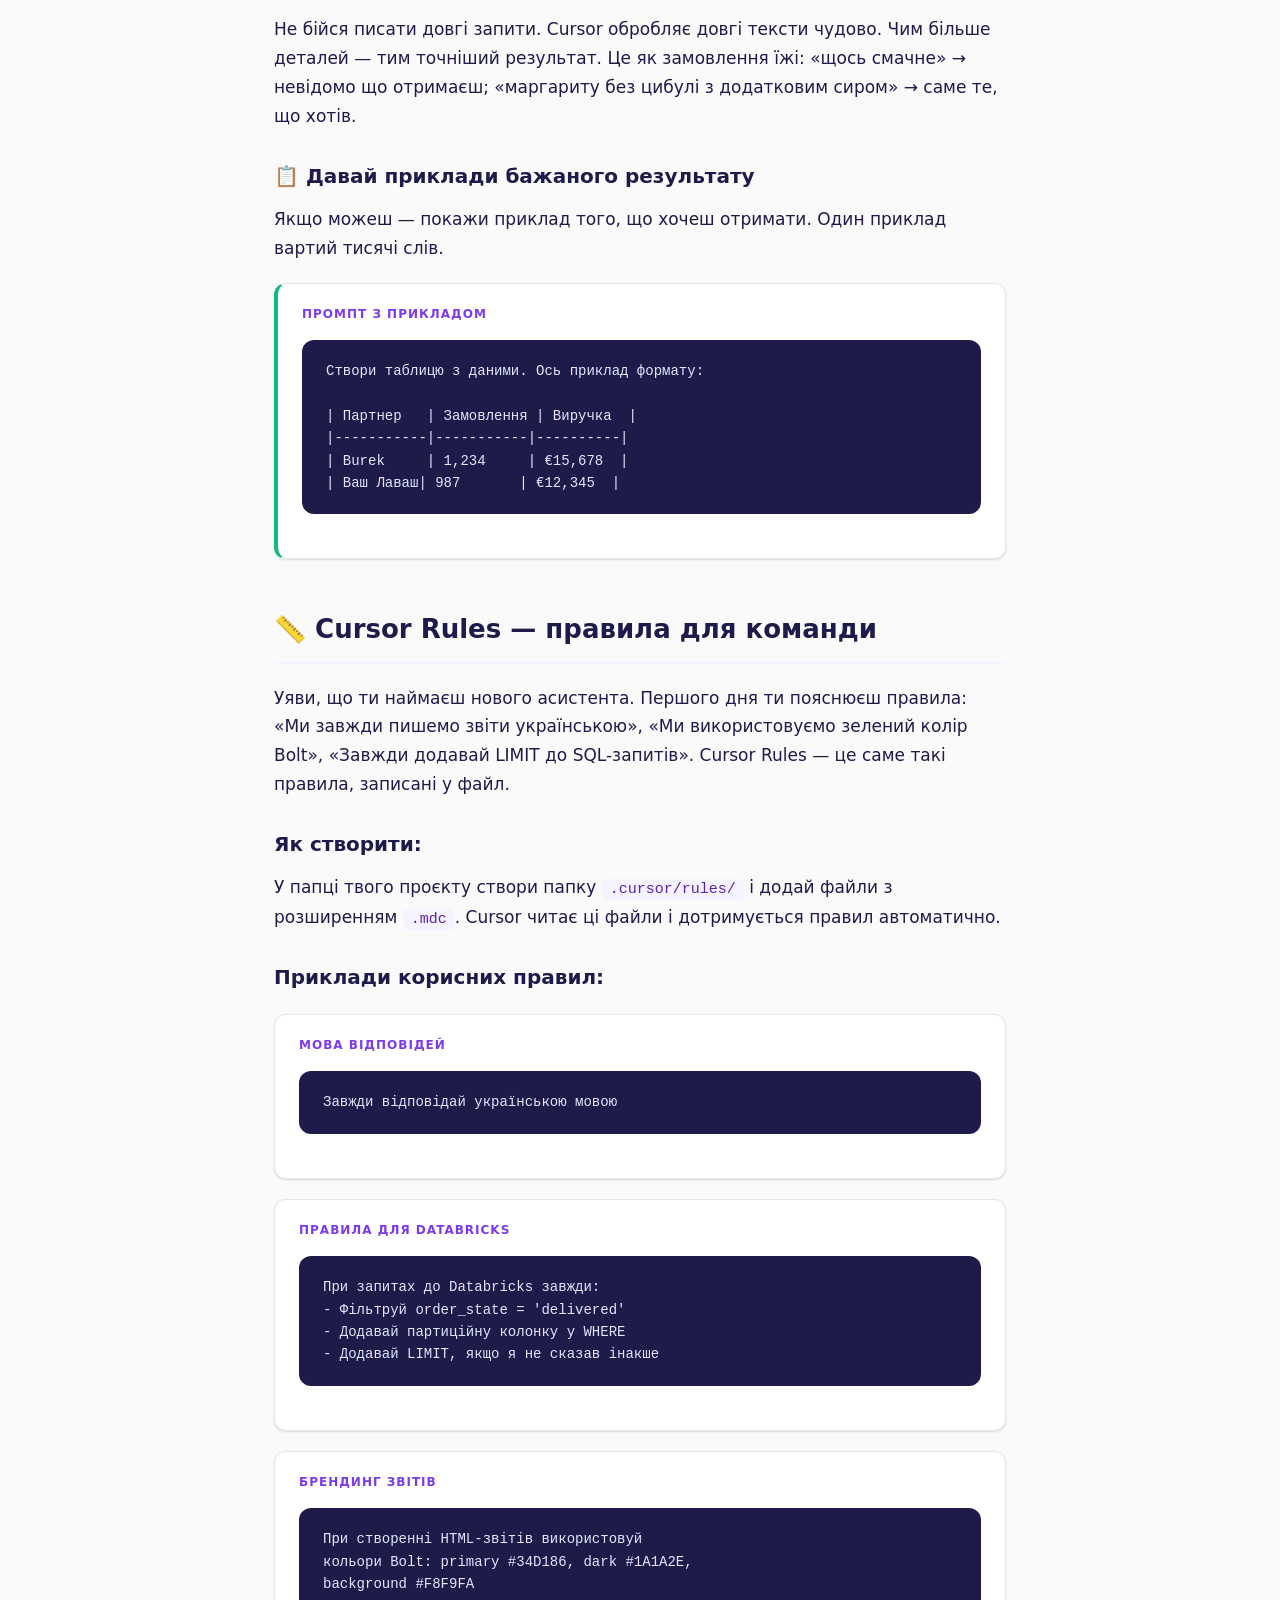
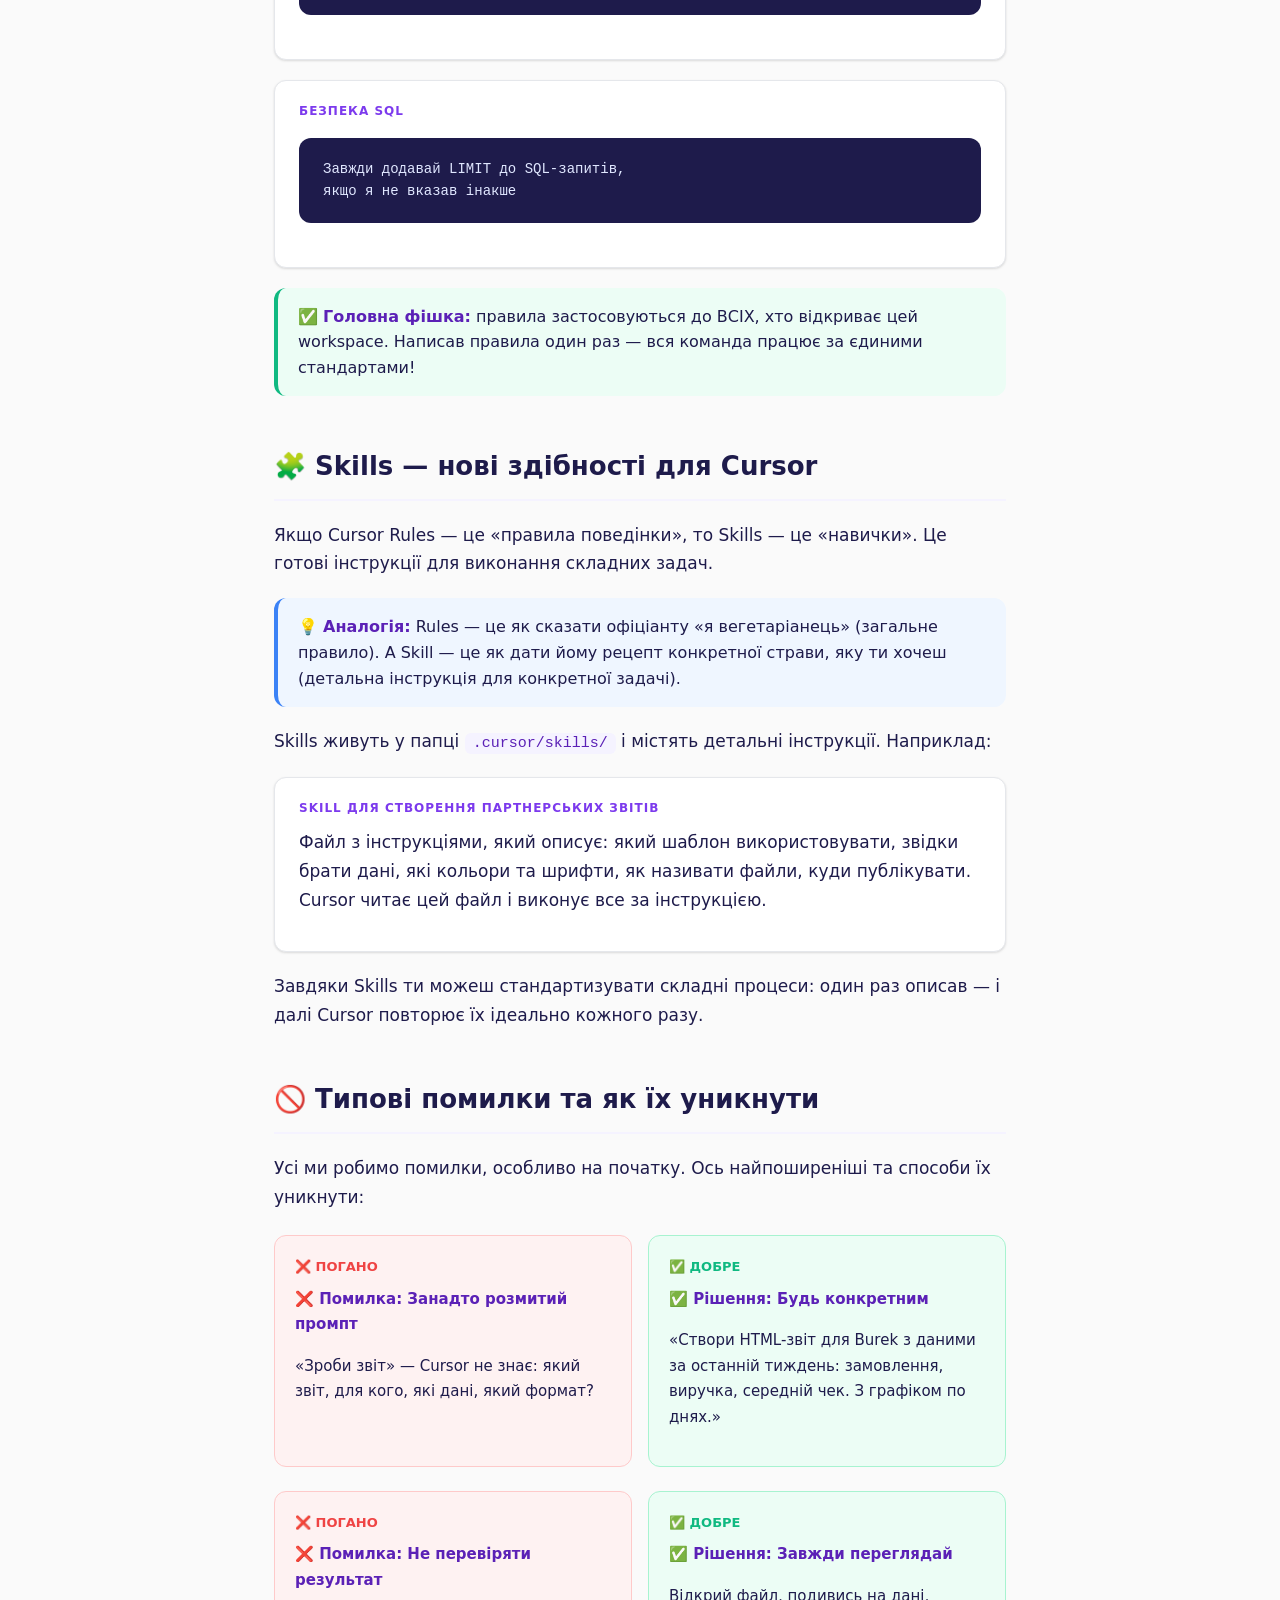
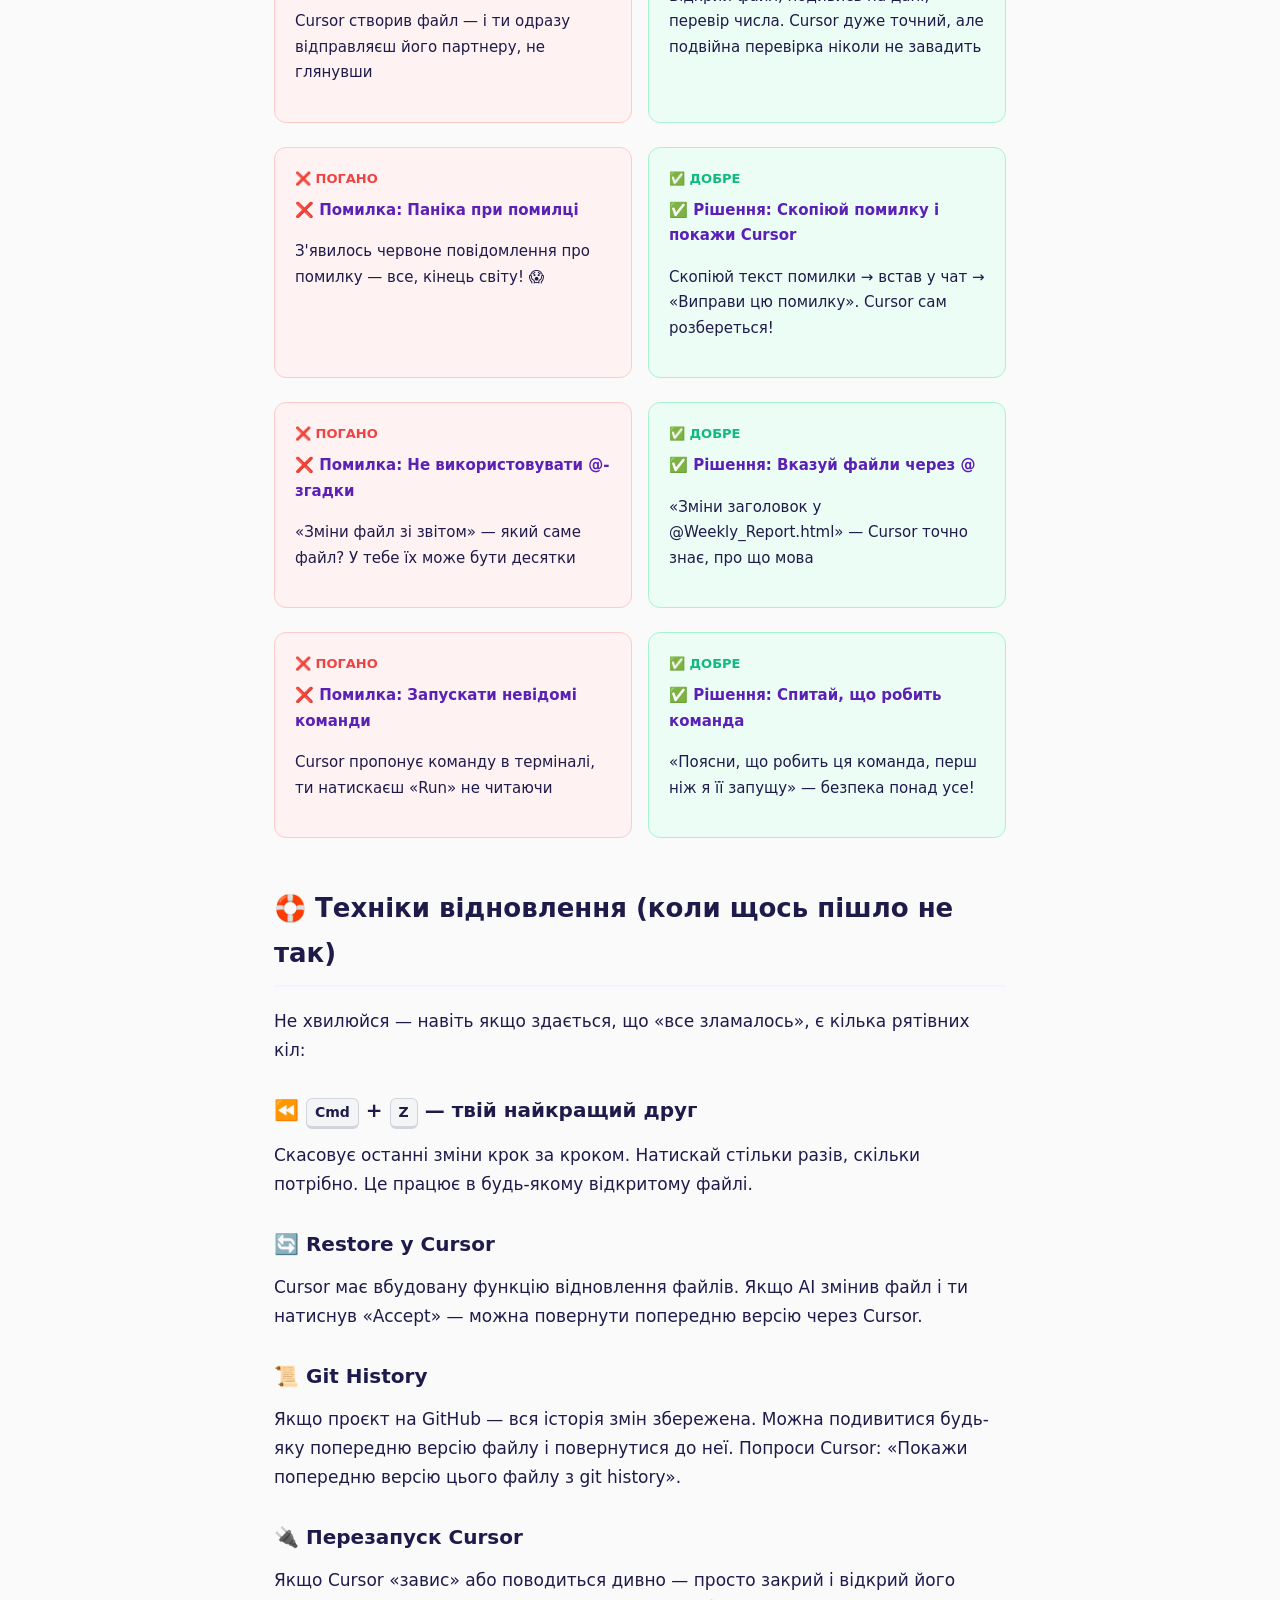
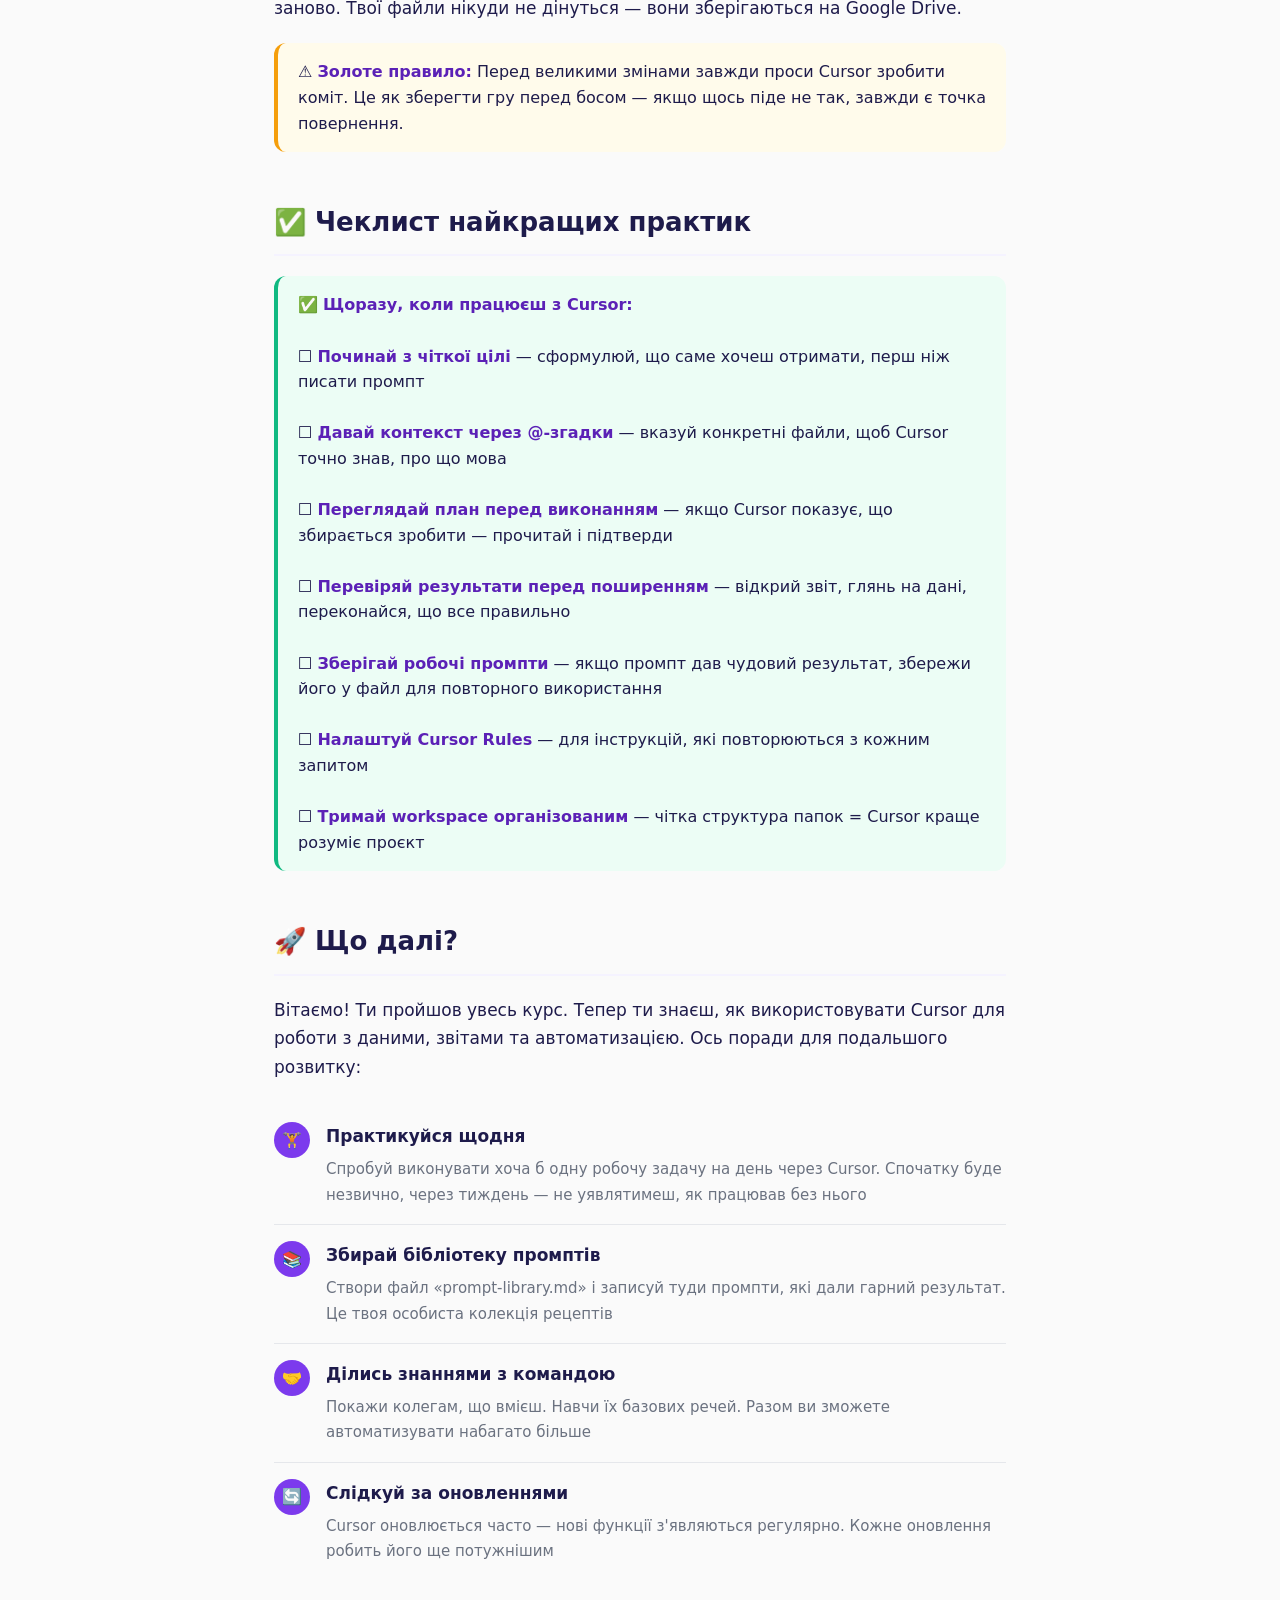
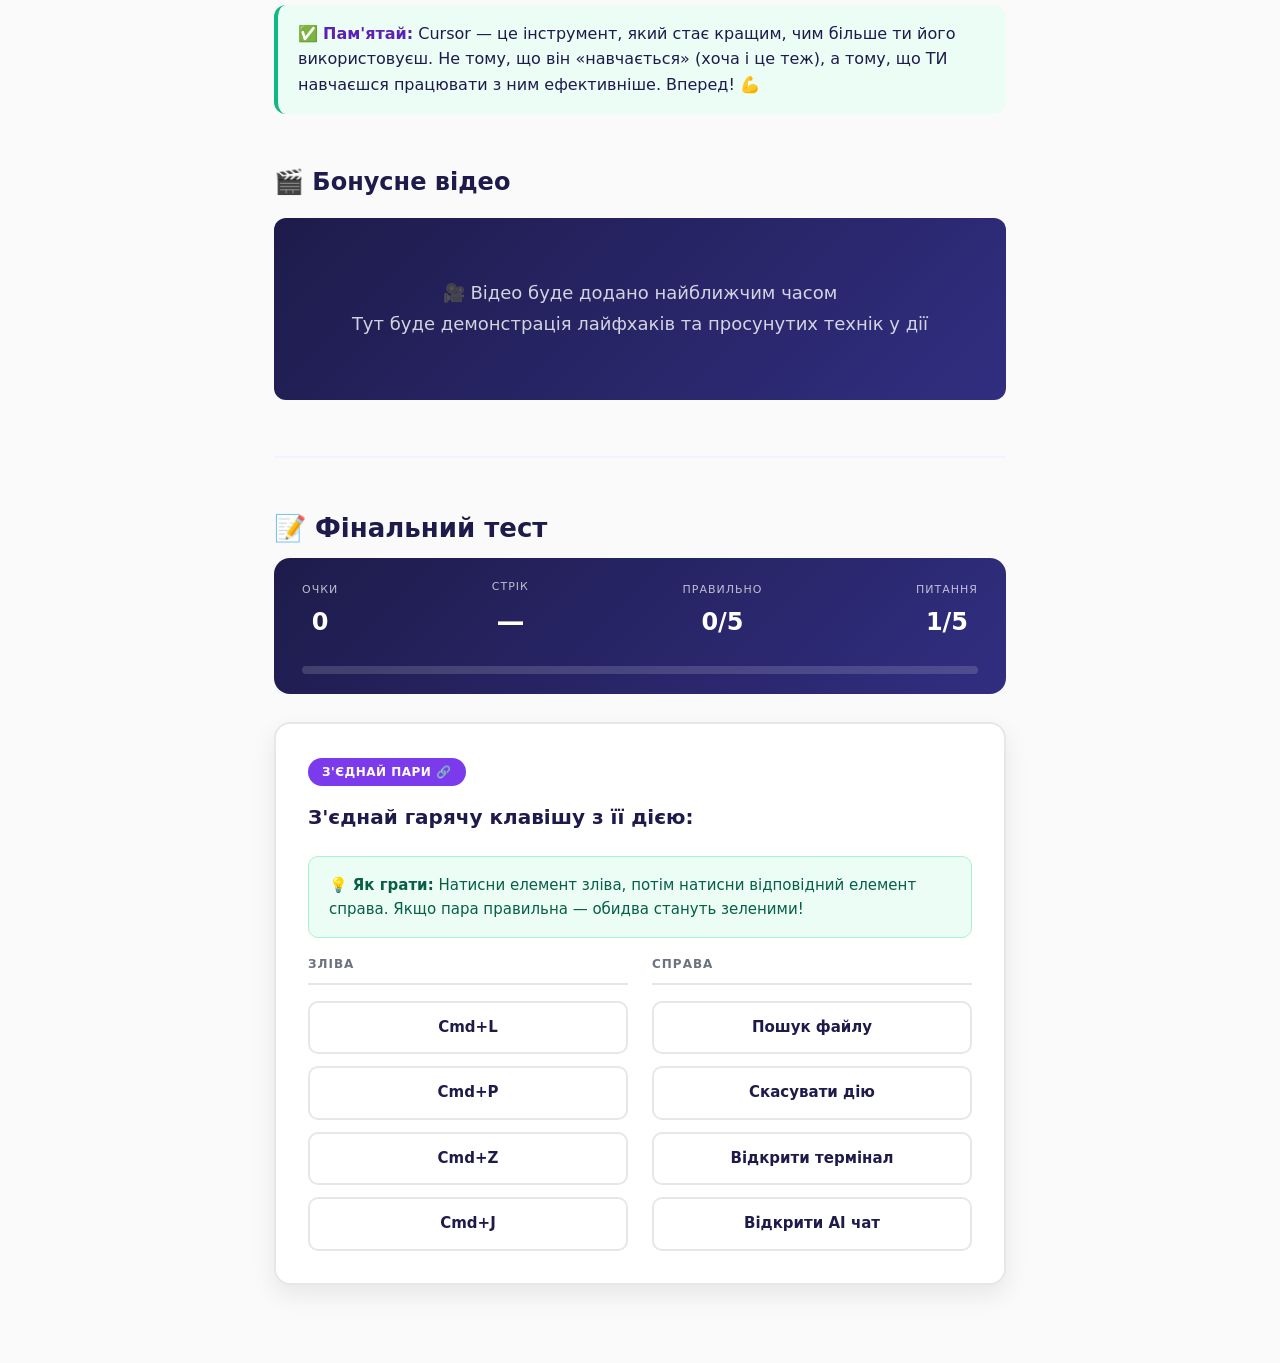
<file: modules/module-7.html>
<!DOCTYPE html>
<html lang="uk">
<head>
    <meta charset="UTF-8">
    <meta name="viewport" content="width=device-width, initial-scale=1.0">
    <title>Модуль 7 — Лайфхаки та просунуті техніки</title>
    <link rel="stylesheet" href="../css/styles.css">
    <link rel="icon" href="data:image/svg+xml,<svg xmlns='http://www.w3.org/2000/svg' viewBox='0 0 100 100'><text y='.9em' font-size='90'>🎓</text></svg>">
</head>
<body>

    <!-- Name Input Overlay -->
    <div id="name-overlay" class="name-overlay hidden">
        <div class="name-card">
            <h2>👋 Вітаємо на курсі!</h2>
            <p>Введи своє ім'я, щоб ми могли відслідковувати твій прогрес</p>
            <input type="text" class="name-input" placeholder="Твоє ім'я..." autofocus>
            <button class="name-submit">Почати навчання →</button>
        </div>
    </div>

    <!-- Navigation -->
    <nav class="module-nav">
        <a href="../index.html" class="nav-home">← На головну</a>
        <span class="nav-title">Модуль 7</span>
        <a href="../index.html" class="nav-next">На головну 🏠</a>
    </nav>

    <!-- Header -->
    <header class="module-header">
        <div class="module-number">Модуль 7</div>
        <h1>🧙 Лайфхаки та просунуті техніки</h1>
        <p class="module-desc">Хоткеї, секрети ефективної роботи та поради, які зроблять тебе Cursor-ніндзею</p>
        <div class="module-meta">
            <span>⏱ 20 хвилин</span>
            <span>📝 5 питань</span>
            <span>🎯 Просунутий рівень</span>
        </div>
    </header>

    <!-- Content -->
    <main class="module-content">

        <div class="kitchen-banner">
            <div class="kitchen-banner-icon">💡</div>
            <div class="kitchen-banner-text">
                <strong>На нашій кухні це:</strong>
                Лайфхаки — це секрети шеф-повара! Як правильно тримати ніж, які спеції додавати першими, і як врятувати страву, якщо щось пішло не так.
            </div>
        </div>

        <!-- Section 1: Keyboard shortcuts -->
        <section class="lesson">
            <h2>⌨️ Гарячі клавіші (найголовніше!)</h2>

            <p>Гарячі клавіші — це як виклик таксі одним натисканням замість пішої прогулянки. Спочатку здається, що і так нормально, а потім не уявляєш, як жив без них. Ось <strong>найважливіші</strong> для macOS:</p>

            <h3>🌟 Топ-1 — Чат з AI</h3>
            <p><kbd>Cmd</kbd> + <kbd>L</kbd> — відкрити AI-чат. Це <strong>найголовніша комбінація</strong> у всьому Cursor. Натискаєш — і можеш одразу писати запит до AI.</p>

            <h3>✏️ Редагування «на місці»</h3>
            <p><kbd>Cmd</kbd> + <kbd>I</kbd> — інлайн-редагування. Виділи фрагмент коду → натисни <kbd>Cmd</kbd> + <kbd>I</kbd> → опиши, що хочеш змінити. AI змінить прямо там, без відкриття чату.</p>

            <h3>🔍 Швидкий пошук файлів</h3>
            <p><kbd>Cmd</kbd> + <kbd>P</kbd> — пошук файлу за назвою. Починаєш набирати ім'я файлу — Cursor знаходить його миттєво. Як Spotlight, але для твого проєкту.</p>

            <h3>🎛️ Палітра команд</h3>
            <p><kbd>Cmd</kbd> + <kbd>Shift</kbd> + <kbd>P</kbd> — пошук будь-якої дії. Не пам'ятаєш, де щось знаходиться? Відкрий палітру і набери, що шукаєш.</p>

            <h3>📂 Бічна панель</h3>
            <p><kbd>Cmd</kbd> + <kbd>B</kbd> — сховати/показати ліву панель з файлами. Корисно, коли хочеш більше місця для роботи.</p>

            <h3>⬛ Термінал</h3>
            <p><kbd>Cmd</kbd> + <kbd>J</kbd> — сховати/показати термінал. Потрібно подивитись результат команди? <kbd>Cmd</kbd> + <kbd>J</kbd> і він з'являється знизу.</p>

            <h3>💬 Коментарі</h3>
            <p><kbd>Cmd</kbd> + <kbd>/</kbd> — закоментувати/розкоментувати рядок коду. Одне натискання — рядок стає коментарем, ще одне — знову код.</p>

            <h3>⏪ Скасувати дію</h3>
            <p><kbd>Cmd</kbd> + <kbd>Z</kbd> — скасувати останню зміну. Твій найкращий друг, коли щось пішло не так! Натискай стільки разів, скільки потрібно — він відмотає назад крок за кроком.</p>

            <div class="info-box">
                💡 <strong>Порада:</strong> Не заучуй усе одразу. Почни з трьох: <kbd>Cmd</kbd> + <kbd>L</kbd> (чат), <kbd>Cmd</kbd> + <kbd>P</kbd> (файли), <kbd>Cmd</kbd> + <kbd>Z</kbd> (скасувати). Решта прийде з практикою.
            </div>
        </section>

        <!-- Section 2: Better context -->
        <section class="lesson">
            <h2>🎯 Як давати Cursor кращий контекст</h2>

            <p>Cursor — це дуже розумний помічник, але він не вміє читати думки. Чим більше контексту ти даєш — тим кращий результат отримуєш. Ось перевірені прийоми:</p>

            <h3>📑 Відкривай потрібні файли перед запитом</h3>
            <p>Cursor <strong>бачить усі відкриті вкладки</strong>. Якщо ти хочеш, щоб він врахував якийсь файл — просто відкрий його. Це як покласти потрібні документи на стіл перед розмовою з колегою.</p>

            <h3>📎 Використовуй @-згадки</h3>
            <p>Хочеш вказати на конкретний файл? Набери <strong>@</strong> і вибери файл зі списку. Cursor точно зрозуміє, про що мова.</p>
            <div class="example-box example-good">
                <div class="example-label">Приклад з @-згадкою</div>
                <pre><code>Подивись на @report.html і зміни заголовок
на "Тижневий звіт — квітень 2026"</code></pre>
            </div>

            <h3>🔄 Перефразовуй, не повторюй</h3>
            <p>Якщо Cursor не зрозумів — <strong>перефразуй запит іншими словами</strong>. Повторювати те саме — як кричати голосніше на людину, яка не розуміє мову. Краще скажи інакше.</p>

            <div class="comparison">
                <div class="comparison-bad">
                    <p><strong>❌ Просто повторити:</strong></p>
                    <p>«Зроби графік»<br>«ЗРОБИ ГРАФІК»<br>«Я ж сказав — зроби графік!»</p>
                </div>
                <div class="comparison-good">
                    <p><strong>✅ Перефразувати:</strong></p>
                    <p>«Додай стовпчикову діаграму (bar chart) з бібліотекою Chart.js, яка показує кількість замовлень по днях тижня»</p>
                </div>
            </div>

            <h3>📏 Довгі промпти — це добре!</h3>
            <p>Не бійся писати довгі запити. Cursor обробляє довгі тексти чудово. Чим більше деталей — тим точніший результат. Це як замовлення їжі: «щось смачне» → невідомо що отримаєш; «маргариту без цибулі з додатковим сиром» → саме те, що хотів.</p>

            <h3>📋 Давай приклади бажаного результату</h3>
            <p>Якщо можеш — покажи приклад того, що хочеш отримати. Один приклад вартий тисячі слів.</p>
            <div class="example-box example-good">
                <div class="example-label">Промпт з прикладом</div>
                <pre><code>Створи таблицю з даними. Ось приклад формату:

| Партнер   | Замовлення | Виручка  |
|-----------|-----------|----------|
| Burek     | 1,234     | €15,678  |
| Ваш Лаваш| 987       | €12,345  |</code></pre>
            </div>
        </section>

        <!-- Section 3: Cursor Rules -->
        <section class="lesson">
            <h2>📏 Cursor Rules — правила для команди</h2>

            <p>Уяви, що ти наймаєш нового асистента. Першого дня ти пояснюєш правила: «Ми завжди пишемо звіти українською», «Ми використовуємо зелений колір Bolt», «Завжди додавай LIMIT до SQL-запитів». Cursor Rules — це саме такі правила, записані у файл.</p>

            <h3>Як створити:</h3>
            <p>У папці твого проєкту створи папку <code>.cursor/rules/</code> і додай файли з розширенням <code>.mdc</code>. Cursor читає ці файли і дотримується правил автоматично.</p>

            <h3>Приклади корисних правил:</h3>

            <div class="example-box">
                <div class="example-label">Мова відповідей</div>
                <pre><code>Завжди відповідай українською мовою</code></pre>
            </div>

            <div class="example-box">
                <div class="example-label">Правила для Databricks</div>
                <pre><code>При запитах до Databricks завжди:
- Фільтруй order_state = 'delivered'
- Додавай партиційну колонку у WHERE
- Додавай LIMIT, якщо я не сказав інакше</code></pre>
            </div>

            <div class="example-box">
                <div class="example-label">Брендинг звітів</div>
                <pre><code>При створенні HTML-звітів використовуй
кольори Bolt: primary #34D186, dark #1A1A2E,
background #F8F9FA</code></pre>
            </div>

            <div class="example-box">
                <div class="example-label">Безпека SQL</div>
                <pre><code>Завжди додавай LIMIT до SQL-запитів,
якщо я не вказав інакше</code></pre>
            </div>

            <div class="success-box">
                ✅ <strong>Головна фішка:</strong> правила застосовуються до ВСІХ, хто відкриває цей workspace. Написав правила один раз — вся команда працює за єдиними стандартами!
            </div>
        </section>

        <!-- Section 4: Skills -->
        <section class="lesson">
            <h2>🧩 Skills — нові здібності для Cursor</h2>

            <p>Якщо Cursor Rules — це «правила поведінки», то Skills — це «навички». Це готові інструкції для виконання складних задач.</p>

            <div class="info-box">
                💡 <strong>Аналогія:</strong> Rules — це як сказати офіціанту «я вегетаріанець» (загальне правило). А Skill — це як дати йому рецепт конкретної страви, яку ти хочеш (детальна інструкція для конкретної задачі).
            </div>

            <p>Skills живуть у папці <code>.cursor/skills/</code> і містять детальні інструкції. Наприклад:</p>

            <div class="example-box">
                <div class="example-label">Skill для створення партнерських звітів</div>
                <p>Файл з інструкціями, який описує: який шаблон використовувати, звідки брати дані, які кольори та шрифти, як називати файли, куди публікувати. Cursor читає цей файл і виконує все за інструкцією.</p>
            </div>

            <p>Завдяки Skills ти можеш стандартизувати складні процеси: один раз описав — і далі Cursor повторює їх ідеально кожного разу.</p>
        </section>

        <!-- Section 5: Common mistakes -->
        <section class="lesson">
            <h2>🚫 Типові помилки та як їх уникнути</h2>

            <p>Усі ми робимо помилки, особливо на початку. Ось найпоширеніші та способи їх уникнути:</p>

            <div class="comparison">
                <div class="comparison-bad">
                    <p><strong>❌ Помилка: Занадто розмитий промпт</strong></p>
                    <p>«Зроби звіт» — Cursor не знає: який звіт, для кого, які дані, який формат?</p>
                </div>
                <div class="comparison-good">
                    <p><strong>✅ Рішення: Будь конкретним</strong></p>
                    <p>«Створи HTML-звіт для Burek з даними за останній тиждень: замовлення, виручка, середній чек. З графіком по днях.»</p>
                </div>
            </div>

            <div class="comparison">
                <div class="comparison-bad">
                    <p><strong>❌ Помилка: Не перевіряти результат</strong></p>
                    <p>Cursor створив файл — і ти одразу відправляєш його партнеру, не глянувши</p>
                </div>
                <div class="comparison-good">
                    <p><strong>✅ Рішення: Завжди переглядай</strong></p>
                    <p>Відкрий файл, подивись на дані, перевір числа. Cursor дуже точний, але подвійна перевірка ніколи не завадить</p>
                </div>
            </div>

            <div class="comparison">
                <div class="comparison-bad">
                    <p><strong>❌ Помилка: Паніка при помилці</strong></p>
                    <p>З'явилось червоне повідомлення про помилку — все, кінець світу! 😱</p>
                </div>
                <div class="comparison-good">
                    <p><strong>✅ Рішення: Скопіюй помилку і покажи Cursor</strong></p>
                    <p>Скопіюй текст помилки → встав у чат → «Виправи цю помилку». Cursor сам розбереться!</p>
                </div>
            </div>

            <div class="comparison">
                <div class="comparison-bad">
                    <p><strong>❌ Помилка: Не використовувати @-згадки</strong></p>
                    <p>«Зміни файл зі звітом» — який саме файл? У тебе їх може бути десятки</p>
                </div>
                <div class="comparison-good">
                    <p><strong>✅ Рішення: Вказуй файли через @</strong></p>
                    <p>«Зміни заголовок у @Weekly_Report.html» — Cursor точно знає, про що мова</p>
                </div>
            </div>

            <div class="comparison">
                <div class="comparison-bad">
                    <p><strong>❌ Помилка: Запускати невідомі команди</strong></p>
                    <p>Cursor пропонує команду в терміналі, ти натискаєш «Run» не читаючи</p>
                </div>
                <div class="comparison-good">
                    <p><strong>✅ Рішення: Спитай, що робить команда</strong></p>
                    <p>«Поясни, що робить ця команда, перш ніж я її запущу» — безпека понад усе!</p>
                </div>
            </div>
        </section>

        <!-- Section 6: Recovery techniques -->
        <section class="lesson">
            <h2>🛟 Техніки відновлення (коли щось пішло не так)</h2>

            <p>Не хвилюйся — навіть якщо здається, що «все зламалось», є кілька рятівних кіл:</p>

            <h3>⏪ <kbd>Cmd</kbd> + <kbd>Z</kbd> — твій найкращий друг</h3>
            <p>Скасовує останні зміни крок за кроком. Натискай стільки разів, скільки потрібно. Це працює в будь-якому відкритому файлі.</p>

            <h3>🔄 Restore у Cursor</h3>
            <p>Cursor має вбудовану функцію відновлення файлів. Якщо AI змінив файл і ти натиснув «Accept» — можна повернути попередню версію через Cursor.</p>

            <h3>📜 Git History</h3>
            <p>Якщо проєкт на GitHub — вся історія змін збережена. Можна подивитися будь-яку попередню версію файлу і повернутися до неї. Попроси Cursor: «Покажи попередню версію цього файлу з git history».</p>

            <h3>🔌 Перезапуск Cursor</h3>
            <p>Якщо Cursor «завис» або поводиться дивно — просто закрий і відкрий його заново. Твої файли нікуди не дінуться — вони зберігаються на Google Drive.</p>

            <div class="warning-box">
                ⚠️ <strong>Золоте правило:</strong> Перед великими змінами завжди проси Cursor зробити коміт. Це як зберегти гру перед босом — якщо щось піде не так, завжди є точка повернення.
            </div>
        </section>

        <!-- Section 7: Best practices checklist -->
        <section class="lesson">
            <h2>✅ Чеклист найкращих практик</h2>

            <div class="success-box">
                ✅ <strong>Щоразу, коли працюєш з Cursor:</strong><br><br>
                ☐ <strong>Починай з чіткої цілі</strong> — сформулюй, що саме хочеш отримати, перш ніж писати промпт<br><br>
                ☐ <strong>Давай контекст через @-згадки</strong> — вказуй конкретні файли, щоб Cursor точно знав, про що мова<br><br>
                ☐ <strong>Переглядай план перед виконанням</strong> — якщо Cursor показує, що збирається зробити — прочитай і підтверди<br><br>
                ☐ <strong>Перевіряй результати перед поширенням</strong> — відкрий звіт, глянь на дані, переконайся, що все правильно<br><br>
                ☐ <strong>Зберігай робочі промпти</strong> — якщо промпт дав чудовий результат, збережи його у файл для повторного використання<br><br>
                ☐ <strong>Налаштуй Cursor Rules</strong> — для інструкцій, які повторюються з кожним запитом<br><br>
                ☐ <strong>Тримай workspace організованим</strong> — чітка структура папок = Cursor краще розуміє проєкт
            </div>
        </section>

        <!-- Section 8: What's next -->
        <section class="lesson">
            <h2>🚀 Що далі?</h2>

            <p>Вітаємо! Ти пройшов увесь курс. Тепер ти знаєш, як використовувати Cursor для роботи з даними, звітами та автоматизацією. Ось поради для подальшого розвитку:</p>

            <div class="step-by-step">
                <div class="step">
                    <div class="step-number">🏋️</div>
                    <div class="step-content">
                        <h3>Практикуйся щодня</h3>
                        <p>Спробуй виконувати хоча б одну робочу задачу на день через Cursor. Спочатку буде незвично, через тиждень — не уявлятимеш, як працював без нього</p>
                    </div>
                </div>
                <div class="step">
                    <div class="step-number">📚</div>
                    <div class="step-content">
                        <h3>Збирай бібліотеку промптів</h3>
                        <p>Створи файл «prompt-library.md» і записуй туди промпти, які дали гарний результат. Це твоя особиста колекція рецептів</p>
                    </div>
                </div>
                <div class="step">
                    <div class="step-number">🤝</div>
                    <div class="step-content">
                        <h3>Ділись знаннями з командою</h3>
                        <p>Покажи колегам, що вмієш. Навчи їх базових речей. Разом ви зможете автоматизувати набагато більше</p>
                    </div>
                </div>
                <div class="step">
                    <div class="step-number">🔄</div>
                    <div class="step-content">
                        <h3>Слідкуй за оновленнями</h3>
                        <p>Cursor оновлюється часто — нові функції з'являються регулярно. Кожне оновлення робить його ще потужнішим</p>
                    </div>
                </div>
            </div>

            <div class="success-box">
                ✅ <strong>Пам'ятай:</strong> Cursor — це інструмент, який стає кращим, чим більше ти його використовуєш. Не тому, що він «навчається» (хоча і це теж), а тому, що ТИ навчаєшся працювати з ним ефективніше. Вперед! 💪
            </div>
        </section>

        <!-- Video section -->
        <section class="video-section">
            <h2>🎬 Бонусне відео</h2>
            <div class="video-placeholder">
                <p>🎥 Відео буде додано найближчим часом</p>
                <p>Тут буде демонстрація лайфхаків та просунутих технік у дії</p>
            </div>
        </section>

        <!-- Quiz -->
        <section class="quiz-section" id="quiz">
            <h2>📝 Фінальний тест</h2>
            <div id="quiz-container"></div>
        </section>

    </main>

    <script src="../js/app.js"></script>
    <script>
        document.addEventListener('DOMContentLoaded', () => {
            initQuiz(7, [
        {
            type: "match",
            question: "З'єднай гарячу клавішу з її дією:",
            pairs: [
                { left: "Cmd+L", right: "Відкрити AI чат" },
                { left: "Cmd+P", right: "Пошук файлу" },
                { left: "Cmd+Z", right: "Скасувати дію" },
                { left: "Cmd+J", right: "Відкрити термінал" }
            ]
        },
        {
            type: "truefalse",
            statement: "Якщо Cursor зробив щось не так, завжди можна натиснути Cmd+Z щоб скасувати зміни.",
            correct: true,
            explanation: "Cmd+Z — ваш найкращий друг! Як кнопка 'відміна' на кухні. Щось згоріло? Ctrl+Z! (жартуємо, але в Cursor це реально працює)"
        },
        {
            type: "choice",
            question: "Що краще зробити, якщо Cursor не розуміє ваш промт?",
            options: [
                "Повторити те саме ще раз, але голосніше",
                "Переформулювати промт більш конкретно, додати @-згадки та контекст",
                "Видалити Cursor і встановити знову",
                "Написати промт англійською"
            ],
            correct: 1,
            explanation: "Якщо шеф-повар не зрозумів замовлення — не кричіть те саме! Поясніть інакше, більш конкретно, покажіть приклад."
        },
        {
            type: "choice",
            question: "Де створюються Cursor Rules для команди?",
            options: [
                "В Google Drive",
                "В папці .cursor/rules/ у робочому просторі",
                "В налаштуваннях macOS",
                "В Slack"
            ],
            correct: 1,
            explanation: "Cursor Rules живуть у .cursor/rules/ — це як правила вашого ресторану, вивішені на стіні кухні. Кожен шеф-повар їх бачить і виконує."
        },
        {
            type: "truefalse",
            statement: "Перед тим як ділитися результатом роботи Cursor, завжди потрібно перевірити результат самому.",
            correct: true,
            explanation: "Завжди пробуйте страву перед подачею! 🍽️ Cursor дуже розумний, але навіть найкращий шеф-повар іноді помиляється."
        }
    ]);
        });
    </script>
</body>
</html>
</file>
<file: css/styles.css>
/* ===== CURSOR COURSE — SHARED STYLES ===== */

:root {
  --primary: #7c3aed;
  --primary-light: #a78bfa;
  --primary-dark: #5b21b6;
  --primary-bg: #f5f3ff;
  --success: #10b981;
  --success-bg: #ecfdf5;
  --warning: #f59e0b;
  --warning-bg: #fffbeb;
  --error: #ef4444;
  --error-bg: #fef2f2;
  --info: #3b82f6;
  --info-bg: #eff6ff;
  --text: #1e1b4b;
  --text-secondary: #6b7280;
  --bg: #fafafa;
  --card-bg: #ffffff;
  --border: #e5e7eb;
  --radius: 12px;
  --shadow: 0 1px 3px rgba(0,0,0,0.08), 0 1px 2px rgba(0,0,0,0.06);
  --shadow-lg: 0 10px 25px rgba(0,0,0,0.08);
}

*, *::before, *::after { box-sizing: border-box; margin: 0; padding: 0; }

html { scroll-behavior: smooth; }

body {
  font-family: -apple-system, BlinkMacSystemFont, 'Segoe UI', system-ui, sans-serif;
  color: var(--text);
  background: var(--bg);
  line-height: 1.7;
  font-size: 17px;
  -webkit-font-smoothing: antialiased;
}

/* ===== NAVIGATION ===== */

.module-nav {
  position: sticky;
  top: 0;
  z-index: 100;
  display: flex;
  align-items: center;
  justify-content: space-between;
  padding: 14px 32px;
  background: rgba(255,255,255,0.92);
  backdrop-filter: blur(12px);
  border-bottom: 1px solid var(--border);
}

.nav-home, .nav-next {
  text-decoration: none;
  color: var(--primary);
  font-weight: 600;
  font-size: 15px;
  padding: 6px 14px;
  border-radius: 8px;
  transition: background 0.2s;
}

.nav-home:hover, .nav-next:hover {
  background: var(--primary-bg);
}

.nav-title {
  font-weight: 700;
  color: var(--text-secondary);
  font-size: 14px;
  text-transform: uppercase;
  letter-spacing: 0.5px;
}

/* ===== MODULE HEADER ===== */

.module-header {
  text-align: center;
  padding: 60px 32px 48px;
  background: linear-gradient(135deg, var(--primary-bg) 0%, #ede9fe 50%, #e0e7ff 100%);
  border-bottom: 1px solid var(--border);
}

.module-number {
  display: inline-block;
  background: var(--primary);
  color: white;
  font-size: 13px;
  font-weight: 700;
  padding: 4px 16px;
  border-radius: 20px;
  text-transform: uppercase;
  letter-spacing: 1px;
  margin-bottom: 16px;
}

.module-header h1 {
  font-size: clamp(28px, 5vw, 42px);
  font-weight: 800;
  color: var(--text);
  margin-bottom: 12px;
  line-height: 1.2;
}

.module-desc {
  font-size: 19px;
  color: var(--text-secondary);
  max-width: 600px;
  margin: 0 auto 20px;
}

.module-meta {
  display: flex;
  gap: 24px;
  justify-content: center;
  font-size: 15px;
  color: var(--text-secondary);
}

/* ===== MAIN CONTENT ===== */

.module-content {
  max-width: 780px;
  margin: 0 auto;
  padding: 48px 24px 80px;
}

.lesson { margin-bottom: 48px; }

.lesson h2 {
  font-size: 26px;
  font-weight: 700;
  margin-bottom: 20px;
  padding-bottom: 10px;
  border-bottom: 2px solid var(--primary-bg);
}

.lesson h3 {
  font-size: 20px;
  font-weight: 600;
  margin: 28px 0 12px;
}

.lesson p {
  margin-bottom: 16px;
  color: var(--text);
}

.lesson ul, .lesson ol {
  margin: 0 0 16px 24px;
}

.lesson li {
  margin-bottom: 8px;
}

.lesson strong { color: var(--primary-dark); }

.lesson code {
  background: var(--primary-bg);
  padding: 2px 8px;
  border-radius: 6px;
  font-size: 15px;
  font-family: 'SF Mono', 'Fira Code', monospace;
  color: var(--primary-dark);
}

.lesson pre {
  background: #1e1b4b;
  color: #e0e7ff;
  padding: 20px 24px;
  border-radius: var(--radius);
  overflow-x: auto;
  margin: 16px 0 24px;
  font-size: 14px;
  line-height: 1.6;
}

.lesson pre code {
  background: none;
  padding: 0;
  color: inherit;
  font-size: inherit;
}

/* ===== INFO BOXES ===== */

.info-box, .warning-box, .success-box, .error-box {
  padding: 16px 20px;
  border-radius: var(--radius);
  margin: 20px 0;
  font-size: 16px;
  line-height: 1.6;
}

.info-box {
  background: var(--info-bg);
  border-left: 4px solid var(--info);
}

.warning-box {
  background: var(--warning-bg);
  border-left: 4px solid var(--warning);
}

.success-box {
  background: var(--success-bg);
  border-left: 4px solid var(--success);
}

.error-box {
  background: var(--error-bg);
  border-left: 4px solid var(--error);
}

/* ===== EXAMPLE BOX ===== */

.example-box {
  background: var(--card-bg);
  border: 1px solid var(--border);
  border-radius: var(--radius);
  padding: 20px 24px;
  margin: 20px 0;
  box-shadow: var(--shadow);
}

.example-label {
  font-size: 12px;
  font-weight: 700;
  text-transform: uppercase;
  letter-spacing: 1px;
  color: var(--primary);
  margin-bottom: 10px;
}

.example-bad {
  border-left: 4px solid var(--error);
}

.example-good {
  border-left: 4px solid var(--success);
}

/* ===== COMPARISON ===== */

.comparison {
  display: grid;
  grid-template-columns: 1fr 1fr;
  gap: 16px;
  margin: 24px 0;
}

.comparison-bad, .comparison-good {
  padding: 20px;
  border-radius: var(--radius);
  font-size: 15px;
}

.comparison-bad {
  background: var(--error-bg);
  border: 1px solid #fecaca;
}

.comparison-bad::before {
  content: '❌ Погано';
  display: block;
  font-weight: 700;
  color: var(--error);
  margin-bottom: 8px;
  font-size: 13px;
  text-transform: uppercase;
}

.comparison-good {
  background: var(--success-bg);
  border: 1px solid #a7f3d0;
}

.comparison-good::before {
  content: '✅ Добре';
  display: block;
  font-weight: 700;
  color: var(--success);
  margin-bottom: 8px;
  font-size: 13px;
  text-transform: uppercase;
}

/* ===== STEP BY STEP ===== */

.step-by-step {
  margin: 24px 0;
}

.step {
  display: flex;
  gap: 16px;
  padding: 16px 0;
  border-bottom: 1px solid var(--border);
}

.step:last-child { border-bottom: none; }

.step-number {
  flex-shrink: 0;
  width: 36px;
  height: 36px;
  background: var(--primary);
  color: white;
  border-radius: 50%;
  display: flex;
  align-items: center;
  justify-content: center;
  font-weight: 700;
  font-size: 16px;
}

.step-content h3 {
  margin: 0 0 6px;
  font-size: 17px;
}

.step-content p {
  margin: 0;
  color: var(--text-secondary);
  font-size: 15px;
}

/* ===== KEYBOARD SHORTCUT ===== */

kbd {
  display: inline-block;
  background: #f3f4f6;
  border: 1px solid #d1d5db;
  border-bottom: 3px solid #d1d5db;
  border-radius: 6px;
  padding: 2px 8px;
  font-family: -apple-system, system-ui, sans-serif;
  font-size: 14px;
  font-weight: 600;
  color: var(--text);
  white-space: nowrap;
}

/* ===== VIDEO SECTION ===== */

.video-section {
  margin: 48px 0;
}

.video-section h2 {
  font-size: 24px;
  margin-bottom: 16px;
}

.video-placeholder {
  background: linear-gradient(135deg, #1e1b4b, #312e81);
  color: white;
  border-radius: var(--radius);
  padding: 60px 32px;
  text-align: center;
  font-size: 18px;
}

.video-placeholder p {
  opacity: 0.8;
  color: white;
}

.video-embed {
  border-radius: var(--radius);
  overflow: hidden;
  aspect-ratio: 16/9;
}

.video-embed iframe {
  width: 100%;
  height: 100%;
  border: none;
}

/* ===== QUIZ SECTION ===== */

.quiz-section {
  margin-top: 56px;
  padding-top: 48px;
  border-top: 2px solid var(--primary-bg);
}

.quiz-section h2 {
  font-size: 26px;
  margin-bottom: 8px;
}

.quiz-intro {
  color: var(--text-secondary);
  margin-bottom: 32px;
}

.quiz-question {
  background: var(--card-bg);
  border: 1px solid var(--border);
  border-radius: var(--radius);
  padding: 28px;
  margin-bottom: 24px;
  box-shadow: var(--shadow);
  transition: border-color 0.3s;
}

.quiz-question.answered-correct {
  border-color: var(--success);
}

.quiz-question.answered-wrong {
  border-color: var(--error);
}

.quiz-question-number {
  font-size: 13px;
  font-weight: 700;
  color: var(--primary);
  text-transform: uppercase;
  letter-spacing: 0.5px;
  margin-bottom: 8px;
}

.quiz-question-text {
  font-size: 18px;
  font-weight: 600;
  margin-bottom: 20px;
  line-height: 1.5;
}

.quiz-options {
  display: flex;
  flex-direction: column;
  gap: 10px;
}

.quiz-option {
  display: flex;
  align-items: center;
  gap: 12px;
  padding: 14px 18px;
  border: 2px solid var(--border);
  border-radius: 10px;
  cursor: pointer;
  transition: all 0.2s;
  font-size: 16px;
  background: white;
}

.quiz-option:hover:not(.disabled) {
  border-color: var(--primary-light);
  background: var(--primary-bg);
}

.quiz-option.selected {
  border-color: var(--primary);
  background: var(--primary-bg);
}

.quiz-option.correct {
  border-color: var(--success);
  background: var(--success-bg);
}

.quiz-option.wrong {
  border-color: var(--error);
  background: var(--error-bg);
}

.quiz-option.disabled {
  cursor: default;
  opacity: 0.7;
}

.quiz-option-marker {
  flex-shrink: 0;
  width: 28px;
  height: 28px;
  border: 2px solid var(--border);
  border-radius: 50%;
  display: flex;
  align-items: center;
  justify-content: center;
  font-size: 13px;
  font-weight: 700;
  color: var(--text-secondary);
  transition: all 0.2s;
}

.quiz-option.selected .quiz-option-marker {
  border-color: var(--primary);
  background: var(--primary);
  color: white;
}

.quiz-option.correct .quiz-option-marker {
  border-color: var(--success);
  background: var(--success);
  color: white;
}

.quiz-option.wrong .quiz-option-marker {
  border-color: var(--error);
  background: var(--error);
  color: white;
}

.quiz-explanation {
  margin-top: 14px;
  padding: 14px 18px;
  border-radius: 8px;
  font-size: 15px;
  line-height: 1.5;
  display: none;
}

.quiz-explanation.show {
  display: block;
}

.quiz-explanation.correct-explanation {
  background: var(--success-bg);
  color: #065f46;
}

.quiz-explanation.wrong-explanation {
  background: var(--error-bg);
  color: #991b1b;
}

.quiz-result {
  text-align: center;
  padding: 40px;
  background: var(--card-bg);
  border-radius: var(--radius);
  border: 2px solid var(--border);
  margin-top: 32px;
  box-shadow: var(--shadow-lg);
  display: none;
}

.quiz-result.show { display: block; }

.quiz-score {
  font-size: 56px;
  font-weight: 800;
  color: var(--primary);
  margin-bottom: 8px;
}

.quiz-score-label {
  font-size: 18px;
  color: var(--text-secondary);
  margin-bottom: 24px;
}

.quiz-result-message {
  font-size: 20px;
  font-weight: 600;
  margin-bottom: 24px;
}

.quiz-submit-btn, .quiz-retry-btn {
  display: inline-block;
  padding: 14px 32px;
  border-radius: 10px;
  font-size: 16px;
  font-weight: 700;
  border: none;
  cursor: pointer;
  transition: all 0.2s;
}

.quiz-submit-btn {
  background: var(--primary);
  color: white;
  margin-top: 24px;
}

.quiz-submit-btn:hover {
  background: var(--primary-dark);
  transform: translateY(-1px);
  box-shadow: 0 4px 12px rgba(124, 58, 237, 0.3);
}

.quiz-submit-btn:disabled {
  opacity: 0.5;
  cursor: not-allowed;
  transform: none;
  box-shadow: none;
}

.quiz-retry-btn {
  background: white;
  color: var(--primary);
  border: 2px solid var(--primary);
  margin-top: 12px;
}

.quiz-retry-btn:hover {
  background: var(--primary-bg);
}

/* ===== INDEX PAGE ===== */

.course-hero {
  text-align: center;
  padding: 80px 32px 60px;
  background: linear-gradient(135deg, #1e1b4b 0%, #312e81 40%, #4c1d95 100%);
  color: white;
}

.course-hero h1 {
  font-size: clamp(32px, 6vw, 52px);
  font-weight: 800;
  margin-bottom: 16px;
  line-height: 1.15;
}

.course-hero p {
  font-size: 20px;
  opacity: 0.85;
  max-width: 550px;
  margin: 0 auto 32px;
}

.hero-progress {
  display: inline-flex;
  align-items: center;
  gap: 12px;
  background: rgba(255,255,255,0.15);
  border-radius: 50px;
  padding: 12px 28px;
  font-size: 15px;
  font-weight: 600;
}

.hero-progress-bar {
  width: 120px;
  height: 8px;
  background: rgba(255,255,255,0.2);
  border-radius: 4px;
  overflow: hidden;
}

.hero-progress-fill {
  height: 100%;
  background: var(--success);
  border-radius: 4px;
  transition: width 0.5s ease;
}

/* ===== NAME INPUT ===== */

.name-overlay {
  position: fixed;
  inset: 0;
  background: rgba(0,0,0,0.6);
  backdrop-filter: blur(8px);
  z-index: 1000;
  display: flex;
  align-items: center;
  justify-content: center;
}

.name-overlay.hidden { display: none; }

.name-card {
  background: white;
  padding: 48px;
  border-radius: 20px;
  text-align: center;
  max-width: 420px;
  width: 90%;
  box-shadow: 0 25px 60px rgba(0,0,0,0.2);
}

.name-card h2 {
  font-size: 24px;
  margin-bottom: 8px;
}

.name-card p {
  color: var(--text-secondary);
  margin-bottom: 24px;
}

.name-input {
  width: 100%;
  padding: 14px 18px;
  border: 2px solid var(--border);
  border-radius: 10px;
  font-size: 17px;
  outline: none;
  transition: border-color 0.2s;
  font-family: inherit;
}

.name-input:focus {
  border-color: var(--primary);
}

.name-submit {
  width: 100%;
  padding: 14px;
  margin-top: 16px;
  background: var(--primary);
  color: white;
  border: none;
  border-radius: 10px;
  font-size: 17px;
  font-weight: 700;
  cursor: pointer;
  transition: background 0.2s;
}

.name-submit:hover { background: var(--primary-dark); }

/* ===== MODULE CARDS (INDEX) ===== */

.modules-grid {
  max-width: 800px;
  margin: 0 auto;
  padding: 48px 24px 80px;
}

.modules-grid h2 {
  font-size: 28px;
  font-weight: 700;
  margin-bottom: 32px;
  text-align: center;
}

.module-card {
  display: flex;
  align-items: center;
  gap: 20px;
  background: var(--card-bg);
  border: 1px solid var(--border);
  border-radius: var(--radius);
  padding: 24px;
  margin-bottom: 16px;
  text-decoration: none;
  color: inherit;
  transition: all 0.25s;
  box-shadow: var(--shadow);
}

.module-card:hover {
  transform: translateY(-2px);
  box-shadow: var(--shadow-lg);
  border-color: var(--primary-light);
}

.module-card-icon {
  flex-shrink: 0;
  width: 56px;
  height: 56px;
  background: var(--primary-bg);
  border-radius: 14px;
  display: flex;
  align-items: center;
  justify-content: center;
  font-size: 26px;
}

.module-card-body { flex: 1; }

.module-card-label {
  font-size: 12px;
  font-weight: 700;
  color: var(--primary);
  text-transform: uppercase;
  letter-spacing: 0.5px;
}

.module-card-title {
  font-size: 18px;
  font-weight: 700;
  margin: 2px 0 4px;
}

.module-card-desc {
  font-size: 14px;
  color: var(--text-secondary);
}

.module-card-status {
  flex-shrink: 0;
  width: 32px;
  height: 32px;
  border-radius: 50%;
  border: 2px solid var(--border);
  display: flex;
  align-items: center;
  justify-content: center;
  font-size: 16px;
  transition: all 0.3s;
}

.module-card-status.completed {
  background: var(--success);
  border-color: var(--success);
  color: white;
}

.module-card-meta {
  font-size: 13px;
  color: var(--text-secondary);
  margin-top: 6px;
}

/* ===== FOOTER ===== */

.course-footer {
  text-align: center;
  padding: 32px;
  color: var(--text-secondary);
  font-size: 14px;
  border-top: 1px solid var(--border);
}

/* ===== KITCHEN ANALOGY BANNER ===== */

.kitchen-banner {
  display: flex;
  align-items: center;
  gap: 16px;
  background: linear-gradient(135deg, #fef3c7, #fde68a);
  border: 2px solid #f59e0b;
  border-radius: var(--radius);
  padding: 20px 24px;
  margin-bottom: 40px;
}

.kitchen-banner-icon {
  font-size: 40px;
  flex-shrink: 0;
}

.kitchen-banner-text {
  font-size: 16px;
  line-height: 1.5;
}

.kitchen-banner-text strong {
  color: #92400e;
  display: block;
  font-size: 13px;
  text-transform: uppercase;
  letter-spacing: 0.5px;
  margin-bottom: 2px;
}

/* ===== GAMIFIED QUIZ ===== */

.game-hud {
  display: flex;
  align-items: center;
  justify-content: space-between;
  background: linear-gradient(135deg, #1e1b4b, #312e81);
  color: white;
  border-radius: 16px;
  padding: 20px 28px;
  margin-bottom: 28px;
  flex-wrap: wrap;
  gap: 12px;
}

.game-hud-item {
  text-align: center;
}

.game-hud-label {
  font-size: 11px;
  text-transform: uppercase;
  letter-spacing: 1px;
  opacity: 0.7;
  margin-bottom: 2px;
}

.game-hud-value {
  font-size: 24px;
  font-weight: 800;
}

.game-hud-streak {
  font-size: 28px;
  font-weight: 800;
  animation: streak-pulse 0.5s ease;
}

@keyframes streak-pulse {
  0% { transform: scale(1); }
  50% { transform: scale(1.3); }
  100% { transform: scale(1); }
}

.game-progress-track {
  width: 100%;
  height: 8px;
  background: rgba(255,255,255,0.15);
  border-radius: 4px;
  margin-top: 8px;
  overflow: hidden;
}

.game-progress-fill {
  height: 100%;
  background: linear-gradient(90deg, #34d399, #10b981);
  border-radius: 4px;
  transition: width 0.4s ease;
}

/* Question card — game mode */
.game-question {
  background: var(--card-bg);
  border: 2px solid var(--border);
  border-radius: 16px;
  padding: 32px;
  margin-bottom: 0;
  box-shadow: var(--shadow-lg);
  animation: slide-in 0.4s ease;
  position: relative;
  overflow: hidden;
}

@keyframes slide-in {
  from { opacity: 0; transform: translateX(40px); }
  to { opacity: 1; transform: translateX(0); }
}

.game-question-badge {
  display: inline-block;
  background: var(--primary);
  color: white;
  font-size: 12px;
  font-weight: 700;
  padding: 4px 14px;
  border-radius: 20px;
  text-transform: uppercase;
  letter-spacing: 0.5px;
  margin-bottom: 16px;
}

.game-question-text {
  font-size: 20px;
  font-weight: 700;
  margin-bottom: 24px;
  line-height: 1.5;
}

/* Game options */
.game-options {
  display: flex;
  flex-direction: column;
  gap: 12px;
}

.game-option {
  display: flex;
  align-items: center;
  gap: 14px;
  padding: 16px 20px;
  border: 2px solid var(--border);
  border-radius: 12px;
  cursor: pointer;
  transition: all 0.2s;
  font-size: 16px;
  background: white;
  user-select: none;
}

.game-option:hover:not(.locked) {
  border-color: var(--primary-light);
  background: var(--primary-bg);
  transform: translateX(4px);
}

.game-option.locked { cursor: default; }

.game-option-key {
  flex-shrink: 0;
  width: 32px;
  height: 32px;
  border: 2px solid var(--border);
  border-radius: 8px;
  display: flex;
  align-items: center;
  justify-content: center;
  font-size: 14px;
  font-weight: 800;
  color: var(--text-secondary);
  transition: all 0.2s;
}

.game-option.selected .game-option-key {
  border-color: var(--primary);
  background: var(--primary);
  color: white;
}

.game-option.correct-answer {
  border-color: var(--success);
  background: var(--success-bg);
  animation: correct-pop 0.4s ease;
}

.game-option.correct-answer .game-option-key {
  border-color: var(--success);
  background: var(--success);
  color: white;
}

@keyframes correct-pop {
  0% { transform: scale(1); }
  30% { transform: scale(1.03); }
  100% { transform: scale(1); }
}

.game-option.wrong-answer {
  border-color: var(--error);
  background: var(--error-bg);
  animation: wrong-shake 0.4s ease;
}

.game-option.wrong-answer .game-option-key {
  border-color: var(--error);
  background: var(--error);
  color: white;
}

@keyframes wrong-shake {
  0%, 100% { transform: translateX(0); }
  20% { transform: translateX(-8px); }
  40% { transform: translateX(8px); }
  60% { transform: translateX(-4px); }
  80% { transform: translateX(4px); }
}

.game-explanation {
  margin-top: 16px;
  padding: 16px 20px;
  border-radius: 10px;
  font-size: 15px;
  line-height: 1.6;
  animation: fade-in 0.3s ease;
}

@keyframes fade-in {
  from { opacity: 0; transform: translateY(8px); }
  to { opacity: 1; transform: translateY(0); }
}

.game-explanation.correct-exp {
  background: var(--success-bg);
  border: 1px solid #a7f3d0;
  color: #065f46;
}

.game-explanation.wrong-exp {
  background: var(--error-bg);
  border: 1px solid #fecaca;
  color: #991b1b;
}

.game-next-btn {
  display: block;
  width: 100%;
  padding: 16px;
  margin-top: 20px;
  background: var(--primary);
  color: white;
  border: none;
  border-radius: 12px;
  font-size: 17px;
  font-weight: 700;
  cursor: pointer;
  transition: all 0.2s;
}

.game-next-btn:hover {
  background: var(--primary-dark);
  transform: translateY(-1px);
}

/* True/False question type */
.game-tf-options {
  display: grid;
  grid-template-columns: 1fr 1fr;
  gap: 16px;
}

.game-tf-btn {
  padding: 24px;
  border: 3px solid var(--border);
  border-radius: 16px;
  background: white;
  cursor: pointer;
  text-align: center;
  font-size: 18px;
  font-weight: 700;
  transition: all 0.2s;
  user-select: none;
}

.game-tf-btn:hover:not(.locked) {
  transform: translateY(-3px);
  box-shadow: var(--shadow-lg);
}

.game-tf-btn.true-btn:hover:not(.locked) { border-color: var(--success); background: var(--success-bg); }
.game-tf-btn.false-btn:hover:not(.locked) { border-color: var(--error); background: var(--error-bg); }

.game-tf-btn.correct-answer { border-color: var(--success); background: var(--success-bg); animation: correct-pop 0.4s ease; }
.game-tf-btn.wrong-answer { border-color: var(--error); background: var(--error-bg); animation: wrong-shake 0.4s ease; }
.game-tf-btn.locked { cursor: default; opacity: 0.6; }

.game-tf-emoji { font-size: 36px; display: block; margin-bottom: 8px; }

/* Match pairs question type */
.game-match-grid {
  display: grid;
  grid-template-columns: 1fr 1fr;
  gap: 12px 24px;
}

.game-match-col-label {
  font-size: 12px;
  font-weight: 700;
  text-transform: uppercase;
  letter-spacing: 1px;
  color: var(--text-secondary);
  padding-bottom: 8px;
  border-bottom: 2px solid var(--border);
  margin-bottom: 4px;
}

.game-match-item {
  padding: 12px 16px;
  border: 2px solid var(--border);
  border-radius: 10px;
  cursor: pointer;
  text-align: center;
  font-size: 15px;
  font-weight: 600;
  transition: all 0.2s;
  background: white;
  user-select: none;
}

.game-match-item:hover:not(.matched):not(.locked) {
  border-color: var(--primary-light);
  background: var(--primary-bg);
}

.game-match-item.active {
  border-color: var(--primary);
  background: var(--primary-bg);
  box-shadow: 0 0 0 3px rgba(124,58,237,0.2);
}

.game-match-item.matched {
  border-color: var(--success);
  background: var(--success-bg);
  cursor: default;
  opacity: 0.8;
}

.game-match-item.wrong-match {
  animation: wrong-shake 0.4s ease;
  border-color: var(--error);
  background: var(--error-bg);
}

/* Stars result */
.game-result {
  text-align: center;
  padding: 48px 32px;
  background: var(--card-bg);
  border: 2px solid var(--border);
  border-radius: 20px;
  box-shadow: var(--shadow-lg);
  animation: result-pop 0.6s ease;
}

@keyframes result-pop {
  0% { opacity: 0; transform: scale(0.8); }
  60% { transform: scale(1.05); }
  100% { opacity: 1; transform: scale(1); }
}

.game-stars {
  font-size: 56px;
  margin-bottom: 16px;
  letter-spacing: 8px;
}

.game-stars .star-earned { animation: star-bounce 0.5s ease; display: inline-block; }
.game-stars .star-empty { opacity: 0.2; display: inline-block; }

@keyframes star-bounce {
  0% { transform: scale(0) rotate(-20deg); }
  60% { transform: scale(1.3) rotate(10deg); }
  100% { transform: scale(1) rotate(0); }
}

.game-result-score {
  font-size: 48px;
  font-weight: 800;
  background: linear-gradient(135deg, var(--primary), var(--primary-light));
  -webkit-background-clip: text;
  -webkit-text-fill-color: transparent;
  background-clip: text;
}

.game-result-label {
  font-size: 16px;
  color: var(--text-secondary);
  margin-bottom: 8px;
}

.game-result-points {
  font-size: 20px;
  font-weight: 700;
  color: var(--warning);
  margin-bottom: 24px;
}

.game-result-msg {
  font-size: 22px;
  font-weight: 700;
  margin-bottom: 28px;
}

.game-btn-group {
  display: flex;
  gap: 12px;
  justify-content: center;
  flex-wrap: wrap;
}

.game-btn-primary {
  padding: 14px 32px;
  background: var(--primary);
  color: white;
  border: none;
  border-radius: 12px;
  font-size: 16px;
  font-weight: 700;
  cursor: pointer;
  text-decoration: none;
  transition: all 0.2s;
  display: inline-block;
}

.game-btn-primary:hover {
  background: var(--primary-dark);
  transform: translateY(-2px);
  box-shadow: 0 4px 12px rgba(124,58,237,0.3);
}

.game-btn-secondary {
  padding: 14px 32px;
  background: white;
  color: var(--primary);
  border: 2px solid var(--primary);
  border-radius: 12px;
  font-size: 16px;
  font-weight: 700;
  cursor: pointer;
  text-decoration: none;
  transition: all 0.2s;
  display: inline-block;
}

.game-btn-secondary:hover {
  background: var(--primary-bg);
}

/* Confetti canvas */
#confetti-canvas {
  position: fixed;
  top: 0;
  left: 0;
  width: 100%;
  height: 100%;
  pointer-events: none;
  z-index: 9999;
}

/* Floating +points */
.floating-points {
  position: fixed;
  font-size: 24px;
  font-weight: 800;
  color: var(--success);
  pointer-events: none;
  z-index: 500;
  animation: float-up 1s ease forwards;
}

@keyframes float-up {
  0% { opacity: 1; transform: translateY(0) scale(1); }
  100% { opacity: 0; transform: translateY(-80px) scale(1.5); }
}

/* Timer bar */
.game-timer-bar {
  width: 100%;
  height: 4px;
  background: var(--border);
  border-radius: 2px;
  overflow: hidden;
  margin-bottom: 20px;
}

.game-timer-fill {
  height: 100%;
  background: linear-gradient(90deg, var(--success), var(--warning), var(--error));
  border-radius: 2px;
  transition: width 0.1s linear;
}

/* ===== RESPONSIVE ===== */

@media (max-width: 640px) {
  .module-nav { padding: 12px 16px; }
  .module-header { padding: 40px 20px 32px; }
  .module-content { padding: 32px 16px 60px; }
  .quiz-question { padding: 20px; }
  .comparison { grid-template-columns: 1fr; }
  .name-card { padding: 32px 24px; }
  .module-card { padding: 16px; gap: 14px; }
  .game-hud { padding: 16px 20px; }
  .game-question { padding: 24px 20px; }
  .game-tf-options { grid-template-columns: 1fr; }
  .game-match-grid { grid-template-columns: 1fr; }
  .kitchen-banner { flex-direction: column; text-align: center; }
}
</file>
